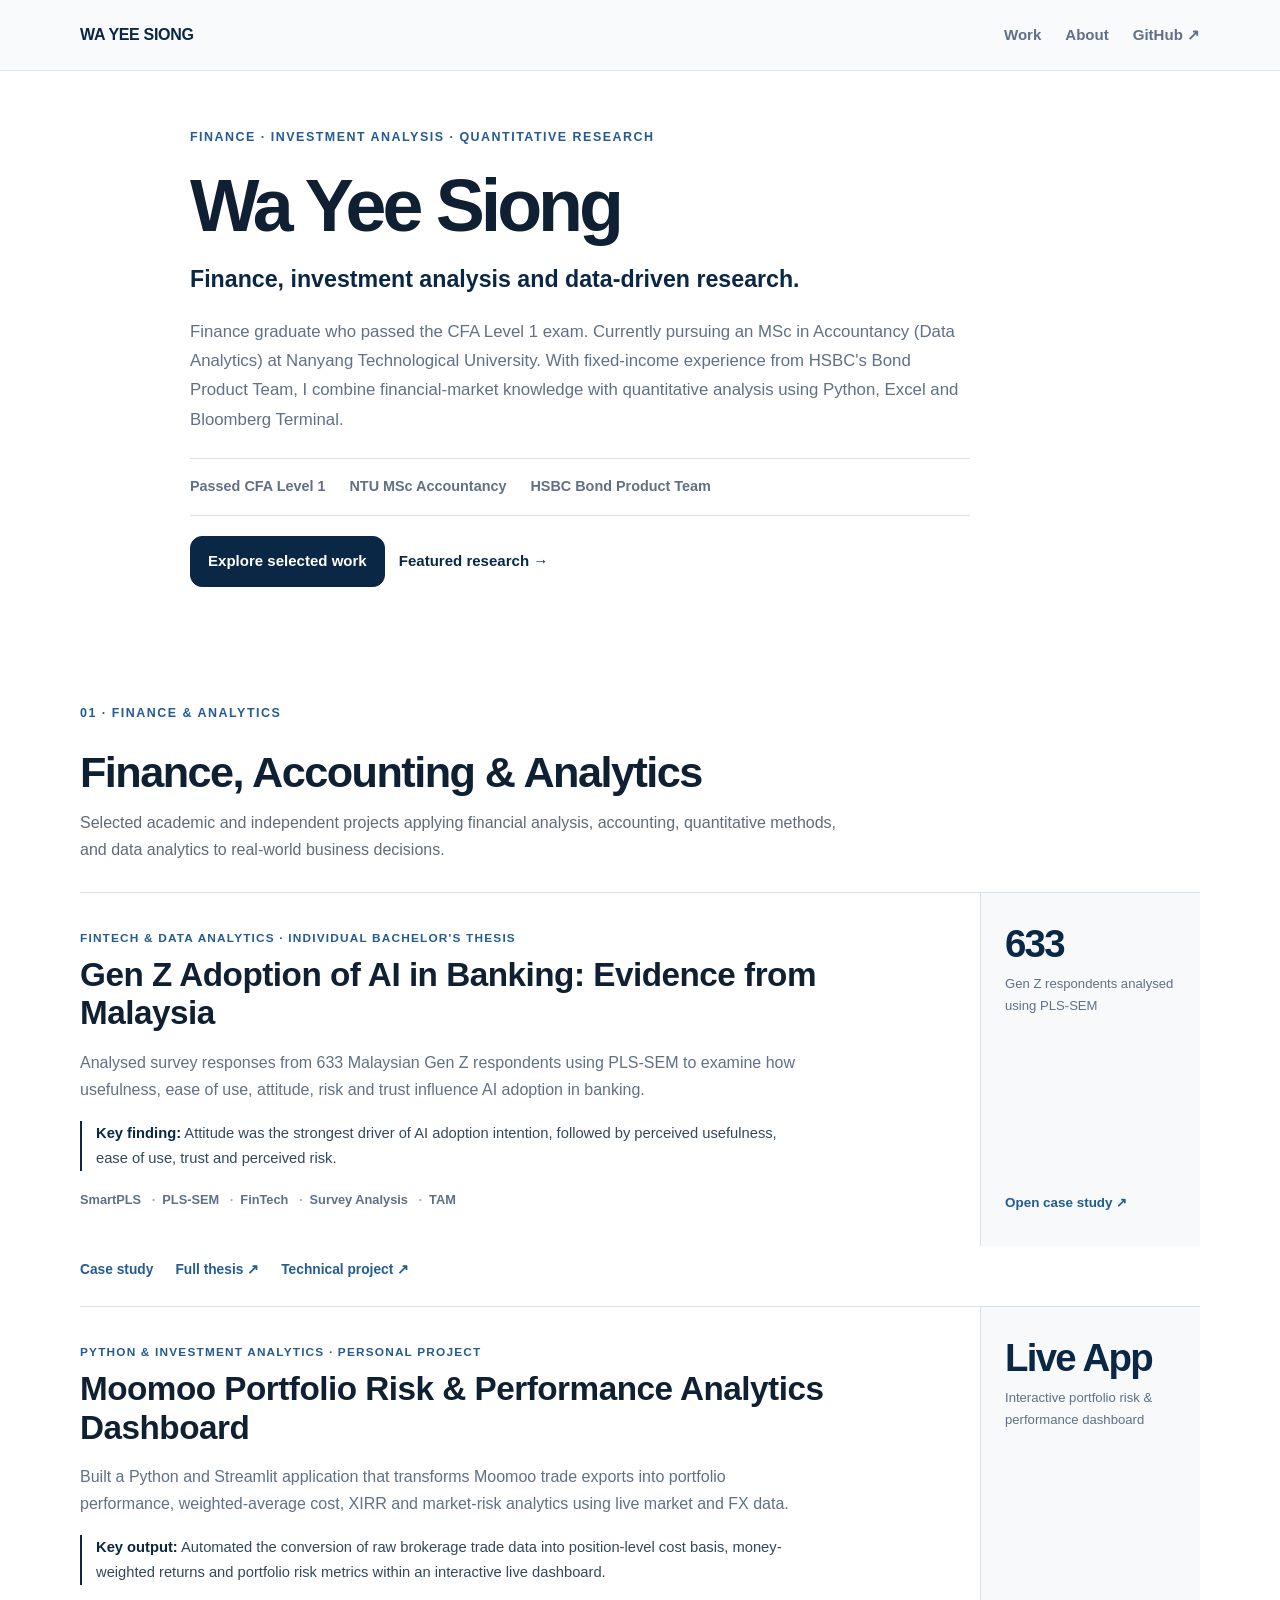
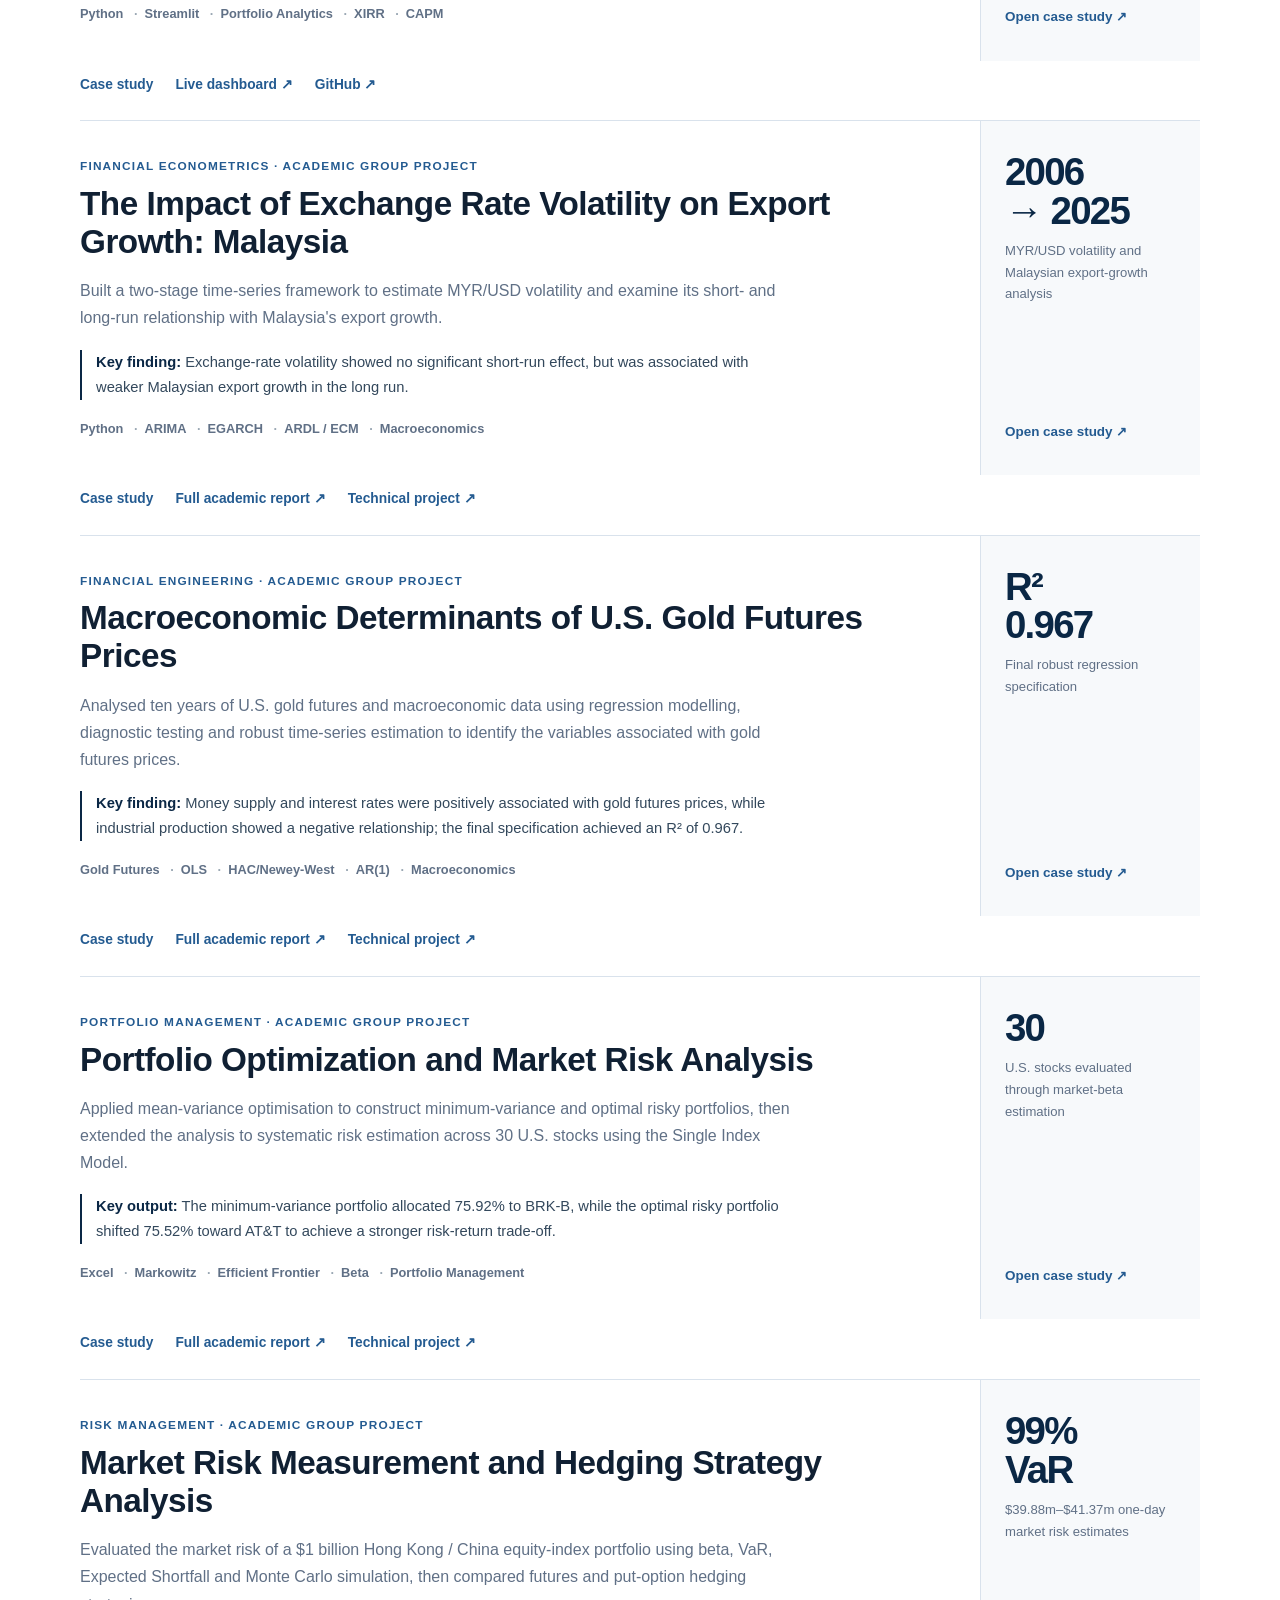
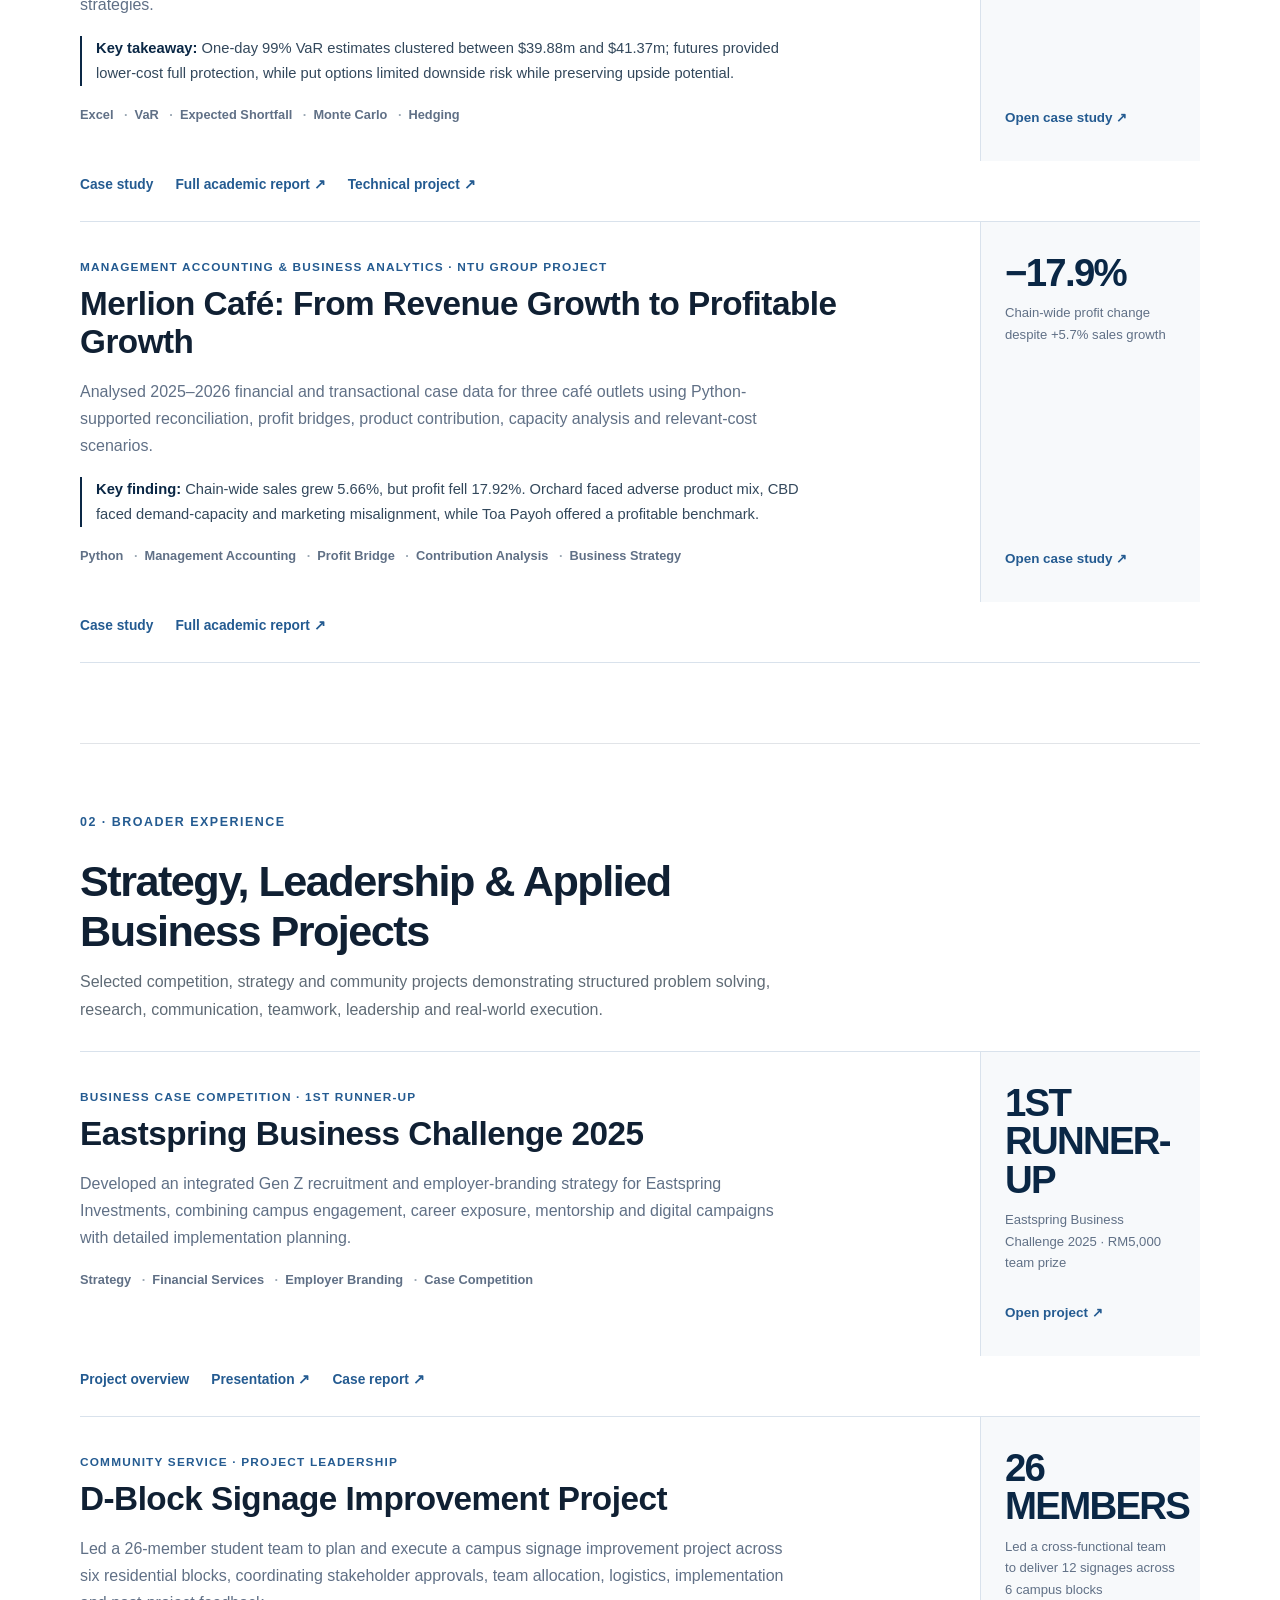
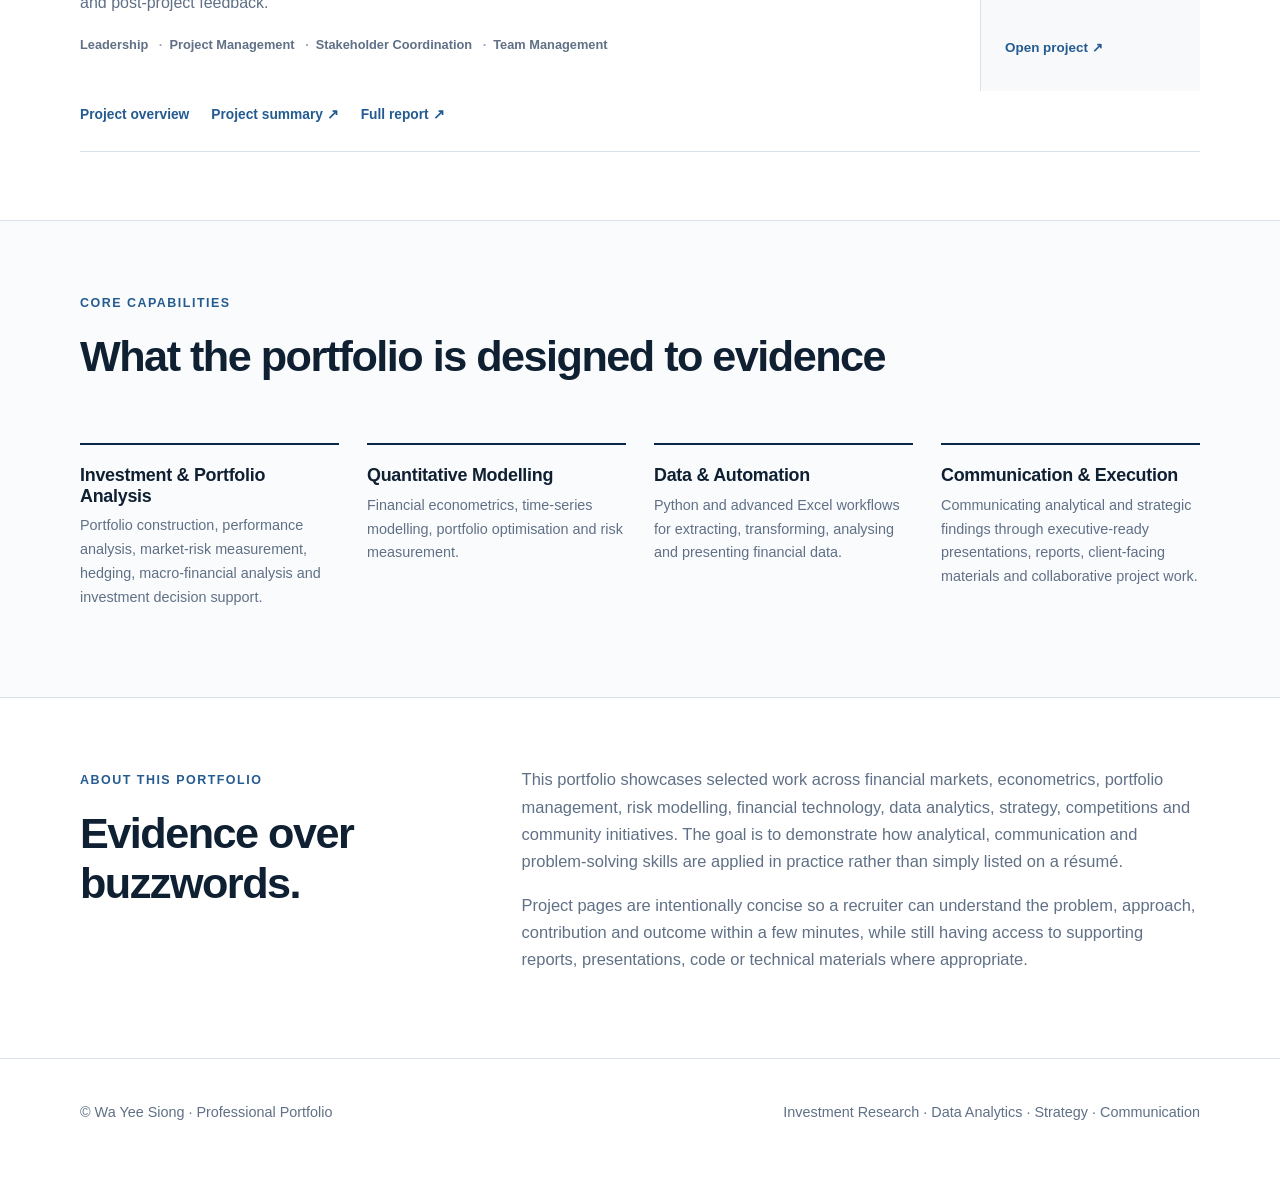
<file: index.html>
<!doctype html>
<html lang="en">
<head>
  <meta charset="utf-8" />
  <meta name="viewport" content="width=device-width, initial-scale=1" />
  <meta name="description" content="Wa Yee Siong's finance, quantitative analytics, leadership and professional project portfolio." />
  <meta name="theme-color" content="#0a2745" />
  <title>Wa Yee Siong | Professional Portfolio</title>
  <link rel="icon" href="assets/favicon.svg" type="image/svg+xml" />
  <link rel="stylesheet" href="styles.css" />
</head>

<body>
  <header class="topbar">
    <div class="container nav">
      <a class="brand" href="index.html">WA YEE SIONG</a>

      <nav class="navlinks" aria-label="Primary navigation">
        <a href="#projects">Work</a>
        <a href="#about">About</a>
        <a
          href="https://github.com/wayeesiong"
          target="_blank"
          rel="noopener"
        >
          GitHub ↗
        </a>
      </nav>
    </div>
  </header>

  <main>

  <!-- HERO -->
  <section class="hero">
    <div class="container hero-simple">
  
      <div class="eyebrow">
        Finance · Investment Analysis · Quantitative Research
      </div>
  
      <h1>Wa Yee Siong</h1>
  
      <p class="hero-role">
        Finance, investment analysis and data-driven research.
      </p>
  
      <p class="lead">
        Finance graduate who passed the CFA Level 1 exam. Currently pursuing an MSc in
        Accountancy (Data Analytics) at Nanyang Technological University.
        With fixed-income experience from HSBC's Bond Product Team, I combine
        financial-market knowledge with quantitative analysis using Python,
        Excel and Bloomberg Terminal.
      </p>
  
      <div class="hero-credentials">
        <span>Passed CFA Level 1</span>
        <span>NTU MSc Accountancy</span>
        <span>HSBC Bond Product Team</span>
      </div>
  
      <div class="hero-actions">
        <a class="button primary" href="#projects">
          Explore selected work
        </a>
  
        <a class="text-link" href="project-exchange-rate.html">
          Featured research →
        </a>
      </div>
  
    </div>
  </section>


    <!-- PROJECTS -->
    <section id="projects" class="section">
      <div class="container">

        <!-- ===================================================== -->
        <!-- CATEGORY 1: Finance, Accounting & Analytics -->
        <!-- ===================================================== -->
        
      <div class="project-group">

        <div class="project-group-header">
          <div class="eyebrow">01 · Finance & Analytics</div>
          <h2>Finance, Accounting & Analytics</h2>

          <p>
           Selected academic and independent projects applying financial analysis, accounting, quantitative methods, 
            and data analytics to real-world business decisions.
          </p>
        </div>

        <div class="project-list">
        <!-- THESIS PROJECT -->
        <article class="project-card">
          <a class="project-main-link"
             href="project-ai-banking-adoption.html"
             aria-label="Open Gen Z AI banking adoption thesis project">
        
            <div class="project-copy">
              <div class="project-kicker">
                FinTech & Data Analytics · Individual Bachelor's Thesis
              </div>
        
              <h3 class="project-title">
                Gen Z Adoption of AI in Banking: Evidence from Malaysia
              </h3>

              <p>
                Analysed survey responses from 633 Malaysian Gen Z respondents using PLS-SEM
                to examine how usefulness, ease of use, attitude, risk and trust influence
                AI adoption in banking.
              </p>
              
              <p class="project-takeaway">
                <strong>Key finding:</strong>
                Attitude was the strongest driver of AI adoption intention, followed by
                perceived usefulness, ease of use, trust and perceived risk.
              </p>
        
              <div class="tags">
                <span class="tag">SmartPLS</span>
                <span class="tag">PLS-SEM</span>
                <span class="tag">FinTech</span>
                <span class="tag">Survey Analysis</span>
                <span class="tag">TAM</span>
              </div>
            </div>
        
            <div class="project-visual">
              <div>
                <div class="visual-stat">633</div>
                <div class="visual-label">
                  Gen Z respondents analysed using PLS-SEM
                </div>
              </div>
        
              <div class="visual-arrow">
                Open case study ↗
              </div>
            </div>
        
          </a>
        
          <div class="project-links">
            <a href="project-ai-banking-adoption.html">
              Case study
            </a>
        
            <a href="assets/gen-z-ai-banking-adoption-malaysia-thesis.pdf"
               target="_blank"
               rel="noopener">
              Full thesis ↗
            </a>
        
            <a href="https://github.com/wayeesiong/gen-z-ai-banking-adoption-malaysia"
               target="_blank"
               rel="noopener">
              Technical project ↗
            </a>
          </div>
        </article>

          <!-- MOOMOO PORTFOLIO ANALYTICS -->
          <article class="project-card">
            <a class="project-main-link"
               href="project-moomoo-analytics.html"
               aria-label="Open Moomoo portfolio analytics project">
          
              <div class="project-copy">
                <div class="project-kicker">
                  Python & Investment Analytics · Personal Project
                </div>
          
                <h3 class="project-title">
                  Moomoo Portfolio Risk & Performance Analytics Dashboard
                </h3>

                <p>
                  Built a Python and Streamlit application that transforms Moomoo trade exports
                  into portfolio performance, weighted-average cost, XIRR and market-risk
                  analytics using live market and FX data.
                </p>
                
                <p class="project-takeaway">
                  <strong>Key output:</strong>
                  Automated the conversion of raw brokerage trade data into position-level
                  cost basis, money-weighted returns and portfolio risk metrics within an
                  interactive live dashboard.
                </p>
          
                <div class="tags">
                  <span class="tag">Python</span>
                  <span class="tag">Streamlit</span>
                  <span class="tag">Portfolio Analytics</span>
                  <span class="tag">XIRR</span>
                  <span class="tag">CAPM</span>
                </div>
              </div>
          
              <div class="project-visual">
                <div>
                  <div class="visual-stat">Live App</div>
                  <div class="visual-label">
                    Interactive portfolio risk & performance dashboard
                  </div>
                </div>
          
                <div class="visual-arrow">
                  Open case study ↗
                </div>
              </div>
          
            </a>
          
            <div class="project-links">
              <a href="project-moomoo-analytics.html">
                Case study
              </a>
          
              <a href="https://moomoo-portfolio-analytics-ujnfyawizhbyvuzhdh5xlx.streamlit.app/"
                 target="_blank"
                 rel="noopener">
                Live dashboard ↗
              </a>
          
              <a href="https://github.com/wayeesiong/moomoo-portfolio-analytics"
                 target="_blank"
                 rel="noopener">
                GitHub ↗
              </a>
            </div>
          </article>
          
          <!-- EXCHANGE RATE PROJECT -->
          <article class="project-card">

            <a
              class="project-main-link"
              href="project-exchange-rate.html"
              aria-label="Open exchange rate volatility project"
            >

              <div class="project-copy">

                <div class="project-kicker">
                  Financial Econometrics · Academic Group Project
                </div>

                <h3 class="project-title">
                  The Impact of Exchange Rate Volatility on Export Growth:
                  Malaysia
                </h3>

                <p>
                  Built a two-stage time-series framework to estimate MYR/USD volatility
                  and examine its short- and long-run relationship with Malaysia's export growth.
                </p>
                
                <p class="project-takeaway">
                  <strong>Key finding:</strong>
                  Exchange-rate volatility showed no significant short-run effect,
                  but was associated with weaker Malaysian export growth in the long run.
                </p>

                <div class="tags">
                  <span class="tag">Python</span>
                  <span class="tag">ARIMA</span>
                  <span class="tag">EGARCH</span>
                  <span class="tag">ARDL / ECM</span>
                  <span class="tag">Macroeconomics</span>
                </div>

              </div>


              <div class="project-visual">

                <div>
                  <div class="visual-stat">
                    2006<br>→ 2025
                  </div>

                  <div class="visual-label">
                    MYR/USD volatility and Malaysian export-growth analysis
                  </div>
                </div>

                <div class="visual-arrow">
                  Open case study ↗
                </div>

              </div>

            </a>


            <div class="project-links">

              <a href="project-exchange-rate.html">
                Case study
              </a>

              <a
                href="assets/exchange-rate-volatility-export-growth-malaysia.pdf"
                target="_blank"
                rel="noopener"
              >
                Full academic report ↗
              </a>

              <a
                href="https://github.com/wayeesiong/exchange-rate-volatility-malaysia/blob/main/README.md"
                target="_blank"
                rel="noopener"
              >
                Technical project ↗
              </a>

            </div>

          </article>


          <!-- GOLD FUTURES PROJECT -->
          <article class="project-card">
          
            <a
              class="project-main-link"
              href="project-gold-futures.html"
              aria-label="Open gold futures project"
            >
          
              <div class="project-copy">
          
                <div class="project-kicker">
                  Financial Engineering · Academic Group Project
                </div>
          
                <h3 class="project-title">
                  Macroeconomic Determinants of U.S. Gold Futures Prices
                </h3>

                <p>
                  Analysed ten years of U.S. gold futures and macroeconomic data using
                  regression modelling, diagnostic testing and robust time-series estimation
                  to identify the variables associated with gold futures prices.
                </p>
                
                <p class="project-takeaway">
                  <strong>Key finding:</strong>
                  Money supply and interest rates were positively associated with gold
                  futures prices, while industrial production showed a negative relationship;
                  the final specification achieved an R² of 0.967.
                </p>
          
                <div class="tags">
                  <span class="tag">Gold Futures</span>
                  <span class="tag">OLS</span>
                  <span class="tag">HAC/Newey-West</span>
                  <span class="tag">AR(1)</span>
                  <span class="tag">Macroeconomics</span>
                </div>
          
              </div>
          
              <div class="project-visual">
          
                <div>
                  <div class="visual-stat">
                    R²<br>0.967
                  </div>
                  
                  <div class="visual-label">
                    Final robust regression specification
                  </div>
                </div>
          
                <div class="visual-arrow">
                  Open case study ↗
                </div>
          
              </div>
          
            </a>
          
          
            <div class="project-links">
          
              <a href="project-gold-futures.html">
                Case study
              </a>
          
              <a
                href="assets/gold-futures-macroeconomic-analysis.pdf"
                target="_blank"
                rel="noopener"
              >
                Full academic report ↗
              </a>
          
              <a
                href="https://github.com/wayeesiong/gold-futures-macroeconomic-analysis"
                target="_blank"
                rel="noopener"
              >
                Technical project ↗
              </a>
            </div>

          </article>
          
          <!-- PORTFOLIO OPTIMIZATION PROJECT -->
          <article class="project-card">
          
            <a
              class="project-main-link"
              href="project-portfolio-optimization.html"
              aria-label="Open portfolio optimization project"
            >
          
              <div class="project-copy">
          
                <div class="project-kicker">
                  Portfolio Management · Academic Group Project
                </div>
          
                <h3 class="project-title">
                  Portfolio Optimization and Market Risk Analysis
                </h3>

                <p>
                  Applied mean-variance optimisation to construct minimum-variance and optimal
                  risky portfolios, then extended the analysis to systematic risk estimation
                  across 30 U.S. stocks using the Single Index Model.
                </p>
                
                <p class="project-takeaway">
                  <strong>Key output:</strong>
                  The minimum-variance portfolio allocated 75.92% to BRK-B, while the
                  optimal risky portfolio shifted 75.52% toward AT&T to achieve a stronger
                  risk-return trade-off.
                </p>
          
                <div class="tags">
                  <span class="tag">Excel</span>
                  <span class="tag">Markowitz</span>
                  <span class="tag">Efficient Frontier</span>
                  <span class="tag">Beta</span>
                  <span class="tag">Portfolio Management</span>
                </div>
          
              </div>
          
          
              <div class="project-visual">
          
                <div>
                  <div class="visual-stat">
                    30
                  </div>
                  
                  <div class="visual-label">
                    U.S. stocks evaluated through market-beta estimation
                  </div>
                </div>
          
                <div class="visual-arrow">
                  Open case study ↗
                </div>
          
              </div>
          
            </a>
          
          
            <div class="project-links">
          
              <a href="project-portfolio-optimization.html">
                Case study
              </a>
          
              <a
                href="assets/portfolio-optimization-market-risk-analysis.pdf"
                target="_blank"
                rel="noopener"
              >
                Full academic report ↗
              </a>
          
              <a
                href="https://github.com/wayeesiong/portfolio-optimization-market-risk"
                target="_blank"
                rel="noopener"
              >
                Technical project ↗
              </a>
          
            </div>

                    </article>
          <!-- MARKET RISK PROJECT -->
          <article class="project-card">
          
            <a
              class="project-main-link"
              href="project-market-risk.html"
              aria-label="Open market risk measurement and hedging project"
            >
          
              <div class="project-copy">
          
                <div class="project-kicker">
                  Risk Management · Academic Group Project
                </div>
          
                <h3 class="project-title">
                  Market Risk Measurement and Hedging Strategy Analysis
                </h3>
          
                <p>
                  Evaluated the market risk of a $1 billion Hong Kong / China equity-index
                  portfolio using beta, VaR, Expected Shortfall and Monte Carlo simulation,
                  then compared futures and put-option hedging strategies.
                </p>

                <p class="project-takeaway">
                  <strong>Key takeaway:</strong>
                  One-day 99% VaR estimates clustered between $39.88m and $41.37m;
                  futures provided lower-cost full protection, while put options limited
                  downside risk while preserving upside potential.
                </p>
          
                <div class="tags">
                  <span class="tag">Excel</span>
                  <span class="tag">VaR</span>
                  <span class="tag">Expected Shortfall</span>
                  <span class="tag">Monte Carlo</span>
                  <span class="tag">Hedging</span>
                </div>
          
              </div>
          
              <div class="project-visual">
          
                <div>
                  <div class="visual-stat">
                    99%<br>VaR
                  </div>
          
                  <div class="visual-label">
                    $39.88m–$41.37m one-day market risk estimates
                  </div>
                </div>
          
                <div class="visual-arrow">
                  Open case study ↗
                </div>
          
              </div>
          
            </a>
          
            <div class="project-links">
          
              <a href="project-market-risk.html">
                Case study
              </a>
          
              <a
                href="assets/market-risk-measurement-hedging-analysis.pdf"
                target="_blank"
                rel="noopener"
              >
                Full academic report ↗
              </a>
          
              <a
                href="https://github.com/wayeesiong/market-risk-measurement-hedging"
                target="_blank"
                rel="noopener"
              >
                Technical project ↗
              </a>
          
            </div>
          
          </article>
          
          <!-- MERLION CAFÉ CASE STUDY -->
          <article class="project-card">
            <a class="project-main-link" href="project-merlion-cafe.html" aria-label="Open Merlion Café business analytics case study">
              <div class="project-copy">
                <div class="project-kicker">Management Accounting &amp; Business Analytics · NTU Group Project</div>
                <h3 class="project-title">Merlion Café: From Revenue Growth to Profitable Growth</h3>
                <p>Analysed 2025–2026 financial and transactional case data for three café outlets using Python-supported reconciliation, profit bridges, product contribution, capacity analysis and relevant-cost scenarios.</p>
                <p class="project-takeaway"><strong>Key finding:</strong> Chain-wide sales grew 5.66%, but profit fell 17.92%. Orchard faced adverse product mix, CBD faced demand-capacity and marketing misalignment, while Toa Payoh offered a profitable benchmark.</p>
                <div class="tags">
                  <span class="tag">Python</span>
                  <span class="tag">Management Accounting</span>
                  <span class="tag">Profit Bridge</span>
                  <span class="tag">Contribution Analysis</span>
                  <span class="tag">Business Strategy</span>
                </div>
              </div>
              <div class="project-visual">
                <div>
                  <div class="visual-stat">−17.9%</div>
                  <div class="visual-label">Chain-wide profit change despite +5.7% sales growth</div>
                </div>
                <div class="visual-arrow">Open case study ↗</div>
              </div>
            </a>
            <div class="project-links">
              <a href="project-merlion-cafe.html">Case study</a>
              <a href="assets/merlion-cafe-management-accounting-report.pdf" target="_blank" rel="noopener">Full academic report ↗</a>
            </div>
          </article>
       
        </div> <!-- end project-list -->

      </div> <!-- end Finance & Quantitative project-group -->

        <!-- ===================================================== -->
        <!-- CATEGORY 2: BROADER PROFESSIONAL PROJECTS -->
        <!-- ===================================================== -->

        <div class="project-group project-group-secondary">

         <div class="project-group-header">
         
            <div class="eyebrow">
              02 · Broader Experience
            </div>
          
            <h2>
              Strategy, Leadership & Applied Business Projects
            </h2>
          
            <p>
              Selected competition, strategy and community projects demonstrating
              structured problem solving, research, communication, teamwork,
              leadership and real-world execution.
            </p>
          
          </div>

          <div class="project-list"> 

          <!-- EASTSPRING PROJECT -->
          <article class="project-card">
          
            <a
              class="project-main-link"
              href="project-eastspring-business-case.html"
              aria-label="Open Eastspring Business Challenge 2025 project"
            >
          
              <div class="project-copy">
          
                <div class="project-kicker">
                  Business Case Competition · 1st Runner-Up
                </div>
          
                <h3 class="project-title">
                  Eastspring Business Challenge 2025
                </h3>
          
                <p>
                  Developed an integrated Gen Z recruitment and employer-branding
                  strategy for Eastspring Investments, combining campus engagement,
                  career exposure, mentorship and digital campaigns with detailed
                  implementation planning.
                </p>
          
                <div class="tags">
                  <span class="tag">Strategy</span>
                  <span class="tag">Financial Services</span>
                  <span class="tag">Employer Branding</span>
                  <span class="tag">Case Competition</span>
                </div>
          
              </div>
          
          
              <div class="project-visual">
          
                <div>
          
                  <div class="visual-stat">
                    1ST<br>RUNNER-UP
                  </div>
          
                  <div class="visual-label">
                    Eastspring Business Challenge 2025 · RM5,000 team prize
                  </div>
          
                </div>
          
                <div class="visual-arrow">
                  Open project ↗
                </div>
          
              </div>
          
            </a>
          
          
            <div class="project-links">
          
              <a href="project-eastspring-business-case.html">
                Project overview
              </a>
          
              <a
                href="https://canva.link/gupi6ijlaqlojj3"
                target="_blank"
                rel="noopener"
              >
                Presentation ↗
              </a>
          
              <a
                href="assets/eastspring-business-case-report.pdf"
                target="_blank"
                rel="noopener"
              >
                Case report ↗
              </a>
          
            </div>
          
          </article>

          <!-- D-BLOCK PROJECT -->
          <article class="project-card">
          
            <a
              class="project-main-link"
              href="project-d-block-signage.html"
              aria-label="Open D-Block Signage Improvement Project"
            >
          
              <div class="project-copy">
          
                <div class="project-kicker">
                  Community Service · Project Leadership
                </div>
          
                <h3 class="project-title">
                  D-Block Signage Improvement Project
                </h3>
          
                <p>
                  Led a 26-member student team to plan and execute a campus signage
                  improvement project across six residential blocks, coordinating
                  stakeholder approvals, team allocation, logistics, implementation
                  and post-project feedback.
                </p>
          
                <div class="tags">
                  <span class="tag">Leadership</span>
                  <span class="tag">Project Management</span>
                  <span class="tag">Stakeholder Coordination</span>
                  <span class="tag">Team Management</span>
                </div>
          
              </div>
          
          
              <div class="project-visual">
          
                <div>
          
                  <div class="visual-stat">
                    26<br>MEMBERS
                  </div>
          
                  <div class="visual-label">
                    Led a cross-functional team to deliver 12 signages across 6 campus blocks
                  </div>
          
                </div>
          
                <div class="visual-arrow">
                  Open project ↗
                </div>
          
              </div>
          
            </a>
          
          
            <div class="project-links">
          
              <a href="project-d-block-signage.html">
                Project overview
              </a>
          
              <a
                href="assets/d-block-signage-project-summary.pdf"
                target="_blank"
                rel="noopener"
              >
                Project summary ↗
              </a>
          
              <a
                href="assets/d-block-signage-full-report.pdf"
                target="_blank"
                rel="noopener"
              >
                Full report ↗
              </a>
          
            </div>
          </div>
          </article>
        </div>

      </div>
    </section>


    <!-- CAPABILITIES -->
    <section id="capabilities" class="section section-soft">

      <div class="container">

        <div class="section-header">

          <div>
            <div class="eyebrow">Core capabilities</div>
            <h2>What the portfolio is designed to evidence</h2>
          </div>

        </div>


        <div class="capability-grid">

          <div class="capability">
            <span class="capability-num">01</span>

            <h3>Investment & Portfolio Analysis</h3>
              <p>
                Portfolio construction, performance analysis, market-risk measurement,
                hedging, macro-financial analysis and investment decision support.
              </p>
          </div>


          <div class="capability">
            <span class="capability-num">02</span>

            <h3>Quantitative Modelling</h3>

            <p>
              Financial econometrics, time-series modelling, portfolio
              optimisation and risk measurement.
            </p>
          </div>


          <div class="capability">
            <span class="capability-num">03</span>

            <h3>Data & Automation</h3>

            <p>
              Python and advanced Excel workflows for extracting,
              transforming, analysing and presenting financial data.
            </p>
          </div>


          <div class="capability">
            <span class="capability-num">04</span>

            <h3>Communication & Execution</h3>

            <p>
              Communicating analytical and strategic findings through
              executive-ready presentations, reports, client-facing
              materials and collaborative project work.
            </p>
          </div>

        </div>

      </div>
    </section>


    <!-- ABOUT -->
    <section id="about" class="section">

      <div class="container about-grid">

        <div>
          <div class="eyebrow">About this portfolio</div>
          <h2>Evidence over buzzwords.</h2>
        </div>


        <div class="about-copy">

           <p>
            This portfolio showcases selected work across financial markets,
            econometrics, portfolio management, risk modelling, financial technology,
            data analytics, strategy, competitions and community initiatives. The goal
            is to demonstrate how analytical, communication and problem-solving skills
            are applied in practice rather than simply listed on a résumé.
          </p>

          <p>
            Project pages are intentionally concise so a recruiter can understand the
            problem, approach, contribution and outcome within a few minutes, while still
            having access to supporting reports, presentations, code or technical
            materials where appropriate.
          </p>

        </div>

      </div>

    </section>

  </main>


  <!-- FOOTER -->
  <footer class="footer">

    <div class="container footer-row">

      <span>
        © Wa Yee Siong · Professional Portfolio
      </span>

      <span>
        Investment Research · Data Analytics · Strategy · Communication
      </span>

    </div>

  </footer>

</body>
</html>
</file>
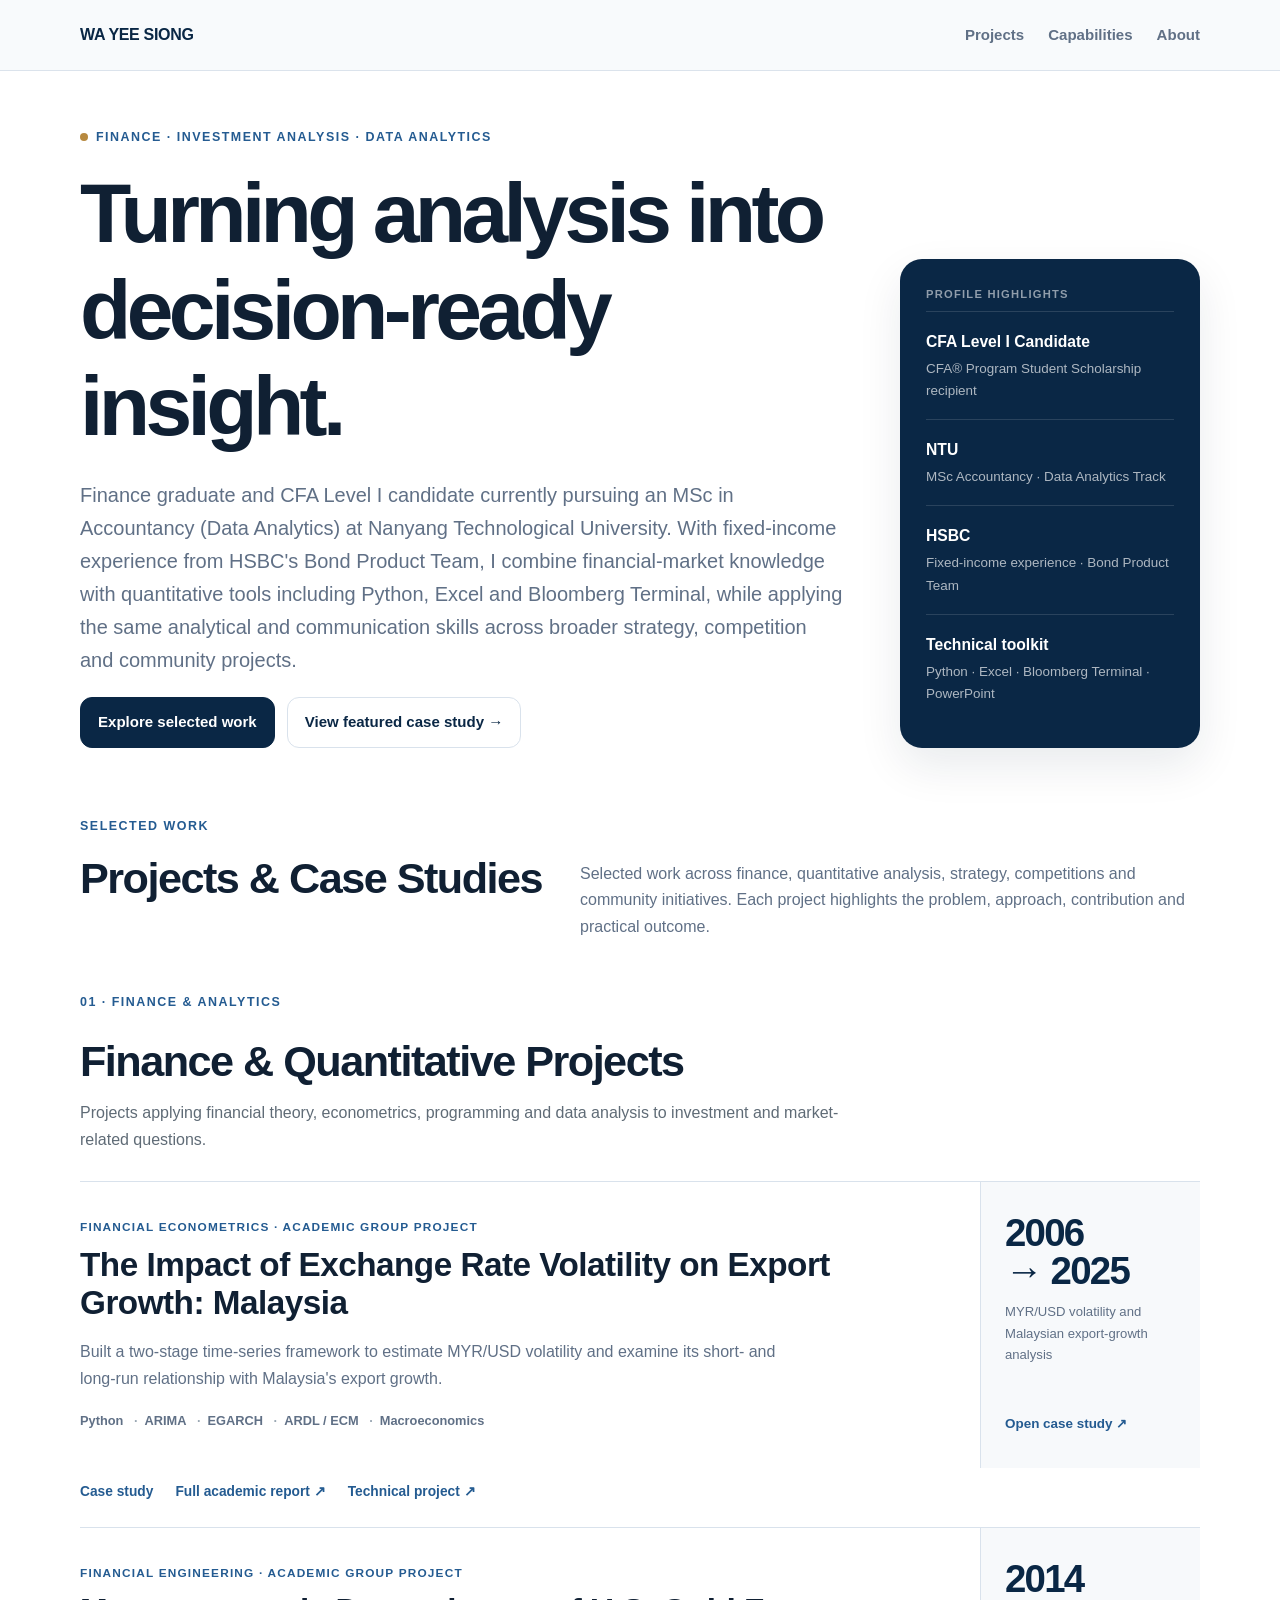
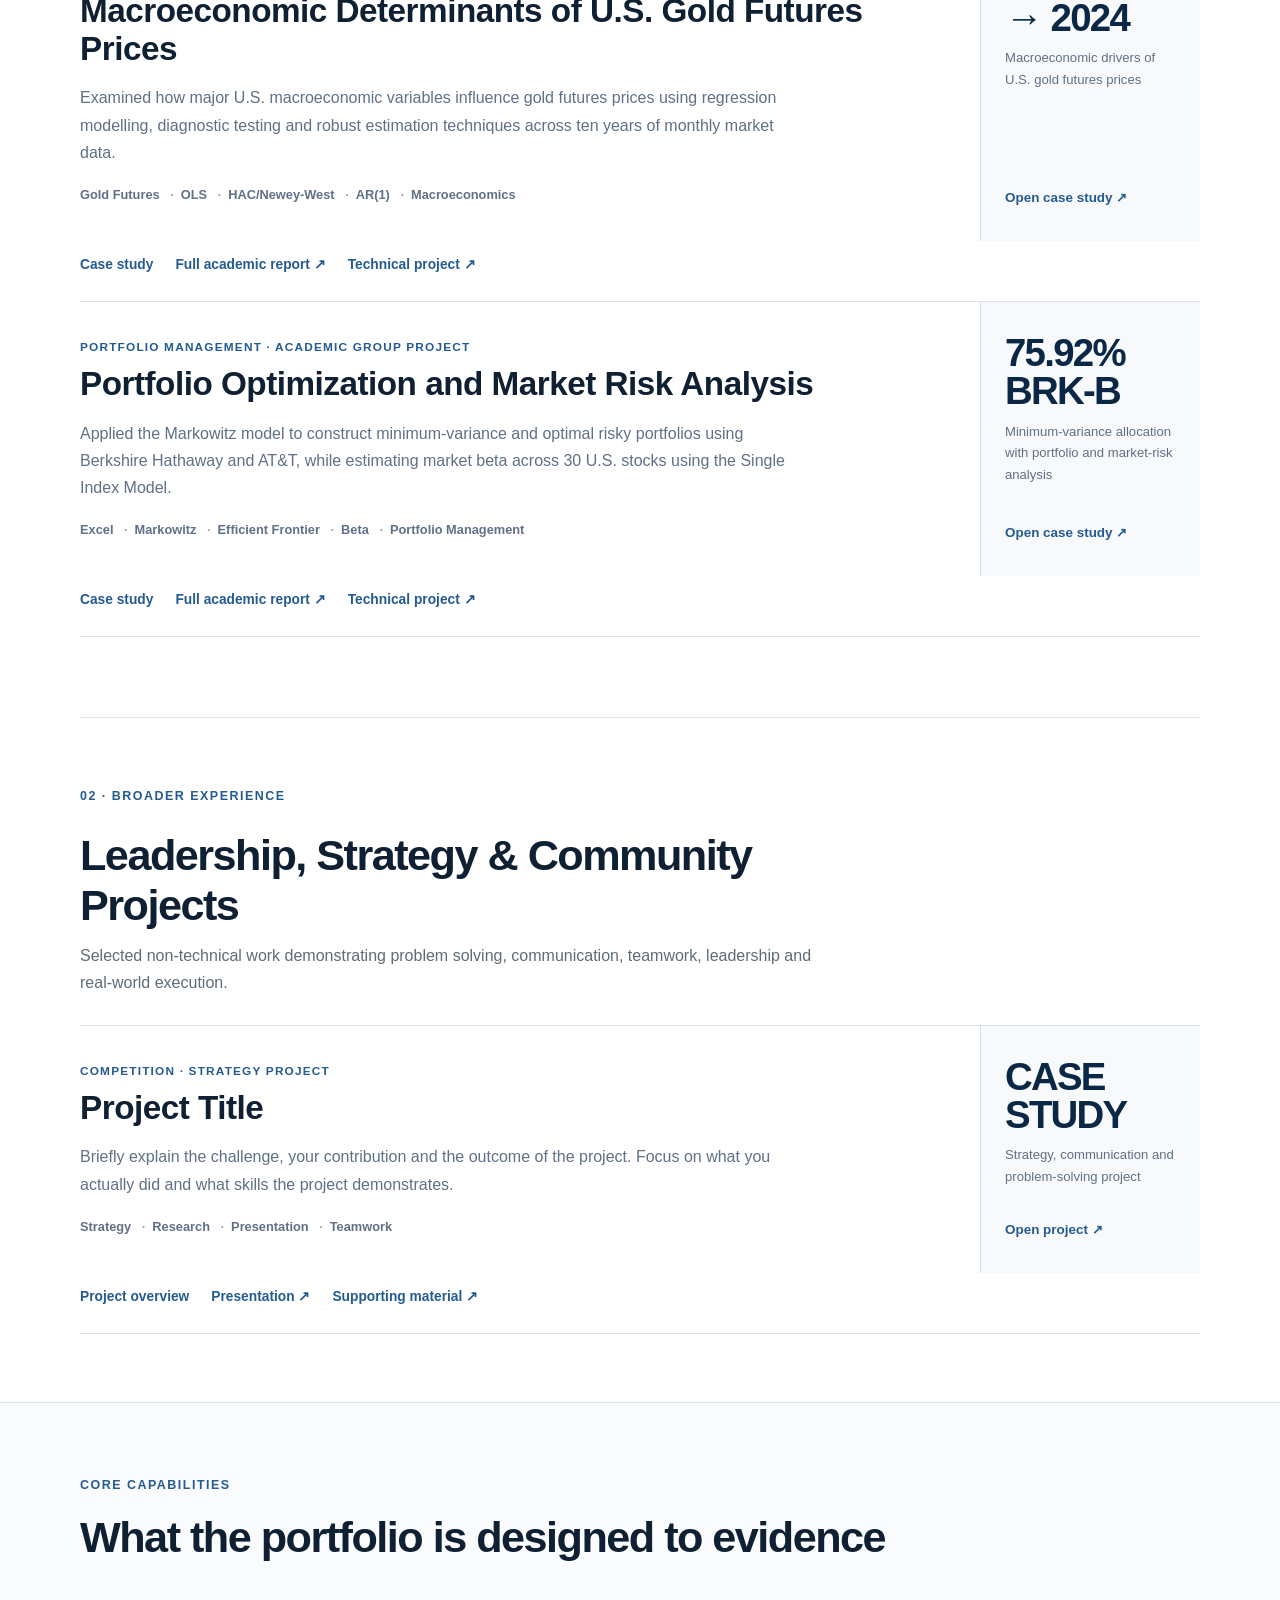
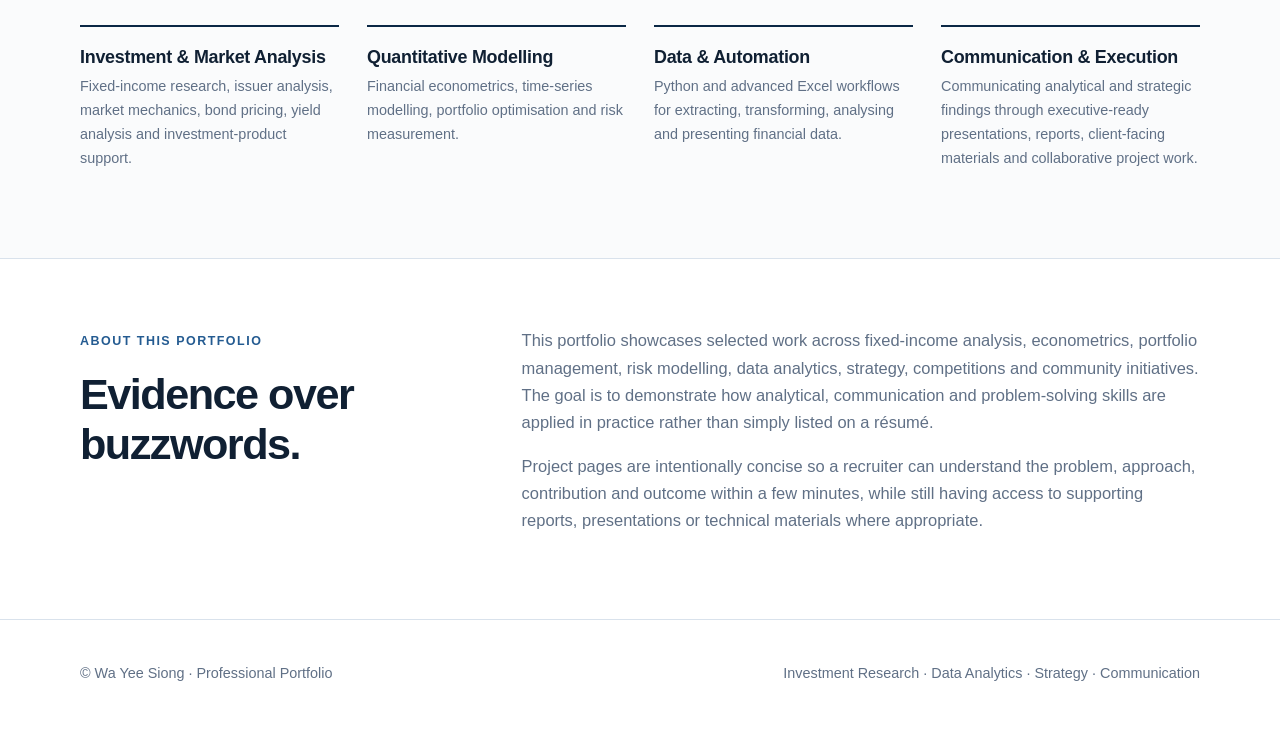
<file: index-fixed.html>
<!doctype html>
<html lang="en">
<head>
  <meta charset="utf-8" />
  <meta name="viewport" content="width=device-width, initial-scale=1" />
  <meta name="description" content="Wa Yee Siong's finance, quantitative analytics, leadership and professional project portfolio." />
  <meta name="theme-color" content="#0a2745" />
  <title>Wa Yee Siong | Professional Portfolio</title>
  <link rel="icon" href="assets/favicon.svg" type="image/svg+xml" />
  <link rel="stylesheet" href="styles.css" />
</head>

<body>
  <header class="topbar">
    <div class="container nav">
      <a class="brand" href="index.html">WA YEE SIONG</a>

      <nav class="navlinks" aria-label="Primary navigation">
        <a href="#projects">Projects</a>
        <a href="#capabilities">Capabilities</a>
        <a href="#about">About</a>
      </nav>
    </div>
  </header>

  <main>

    <!-- HERO -->
    <section class="hero">
      <div class="container hero-grid">

        <div>
          <div class="eyebrow">
            <span class="dot"></span>
            Finance · Investment Analysis · Data Analytics
          </div>

          <h1>Turning analysis into decision-ready insight.</h1>

          <p class="lead">
            Finance graduate and CFA Level I candidate currently pursuing an MSc in
            Accountancy (Data Analytics) at Nanyang Technological University.
            With fixed-income experience from HSBC's Bond Product Team, I combine
            financial-market knowledge with quantitative tools including Python,
            Excel and Bloomberg Terminal, while applying the same analytical and
            communication skills across broader strategy, competition and
            community projects.
          </p>

          <div class="hero-actions">
            <a class="button primary" href="#projects">Explore selected work</a>

            <a class="button secondary" href="project-exchange-rate.html">
              View featured case study →
            </a>
          </div>
        </div>

        <aside class="profile-panel" aria-label="Profile highlights">

          <div class="profile-label">Profile highlights</div>

          <div class="profile-item">
            <strong>CFA Level I Candidate</strong>
            <span>CFA® Program Student Scholarship recipient</span>
          </div>

          <div class="profile-item">
            <strong>NTU</strong>
            <span>MSc Accountancy · Data Analytics Track</span>
          </div>

          <div class="profile-item">
            <strong>HSBC</strong>
            <span>Fixed-income experience · Bond Product Team</span>
          </div>

          <div class="profile-item">
            <strong>Technical toolkit</strong>
            <span>Python · Excel · Bloomberg Terminal · PowerPoint</span>
          </div>

        </aside>

      </div>
    </section>


    <!-- PROJECTS -->
    <section id="projects" class="section">
      <div class="container">

        <div class="section-header">
          <div>
            <div class="eyebrow">Selected work</div>
            <h2>Projects & Case Studies</h2>
          </div>

          <p>
            Selected work across finance, quantitative analysis, strategy,
            competitions and community initiatives. Each project highlights
            the problem, approach, contribution and practical outcome.
          </p>
        </div>


        <!-- ===================================================== -->
        <!-- CATEGORY 1: FINANCE & QUANTITATIVE PROJECTS -->
        <!-- ===================================================== -->
        
      <div class="project-group">

        <div class="project-group-header">
          <div class="eyebrow">01 · Finance & Analytics</div>
          <h2>Finance & Quantitative Projects</h2>

          <p>
            Projects applying financial theory, econometrics, programming
            and data analysis to investment and market-related questions.
          </p>
        </div>

        <div class="project-list">
          <!-- EXCHANGE RATE PROJECT -->
          <article class="project-card">

            <a
              class="project-main-link"
              href="project-exchange-rate.html"
              aria-label="Open exchange rate volatility project"
            >

              <div class="project-copy">

                <div class="project-kicker">
                  Financial Econometrics · Academic Group Project
                </div>

                <h3 class="project-title">
                  The Impact of Exchange Rate Volatility on Export Growth:
                  Malaysia
                </h3>

                <p>
                  Built a two-stage time-series framework to estimate MYR/USD
                  volatility and examine its short- and long-run relationship
                  with Malaysia's export growth.
                </p>

                <div class="tags">
                  <span class="tag">Python</span>
                  <span class="tag">ARIMA</span>
                  <span class="tag">EGARCH</span>
                  <span class="tag">ARDL / ECM</span>
                  <span class="tag">Macroeconomics</span>
                </div>

              </div>


              <div class="project-visual">

                <div>
                  <div class="visual-stat">
                    2006<br>→ 2025
                  </div>

                  <div class="visual-label">
                    MYR/USD volatility and Malaysian export-growth analysis
                  </div>
                </div>

                <div class="visual-arrow">
                  Open case study ↗
                </div>

              </div>

            </a>


            <div class="project-links">

              <a href="project-exchange-rate.html">
                Case study
              </a>

              <a
                href="assets/exchange-rate-volatility-export-growth-malaysia.pdf"
                target="_blank"
                rel="noopener"
              >
                Full academic report ↗
              </a>

              <a
                href="https://github.com/wayeesiong/exchange-rate-volatility-malaysia/blob/main/README.md"
                target="_blank"
                rel="noopener"
              >
                Technical project ↗
              </a>

            </div>

          </article>


          <!-- GOLD FUTURES PROJECT -->
          <article class="project-card">
          
            <a
              class="project-main-link"
              href="project-gold-futures.html"
              aria-label="Open gold futures project"
            >
          
              <div class="project-copy">
          
                <div class="project-kicker">
                  Financial Engineering · Academic Group Project
                </div>
          
                <h3 class="project-title">
                  Macroeconomic Determinants of U.S. Gold Futures Prices
                </h3>
          
                <p>
                  Examined how major U.S. macroeconomic variables influence gold futures
                  prices using regression modelling, diagnostic testing and robust
                  estimation techniques across ten years of monthly market data.
                </p>
          
                <div class="tags">
                  <span class="tag">Gold Futures</span>
                  <span class="tag">OLS</span>
                  <span class="tag">HAC/Newey-West</span>
                  <span class="tag">AR(1)</span>
                  <span class="tag">Macroeconomics</span>
                </div>
          
              </div>
          
              <div class="project-visual">
          
                <div>
                  <div class="visual-stat">
                    2014<br>→ 2024
                  </div>
          
                  <div class="visual-label">
                    Macroeconomic drivers of U.S. gold futures prices
                  </div>
                </div>
          
                <div class="visual-arrow">
                  Open case study ↗
                </div>
          
              </div>
          
            </a>
          
          
            <div class="project-links">
          
              <a href="project-gold-futures.html">
                Case study
              </a>
          
              <a
                href="assets/gold-futures-macroeconomic-analysis.pdf"
                target="_blank"
                rel="noopener"
              >
                Full academic report ↗
              </a>
          
              <a
                href="https://github.com/wayeesiong/gold-futures-macroeconomic-analysis"
                target="_blank"
                rel="noopener"
              >
                Technical project ↗
              </a>
            </div>

          </article>
          
          <!-- PORTFOLIO OPTIMIZATION PROJECT -->
          <article class="project-card">
          
            <a
              class="project-main-link"
              href="project-portfolio-optimization.html"
              aria-label="Open portfolio optimization project"
            >
          
              <div class="project-copy">
          
                <div class="project-kicker">
                  Portfolio Management · Academic Group Project
                </div>
          
                <h3 class="project-title">
                  Portfolio Optimization and Market Risk Analysis
                </h3>
          
                <p>
                  Applied the Markowitz model to construct minimum-variance and optimal
                  risky portfolios using Berkshire Hathaway and AT&T, while estimating
                  market beta across 30 U.S. stocks using the Single Index Model.
                </p>
          
                <div class="tags">
                  <span class="tag">Excel</span>
                  <span class="tag">Markowitz</span>
                  <span class="tag">Efficient Frontier</span>
                  <span class="tag">Beta</span>
                  <span class="tag">Portfolio Management</span>
                </div>
          
              </div>
          
          
              <div class="project-visual">
          
                <div>
                  <div class="visual-stat">
                    75.92%<br>BRK-B
                  </div>
          
                  <div class="visual-label">
                    Minimum-variance allocation with portfolio and market-risk analysis
                  </div>
                </div>
          
                <div class="visual-arrow">
                  Open case study ↗
                </div>
          
              </div>
          
            </a>
          
          
            <div class="project-links">
          
              <a href="project-portfolio-optimization.html">
                Case study
              </a>
          
              <a
                href="assets/portfolio-optimization-market-risk-analysis.pdf"
                target="_blank"
                rel="noopener"
              >
                Full academic report ↗
              </a>
          
              <a
                href="https://github.com/wayeesiong/portfolio-optimization-market-risk"
                target="_blank"
                rel="noopener"
              >
                Technical project ↗
              </a>
          
            </div>

          </article>

        </div> <!-- end project-list -->

      </div> <!-- end Finance & Quantitative project-group -->

        <!-- ===================================================== -->
        <!-- CATEGORY 2: BROADER PROFESSIONAL PROJECTS -->
        <!-- ===================================================== -->

        <div class="project-group project-group-secondary">

          <div class="project-group-header">
            <div class="eyebrow">02 · Broader Experience</div>

            <h2>Leadership, Strategy & Community Projects</h2>

            <p>
              Selected non-technical work demonstrating problem solving,
              communication, teamwork, leadership and real-world execution.
            </p>
          </div>


          <!--
          ============================================================
          EXAMPLE PROJECT CARD

          Replace this with your actual project.
          Duplicate the <article> block for additional projects.
          ============================================================
          -->

          <article class="project-card">

            <a
              class="project-main-link"
              href="#"
              aria-label="Open project"
            >

              <div class="project-copy">

                <div class="project-kicker">
                  Competition · Strategy Project
                </div>

                <h3 class="project-title">
                  Project Title
                </h3>

                <p>
                  Briefly explain the challenge, your contribution and the
                  outcome of the project. Focus on what you actually did and
                  what skills the project demonstrates.
                </p>

                <div class="tags">
                  <span class="tag">Strategy</span>
                  <span class="tag">Research</span>
                  <span class="tag">Presentation</span>
                  <span class="tag">Teamwork</span>
                </div>

              </div>


              <div class="project-visual">

                <div>
                  <div class="visual-stat">
                    CASE<br>STUDY
                  </div>

                  <div class="visual-label">
                    Strategy, communication and problem-solving project
                  </div>
                </div>

                <div class="visual-arrow">
                  Open project ↗
                </div>

              </div>

            </a>


            <div class="project-links">

              <a href="#">
                Project overview
              </a>

              <a
                href="#"
                target="_blank"
                rel="noopener"
              >
                Presentation ↗
              </a>

              <a
                href="#"
                target="_blank"
                rel="noopener"
              >
                Supporting material ↗
              </a>

            </div>

          </article>

        </div>

      </div>
    </section>


    <!-- CAPABILITIES -->
    <section id="capabilities" class="section section-soft">

      <div class="container">

        <div class="section-header">

          <div>
            <div class="eyebrow">Core capabilities</div>
            <h2>What the portfolio is designed to evidence</h2>
          </div>

        </div>


        <div class="capability-grid">

          <div class="capability">
            <span class="capability-num">01</span>

            <h3>Investment & Market Analysis</h3>

            <p>
              Fixed-income research, issuer analysis, market mechanics,
              bond pricing, yield analysis and investment-product support.
            </p>
          </div>


          <div class="capability">
            <span class="capability-num">02</span>

            <h3>Quantitative Modelling</h3>

            <p>
              Financial econometrics, time-series modelling, portfolio
              optimisation and risk measurement.
            </p>
          </div>


          <div class="capability">
            <span class="capability-num">03</span>

            <h3>Data & Automation</h3>

            <p>
              Python and advanced Excel workflows for extracting,
              transforming, analysing and presenting financial data.
            </p>
          </div>


          <div class="capability">
            <span class="capability-num">04</span>

            <h3>Communication & Execution</h3>

            <p>
              Communicating analytical and strategic findings through
              executive-ready presentations, reports, client-facing
              materials and collaborative project work.
            </p>
          </div>

        </div>

      </div>
    </section>


    <!-- ABOUT -->
    <section id="about" class="section">

      <div class="container about-grid">

        <div>
          <div class="eyebrow">About this portfolio</div>
          <h2>Evidence over buzzwords.</h2>
        </div>


        <div class="about-copy">

          <p>
            This portfolio showcases selected work across fixed-income
            analysis, econometrics, portfolio management, risk modelling,
            data analytics, strategy, competitions and community initiatives.
            The goal is to demonstrate how analytical, communication and
            problem-solving skills are applied in practice rather than simply
            listed on a résumé.
          </p>

          <p>
            Project pages are intentionally concise so a recruiter can
            understand the problem, approach, contribution and outcome within
            a few minutes, while still having access to supporting reports,
            presentations or technical materials where appropriate.
          </p>

        </div>

      </div>

    </section>

  </main>


  <!-- FOOTER -->
  <footer class="footer">

    <div class="container footer-row">

      <span>
        © Wa Yee Siong · Professional Portfolio
      </span>

      <span>
        Investment Research · Data Analytics · Strategy · Communication
      </span>

    </div>

  </footer>

</body>
</html>
</file>
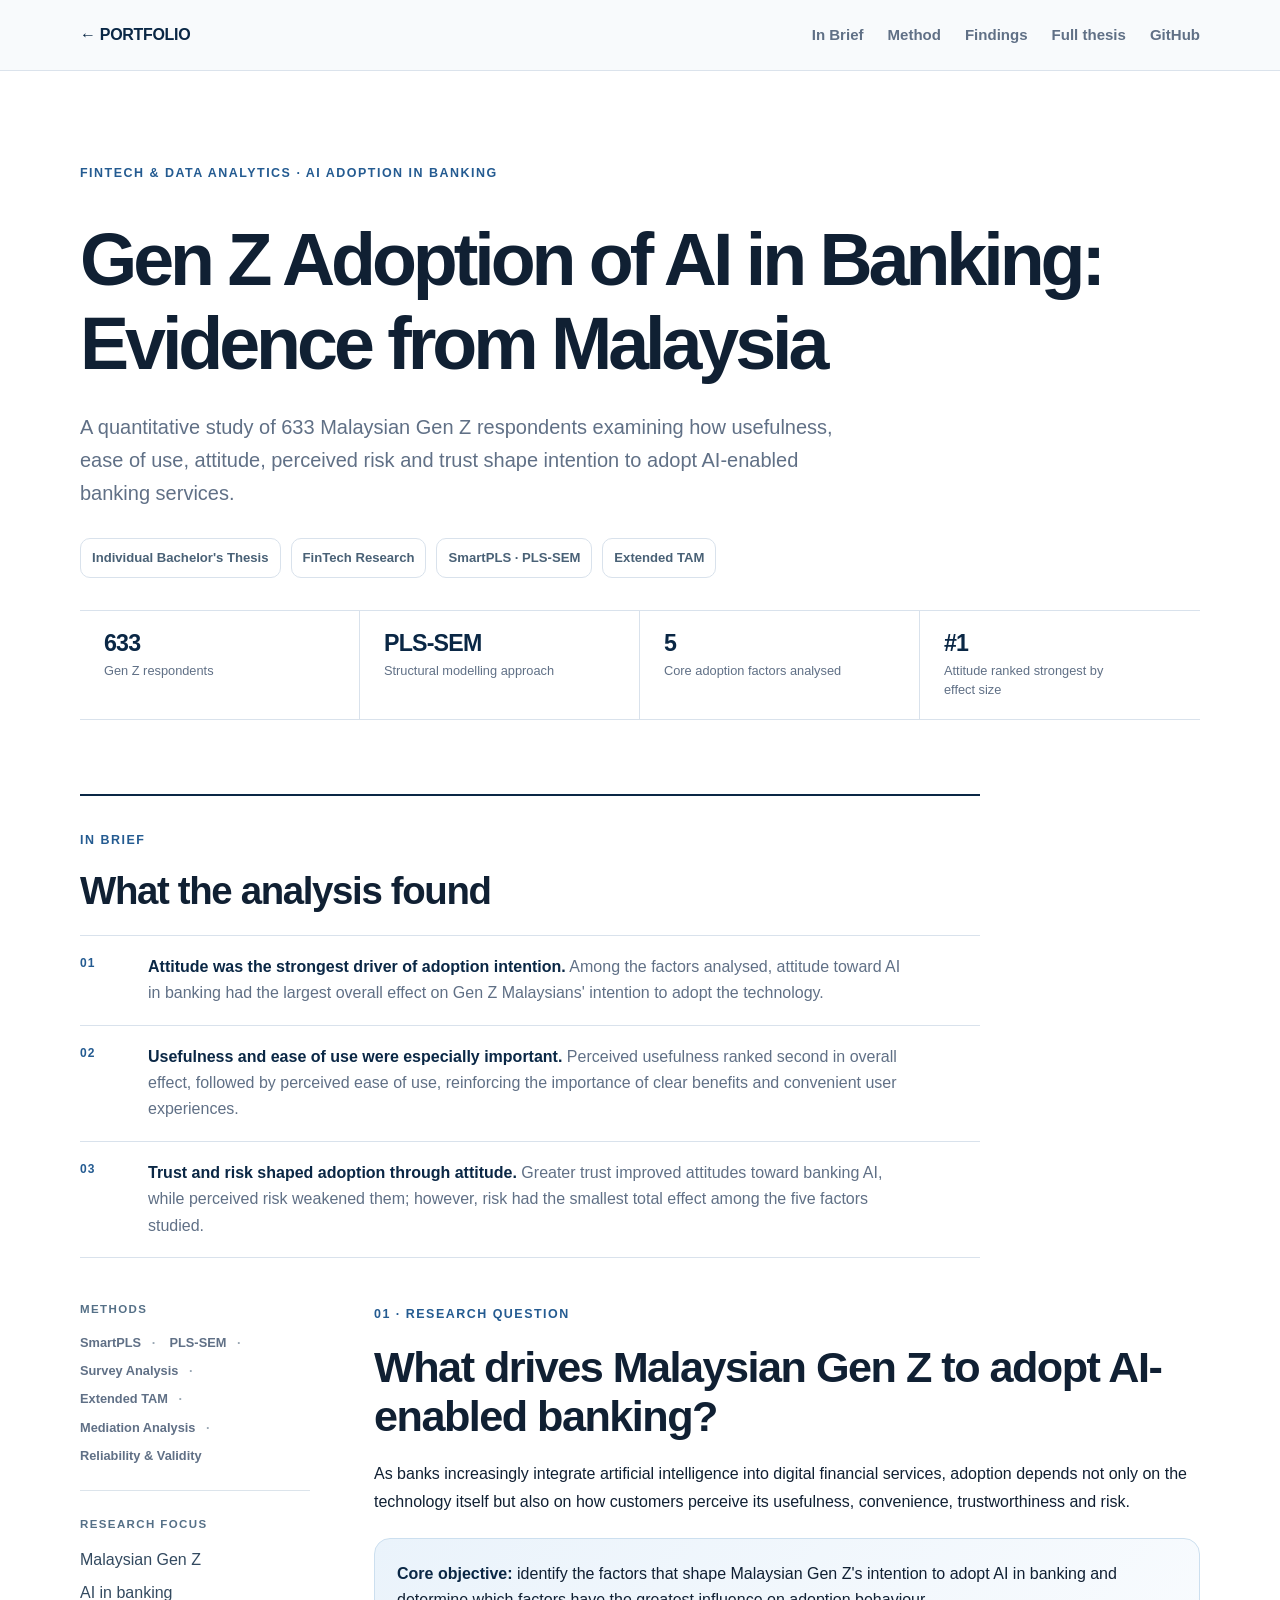
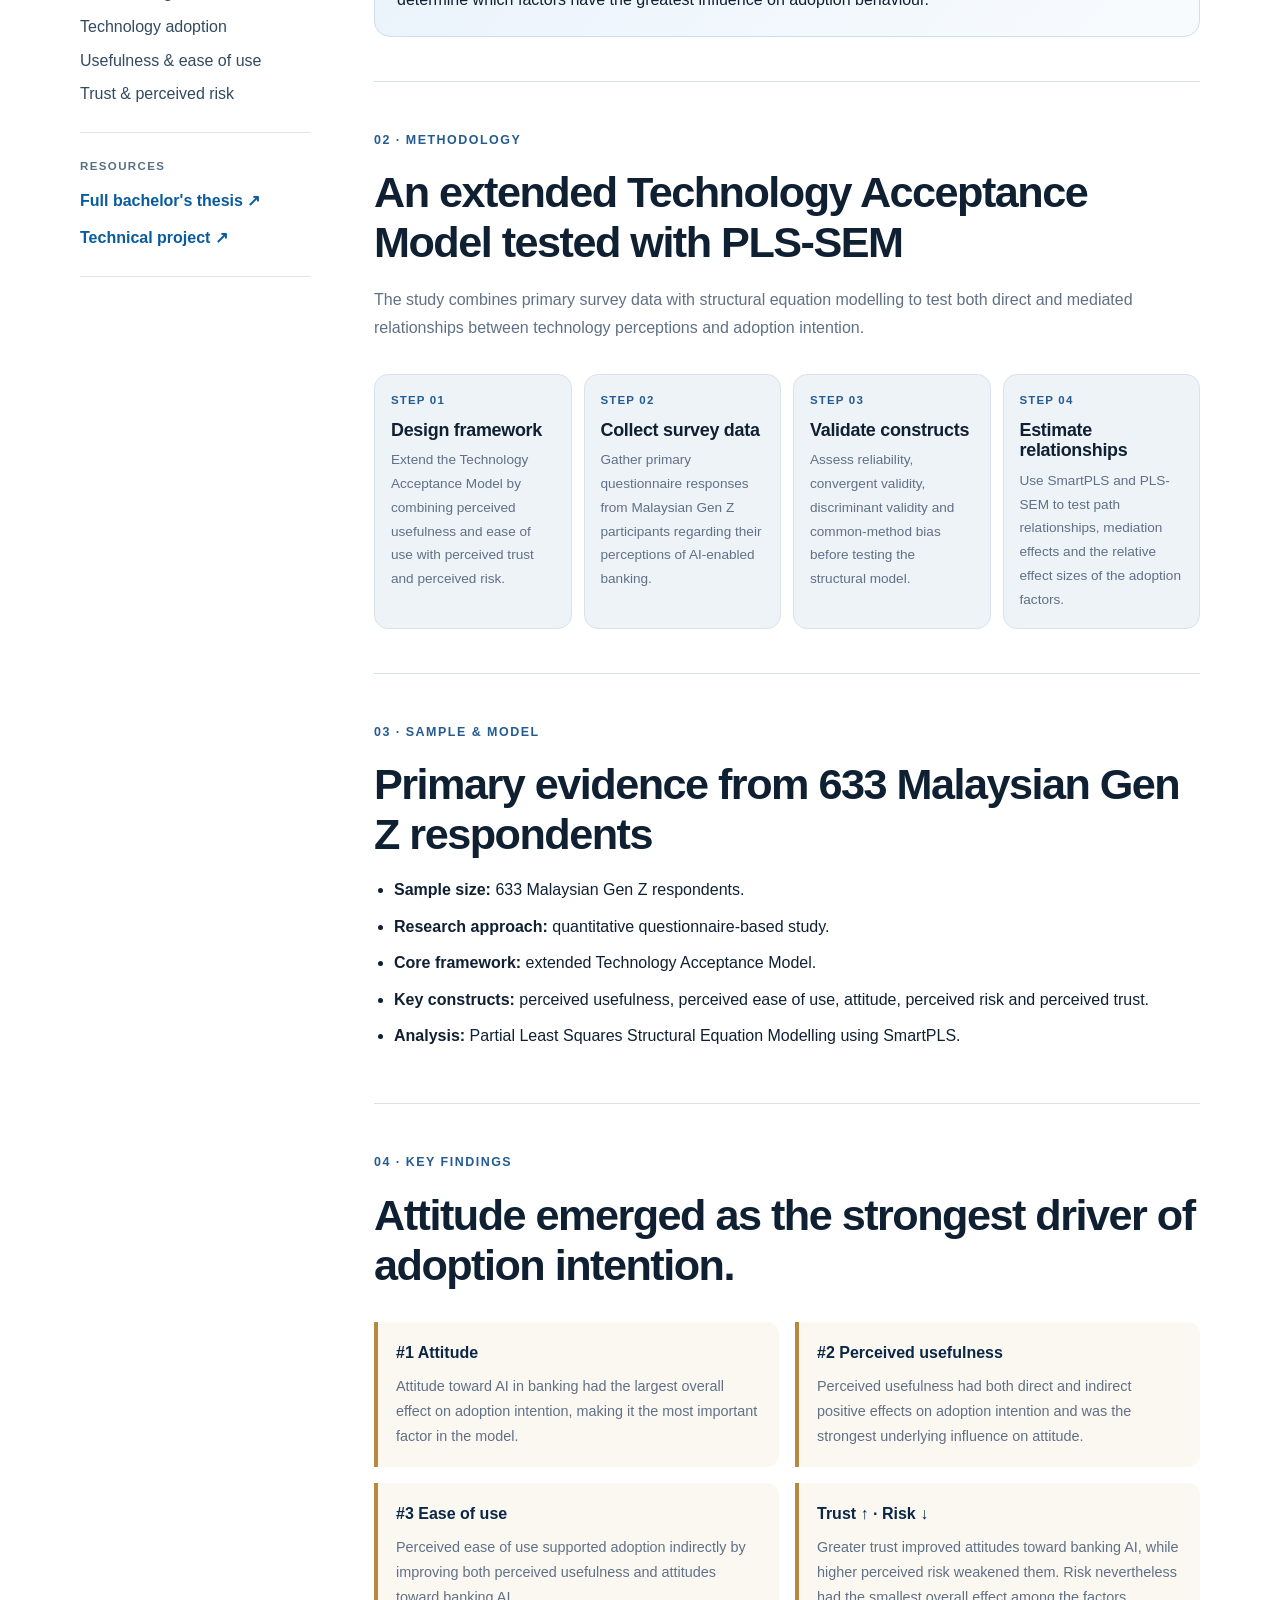
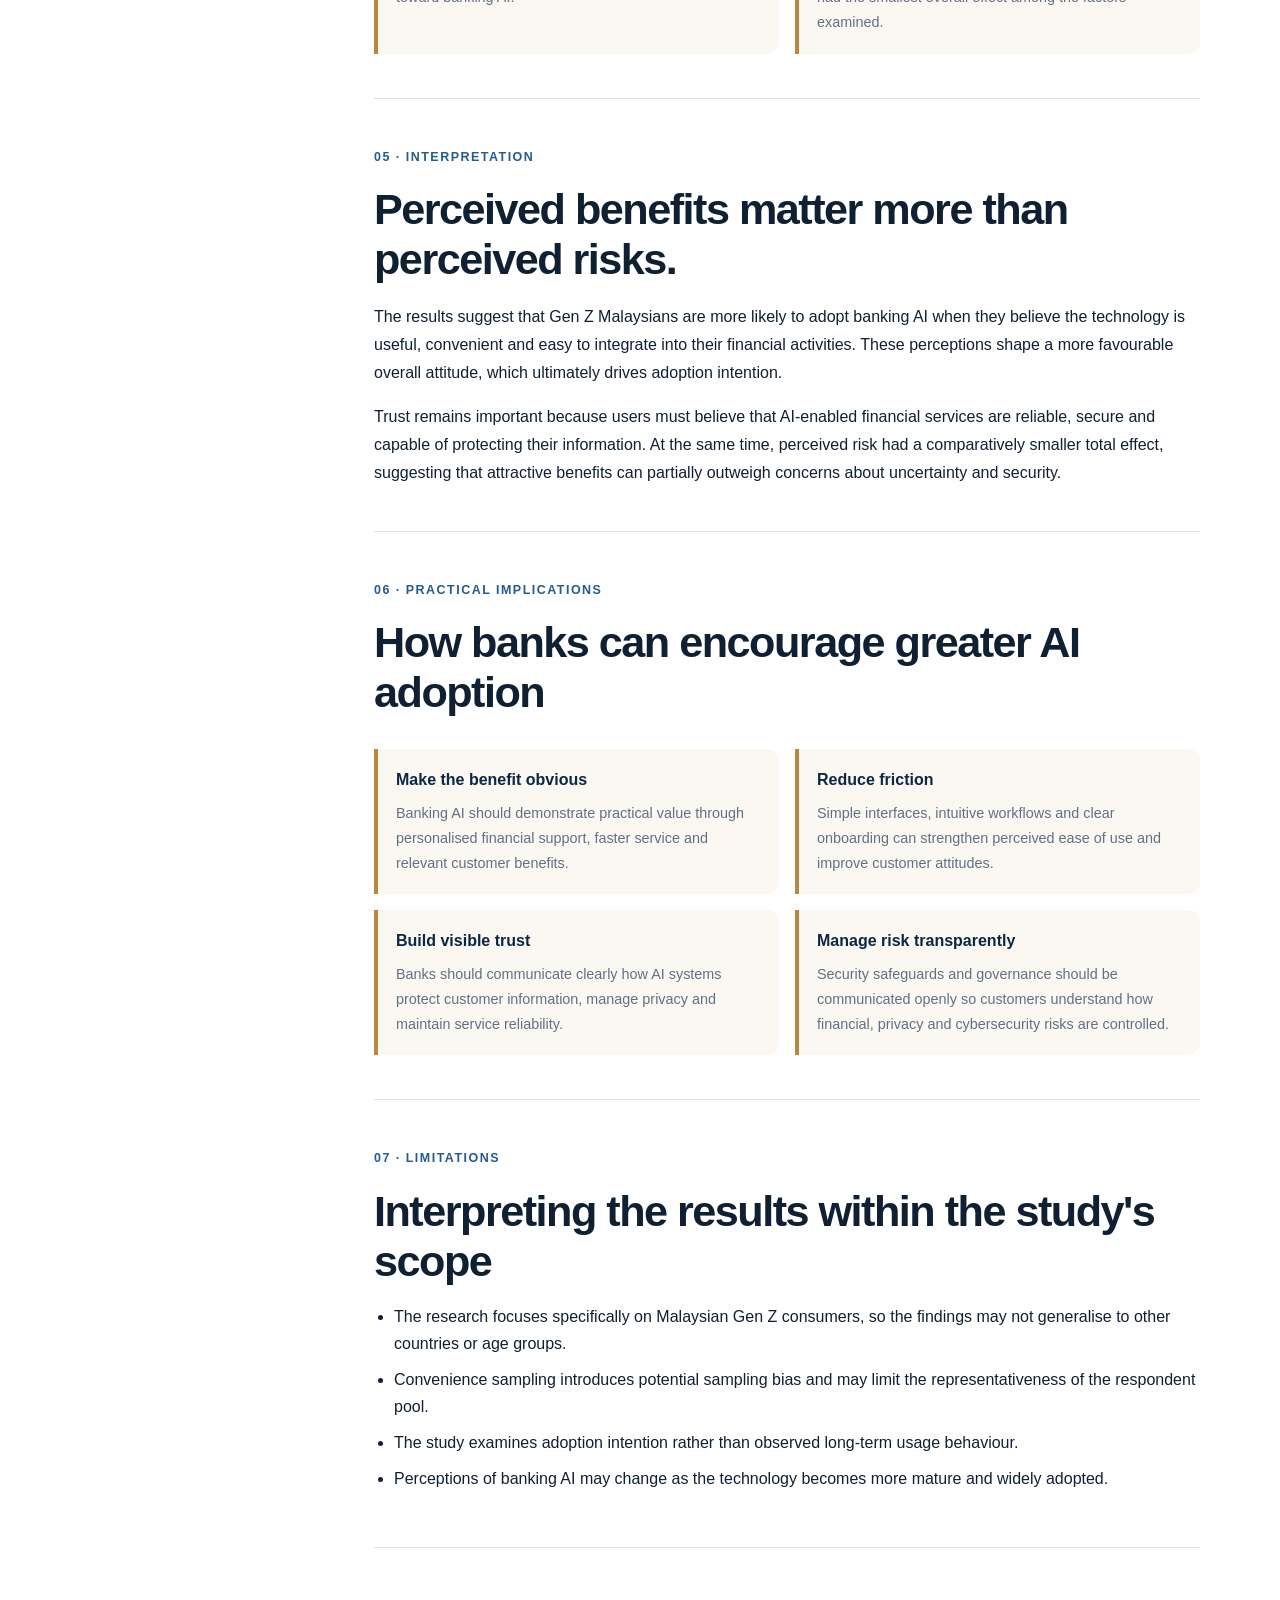
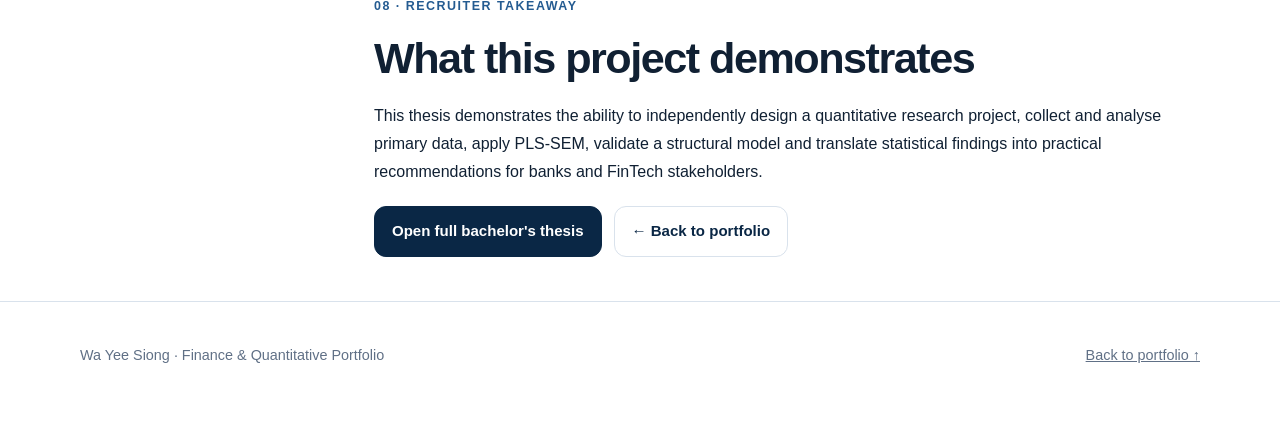
<file: project-ai-banking-adoption.html>
<!DOCTYPE html>
<html lang="en">
<head>
  <meta charset="UTF-8">
  <meta name="viewport" content="width=device-width, initial-scale=1.0">

  <title>Gen Z Adoption of AI in Banking | Wa Yee Siong</title>

  <meta name="description"
        content="PLS-SEM analysis of 633 Malaysian Gen Z respondents examining the drivers of AI adoption in banking.">

  <link rel="stylesheet" href="styles.css">
</head>

<body class="thesis-project">

  <!-- TOP NAVIGATION -->
  <header class="topbar">
    <div class="container nav">

      <a class="brand" href="index.html#projects">
        ← PORTFOLIO
      </a>

      <nav class="navlinks" aria-label="Project navigation">
        <a href="#brief">In Brief</a>

        <a href="#method">Method</a>
      
        <a href="#findings">Findings</a>

        <a href="assets/gen-z-ai-banking-adoption-malaysia-thesis.pdf"
           target="_blank"
           rel="noopener">
          Full thesis
        </a>

        <a href="https://github.com/wayeesiong/gen-z-ai-banking-adoption-malaysia"
           target="_blank"
           rel="noopener">
          GitHub
        </a>
      </nav>

    </div>
  </header>


  <main>

    <!-- HERO -->
    <section class="project-hero">
      <div class="container">
    
        <div class="eyebrow">
          FinTech &amp; Data Analytics · AI Adoption in Banking
        </div>
    
        <h1>
          Gen Z Adoption of AI in Banking: Evidence from Malaysia
        </h1>
    
        <p class="lead">
          A quantitative study of 633 Malaysian Gen Z respondents examining how
          usefulness, ease of use, attitude, perceived risk and trust shape
          intention to adopt AI-enabled banking services.
        </p>
    
        <div class="meta-row">
          <span class="meta-pill">Individual Bachelor's Thesis</span>
          <span class="meta-pill">FinTech Research</span>
          <span class="meta-pill">SmartPLS · PLS-SEM</span>
          <span class="meta-pill">Extended TAM</span>
        </div>
    
        <div class="metric-strip" aria-label="Project highlights">
    
          <div class="metric-item">
            <strong>633</strong>
            <span>Gen Z respondents</span>
          </div>
    
          <div class="metric-item">
            <strong>PLS-SEM</strong>
            <span>Structural modelling approach</span>
          </div>
    
          <div class="metric-item">
            <strong>5</strong>
            <span>Core adoption factors analysed</span>
          </div>
    
          <div class="metric-item">
            <strong>#1</strong>
            <span>Attitude ranked strongest by effect size</span>
          </div>
    
        </div>
    
      </div>
    </section>

    <!-- IN BRIEF -->
      <section id="brief" class="project-brief-section">
        <div class="container">
      
          <div class="project-brief">
      
            <div class="eyebrow">In brief</div>
      
            <h2>What the analysis found</h2>
      
            <div class="brief-list">
      
              <div class="brief-item">
                <span class="brief-number">01</span>
      
                <p>
                  <strong>Attitude was the strongest driver of adoption intention.</strong>
                  Among the factors analysed, attitude toward AI in banking had the
                  largest overall effect on Gen Z Malaysians' intention to adopt the technology.
                </p>
              </div>
      
              <div class="brief-item">
                <span class="brief-number">02</span>
      
                <p>
                  <strong>Usefulness and ease of use were especially important.</strong>
                  Perceived usefulness ranked second in overall effect, followed by
                  perceived ease of use, reinforcing the importance of clear benefits
                  and convenient user experiences.
                </p>
              </div>
      
              <div class="brief-item">
                <span class="brief-number">03</span>
      
                <p>
                  <strong>Trust and risk shaped adoption through attitude.</strong>
                  Greater trust improved attitudes toward banking AI, while perceived
                  risk weakened them; however, risk had the smallest total effect
                  among the five factors studied.
                </p>
              </div>
      
            </div>
      
          </div>
      
        </div>
      </section>

    <!-- MAIN CONTENT -->
    <section class="project-content">
      <div class="container content-grid">

        <!-- SIDEBAR -->
        <aside class="project-sidebar">

          <div class="sidebar-block">
        
            <div class="sidebar-label">Methods</div>
        
            <div class="sidebar-tags">
              <span class="tag">SmartPLS</span>
              <span class="tag">PLS-SEM</span>
              <span class="tag">Survey Analysis</span>
              <span class="tag">Extended TAM</span>
              <span class="tag">Mediation Analysis</span>
              <span class="tag">Reliability &amp; Validity</span>
            </div>
        
          </div>
        
        
          <div class="sidebar-block">
        
            <div class="sidebar-label">Research focus</div>
        
            <div class="sidebar-list">
              <span>Malaysian Gen Z</span>
              <span>AI in banking</span>
              <span>Technology adoption</span>
              <span>Usefulness &amp; ease of use</span>
              <span>Trust &amp; perceived risk</span>
            </div>
        
          </div>
        
        
          <div class="sidebar-block">
        
            <div class="sidebar-label">Resources</div>
        
            <div class="sidebar-links">
        
              <a
                href="assets/gen-z-ai-banking-adoption-malaysia-thesis.pdf"
                target="_blank"
                rel="noopener"
              >
                Full bachelor's thesis ↗
              </a>
        
              <a
                href="https://github.com/wayeesiong/gen-z-ai-banking-adoption-malaysia"
                target="_blank"
                rel="noopener"
              >
                Technical project ↗
              </a>
        
            </div>
        
          </div>
        
        </aside>


        <!-- CASE STUDY -->
        <article>

          <!-- 01 RESEARCH QUESTION -->
          <section class="article-section">
        
            <div class="eyebrow">01 · Research question</div>
        
            <h2>What drives Malaysian Gen Z to adopt AI-enabled banking?</h2>
        
            <p>
              As banks increasingly integrate artificial intelligence into digital
              financial services, adoption depends not only on the technology itself
              but also on how customers perceive its usefulness, convenience,
              trustworthiness and risk.
            </p>
        
            <div class="callout">
              <strong>Core objective:</strong>
              identify the factors that shape Malaysian Gen Z's intention to adopt AI
              in banking and determine which factors have the greatest influence on
              adoption behaviour.
            </div>
        
          </section>
        
        
          <!-- 02 METHODOLOGY -->
          <section id="method" class="article-section">
        
            <div class="eyebrow">02 · Methodology</div>
        
            <h2>An extended Technology Acceptance Model tested with PLS-SEM</h2>
        
            <p class="subtle">
              The study combines primary survey data with structural equation modelling
              to test both direct and mediated relationships between technology
              perceptions and adoption intention.
            </p>
        
            <div class="workflow">
        
              <div class="step">
                <div class="step-num">STEP 01</div>
        
                <h3>Design framework</h3>
        
                <p>
                  Extend the Technology Acceptance Model by combining perceived
                  usefulness and ease of use with perceived trust and perceived risk.
                </p>
              </div>
        
        
              <div class="step">
                <div class="step-num">STEP 02</div>
        
                <h3>Collect survey data</h3>
        
                <p>
                  Gather primary questionnaire responses from Malaysian Gen Z
                  participants regarding their perceptions of AI-enabled banking.
                </p>
              </div>
        
        
              <div class="step">
                <div class="step-num">STEP 03</div>
        
                <h3>Validate constructs</h3>
        
                <p>
                  Assess reliability, convergent validity, discriminant validity and
                  common-method bias before testing the structural model.
                </p>
              </div>
        
        
              <div class="step">
                <div class="step-num">STEP 04</div>
        
                <h3>Estimate relationships</h3>
        
                <p>
                  Use SmartPLS and PLS-SEM to test path relationships, mediation effects
                  and the relative effect sizes of the adoption factors.
                </p>
              </div>
        
            </div>
        
          </section>
        
        
          <!-- 03 SAMPLE -->
          <section class="article-section">
        
            <div class="eyebrow">03 · Sample &amp; model</div>
        
            <h2>Primary evidence from 633 Malaysian Gen Z respondents</h2>
        
            <ul>
        
              <li>
                <strong>Sample size:</strong>
                633 Malaysian Gen Z respondents.
              </li>
        
              <li>
                <strong>Research approach:</strong>
                quantitative questionnaire-based study.
              </li>
        
              <li>
                <strong>Core framework:</strong>
                extended Technology Acceptance Model.
              </li>
        
              <li>
                <strong>Key constructs:</strong>
                perceived usefulness, perceived ease of use, attitude,
                perceived risk and perceived trust.
              </li>
        
              <li>
                <strong>Analysis:</strong>
                Partial Least Squares Structural Equation Modelling using SmartPLS.
              </li>
        
            </ul>
        
          </section>
        
        
          <!-- 04 FINDINGS -->
          <section id="findings" class="article-section">
        
            <div class="eyebrow">04 · Key findings</div>
        
            <h2>Attitude emerged as the strongest driver of adoption intention.</h2>
        
            <div class="finding-grid">
        
              <div class="finding">
        
                <strong>#1 Attitude</strong>
        
                <p>
                  Attitude toward AI in banking had the largest overall effect on
                  adoption intention, making it the most important factor in the model.
                </p>
        
              </div>
        
        
              <div class="finding">
        
                <strong>#2 Perceived usefulness</strong>
        
                <p>
                  Perceived usefulness had both direct and indirect positive effects on
                  adoption intention and was the strongest underlying influence on attitude.
                </p>
        
              </div>
        
        
              <div class="finding">
        
                <strong>#3 Ease of use</strong>
        
                <p>
                  Perceived ease of use supported adoption indirectly by improving both
                  perceived usefulness and attitudes toward banking AI.
                </p>
        
              </div>
        
        
              <div class="finding">
        
                <strong>Trust ↑ · Risk ↓</strong>
        
                <p>
                  Greater trust improved attitudes toward banking AI, while higher
                  perceived risk weakened them. Risk nevertheless had the smallest
                  overall effect among the factors examined.
                </p>
        
              </div>
        
            </div>
        
          </section>
        
        
          <!-- 05 INTERPRETATION -->
          <section class="article-section">
        
            <div class="eyebrow">05 · Interpretation</div>
        
            <h2>Perceived benefits matter more than perceived risks.</h2>
        
            <p>
              The results suggest that Gen Z Malaysians are more likely to adopt
              banking AI when they believe the technology is useful, convenient and
              easy to integrate into their financial activities. These perceptions
              shape a more favourable overall attitude, which ultimately drives
              adoption intention.
            </p>
        
            <p>
              Trust remains important because users must believe that AI-enabled
              financial services are reliable, secure and capable of protecting their
              information. At the same time, perceived risk had a comparatively smaller
              total effect, suggesting that attractive benefits can partially outweigh
              concerns about uncertainty and security.
            </p>
        
          </section>
        
        
          <!-- 06 PRACTICAL IMPLICATIONS -->
          <section class="article-section">
        
            <div class="eyebrow">06 · Practical implications</div>
        
            <h2>How banks can encourage greater AI adoption</h2>
        
            <div class="finding-grid">
        
              <div class="finding">
        
                <strong>Make the benefit obvious</strong>
        
                <p>
                  Banking AI should demonstrate practical value through personalised
                  financial support, faster service and relevant customer benefits.
                </p>
        
              </div>
        
        
              <div class="finding">
        
                <strong>Reduce friction</strong>
        
                <p>
                  Simple interfaces, intuitive workflows and clear onboarding can
                  strengthen perceived ease of use and improve customer attitudes.
                </p>
        
              </div>
        
        
              <div class="finding">
        
                <strong>Build visible trust</strong>
        
                <p>
                  Banks should communicate clearly how AI systems protect customer
                  information, manage privacy and maintain service reliability.
                </p>
        
              </div>
        
        
              <div class="finding">
        
                <strong>Manage risk transparently</strong>
        
                <p>
                  Security safeguards and governance should be communicated openly so
                  customers understand how financial, privacy and cybersecurity risks
                  are controlled.
                </p>
        
              </div>
        
            </div>
        
          </section>
        
        
          <!-- 07 LIMITATIONS -->
          <section class="article-section">
        
            <div class="eyebrow">07 · Limitations</div>
        
            <h2>Interpreting the results within the study's scope</h2>
        
            <ul>
        
              <li>
                The research focuses specifically on Malaysian Gen Z consumers, so the
                findings may not generalise to other countries or age groups.
              </li>
        
              <li>
                Convenience sampling introduces potential sampling bias and may limit
                the representativeness of the respondent pool.
              </li>
        
              <li>
                The study examines adoption intention rather than observed long-term
                usage behaviour.
              </li>
        
              <li>
                Perceptions of banking AI may change as the technology becomes more
                mature and widely adopted.
              </li>
        
            </ul>
        
          </section>
        
        
          <!-- 08 RECRUITER TAKEAWAY -->
          <section class="article-section">
        
            <div class="eyebrow">08 · Recruiter takeaway</div>
        
            <h2>What this project demonstrates</h2>
        
            <p>
              This thesis demonstrates the ability to independently design a
              quantitative research project, collect and analyse primary data, apply
              PLS-SEM, validate a structural model and translate statistical findings
              into practical recommendations for banks and FinTech stakeholders.
            </p>
        
            <div class="hero-actions">
        
              <a
                class="button primary"
                href="assets/gen-z-ai-banking-adoption-malaysia-thesis.pdf"
                target="_blank"
                rel="noopener"
              >
                Open full bachelor's thesis
              </a>
        
              <a class="button secondary" href="index.html">
                ← Back to portfolio
              </a>
        
            </div>
        
          </section>
        
        </article>
      </div>
    </section>

  </main>


  <footer class="footer">
    <div class="container footer-row">
      <span>Wa Yee Siong · Finance &amp; Quantitative Portfolio</span>
      <a href="index.html">Back to portfolio ↑</a>
    </div>
  </footer>

</body>
</html>
</file>
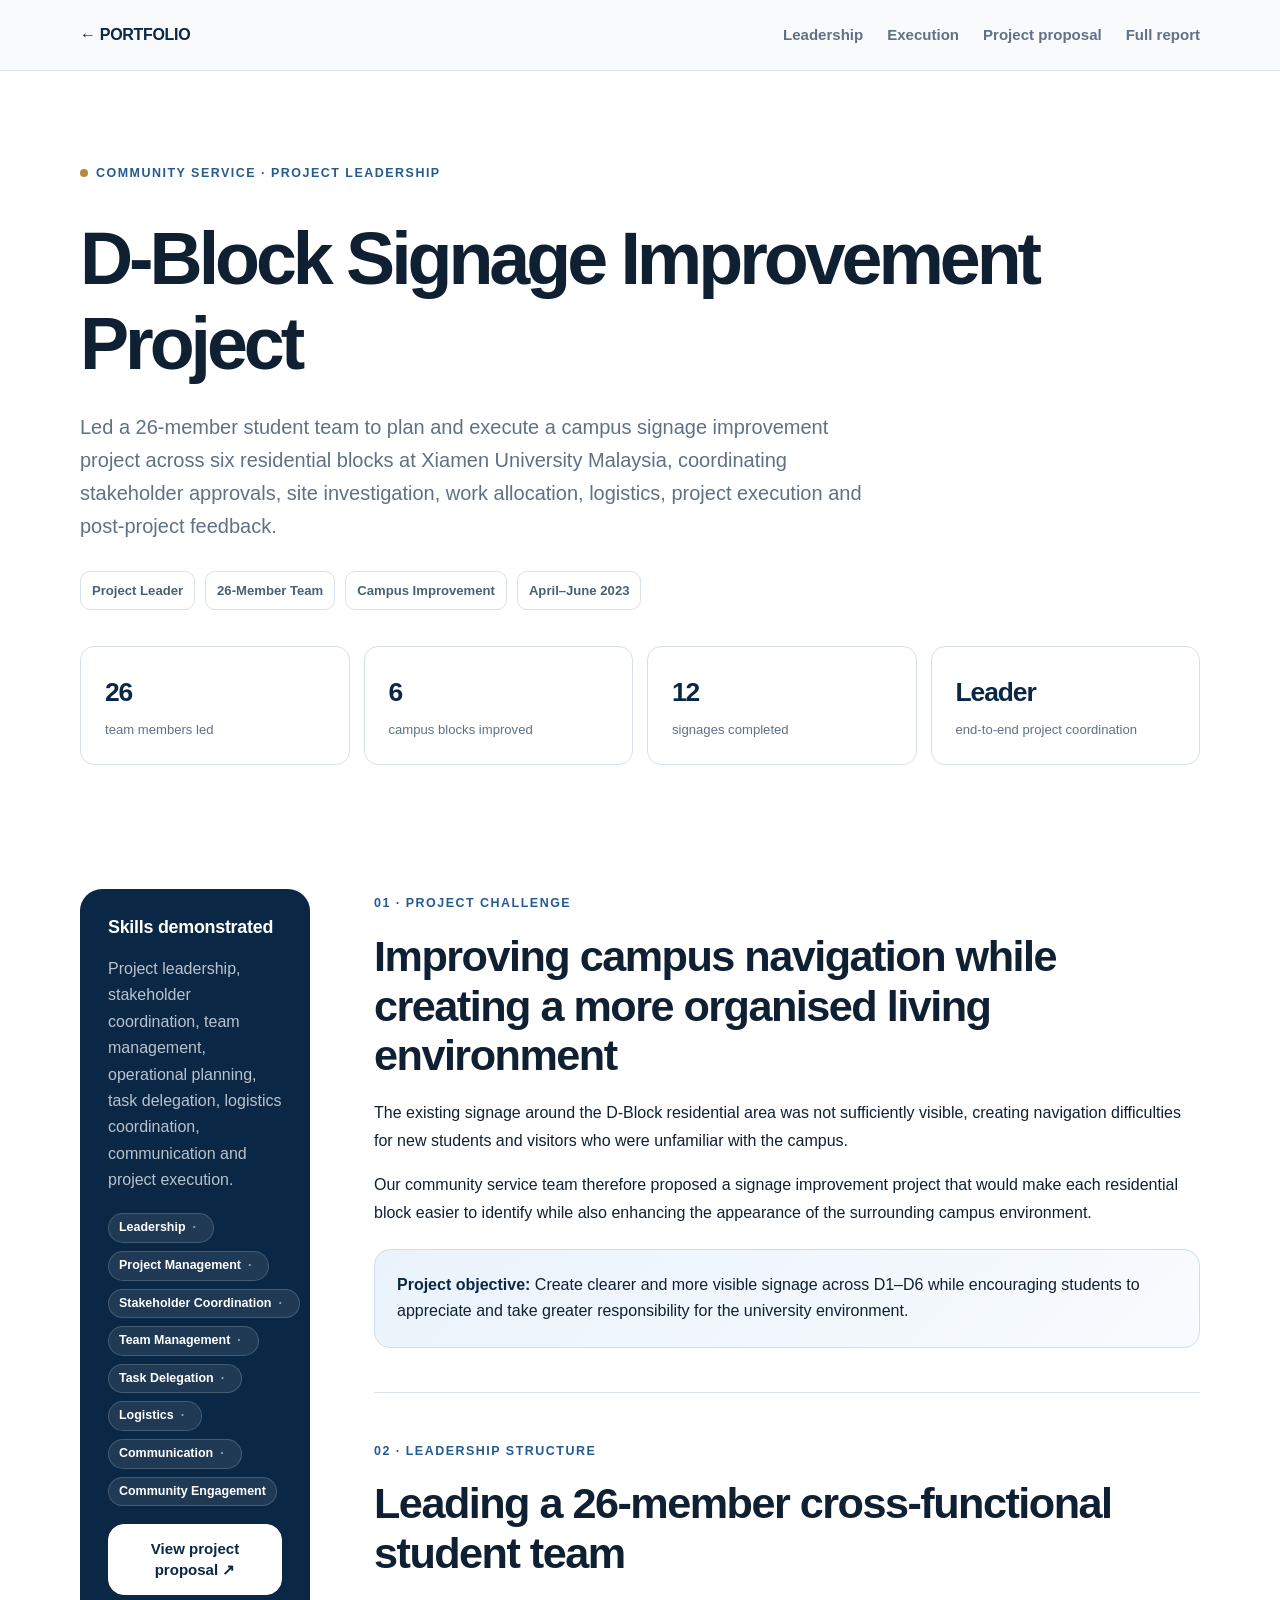
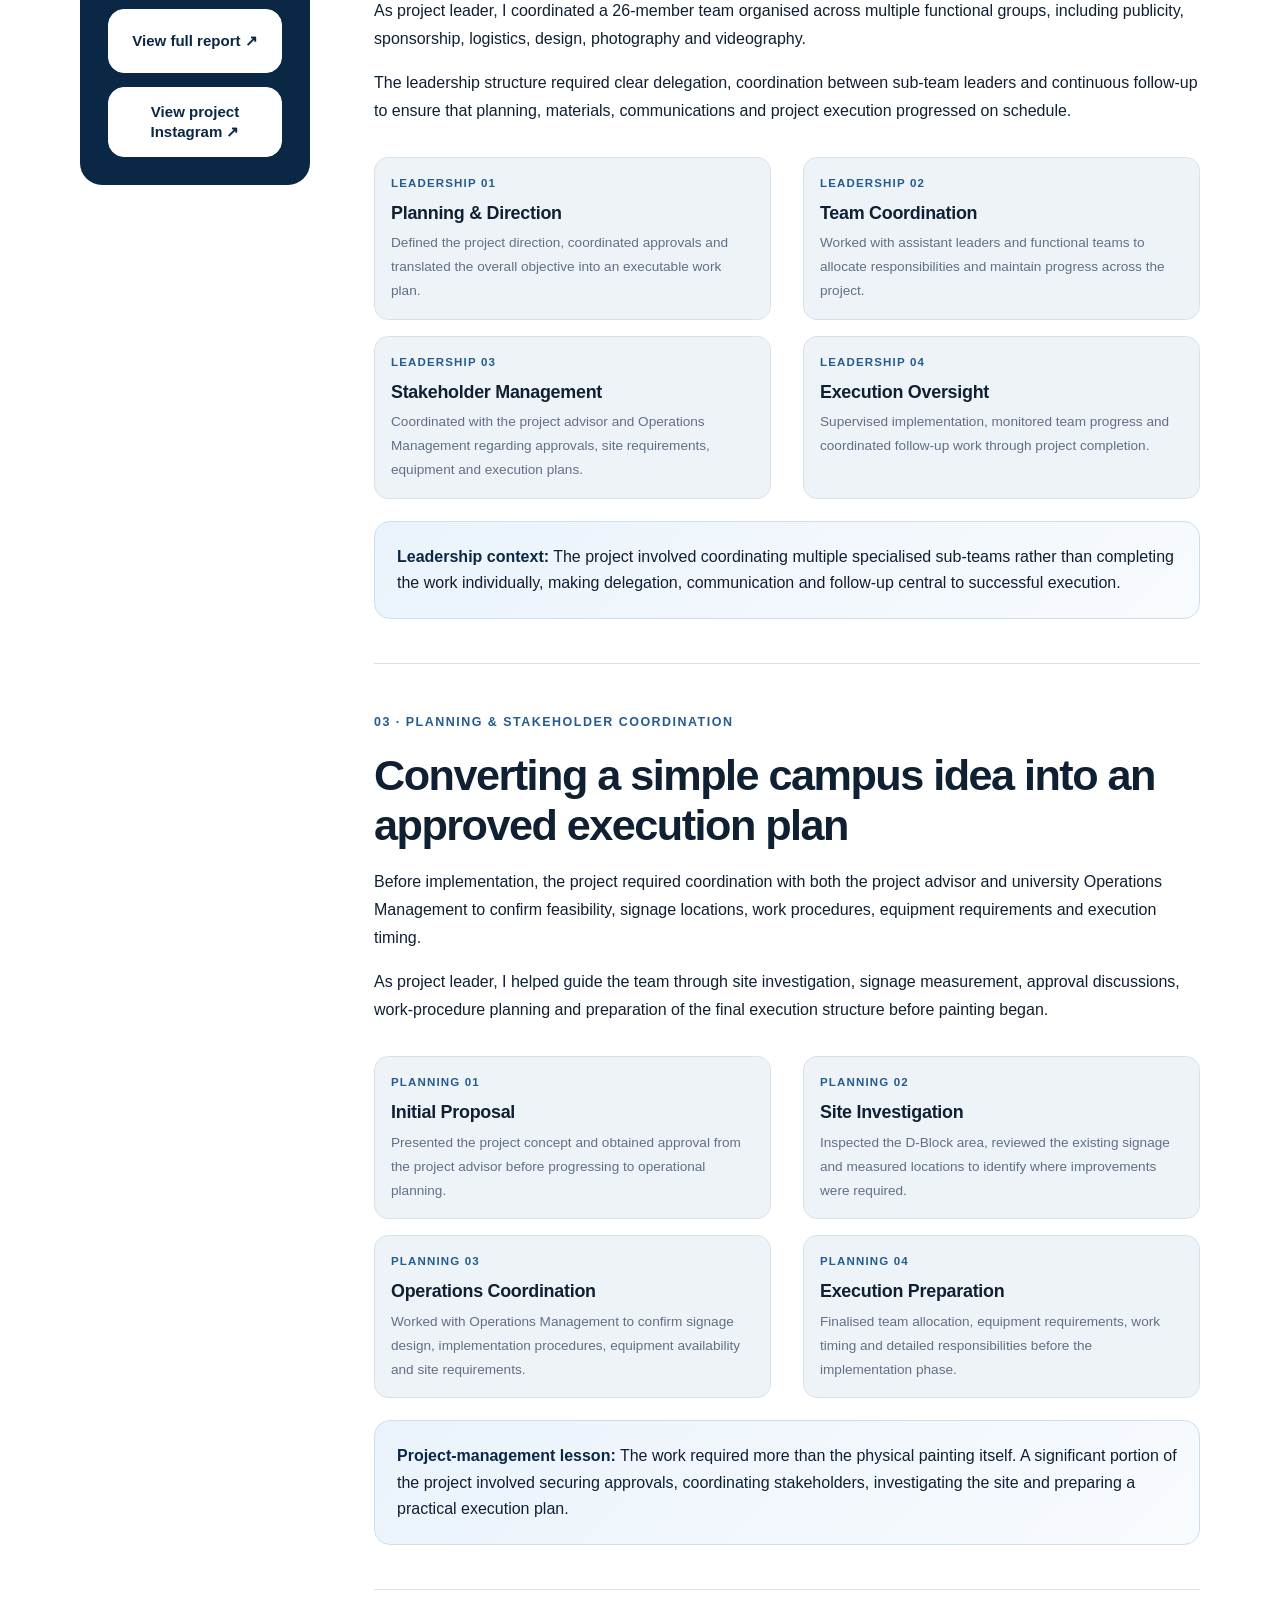
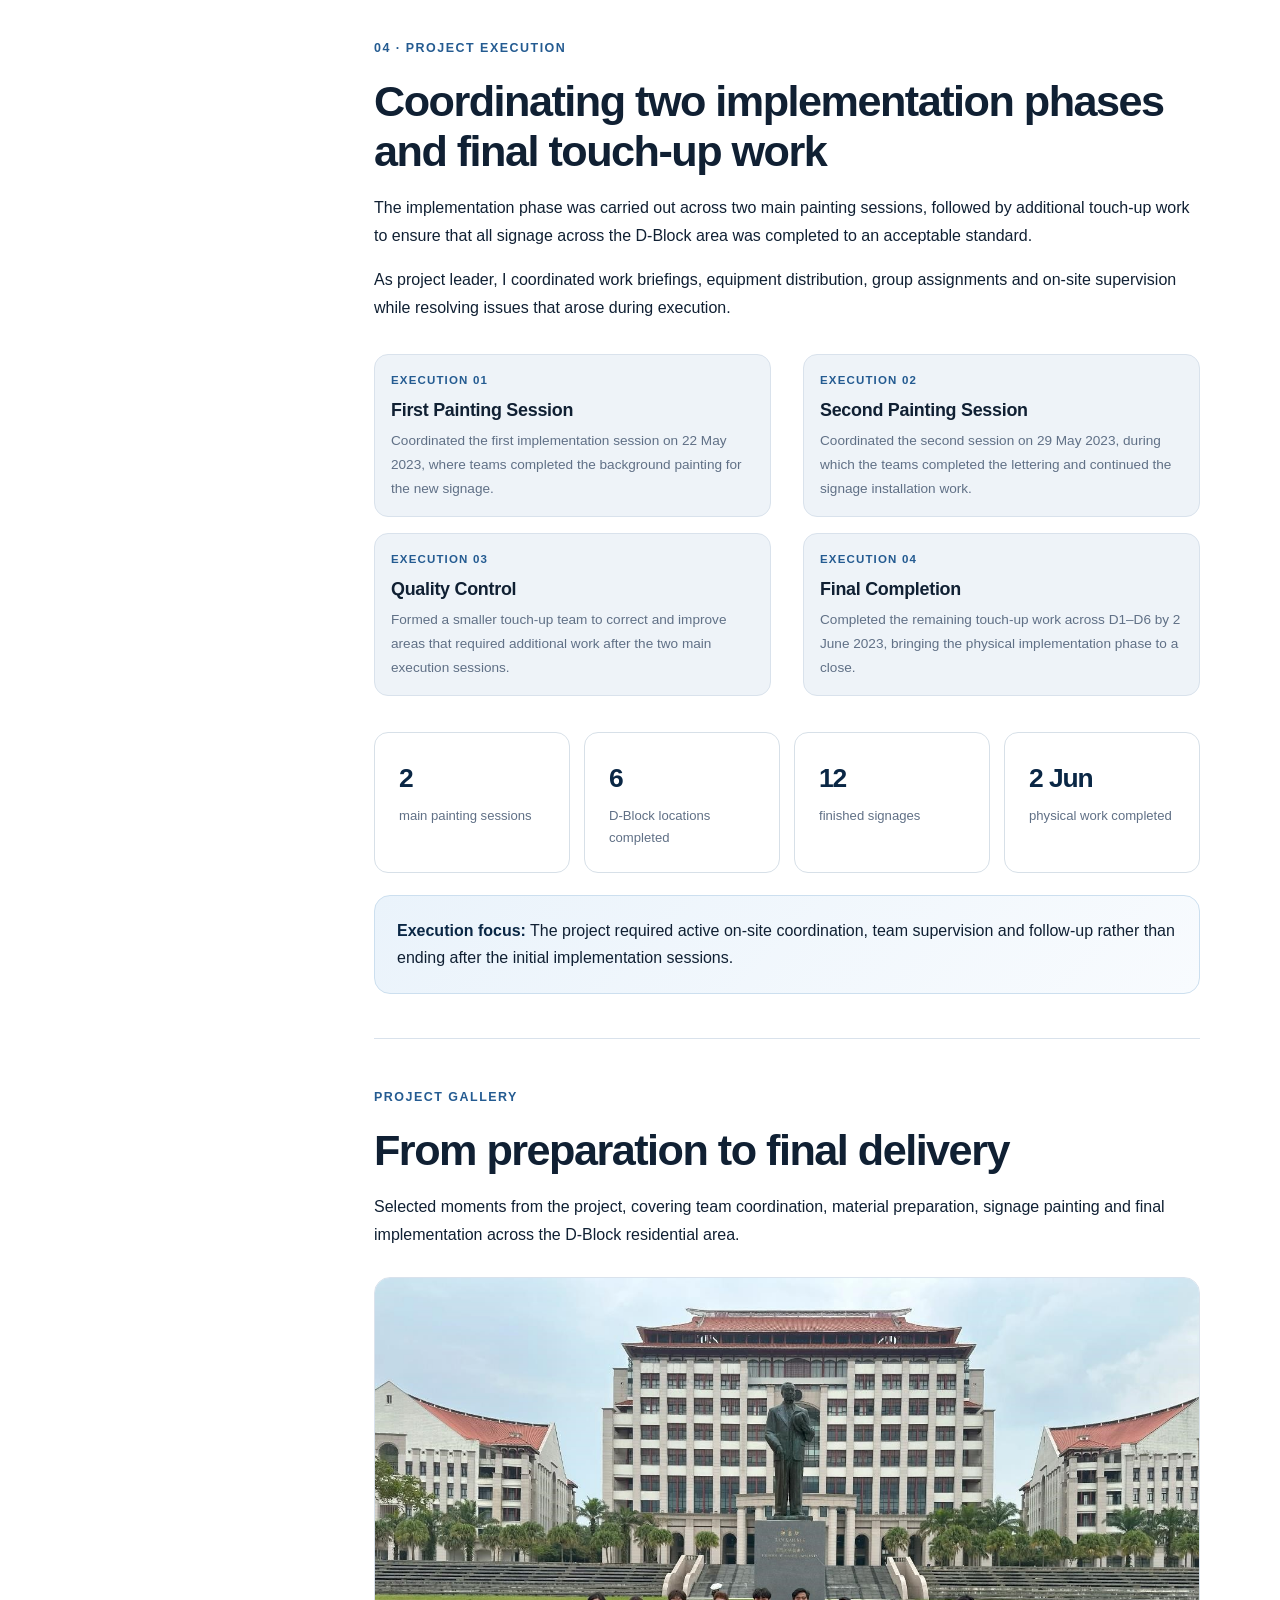
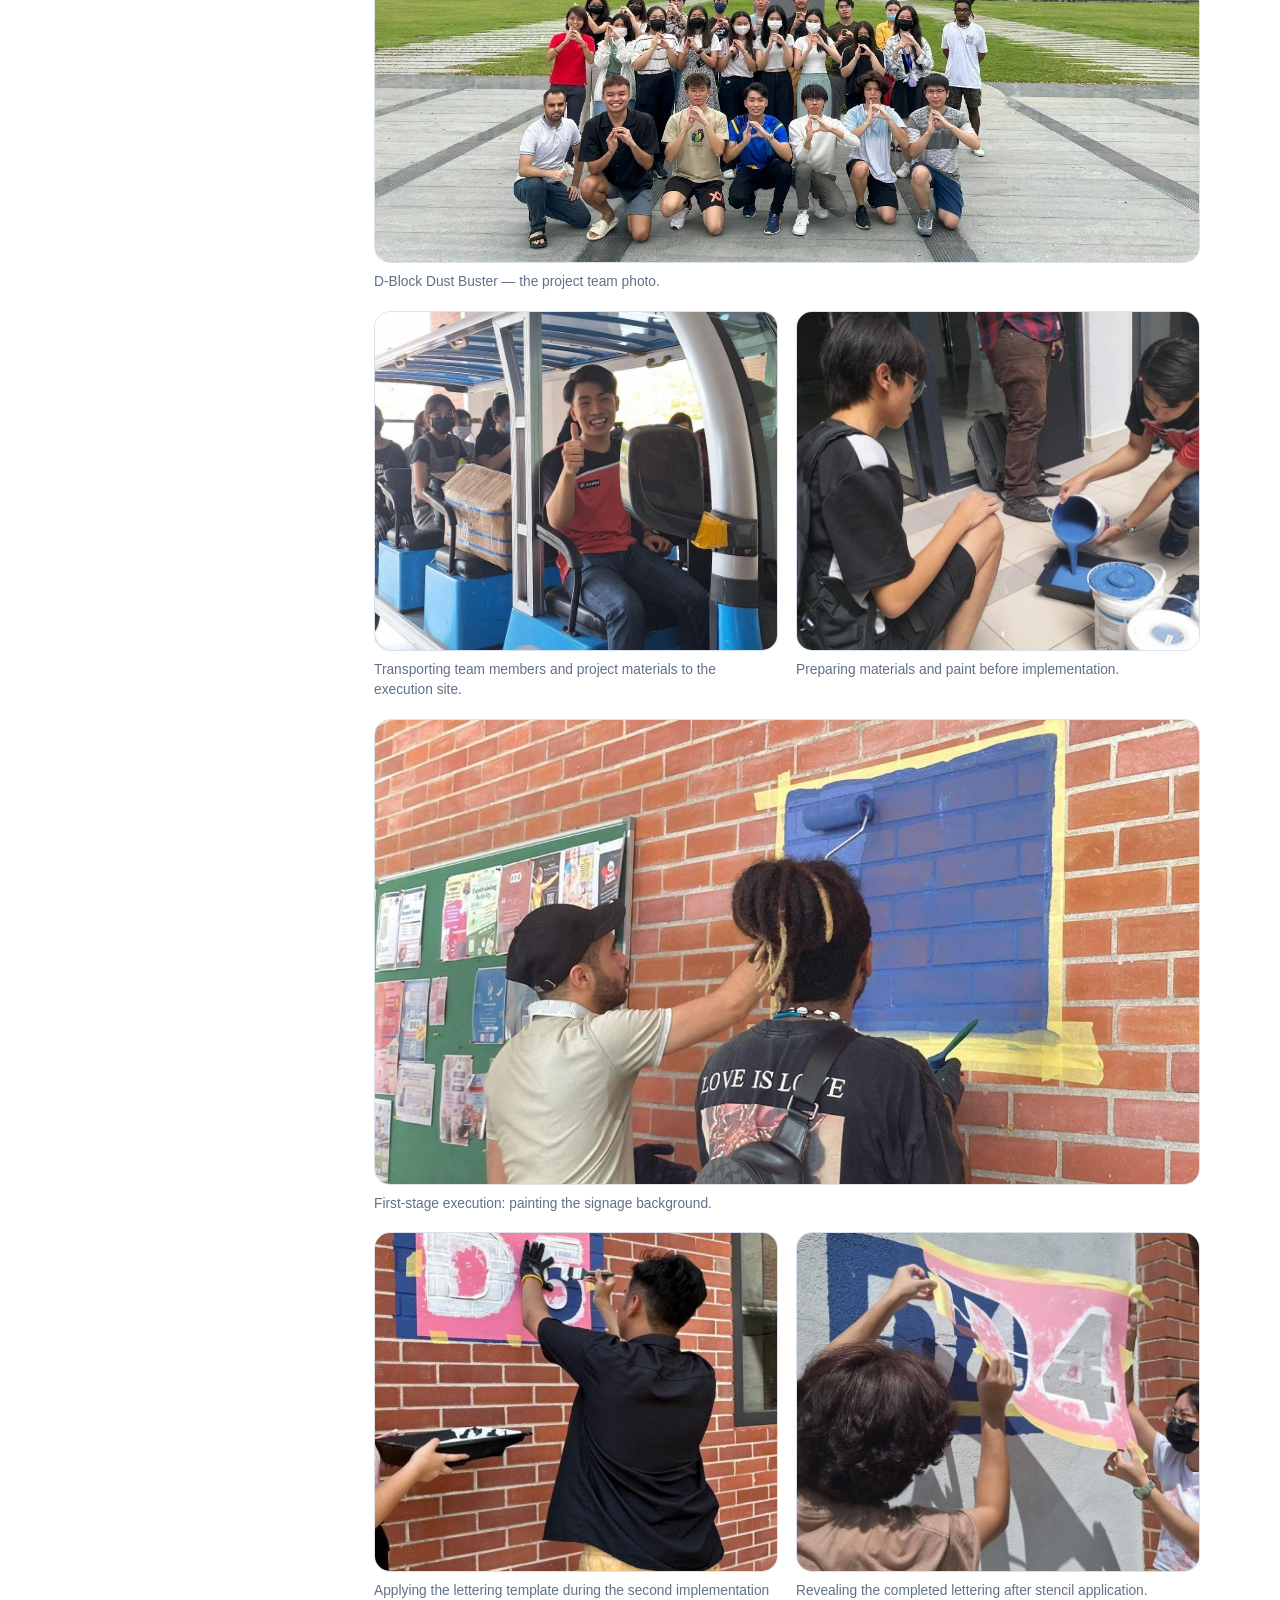
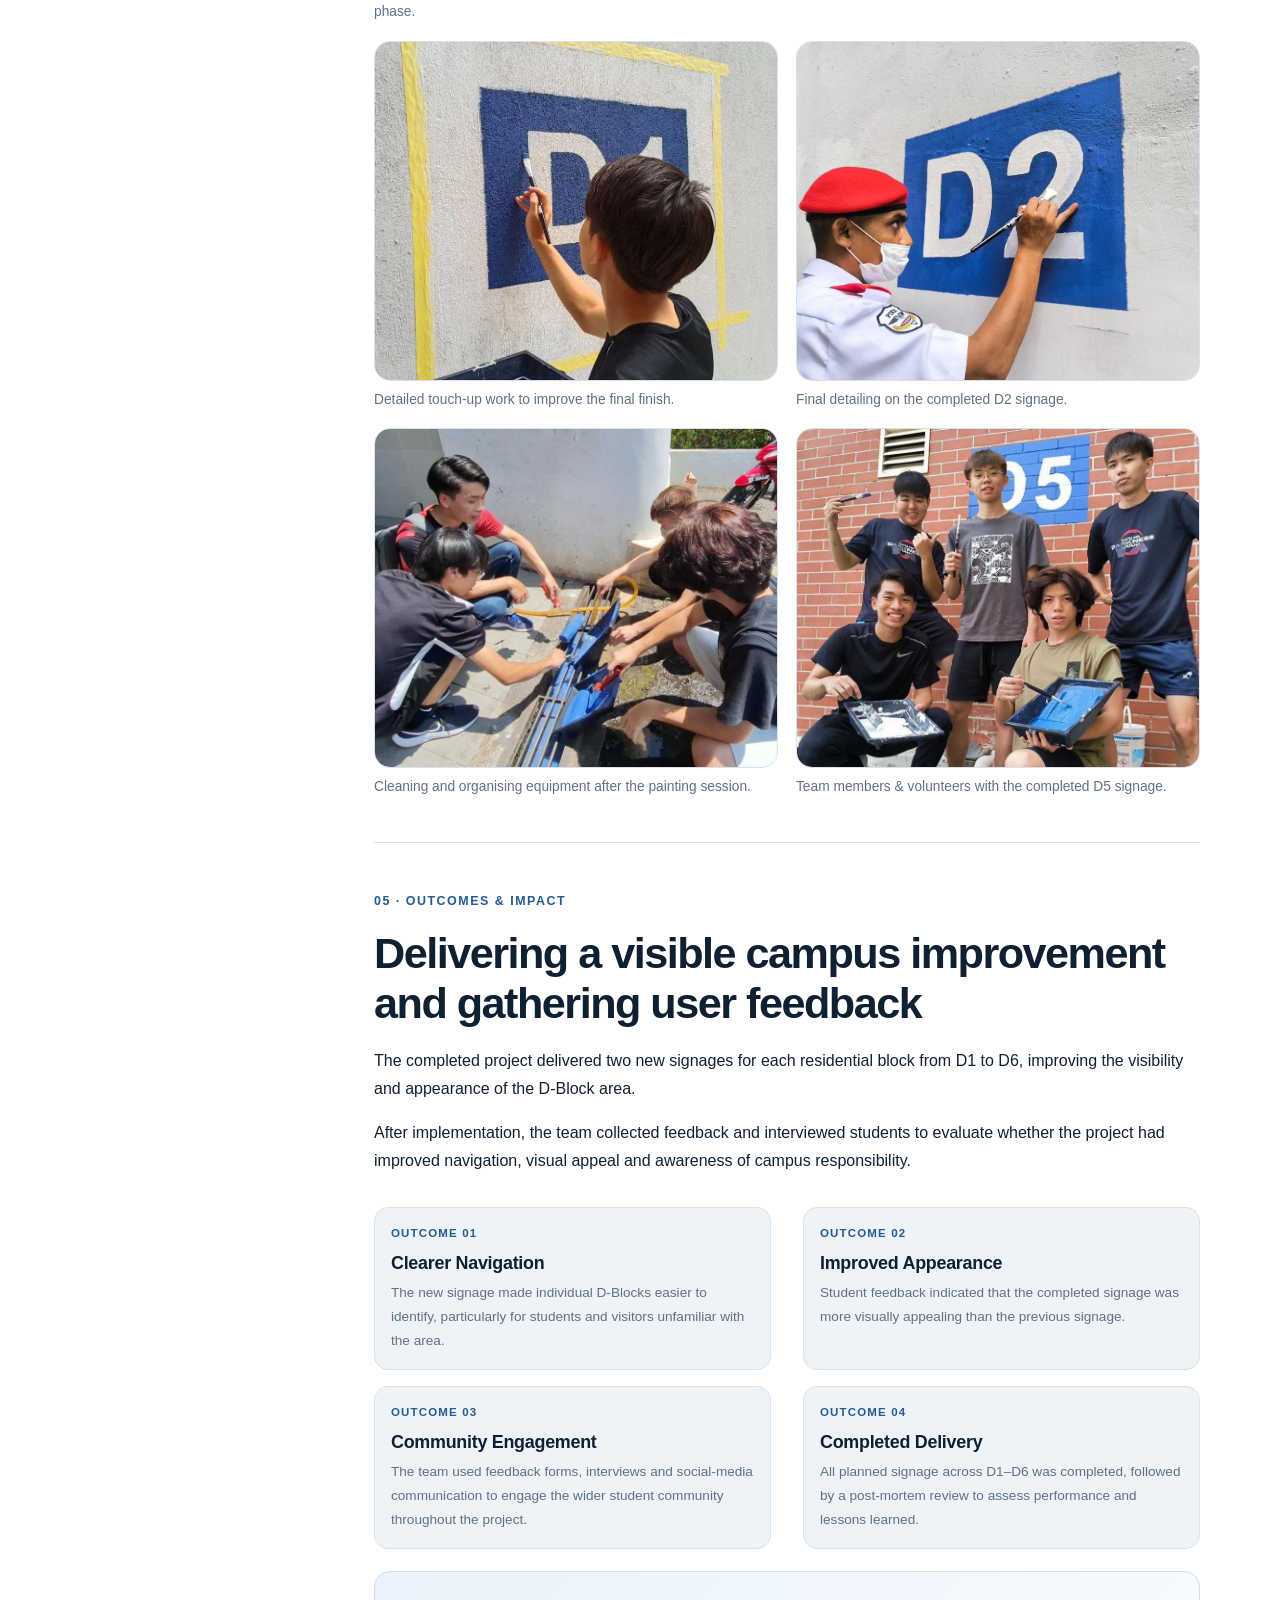
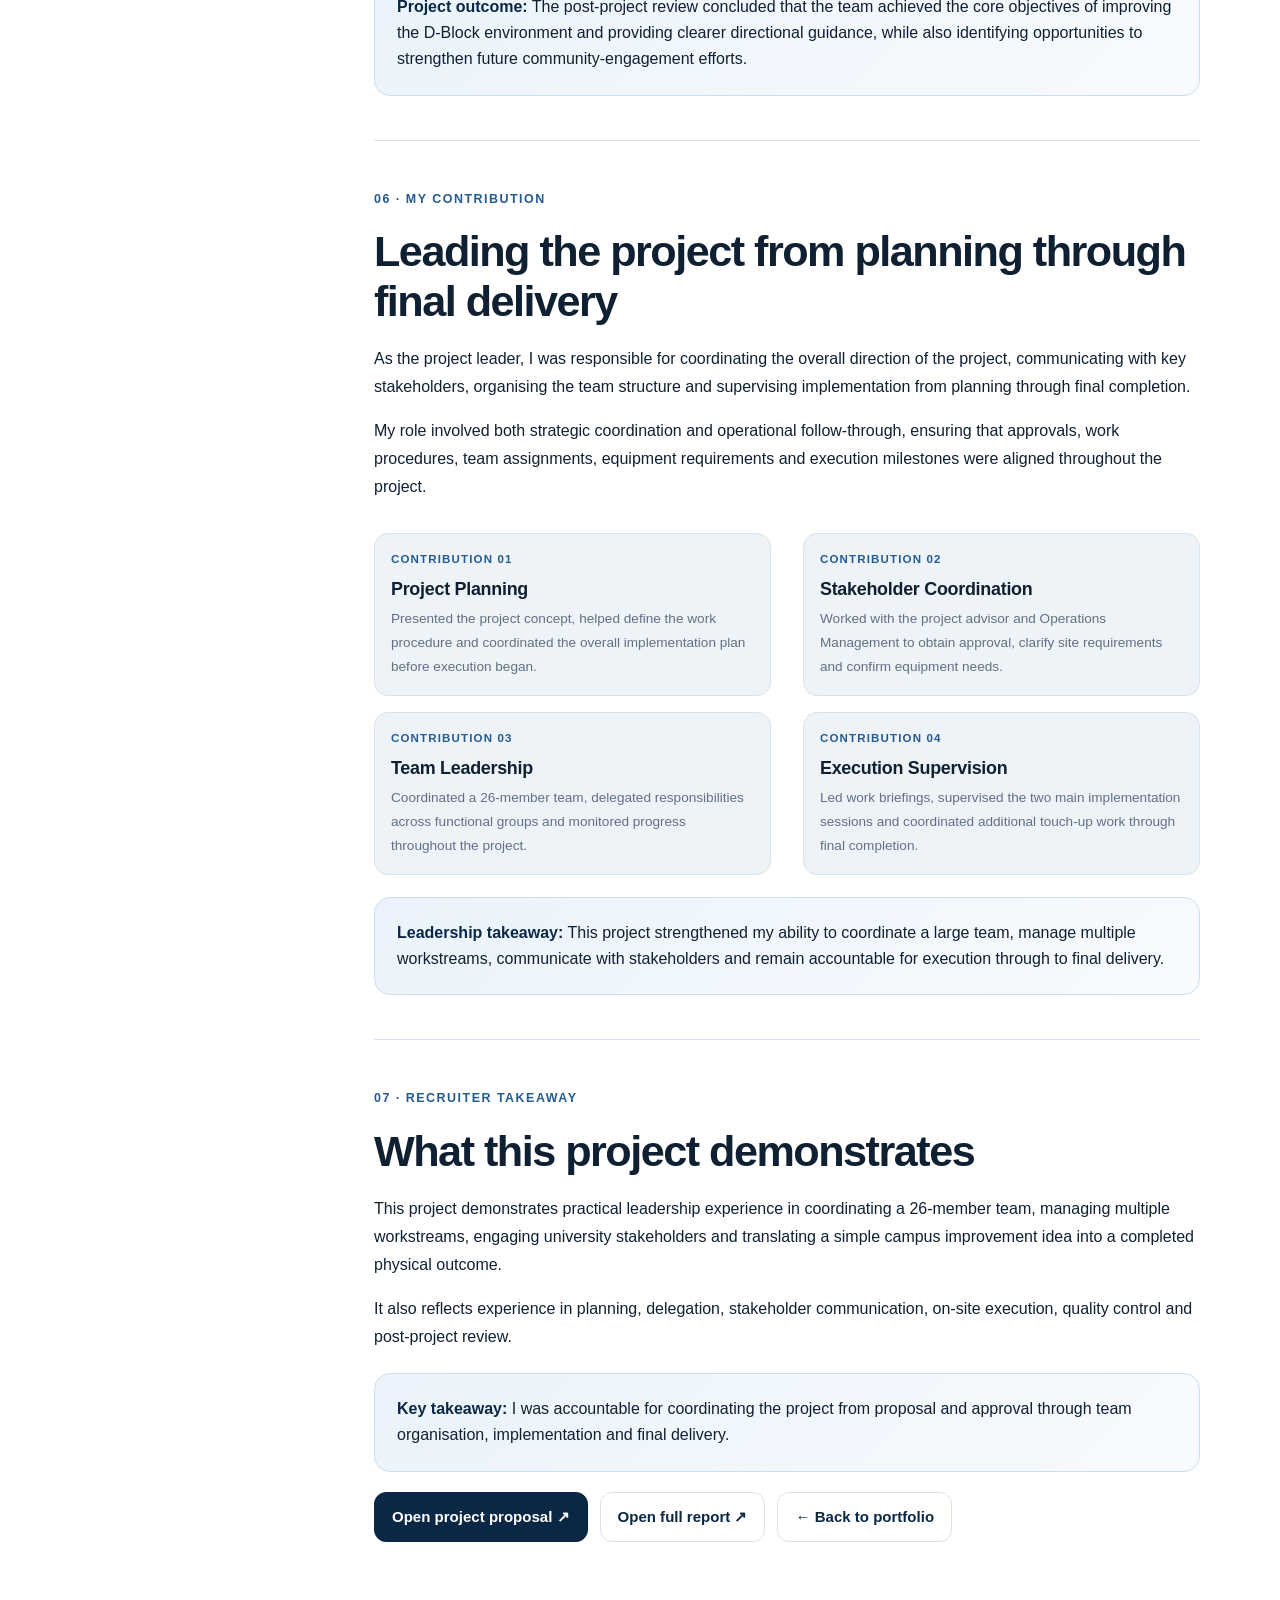
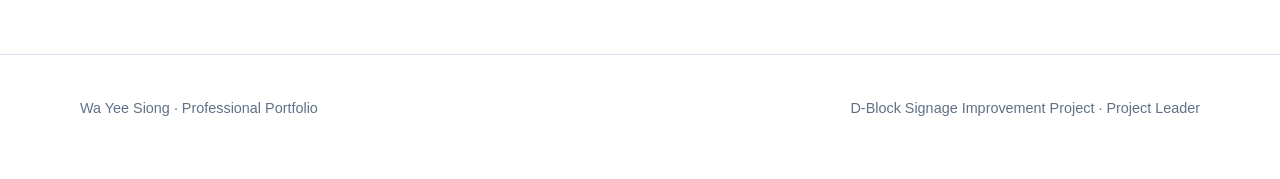
<file: project-d-block-signage.html>
<!doctype html>
<html lang="en">
<head>
  <meta charset="utf-8" />
  <meta name="viewport" content="width=device-width, initial-scale=1" />

  <meta
    name="description"
    content="Community leadership case study covering the planning and execution of a D-Block campus signage improvement project at Xiamen University Malaysia."
  />

  <title>D-Block Signage Improvement Project | Wa Yee Siong</title>

  <link rel="icon" href="assets/favicon.svg" type="image/svg+xml" />
  <link rel="stylesheet" href="styles.css" />
</head>

<body class="portfolio-project">

  <header class="topbar">
    <div class="container nav">
  
      <a class="brand" href="index.html">
        ← PORTFOLIO
      </a>
  
      <nav class="navlinks" aria-label="Project navigation">
  
        <a href="#leadership">
          Leadership
        </a>
  
        <a href="#execution">
          Execution
        </a>
  
        <a
          href="assets/d-block-signage-project-proposal.pdf"
          target="_blank"
          rel="noopener"
        >
          Project proposal
        </a>
  
        <a
          href="assets/d-block-signage-full-report.pdf"
          target="_blank"
          rel="noopener"
        >
          Full report
        </a>
  
      </nav>
  
    </div>
  </header>
  
  
  <main>
  
    <section class="project-hero">

      <div class="container">
    
        <div class="eyebrow">
          <span class="dot"></span>
          Community Service · Project Leadership
        </div>
    
        <h1>
          D-Block Signage Improvement Project
        </h1>
    
        <p class="lead">
          Led a 26-member student team to plan and execute a campus signage
          improvement project across six residential blocks at Xiamen University
          Malaysia, coordinating stakeholder approvals, site investigation,
          work allocation, logistics, project execution and post-project feedback.
        </p>
    
    
        <div class="meta-row">
    
          <span class="meta-pill">
            Project Leader
          </span>
    
          <span class="meta-pill">
            26-Member Team
          </span>
    
          <span class="meta-pill">
            Campus Improvement
          </span>
    
          <span class="meta-pill">
            April–June 2023
          </span>
    
        </div>
    
    
        <div class="metric-grid" aria-label="Project highlights">
    
          <div class="metric">
            <strong>26</strong>
            <span>
              team members led
            </span>
          </div>
    
          <div class="metric">
            <strong>6</strong>
            <span>
              campus blocks improved
            </span>
          </div>
    
          <div class="metric">
            <strong>12</strong>
            <span>
              signages completed
            </span>
          </div>
    
          <div class="metric">
            <strong>Leader</strong>
            <span>
              end-to-end project coordination
            </span>
          </div>
    
        </div>
    
      </div>
    
    </section>
        

    <!-- PROJECT CONTENT -->
    <section class="section">
      <div class="container content-grid">


        <!-- SIDEBAR -->
        <aside>
        
          <div class="sidebar-card">
        
            <h3>Skills demonstrated</h3>
        
            <p>
              Project leadership, stakeholder coordination, team management,
              operational planning, task delegation, logistics coordination,
              communication and project execution.
            </p>
        
        
            <div class="tags">
        
              <span class="tag">Leadership</span>
        
              <span class="tag">Project Management</span>
        
              <span class="tag">Stakeholder Coordination</span>
        
              <span class="tag">Team Management</span>
        
              <span class="tag">Task Delegation</span>
        
              <span class="tag">Logistics</span>
        
              <span class="tag">Communication</span>
        
              <span class="tag">Community Engagement</span>
        
            </div>
        
        
            <a
              class="button"
              href="assets/d-block-signage-project-proposal.pdf"
              target="_blank"
              rel="noopener"
            >
              View project proposal ↗
            </a>
        
        
            <a
              class="button"
              href="assets/d-block-signage-full-report.pdf"
              target="_blank"
              rel="noopener"
            >
              View full report ↗
            </a>

            <a
              class="button"
              href="https://www.instagram.com/xmum_dustbuster?stkn=MTZmM2s0c3locmV0eQ=="
              target="_blank"
              rel="noopener"
            >
              View project Instagram ↗
            </a>
          </div>
        
        </aside>


        <!-- MAIN CASE STUDY -->
        <article>

          <!-- 01 PROJECT CHALLENGE -->
          <section class="article-section">
          
            <div class="eyebrow">
              01 · Project challenge
            </div>
          
            <h2>
              Improving campus navigation while creating a more organised living environment
            </h2>
          
            <p>
              The existing signage around the D-Block residential area was not sufficiently
              visible, creating navigation difficulties for new students and visitors who were
              unfamiliar with the campus.
            </p>
          
            <p>
              Our community service team therefore proposed a signage improvement project
              that would make each residential block easier to identify while also enhancing
              the appearance of the surrounding campus environment.
            </p>
          
          
            <div class="callout">
          
              <strong>Project objective:</strong>
              Create clearer and more visible signage across D1–D6 while encouraging
              students to appreciate and take greater responsibility for the university
              environment.
          
            </div>
          
          </section>
        
        
          <!-- 02 LEADERSHIP STRUCTURE -->
          <section id="leadership" class="article-section">
          
            <div class="eyebrow">
              02 · Leadership structure
            </div>
          
            <h2>
              Leading a 26-member cross-functional student team
            </h2>
          
            <p>
              As project leader, I coordinated a 26-member team organised across
              multiple functional groups, including publicity, sponsorship, logistics,
              design, photography and videography.
            </p>
          
            <p>
              The leadership structure required clear delegation, coordination between
              sub-team leaders and continuous follow-up to ensure that planning,
              materials, communications and project execution progressed on schedule.
            </p>
          
          
            <div class="workflow">
          
              <div class="step">
          
                <div class="step-num">
                  LEADERSHIP 01
                </div>
          
                <h3>
                  Planning & Direction
                </h3>
          
                <p>
                  Defined the project direction, coordinated approvals and translated
                  the overall objective into an executable work plan.
                </p>
          
              </div>
          
          
              <div class="step">
          
                <div class="step-num">
                  LEADERSHIP 02
                </div>
          
                <h3>
                  Team Coordination
                </h3>
          
                <p>
                  Worked with assistant leaders and functional teams to allocate
                  responsibilities and maintain progress across the project.
                </p>
          
              </div>
          
          
              <div class="step">
          
                <div class="step-num">
                  LEADERSHIP 03
                </div>
          
                <h3>
                  Stakeholder Management
                </h3>
          
                <p>
                  Coordinated with the project advisor and Operations Management
                  regarding approvals, site requirements, equipment and execution plans.
                </p>
          
              </div>
          
          
              <div class="step">
          
                <div class="step-num">
                  LEADERSHIP 04
                </div>
          
                <h3>
                  Execution Oversight
                </h3>
          
                <p>
                  Supervised implementation, monitored team progress and coordinated
                  follow-up work through project completion.
                </p>
          
              </div>
          
            </div>
          
          
            <div class="callout">
          
              <strong>Leadership context:</strong>
              The project involved coordinating multiple specialised sub-teams rather
              than completing the work individually, making delegation, communication
              and follow-up central to successful execution.
          
            </div>
          
          </section>
                  
        
          <!-- 03 PLANNING & STAKEHOLDER COORDINATION -->
          <section class="article-section">
          
            <div class="eyebrow">
              03 · Planning & stakeholder coordination
            </div>
          
            <h2>
              Converting a simple campus idea into an approved execution plan
            </h2>
          
            <p>
              Before implementation, the project required coordination with both the
              project advisor and university Operations Management to confirm feasibility,
              signage locations, work procedures, equipment requirements and execution timing.
            </p>
          
            <p>
              As project leader, I helped guide the team through site investigation,
              signage measurement, approval discussions, work-procedure planning and
              preparation of the final execution structure before painting began.
            </p>
          
          
            <div class="workflow">
          
              <div class="step">
          
                <div class="step-num">
                  PLANNING 01
                </div>
          
                <h3>
                  Initial Proposal
                </h3>
          
                <p>
                  Presented the project concept and obtained approval from the project
                  advisor before progressing to operational planning.
                </p>
          
              </div>
          
          
              <div class="step">
          
                <div class="step-num">
                  PLANNING 02
                </div>
          
                <h3>
                  Site Investigation
                </h3>
          
                <p>
                  Inspected the D-Block area, reviewed the existing signage and measured
                  locations to identify where improvements were required.
                </p>
          
              </div>
          
          
              <div class="step">
          
                <div class="step-num">
                  PLANNING 03
                </div>
          
                <h3>
                  Operations Coordination
                </h3>
          
                <p>
                  Worked with Operations Management to confirm signage design,
                  implementation procedures, equipment availability and site requirements.
                </p>
          
              </div>
          
          
              <div class="step">
          
                <div class="step-num">
                  PLANNING 04
                </div>
          
                <h3>
                  Execution Preparation
                </h3>
          
                <p>
                  Finalised team allocation, equipment requirements, work timing and
                  detailed responsibilities before the implementation phase.
                </p>
          
              </div>
          
            </div>
          
          
            <div class="callout">
          
              <strong>Project-management lesson:</strong>
              The work required more than the physical painting itself. A significant
              portion of the project involved securing approvals, coordinating stakeholders,
              investigating the site and preparing a practical execution plan.
          
            </div>
          
          </section>
        
        
          <!-- 04 PROJECT EXECUTION -->
          <section id="execution" class="article-section">
          
            <div class="eyebrow">
              04 · Project execution
            </div>
          
            <h2>
              Coordinating two implementation phases and final touch-up work
            </h2>
          
            <p>
              The implementation phase was carried out across two main painting sessions,
              followed by additional touch-up work to ensure that all signage across the
              D-Block area was completed to an acceptable standard.
            </p>
          
            <p>
              As project leader, I coordinated work briefings, equipment distribution,
              group assignments and on-site supervision while resolving issues that arose
              during execution.
            </p>
          
          
            <div class="workflow">
          
              <div class="step">
          
                <div class="step-num">
                  EXECUTION 01
                </div>
          
                <h3>
                  First Painting Session
                </h3>
          
                <p>
                  Coordinated the first implementation session on 22 May 2023, where
                  teams completed the background painting for the new signage.
                </p>
          
              </div>
          
          
              <div class="step">
          
                <div class="step-num">
                  EXECUTION 02
                </div>
          
                <h3>
                  Second Painting Session
                </h3>
          
                <p>
                  Coordinated the second session on 29 May 2023, during which the teams
                  completed the lettering and continued the signage installation work.
                </p>
          
              </div>
          
          
              <div class="step">
          
                <div class="step-num">
                  EXECUTION 03
                </div>
          
                <h3>
                  Quality Control
                </h3>
          
                <p>
                  Formed a smaller touch-up team to correct and improve areas that
                  required additional work after the two main execution sessions.
                </p>
          
              </div>
          
          
              <div class="step">
          
                <div class="step-num">
                  EXECUTION 04
                </div>
          
                <h3>
                  Final Completion
                </h3>
          
                <p>
                  Completed the remaining touch-up work across D1–D6 by 2 June 2023,
                  bringing the physical implementation phase to a close.
                </p>
          
              </div>
          
            </div>
          
          
            <div class="metric-grid" aria-label="Execution highlights">
          
              <div class="metric">
                <strong>2</strong>
                <span>
                  main painting sessions
                </span>
              </div>
          
              <div class="metric">
                <strong>6</strong>
                <span>
                  D-Block locations completed
                </span>
              </div>
          
              <div class="metric">
                <strong>12</strong>
                <span>
                  finished signages
                </span>
              </div>
          
              <div class="metric">
                <strong>2 Jun</strong>
                <span>
                  physical work completed
                </span>
              </div>
          
            </div>
          
          
            <div class="callout">
          
              <strong>Execution focus:</strong>
              The project required active on-site coordination, team supervision and
              follow-up rather than ending after the initial implementation sessions.
          
            </div>
          
          </section>
        

          <!-- PROJECT GALLERY -->
          <section class="article-section">
          
            <div class="eyebrow">
              Project gallery
            </div>
          
            <h2>
              From preparation to final delivery
            </h2>
          
            <p>
              Selected moments from the project, covering team coordination,
              material preparation, signage painting and final implementation
              across the D-Block residential area.
            </p>
          
          
            <div class="dblock-gallery">
          
          
              <!-- TEAM PHOTO -->
              <figure class="dblock-photo dblock-photo-wide">
                <img
                  src="assets/d-block-photo-01.jpeg"
                  alt="D-Block Dust Buster project team at Xiamen University Malaysia"
                >
                <figcaption>
                  D-Block Dust Buster — the project team photo.
                </figcaption>
              </figure>
          
          
              <!-- PREPARATION -->
              <figure class="dblock-photo">
                <img
                  src="assets/d-block-photo-02.jpeg"
                  alt="Project members transporting materials to the D-Block project site"
                >
                <figcaption>
                  Transporting team members and project materials to the execution site.
                </figcaption>
              </figure>
          
          
              <figure class="dblock-photo">
                <img
                  src="assets/d-block-photo-03.jpeg"
                  alt="Team members preparing blue paint for the signage project"
                >
                <figcaption>
                  Preparing materials and paint before implementation.
                </figcaption>
              </figure>
          
          
              <!-- EXECUTION -->
              <figure class="dblock-photo dblock-photo-wide">
                <img
                  src="assets/d-block-photo-04.jpeg"
                  alt="Team members painting the blue background of a D-Block sign"
                >
                <figcaption>
                  First-stage execution: painting the signage background.
                </figcaption>
              </figure>
          
          
              <figure class="dblock-photo">
                <img
                  src="assets/d-block-photo-05.jpeg"
                  alt="Student painting D5 signage using a lettering template"
                >
                <figcaption>
                  Applying the lettering template during the second implementation phase.
                </figcaption>
              </figure>
          
          
              <figure class="dblock-photo">
                <img
                  src="assets/d-block-photo-06.jpeg"
                  alt="Students removing a D4 signage template after painting"
                >
                <figcaption>
                  Revealing the completed lettering after stencil application.
                </figcaption>
              </figure>
          
          
              <figure class="dblock-photo">
                <img
                  src="assets/d-block-photo-07.jpeg"
                  alt="Student performing detailed touch-up work on D-Block signage"
                >
                <figcaption>
                  Detailed touch-up work to improve the final finish.
                </figcaption>
              </figure>
          
          
              <figure class="dblock-photo">
                <img
                  src="assets/d-block-photo-08.jpeg"
                  alt="D2 signage being completed during the project"
                >
                <figcaption>
                  Final detailing on the completed D2 signage.
                </figcaption>
              </figure>
          
          
              <!-- WRAP-UP -->
              <figure class="dblock-photo">
                <img
                  src="assets/d-block-photo-09.jpeg"
                  alt="Project members cleaning painting equipment after execution"
                >
                <figcaption>
                  Cleaning and organising equipment after the painting session.
                </figcaption>
              </figure>
          
          
              <figure class="dblock-photo">
                <img
                  src="assets/d-block-photo-10.jpeg"
                  alt="Project members with the completed D5 signage"
                >
                <figcaption>
                  Team members & volunteers with the completed D5 signage.
                </figcaption>
              </figure>
          
          
            </div>
          
          </section>
          
          <!-- 05 OUTCOMES & IMPACT -->
          <section class="article-section">
          
            <div class="eyebrow">
              05 · Outcomes & impact
            </div>
          
            <h2>
              Delivering a visible campus improvement and gathering user feedback
            </h2>
          
            <p>
              The completed project delivered two new signages for each residential
              block from D1 to D6, improving the visibility and appearance of the
              D-Block area.
            </p>
          
            <p>
              After implementation, the team collected feedback and interviewed
              students to evaluate whether the project had improved navigation,
              visual appeal and awareness of campus responsibility.
            </p>
          
          
            <div class="workflow">
          
              <div class="step">
          
                <div class="step-num">
                  OUTCOME 01
                </div>
          
                <h3>
                  Clearer Navigation
                </h3>
          
                <p>
                  The new signage made individual D-Blocks easier to identify,
                  particularly for students and visitors unfamiliar with the area.
                </p>
          
              </div>
          
          
              <div class="step">
          
                <div class="step-num">
                  OUTCOME 02
                </div>
          
                <h3>
                  Improved Appearance
                </h3>
          
                <p>
                  Student feedback indicated that the completed signage was more
                  visually appealing than the previous signage.
                </p>
          
              </div>
          
          
              <div class="step">
          
                <div class="step-num">
                  OUTCOME 03
                </div>
          
                <h3>
                  Community Engagement
                </h3>
          
                <p>
                  The team used feedback forms, interviews and social-media communication
                  to engage the wider student community throughout the project.
                </p>
          
              </div>
          
          
              <div class="step">
          
                <div class="step-num">
                  OUTCOME 04
                </div>
          
                <h3>
                  Completed Delivery
                </h3>
          
                <p>
                  All planned signage across D1–D6 was completed, followed by a
                  post-mortem review to assess performance and lessons learned.
                </p>
          
              </div>
          
            </div>
          
          
            <div class="callout">
          
              <strong>Project outcome:</strong>
              The post-project review concluded that the team achieved the core
              objectives of improving the D-Block environment and providing clearer
              directional guidance, while also identifying opportunities to strengthen
              future community-engagement efforts.
          
            </div>
          
          </section>
          
          <!-- 06 MY CONTRIBUTION -->
          <section class="article-section">
          
            <div class="eyebrow">
              06 · My contribution
            </div>
          
            <h2>
              Leading the project from planning through final delivery
            </h2>
          
            <p>
              As the project leader, I was responsible for coordinating the overall
              direction of the project, communicating with key stakeholders, organising
              the team structure and supervising implementation from planning through
              final completion.
            </p>
          
            <p>
              My role involved both strategic coordination and operational follow-through,
              ensuring that approvals, work procedures, team assignments, equipment
              requirements and execution milestones were aligned throughout the project.
            </p>
          
          
            <div class="workflow">
          
              <div class="step">
          
                <div class="step-num">
                  CONTRIBUTION 01
                </div>
          
                <h3>
                  Project Planning
                </h3>
          
                <p>
                  Presented the project concept, helped define the work procedure and
                  coordinated the overall implementation plan before execution began.
                </p>
          
              </div>
          
          
              <div class="step">
          
                <div class="step-num">
                  CONTRIBUTION 02
                </div>
          
                <h3>
                  Stakeholder Coordination
                </h3>
          
                <p>
                  Worked with the project advisor and Operations Management to obtain
                  approval, clarify site requirements and confirm equipment needs.
                </p>
          
              </div>
          
          
              <div class="step">
          
                <div class="step-num">
                  CONTRIBUTION 03
                </div>
          
                <h3>
                  Team Leadership
                </h3>
          
                <p>
                  Coordinated a 26-member team, delegated responsibilities across
                  functional groups and monitored progress throughout the project.
                </p>
          
              </div>
          
          
              <div class="step">
          
                <div class="step-num">
                  CONTRIBUTION 04
                </div>
          
                <h3>
                  Execution Supervision
                </h3>
          
                <p>
                  Led work briefings, supervised the two main implementation sessions
                  and coordinated additional touch-up work through final completion.
                </p>
          
              </div>
          
            </div>
          
          
            <div class="callout">
          
              <strong>Leadership takeaway:</strong>
              This project strengthened my ability to coordinate a large team, manage
              multiple workstreams, communicate with stakeholders and remain accountable
              for execution through to final delivery.
          
            </div>
          
          </section>
          
          <!-- 07 RECRUITER TAKEAWAY -->
          <section class="article-section recruiter-section">
          
            <div class="eyebrow">
              07 · Recruiter takeaway
            </div>
          
            <h2>
              What this project demonstrates
            </h2>
          
            <p>
              This project demonstrates practical leadership experience in coordinating
              a 26-member team, managing multiple workstreams, engaging university
              stakeholders and translating a simple campus improvement idea into a
              completed physical outcome.
            </p>
          
            <p>
              It also reflects experience in planning, delegation, stakeholder
              communication, on-site execution, quality control and post-project review.
            </p>
          
          
            <div class="callout">
          
              <strong>Key takeaway:</strong>
              I was accountable for coordinating the project from proposal and approval
              through team organisation, implementation and final delivery.
          
            </div>
          
          
            <div class="hero-actions">
          
              <a
                class="button primary"
                href="assets/d-block-signage-project-proposal.pdf"
                target="_blank"
                rel="noopener"
              >
                Open project proposal ↗
              </a>
          
              <a
                class="button secondary"
                href="assets/d-block-signage-full-report.pdf"
                target="_blank"
                rel="noopener"
              >
                Open full report ↗
              </a>
          
              <a
                class="button secondary"
                href="index.html"
              >
                ← Back to portfolio
              </a>
          
            </div>
          
          </section>
          
  </main>


  <footer class="footer">

    <div class="container footer-row">
  
      <span>
        Wa Yee Siong · Professional Portfolio
      </span>
  
      <span>
        D-Block Signage Improvement Project · Project Leader
      </span>
  
    </div>
  
  </footer>
</body>
</html>
</file>
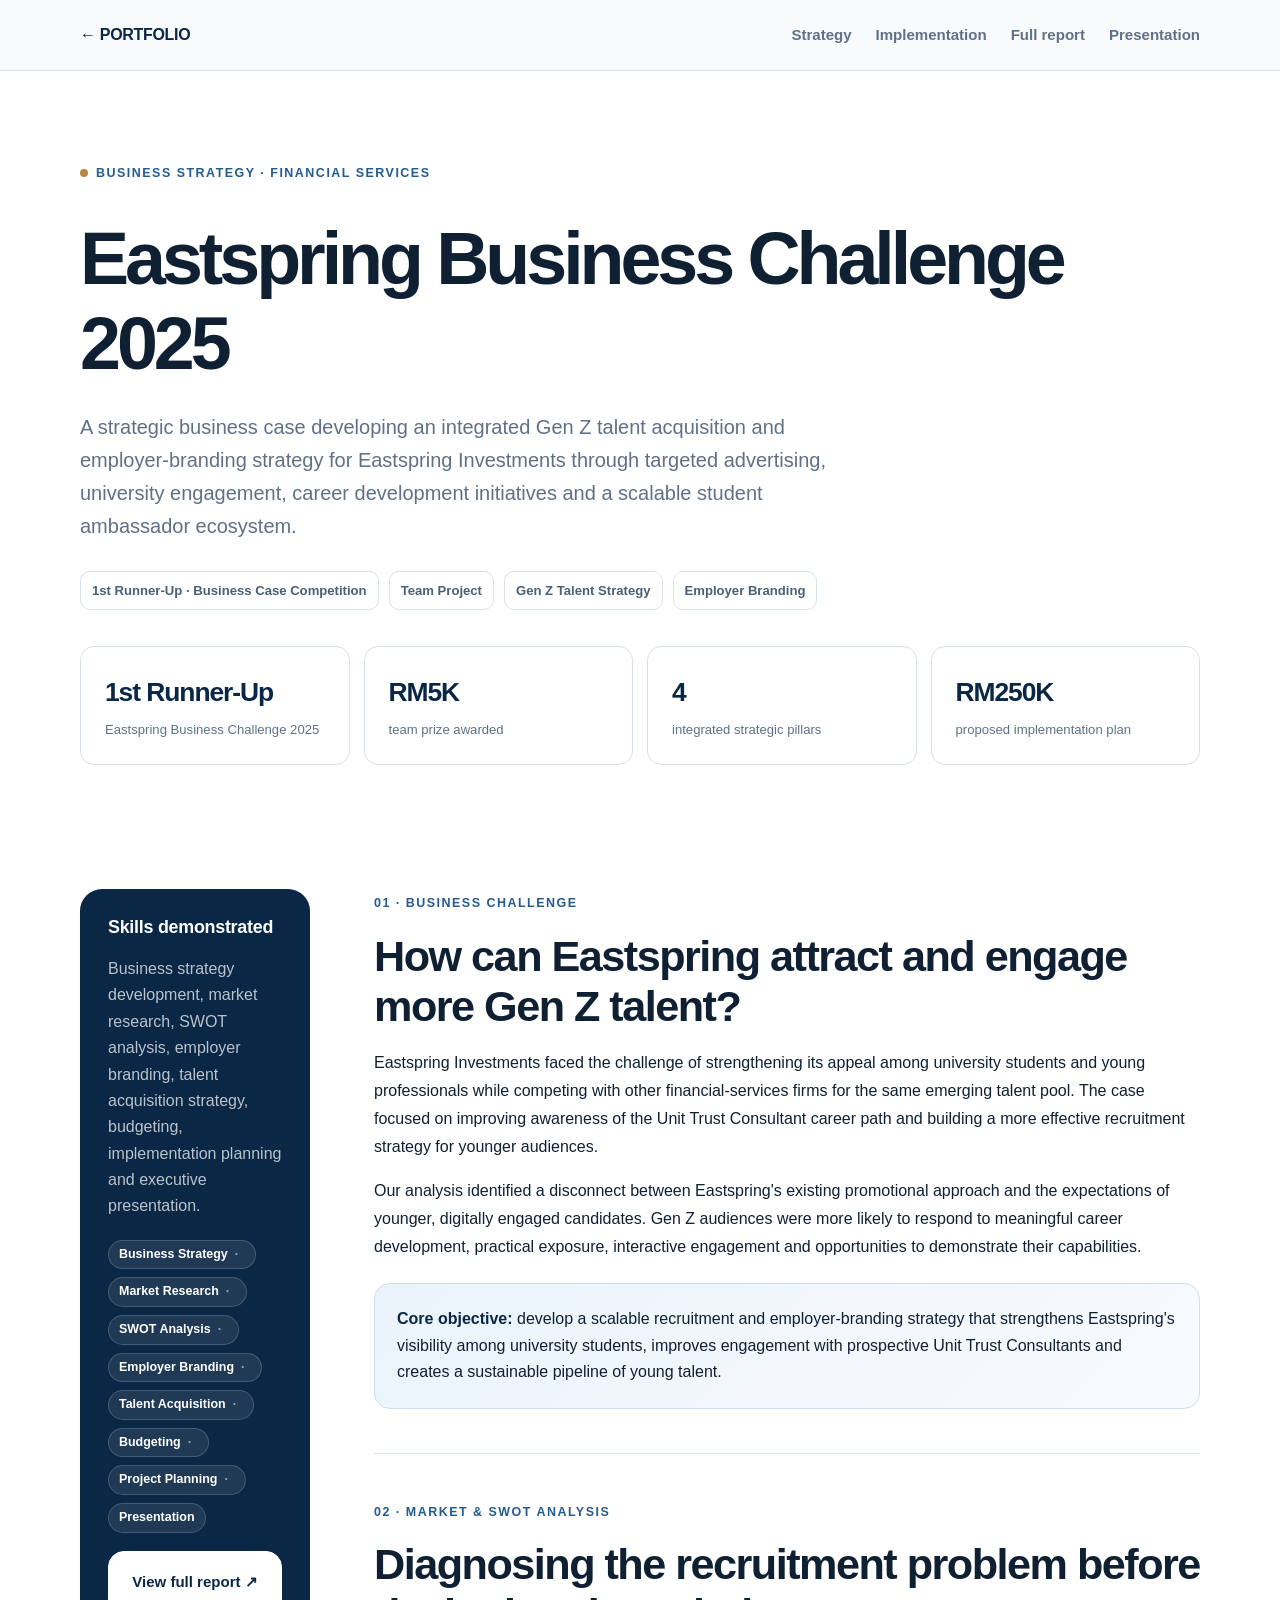
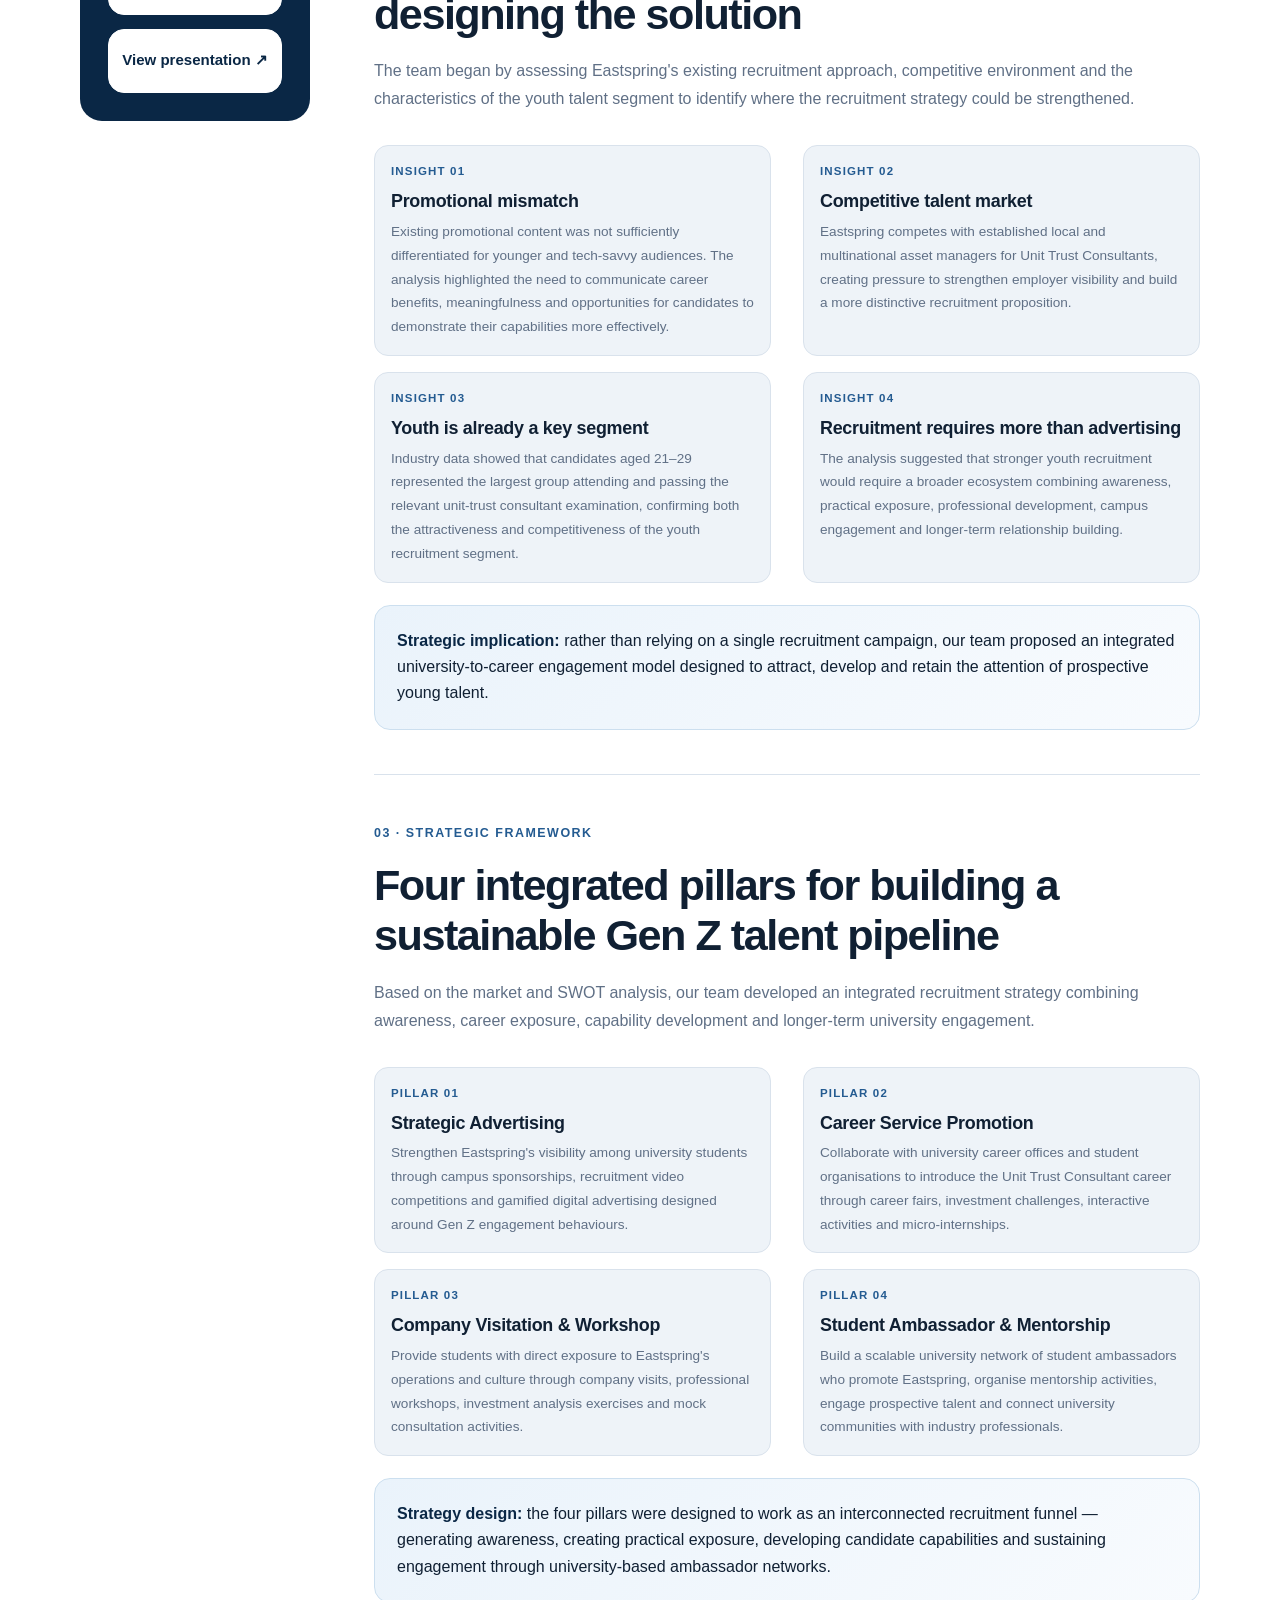
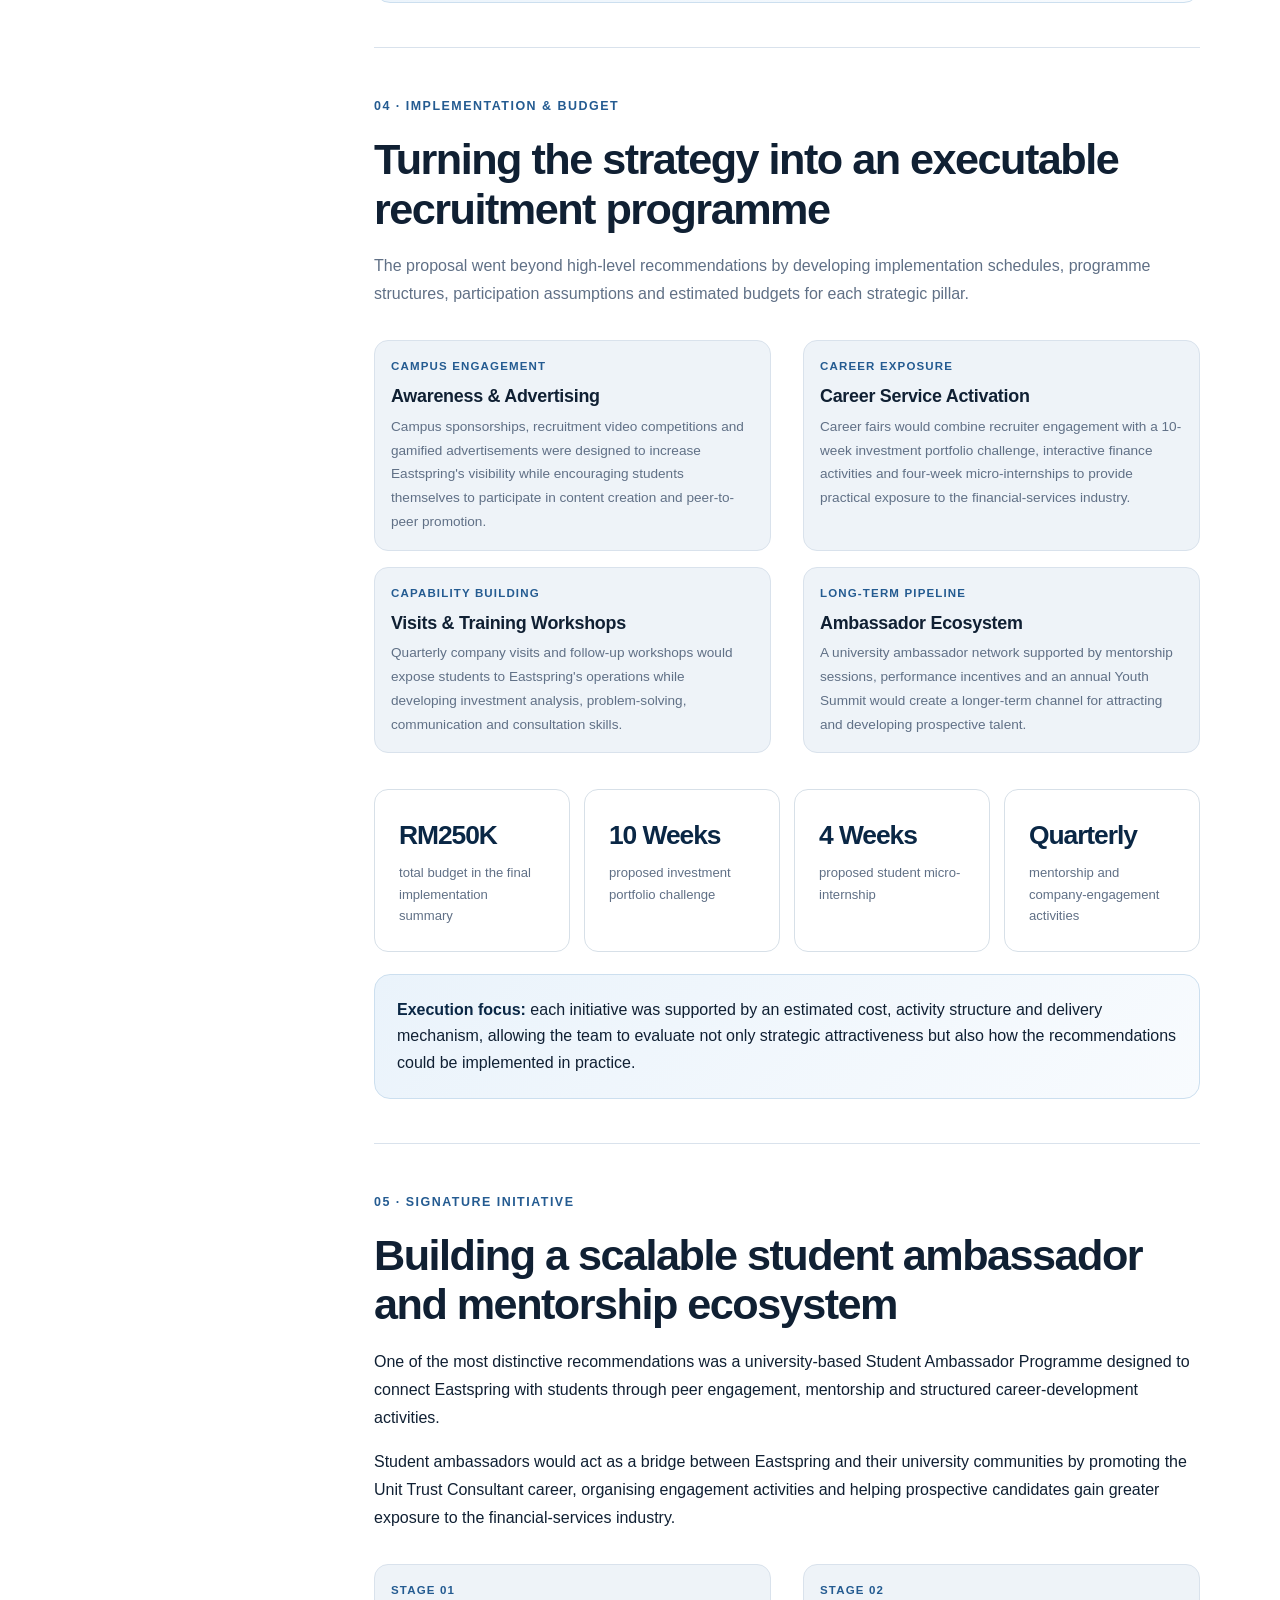
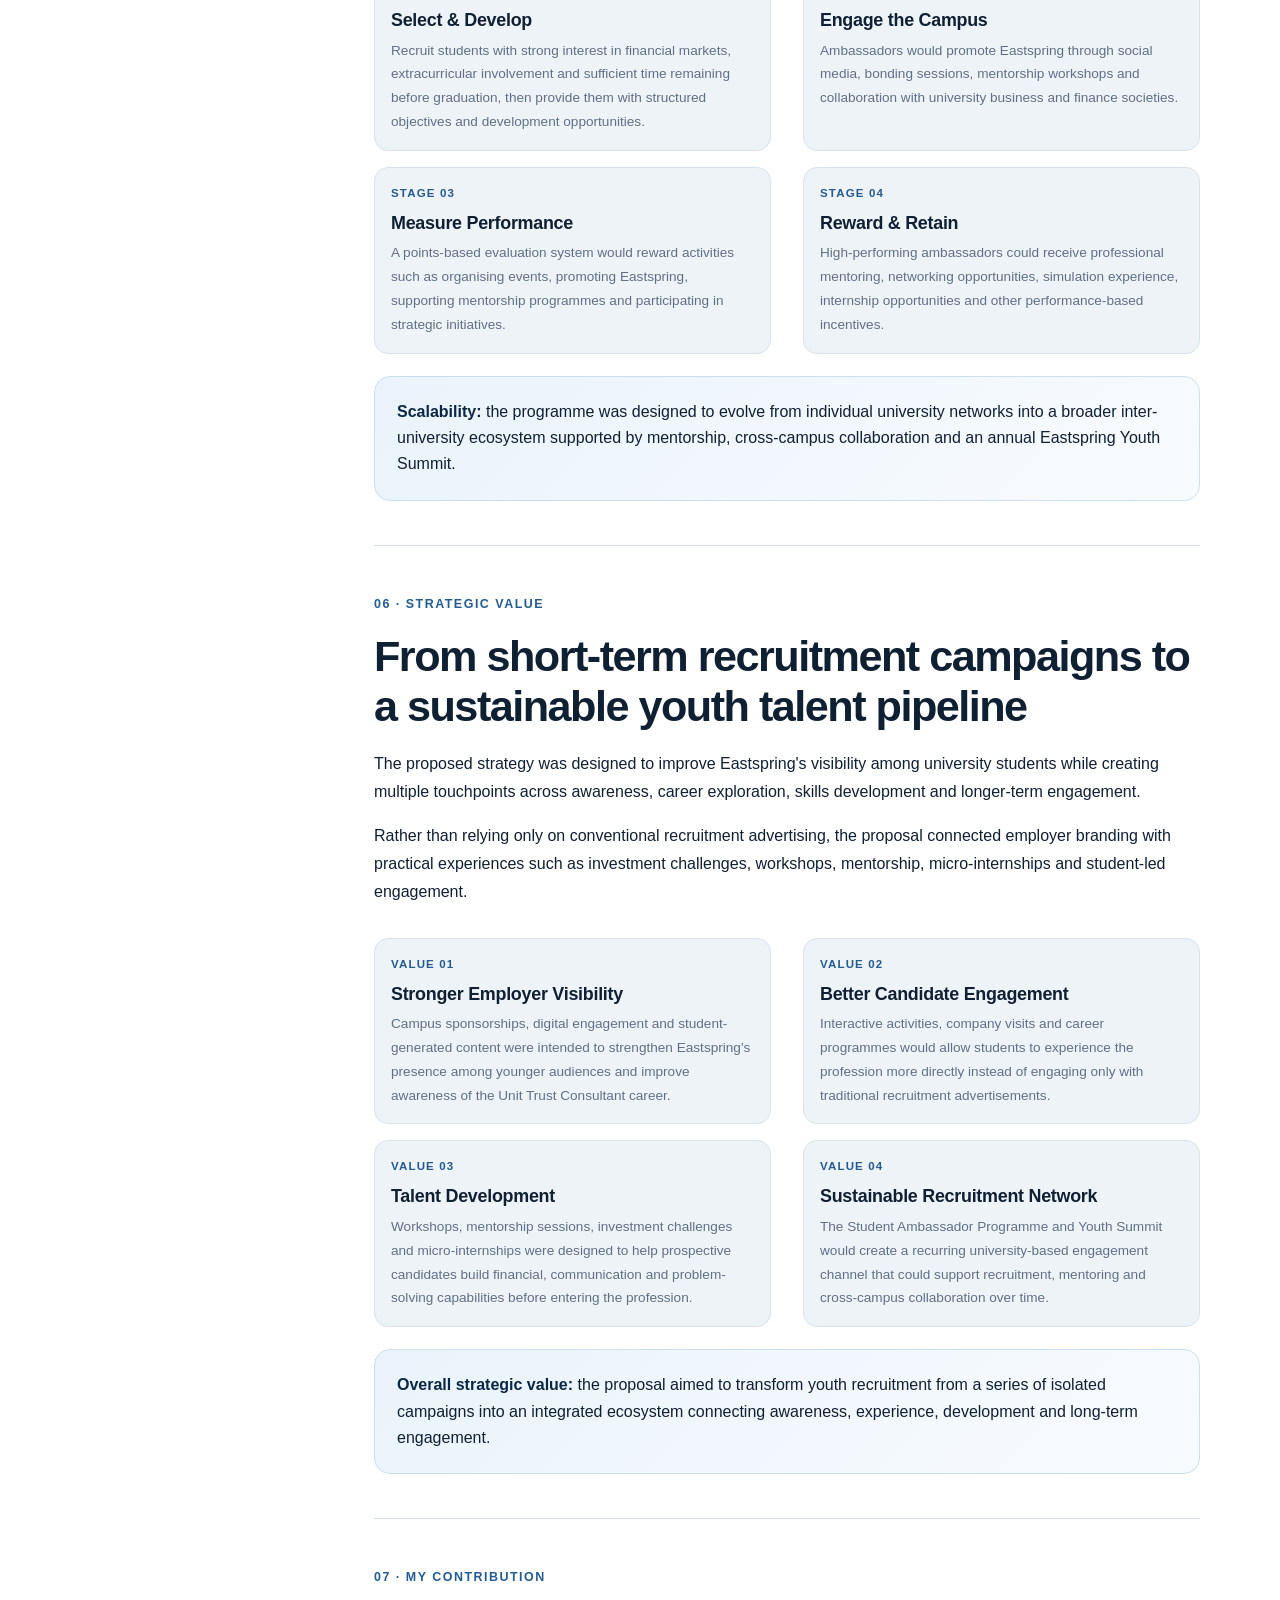
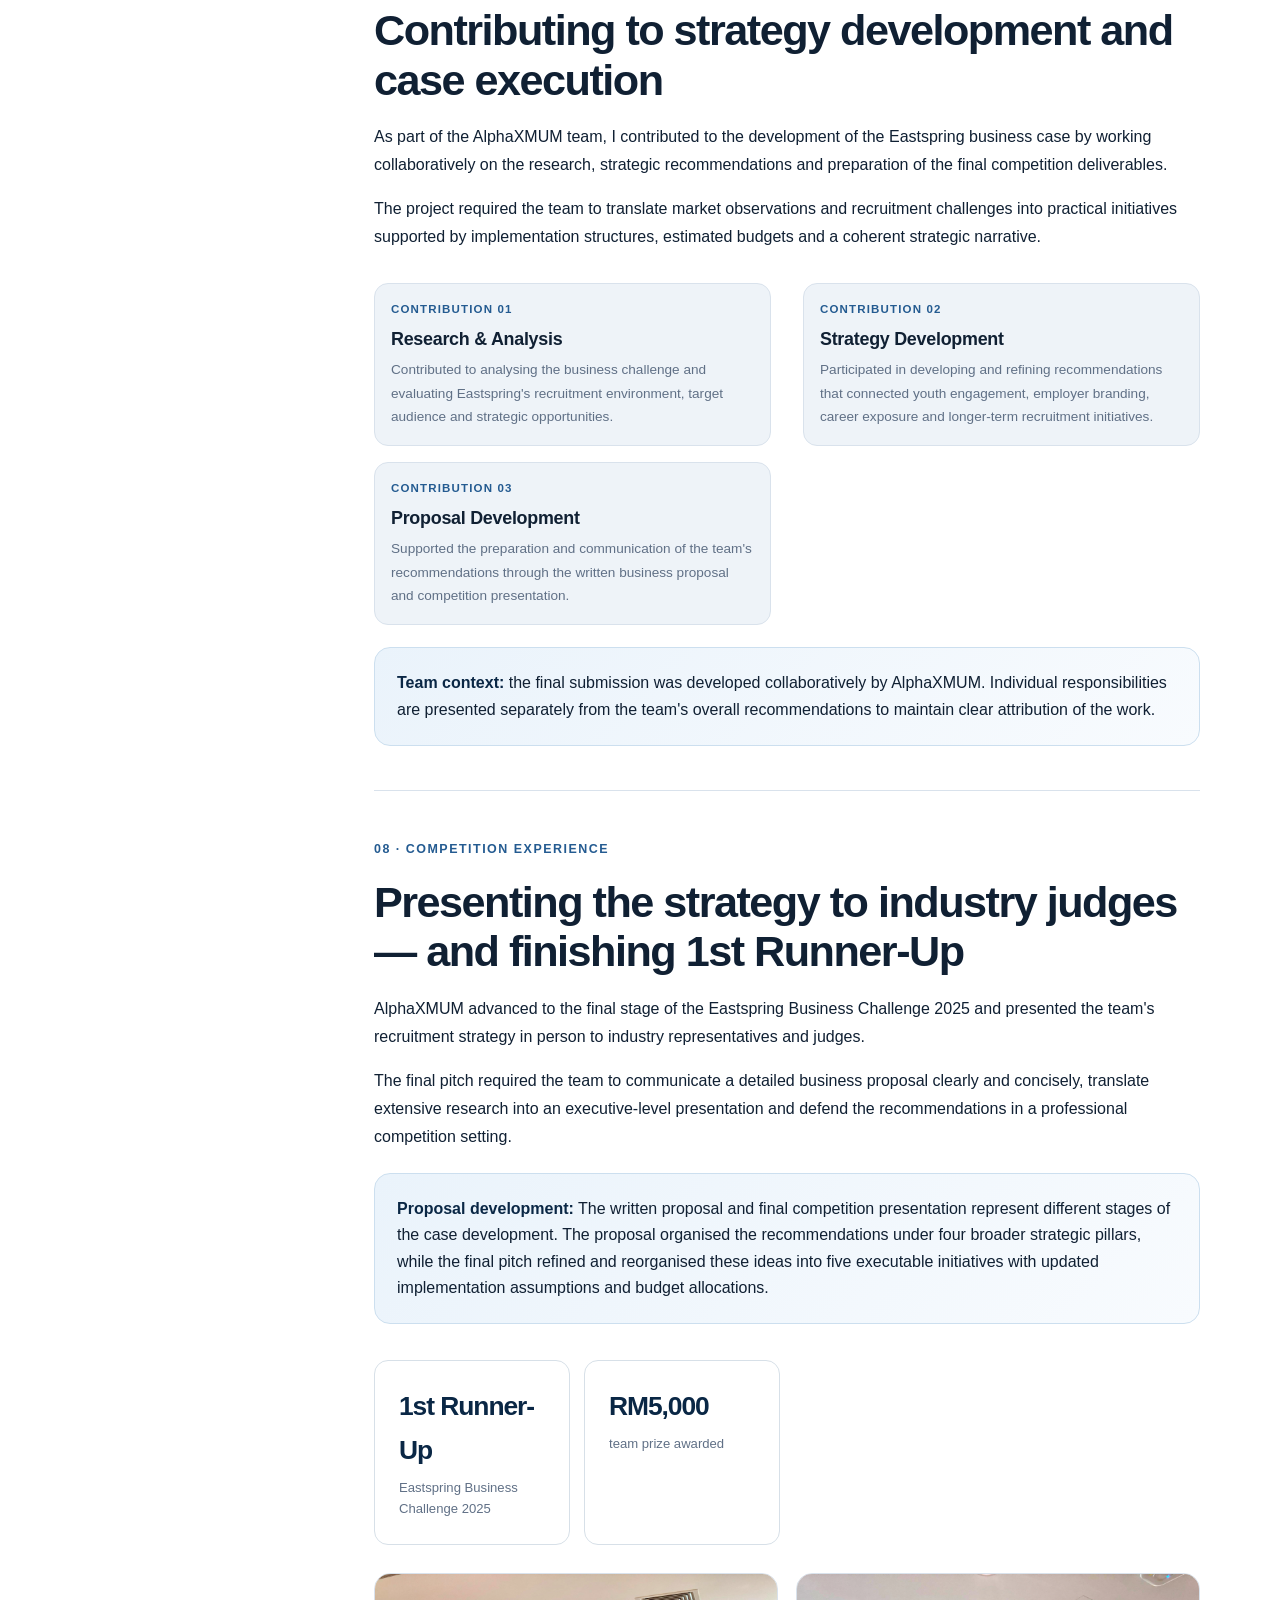
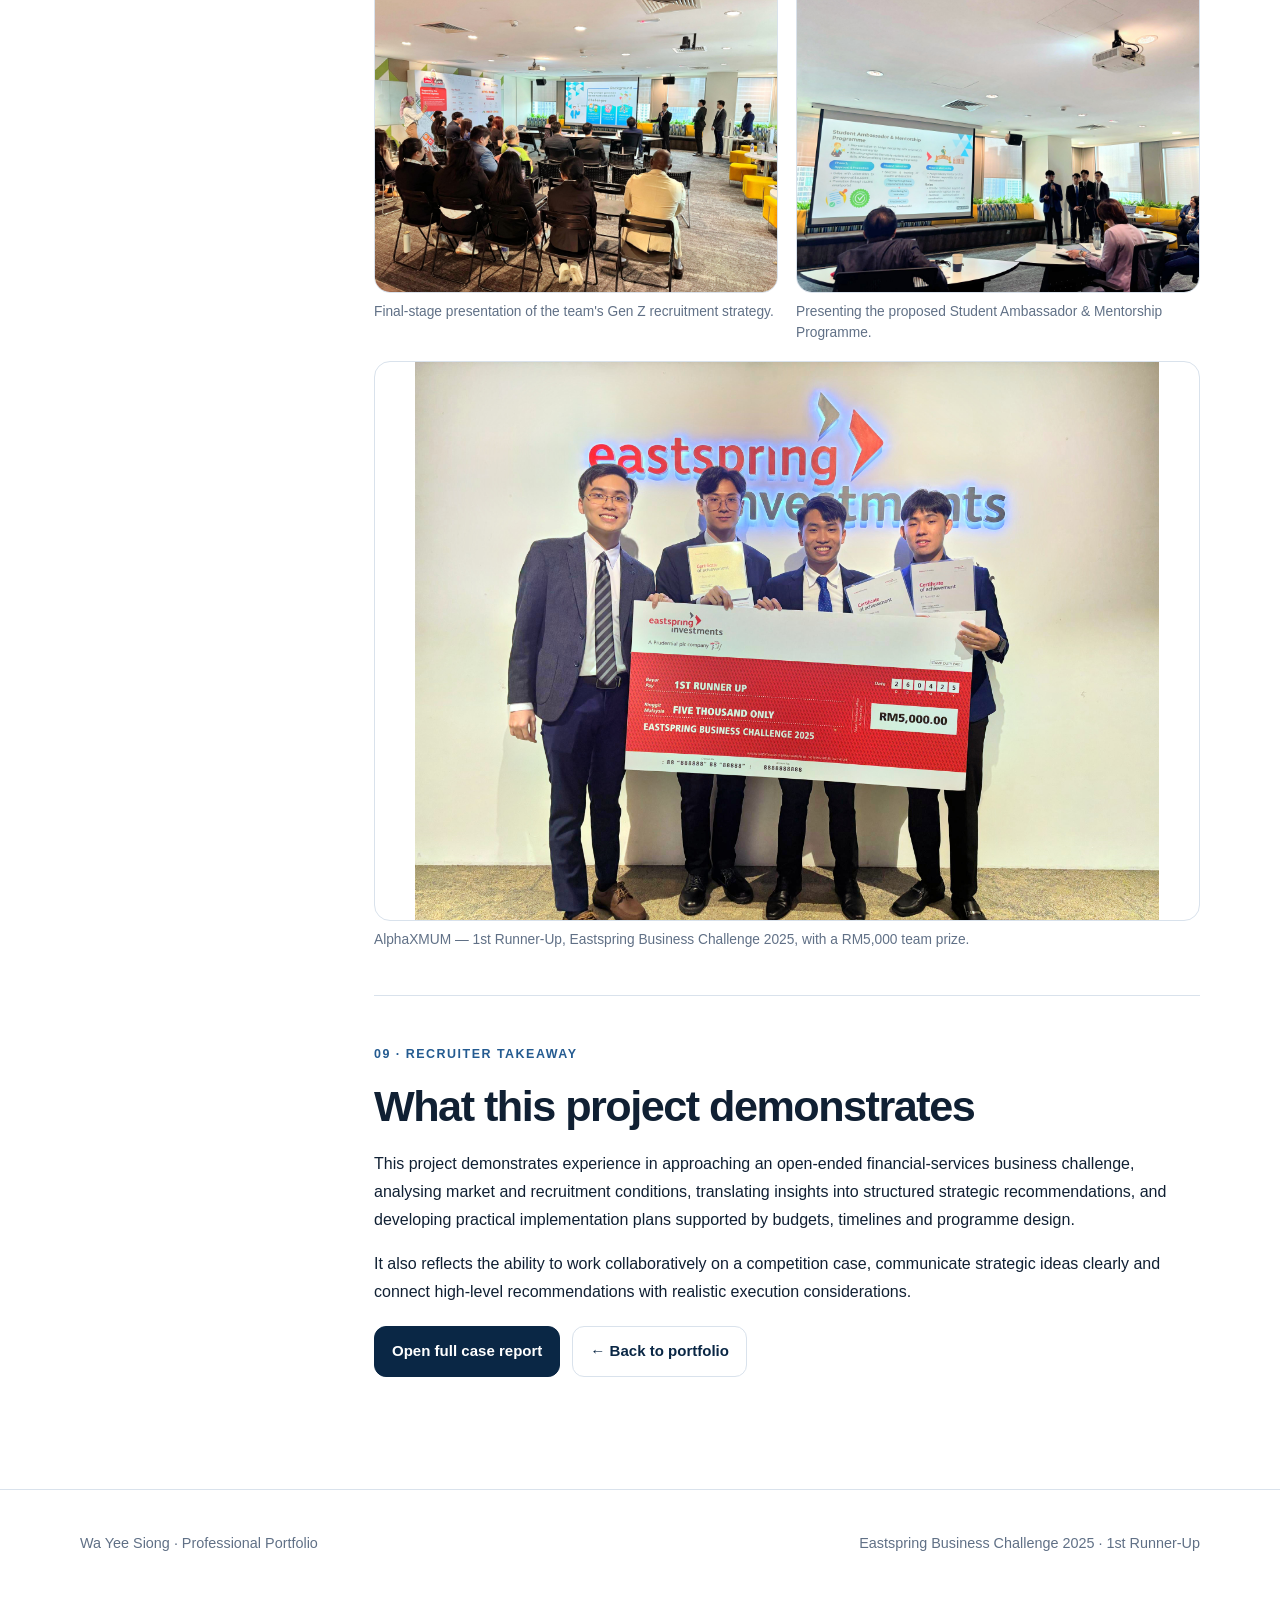
<file: project-eastspring-business-case.html>
<!doctype html>
<html lang="en">
<head>
  <meta charset="utf-8" />
  <meta name="viewport" content="width=device-width, initial-scale=1" />
  <meta
    name="description"
    content="Business strategy case study developing a Gen Z talent acquisition and employer-branding strategy for Eastspring Investments."
  />
  
  <title>Eastspring Business Challenge 2025 | Wa Yee Siong</title>

  <link rel="icon" href="assets/favicon.svg" type="image/svg+xml" />
  <link rel="stylesheet" href="styles.css" />
</head>

<body class="portfolio-project">

  <header class="topbar">
    <div class="container nav">
  
      <a class="brand" href="index.html">
        ← PORTFOLIO
      </a>
  
      <nav class="navlinks" aria-label="Project navigation">
  
        <a href="#strategy">
          Strategy
        </a>
  
        <a href="#implementation">
          Implementation
        </a>
  
        <a
          href="assets/eastspring-business-case-report.pdf"
          target="_blank"
          rel="noopener"
        >
          Full report
        </a>
  
        <a
          href="https://canva.link/gupi6ijlaqlojj3"
          target="_blank"
          rel="noopener"
        >
          Presentation
        </a>
  
      </nav>
  
    </div>
  </header>
  
  
  <main>
  
    <section class="project-hero">
  
      <div class="container">
  
        <div class="eyebrow">
          <span class="dot"></span>
          Business Strategy · Financial Services
        </div>
  
        <h1>
          Eastspring Business Challenge 2025
        </h1>
  
        <p class="lead">
          A strategic business case developing an integrated Gen Z talent
          acquisition and employer-branding strategy for Eastspring Investments
          through targeted advertising, university engagement, career development
          initiatives and a scalable student ambassador ecosystem.
        </p>
  
  
        <div class="meta-row">
  
          <span class="meta-pill">
            1st Runner-Up · Business Case Competition
          </span>
  
          <span class="meta-pill">
            Team Project
          </span>
  
          <span class="meta-pill">
            Gen Z Talent Strategy
          </span>
  
          <span class="meta-pill">
            Employer Branding
          </span>
  
        </div>
  
  
        <div class="metric-grid" aria-label="Project highlights">

          <div class="metric">
            <strong>1st Runner-Up</strong>
            <span>
              Eastspring Business Challenge 2025
            </span>
          </div>
        
          <div class="metric">
            <strong>RM5K</strong>
            <span>
              team prize awarded
            </span>
          </div>
        
          <div class="metric">
            <strong>4</strong>
            <span>
              integrated strategic pillars
            </span>
          </div>
        
          <div class="metric">
            <strong>RM250K</strong>
            <span>
              proposed implementation plan
            </span>
          </div>
        
        </div>
  
      </div>
  
    </section>
        

    <!-- PROJECT CONTENT -->
    <section class="section">
      <div class="container content-grid">


        <!-- SIDEBAR -->
        <aside>
        
          <div class="sidebar-card">
        
            <h3>Skills demonstrated</h3>
        
            <p>
              Business strategy development, market research, SWOT analysis,
              employer branding, talent acquisition strategy, budgeting,
              implementation planning and executive presentation.
            </p>
        
            <div class="tags">
        
              <span class="tag">Business Strategy</span>
        
              <span class="tag">Market Research</span>
        
              <span class="tag">SWOT Analysis</span>
        
              <span class="tag">Employer Branding</span>
        
              <span class="tag">Talent Acquisition</span>
        
              <span class="tag">Budgeting</span>
        
              <span class="tag">Project Planning</span>
        
              <span class="tag">Presentation</span>
        
            </div>
        
        
            <a
              class="button"
              href="assets/eastspring-business-case-report.pdf"
              target="_blank"
              rel="noopener"
            >
              View full report ↗
            </a>
        
        
            <a
              class="button"
              href="https://canva.link/gupi6ijlaqlojj3"
              target="_blank"
              rel="noopener"
            >
              View presentation&nbsp;↗
            </a>
        
          </div>
        
        </aside>


        <!-- MAIN CASE STUDY -->
        <article>

          <!-- 01 BUSINESS CHALLENGE -->
          <section class="article-section">
          
            <div class="eyebrow">
              01 · Business challenge
            </div>
          
            <h2>
              How can Eastspring attract and engage more Gen Z talent?
            </h2>
          
            <p>
              Eastspring Investments faced the challenge of strengthening its appeal
              among university students and young professionals while competing with
              other financial-services firms for the same emerging talent pool.
              The case focused on improving awareness of the Unit Trust Consultant
              career path and building a more effective recruitment strategy for
              younger audiences.
            </p>
          
            <p>
              Our analysis identified a disconnect between Eastspring's existing
              promotional approach and the expectations of younger, digitally engaged
              candidates. Gen Z audiences were more likely to respond to meaningful
              career development, practical exposure, interactive engagement and
              opportunities to demonstrate their capabilities.
            </p>
          
            <div class="callout">
          
              <strong>Core objective:</strong>
              develop a scalable recruitment and employer-branding strategy that
              strengthens Eastspring's visibility among university students,
              improves engagement with prospective Unit Trust Consultants and
              creates a sustainable pipeline of young talent.
          
            </div>
          
          </section>
        
        
          <!-- 02 MARKET & SWOT ANALYSIS -->
          <section class="article-section">
          
            <div class="eyebrow">
              02 · Market & SWOT analysis
            </div>
          
            <h2>
              Diagnosing the recruitment problem before designing the solution
            </h2>
          
            <p class="subtle">
              The team began by assessing Eastspring's existing recruitment approach,
              competitive environment and the characteristics of the youth talent
              segment to identify where the recruitment strategy could be strengthened.
            </p>
          
          
            <div class="workflow">
          
              <div class="step">
          
                <div class="step-num">
                  INSIGHT 01
                </div>
          
                <h3>
                  Promotional mismatch
                </h3>
          
                <p>
                  Existing promotional content was not sufficiently differentiated for
                  younger and tech-savvy audiences. The analysis highlighted the need
                  to communicate career benefits, meaningfulness and opportunities for
                  candidates to demonstrate their capabilities more effectively.
                </p>
          
              </div>
          
          
              <div class="step">
          
                <div class="step-num">
                  INSIGHT 02
                </div>
          
                <h3>
                  Competitive talent market
                </h3>
          
                <p>
                  Eastspring competes with established local and multinational asset
                  managers for Unit Trust Consultants, creating pressure to strengthen
                  employer visibility and build a more distinctive recruitment proposition.
                </p>
          
              </div>
          
          
              <div class="step">
          
                <div class="step-num">
                  INSIGHT 03
                </div>
          
                <h3>
                  Youth is already a key segment
                </h3>
          
                <p>
                  Industry data showed that candidates aged 21–29 represented the
                  largest group attending and passing the relevant unit-trust
                  consultant examination, confirming both the attractiveness and
                  competitiveness of the youth recruitment segment.
                </p>
          
              </div>
          
          
              <div class="step">
          
                <div class="step-num">
                  INSIGHT 04
                </div>
          
                <h3>
                  Recruitment requires more than advertising
                </h3>
          
                <p>
                  The analysis suggested that stronger youth recruitment would require
                  a broader ecosystem combining awareness, practical exposure,
                  professional development, campus engagement and longer-term
                  relationship building.
                </p>
          
              </div>
          
            </div>
          
          
            <div class="callout">
          
              <strong>Strategic implication:</strong>
              rather than relying on a single recruitment campaign, our team proposed
              an integrated university-to-career engagement model designed to attract,
              develop and retain the attention of prospective young talent.
          
            </div>
          
          </section>
        
        
          <!-- 03 STRATEGIC FRAMEWORK -->
          <section id="strategy" class="article-section">
          
            <div class="eyebrow">
              03 · Strategic framework
            </div>
          
            <h2>
              Four integrated pillars for building a sustainable Gen Z talent pipeline
            </h2>
          
            <p class="subtle">
              Based on the market and SWOT analysis, our team developed an integrated
              recruitment strategy combining awareness, career exposure, capability
              development and longer-term university engagement.
            </p>
          
          
            <div class="workflow">
          
              <div class="step">
          
                <div class="step-num">
                  PILLAR 01
                </div>
          
                <h3>
                  Strategic Advertising
                </h3>
          
                <p>
                  Strengthen Eastspring's visibility among university students through
                  campus sponsorships, recruitment video competitions and gamified
                  digital advertising designed around Gen Z engagement behaviours.
                </p>
          
              </div>
          
          
              <div class="step">
          
                <div class="step-num">
                  PILLAR 02
                </div>
          
                <h3>
                  Career Service Promotion
                </h3>
          
                <p>
                  Collaborate with university career offices and student organisations
                  to introduce the Unit Trust Consultant career through career fairs,
                  investment challenges, interactive activities and micro-internships.
                </p>
          
              </div>
          
          
              <div class="step">
          
                <div class="step-num">
                  PILLAR 03
                </div>
          
                <h3>
                  Company Visitation & Workshop
                </h3>
          
                <p>
                  Provide students with direct exposure to Eastspring's operations and
                  culture through company visits, professional workshops, investment
                  analysis exercises and mock consultation activities.
                </p>
          
              </div>
          
          
              <div class="step">
          
                <div class="step-num">
                  PILLAR 04
                </div>
          
                <h3>
                  Student Ambassador & Mentorship
                </h3>
          
                <p>
                  Build a scalable university network of student ambassadors who promote
                  Eastspring, organise mentorship activities, engage prospective talent
                  and connect university communities with industry professionals.
                </p>
          
              </div>
          
            </div>
          
          
            <div class="callout">
          
              <strong>Strategy design:</strong>
              the four pillars were designed to work as an interconnected recruitment
              funnel — generating awareness, creating practical exposure, developing
              candidate capabilities and sustaining engagement through university-based
              ambassador networks.
          
            </div>
          
          </section>
        
        
          <!-- 04 IMPLEMENTATION & BUDGET -->
          <section id="implementation" class="article-section">
          
            <div class="eyebrow">
              04 · Implementation & budget
            </div>
          
            <h2>
              Turning the strategy into an executable recruitment programme
            </h2>
          
            <p class="subtle">
              The proposal went beyond high-level recommendations by developing
              implementation schedules, programme structures, participation assumptions
              and estimated budgets for each strategic pillar.
            </p>
          
          
            <div class="workflow">
          
              <div class="step">
          
                <div class="step-num">
                  CAMPUS ENGAGEMENT
                </div>
          
                <h3>
                  Awareness & Advertising
                </h3>
          
                <p>
                  Campus sponsorships, recruitment video competitions and gamified
                  advertisements were designed to increase Eastspring's visibility
                  while encouraging students themselves to participate in content
                  creation and peer-to-peer promotion.
                </p>
          
              </div>
          
          
              <div class="step">
          
                <div class="step-num">
                  CAREER EXPOSURE
                </div>
          
                <h3>
                  Career Service Activation
                </h3>
          
                <p>
                  Career fairs would combine recruiter engagement with a 10-week
                  investment portfolio challenge, interactive finance activities and
                  four-week micro-internships to provide practical exposure to the
                  financial-services industry.
                </p>
          
              </div>
          
          
              <div class="step">
          
                <div class="step-num">
                  CAPABILITY BUILDING
                </div>
          
                <h3>
                  Visits & Training Workshops
                </h3>
          
                <p>
                  Quarterly company visits and follow-up workshops would expose students
                  to Eastspring's operations while developing investment analysis,
                  problem-solving, communication and consultation skills.
                </p>
          
              </div>
          
          
              <div class="step">
          
                <div class="step-num">
                  LONG-TERM PIPELINE
                </div>
          
                <h3>
                  Ambassador Ecosystem
                </h3>
          
                <p>
                  A university ambassador network supported by mentorship sessions,
                  performance incentives and an annual Youth Summit would create a
                  longer-term channel for attracting and developing prospective talent.
                </p>
          
              </div>
          
            </div>
          
          
            <div class="metric-grid" aria-label="Implementation highlights">
            
              <div class="metric">
                <strong>RM250K</strong>
                <span>
                  total budget in the final implementation summary
                </span>
              </div>
            
              <div class="metric">
                <strong>10 Weeks</strong>
                <span>
                  proposed investment portfolio challenge
                </span>
              </div>
            
              <div class="metric">
                <strong>4 Weeks</strong>
                <span>
                  proposed student micro-internship
                </span>
              </div>
            
              <div class="metric">
                <strong>Quarterly</strong>
                <span>
                  mentorship and company-engagement activities
                </span>
              </div>
            
            </div>
          
          
            <div class="callout">
          
              <strong>Execution focus:</strong>
              each initiative was supported by an estimated cost, activity structure
              and delivery mechanism, allowing the team to evaluate not only strategic
              attractiveness but also how the recommendations could be implemented
              in practice.
          
            </div>
          
          </section>
        
        
          <!-- 05 STUDENT AMBASSADOR & MENTORSHIP PROGRAMME -->
          <section class="article-section">
          
            <div class="eyebrow">
              05 · Signature initiative
            </div>
          
            <h2>
              Building a scalable student ambassador and mentorship ecosystem
            </h2>
          
            <p>
              One of the most distinctive recommendations was a university-based
              Student Ambassador Programme designed to connect Eastspring with
              students through peer engagement, mentorship and structured
              career-development activities.
            </p>
          
            <p>
              Student ambassadors would act as a bridge between Eastspring and their
              university communities by promoting the Unit Trust Consultant career,
              organising engagement activities and helping prospective candidates gain
              greater exposure to the financial-services industry.
            </p>
          
          
            <div class="workflow">
          
              <div class="step">
          
                <div class="step-num">
                  STAGE 01
                </div>
          
                <h3>
                  Select & Develop
                </h3>
          
                <p>
                  Recruit students with strong interest in financial markets,
                  extracurricular involvement and sufficient time remaining before
                  graduation, then provide them with structured objectives and
                  development opportunities.
                </p>
          
              </div>
          
          
              <div class="step">
          
                <div class="step-num">
                  STAGE 02
                </div>
          
                <h3>
                  Engage the Campus
                </h3>
          
                <p>
                  Ambassadors would promote Eastspring through social media, bonding
                  sessions, mentorship workshops and collaboration with university
                  business and finance societies.
                </p>
          
              </div>
          
          
              <div class="step">
          
                <div class="step-num">
                  STAGE 03
                </div>
          
                <h3>
                  Measure Performance
                </h3>
          
                <p>
                  A points-based evaluation system would reward activities such as
                  organising events, promoting Eastspring, supporting mentorship
                  programmes and participating in strategic initiatives.
                </p>
          
              </div>
          
          
              <div class="step">
          
                <div class="step-num">
                  STAGE 04
                </div>
          
                <h3>
                  Reward & Retain
                </h3>
          
                <p>
                  High-performing ambassadors could receive professional mentoring,
                  networking opportunities, simulation experience, internship
                  opportunities and other performance-based incentives.
                </p>
          
              </div>
          
            </div>
          
          
            <div class="callout">
          
              <strong>Scalability:</strong>
              the programme was designed to evolve from individual university networks
              into a broader inter-university ecosystem supported by mentorship,
              cross-campus collaboration and an annual Eastspring Youth Summit.
          
            </div>
          
          </section>

          <!-- 06 STRATEGIC VALUE & EXPECTED OUTCOMES -->
          <section class="article-section">

            <div class="eyebrow">
              06 · Strategic value
            </div>
          
            <h2>
              From short-term recruitment campaigns to a sustainable youth talent pipeline
            </h2>
          
            <p>
              The proposed strategy was designed to improve Eastspring's visibility
              among university students while creating multiple touchpoints across
              awareness, career exploration, skills development and longer-term
              engagement.
            </p>
          
            <p>
              Rather than relying only on conventional recruitment advertising, the
              proposal connected employer branding with practical experiences such as
              investment challenges, workshops, mentorship, micro-internships and
              student-led engagement.
            </p>
          
          
            <div class="workflow">
          
              <div class="step">
          
                <div class="step-num">
                  VALUE 01
                </div>
          
                <h3>
                  Stronger Employer Visibility
                </h3>
          
                <p>
                  Campus sponsorships, digital engagement and student-generated content
                  were intended to strengthen Eastspring's presence among younger
                  audiences and improve awareness of the Unit Trust Consultant career.
                </p>
          
              </div>
          
          
              <div class="step">
          
                <div class="step-num">
                  VALUE 02
                </div>
          
                <h3>
                  Better Candidate Engagement
                </h3>
          
                <p>
                  Interactive activities, company visits and career programmes would
                  allow students to experience the profession more directly instead
                  of engaging only with traditional recruitment advertisements.
                </p>
          
              </div>
          
          
              <div class="step">
          
                <div class="step-num">
                  VALUE 03
                </div>
          
                <h3>
                  Talent Development
                </h3>
          
                <p>
                  Workshops, mentorship sessions, investment challenges and
                  micro-internships were designed to help prospective candidates build
                  financial, communication and problem-solving capabilities before
                  entering the profession.
                </p>
          
              </div>
          
          
              <div class="step">
          
                <div class="step-num">
                  VALUE 04
                </div>
          
                <h3>
                  Sustainable Recruitment Network
                </h3>
          
                <p>
                  The Student Ambassador Programme and Youth Summit would create a
                  recurring university-based engagement channel that could support
                  recruitment, mentoring and cross-campus collaboration over time.
                </p>
          
              </div>
          
            </div>
          
          
            <div class="callout">
          
              <strong>Overall strategic value:</strong>
              the proposal aimed to transform youth recruitment from a series of
              isolated campaigns into an integrated ecosystem connecting awareness,
              experience, development and long-term engagement.
          
            </div>
          
          </section>

          <!-- 07 MY CONTRIBUTION -->
          <section class="article-section">
          
            <div class="eyebrow">
              07 · My contribution
            </div>
          
            <h2>
              Contributing to strategy development and case execution
            </h2>
          
            <p>
              As part of the AlphaXMUM team, I contributed to the development of the
              Eastspring business case by working collaboratively on the research,
              strategic recommendations and preparation of the final competition
              deliverables.
            </p>
          
            <p>
              The project required the team to translate market observations and
              recruitment challenges into practical initiatives supported by
              implementation structures, estimated budgets and a coherent strategic
              narrative.
            </p>
          
          
            <div class="workflow">
          
              <div class="step">
          
                <div class="step-num">
                  CONTRIBUTION 01
                </div>
          
                <h3>
                  Research & Analysis
                </h3>
          
                <p>
                  Contributed to analysing the business challenge and evaluating
                  Eastspring's recruitment environment, target audience and strategic
                  opportunities.
                </p>
          
              </div>
          
          
              <div class="step">
          
                <div class="step-num">
                  CONTRIBUTION 02
                </div>
          
                <h3>
                  Strategy Development
                </h3>
          
                <p>
                  Participated in developing and refining recommendations that connected
                  youth engagement, employer branding, career exposure and longer-term
                  recruitment initiatives.
                </p>
          
              </div>
          
          
              <div class="step">
          
                <div class="step-num">
                  CONTRIBUTION 03
                </div>
          
                <h3>
                  Proposal Development
                </h3>
          
                <p>
                  Supported the preparation and communication of the team's recommendations
                  through the written business proposal and competition presentation.
                </p>
          
              </div>
          
            </div>
          
          
            <div class="callout">
          
              <strong>Team context:</strong>
              the final submission was developed collaboratively by AlphaXMUM.
              Individual responsibilities are presented separately from the team's
              overall recommendations to maintain clear attribution of the work.
          
            </div>
          
          </section>

          <!-- 08 COMPETITION EXPERIENCE -->
          <section class="article-section">
          
            <div class="eyebrow">
              08 · Competition experience
            </div>
          
            <h2>
              Presenting the strategy to industry judges — and finishing 1st Runner-Up
            </h2>
          
            <p>
              AlphaXMUM advanced to the final stage of the Eastspring Business
              Challenge 2025 and presented the team's recruitment strategy in person
              to industry representatives and judges.
            </p>
          
            <p>
              The final pitch required the team to communicate a detailed business
              proposal clearly and concisely, translate extensive research into an
              executive-level presentation and defend the recommendations in a
              professional competition setting.
            </p>

            <div class="callout">

              <strong>Proposal development:</strong>
              The written proposal and final competition presentation represent
              different stages of the case development. The proposal organised the
              recommendations under four broader strategic pillars, while the final
              pitch refined and reorganised these ideas into five executable
              initiatives with updated implementation assumptions and budget
              allocations.
            
            </div>
          
            <div class="metric-grid" aria-label="Competition outcome">
          
              <div class="metric">
                <strong>1st Runner-Up</strong>
                <span>
                  Eastspring Business Challenge 2025
                </span>
              </div>
          
              <div class="metric">
                <strong>RM5,000</strong>
                <span>
                  team prize awarded
                </span>
              </div>
          
            </div>
          
          
            <div class="competition-gallery">
          
              <figure class="competition-photo">
          
                <img
                  src="assets/eastspring-final-pitch.jpg"
                  alt="AlphaXMUM presenting during the Eastspring Business Challenge final"
                  loading="lazy"
                />
          
                <figcaption>
                  Final-stage presentation of the team's Gen Z recruitment strategy.
                </figcaption>
          
              </figure>
          
          
              <figure class="competition-photo">
          
                <img
                  src="assets/eastspring-ambassador-pitch.jpg"
                  alt="AlphaXMUM presenting the Student Ambassador and Mentorship Programme"
                  loading="lazy"
                />
          
                <figcaption>
                  Presenting the proposed Student Ambassador &amp; Mentorship Programme.
                </figcaption>
          
              </figure>
          
          
              <figure class="competition-photo competition-photo-wide">
          
                <img
                  src="assets/eastspring-first-runner-up.jpg"
                  alt="AlphaXMUM receiving the 1st Runner-Up award at the Eastspring Business Challenge 2025"
                  loading="lazy"
                />
          
                <figcaption>
                  AlphaXMUM — 1st Runner-Up, Eastspring Business Challenge 2025,
                  with a RM5,000 team prize.
                </figcaption>
          
              </figure>
          
            </div>
          
          </section>
          
          <!-- 09 RECRUITER TAKEAWAY -->
          <section class="article-section">
          
            <div class="eyebrow">
              09 · Recruiter takeaway
            </div>
          
            <h2>
              What this project demonstrates
            </h2>
          
            <p>
              This project demonstrates experience in approaching an open-ended
              financial-services business challenge, analysing market and recruitment
              conditions, translating insights into structured strategic recommendations,
              and developing practical implementation plans supported by budgets,
              timelines and programme design.
            </p>
          
            <p>
              It also reflects the ability to work collaboratively on a competition
              case, communicate strategic ideas clearly and connect high-level
              recommendations with realistic execution considerations.
            </p>
          
          
            <div class="hero-actions">
          
              <a
                class="button primary"
                href="assets/eastspring-business-case-report.pdf"
                target="_blank"
                rel="noopener"
              >
                Open full case report
              </a>
          
              <a
                class="button secondary"
                href="index.html"
              >
                ← Back to portfolio
              </a>
          
            </div>
          
          </section>
        </article>

      </div>
    </section>

  </main>


  <footer class="footer">

    <div class="container footer-row">
  
      <span>
        Wa Yee Siong · Professional Portfolio
      </span>
  
      <span>
        Eastspring Business Challenge 2025 · 1st Runner-Up
      </span>
  
    </div>
  
  </footer>
</body>
</html>
</file>
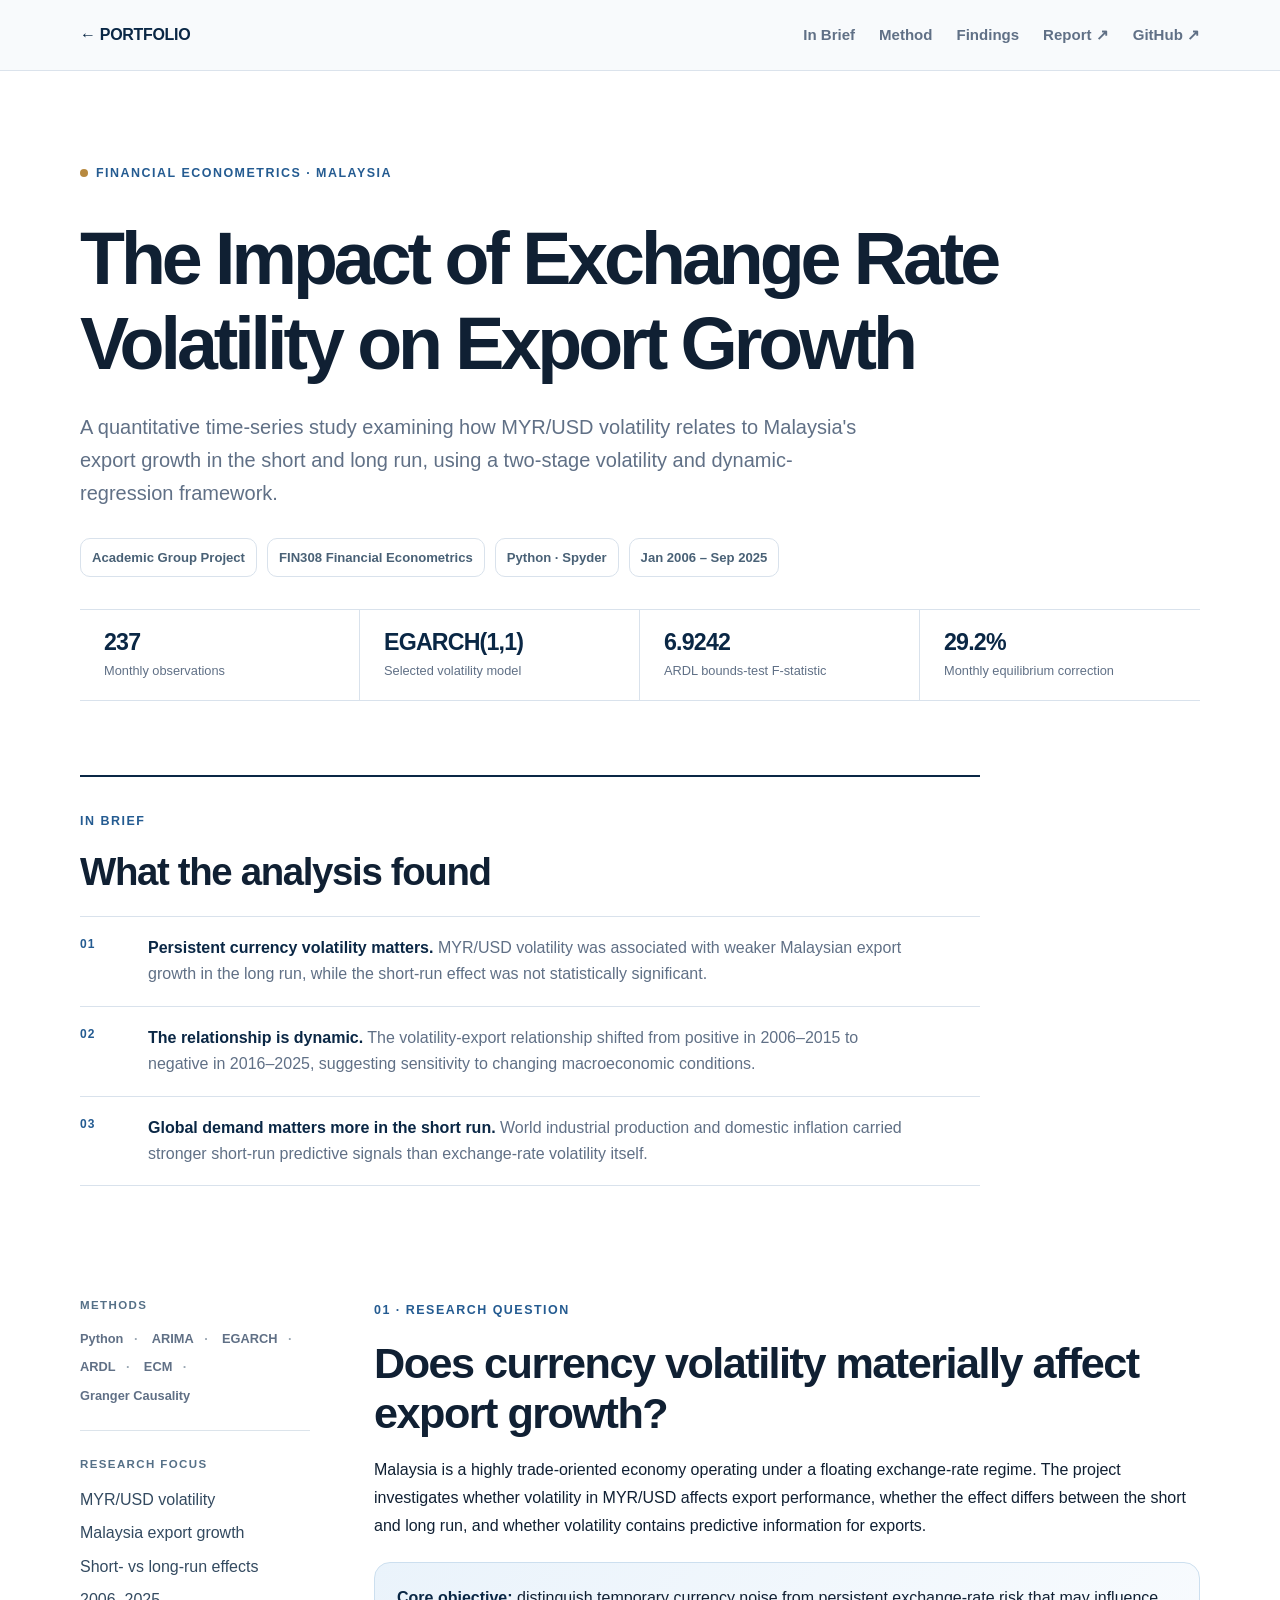
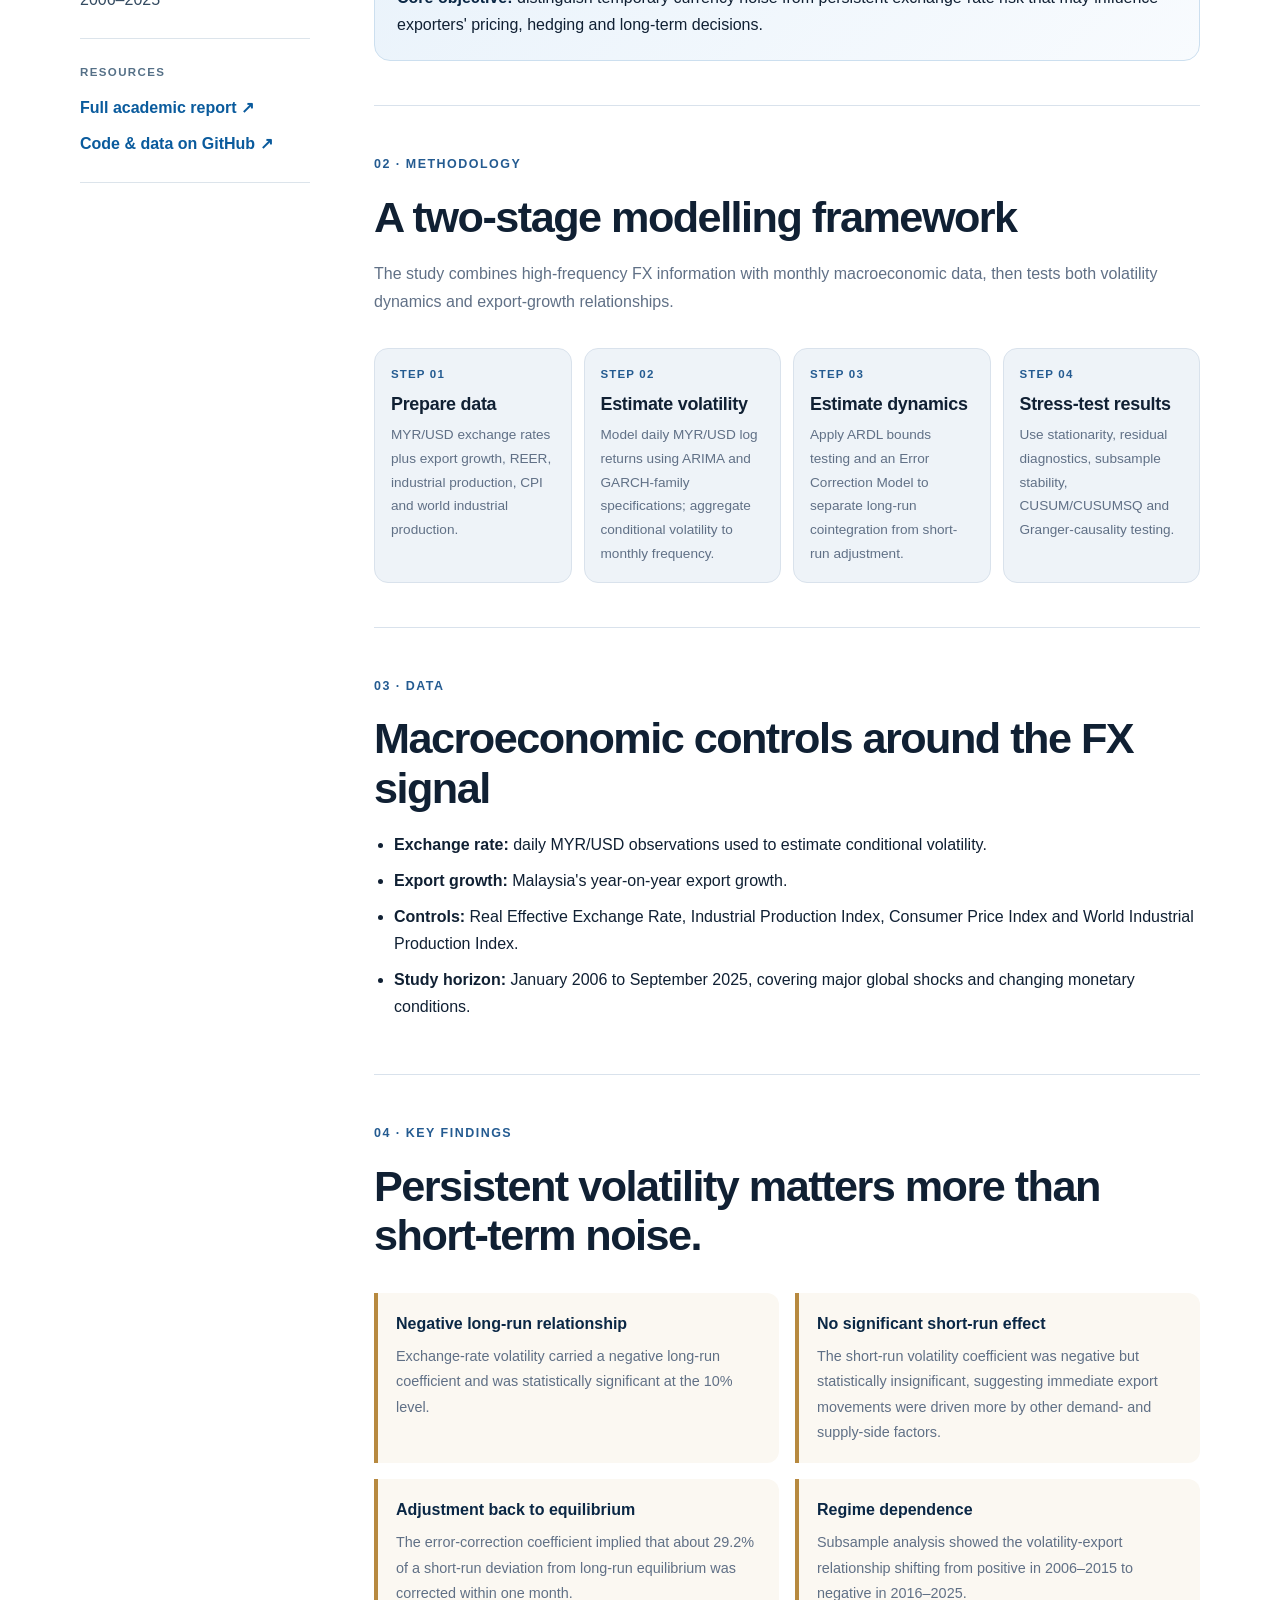
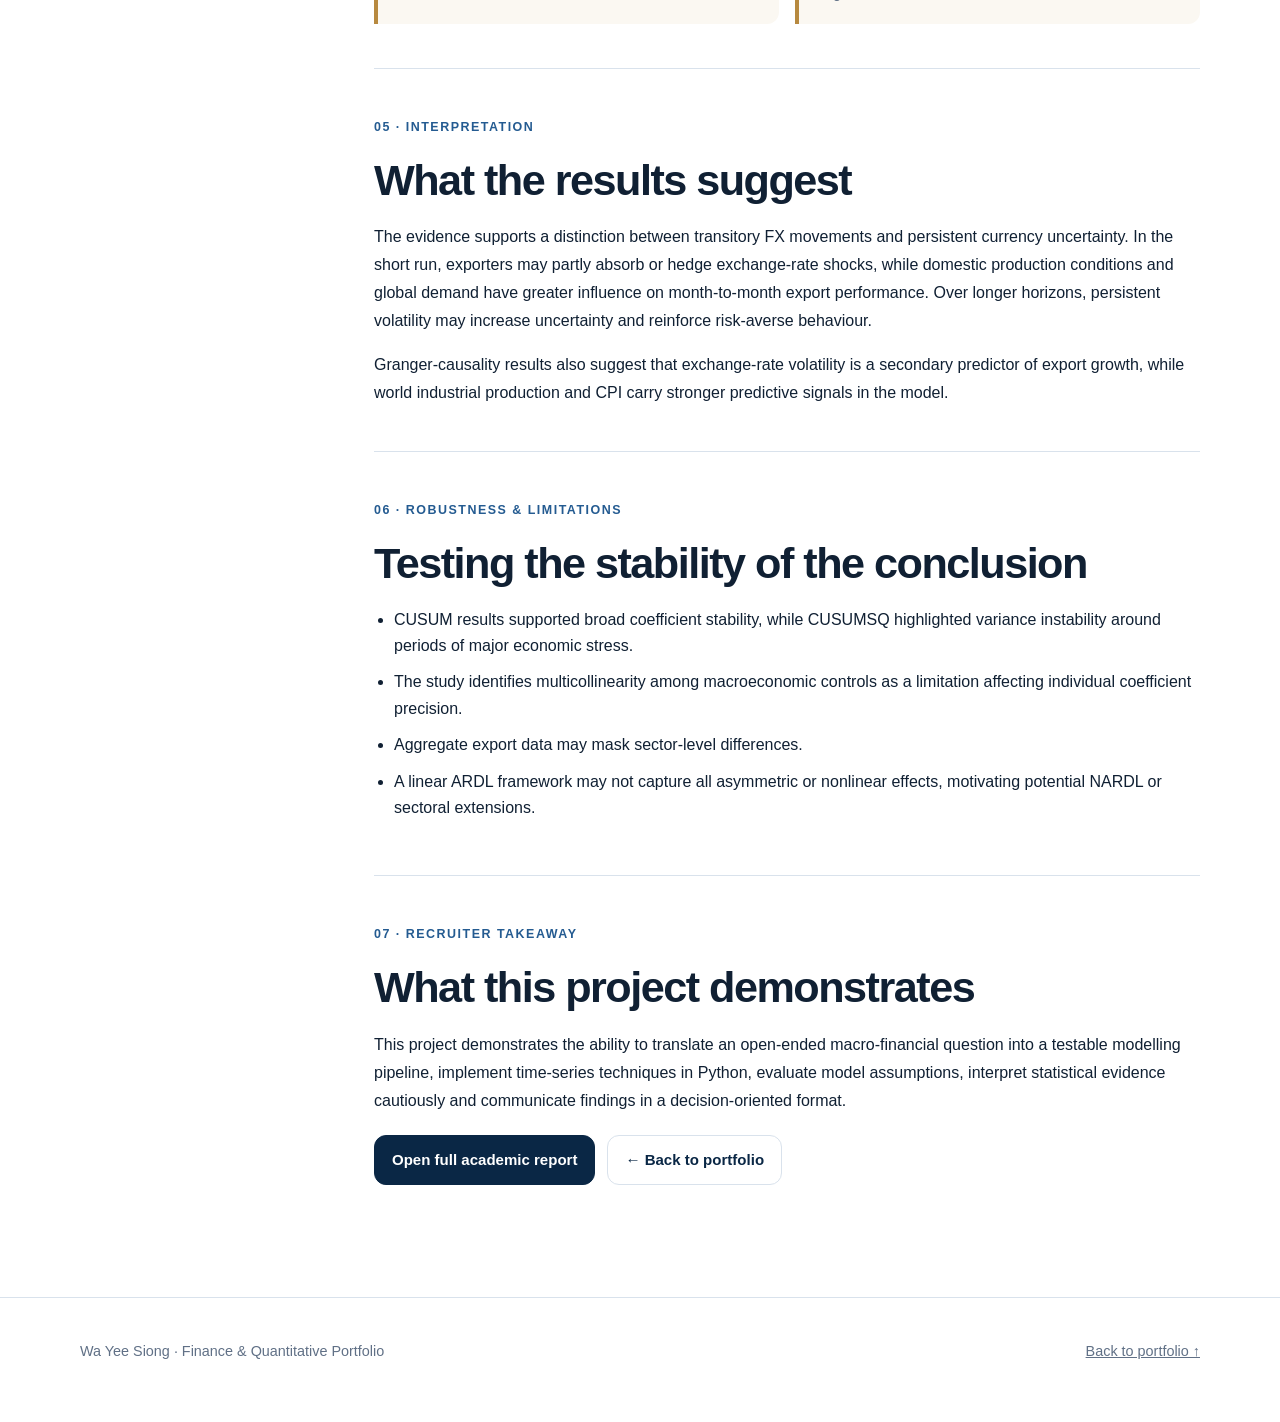
<file: project-exchange-rate.html>
<!doctype html>
<html lang="en">
<head>
  <meta charset="utf-8" />
  <meta name="viewport" content="width=device-width, initial-scale=1" />
  <meta name="description" content="Financial econometrics case study on MYR/USD exchange-rate volatility and Malaysia's export growth." />
  <title>Exchange Rate Volatility & Export Growth | Wa Yee Siong</title>
  <link rel="stylesheet" href="styles.css" />
</head>
<body>
  <header class="topbar">
    <div class="container nav">
      <a class="brand" href="index.html">← PORTFOLIO</a>
      <nav class="navlinks" aria-label="Project navigation">
        <a href="#brief">In Brief</a>
        <a href="#method">Method</a>
        <a href="#findings">Findings</a>
        <a
          href="assets/exchange-rate-volatility-export-growth-malaysia.pdf"
          target="_blank"
          rel="noopener"
        >
          Report ↗
        </a>
        <a
          href="https://github.com/wayeesiong/exchange-rate-volatility-malaysia"
          target="_blank"
          rel="noopener"
        >
          GitHub ↗
        </a>
      </nav>
    </div>
  </header>

  <main>
    <section class="project-hero">
      <div class="container">
        <div class="eyebrow"><span class="dot"></span> Financial Econometrics · Malaysia</div>
        <h1>The Impact of Exchange Rate Volatility on Export Growth</h1>
        <p class="lead">A quantitative time-series study examining how MYR/USD volatility relates to Malaysia's export growth in the short and long run, using a two-stage volatility and dynamic-regression framework.</p>
        <div class="meta-row">
          <span class="meta-pill">Academic Group Project</span>
          <span class="meta-pill">FIN308 Financial Econometrics</span>
          <span class="meta-pill">Python · Spyder</span>
          <span class="meta-pill">Jan 2006 – Sep 2025</span>
        </div>
        <div class="metric-strip" aria-label="Project highlights">

          <div class="metric-item">
            <strong>237</strong>
            <span>Monthly observations</span>
          </div>
        
          <div class="metric-item">
            <strong>EGARCH(1,1)</strong>
            <span>Selected volatility model</span>
          </div>
        
          <div class="metric-item">
            <strong>6.9242</strong>
            <span>ARDL bounds-test F-statistic</span>
          </div>
        
          <div class="metric-item">
            <strong>29.2%</strong>
            <span>Monthly equilibrium correction</span>
          </div>
        
        </div>
      </div>
    </section>

        <!-- IN BRIEF -->
    <section id="brief" class="project-brief-section">
      <div class="container">

        <div class="project-brief">

          <div class="eyebrow">In brief</div>

          <h2>What the analysis found</h2>

          <div class="brief-list">

            <div class="brief-item">
              <span class="brief-number">01</span>
              <p>
                <strong>Persistent currency volatility matters.</strong>
                MYR/USD volatility was associated with weaker Malaysian export
                growth in the long run, while the short-run effect was not
                statistically significant.
              </p>
            </div>

            <div class="brief-item">
              <span class="brief-number">02</span>
              <p>
                <strong>The relationship is dynamic.</strong>
                The volatility-export relationship shifted from positive in
                2006–2015 to negative in 2016–2025, suggesting sensitivity to
                changing macroeconomic conditions.
              </p>
            </div>

            <div class="brief-item">
              <span class="brief-number">03</span>
              <p>
                <strong>Global demand matters more in the short run.</strong>
                World industrial production and domestic inflation carried
                stronger short-run predictive signals than exchange-rate
                volatility itself.
              </p>
            </div>

          </div>

        </div>

      </div>
    </section>
    
    <section class="section">
      <div class="container content-grid">
        <aside class="project-sidebar">

          <div class="sidebar-block">
            <div class="sidebar-label">Methods</div>
        
            <div class="sidebar-tags">
              <span class="tag">Python</span>
              <span class="tag">ARIMA</span>
              <span class="tag">EGARCH</span>
              <span class="tag">ARDL</span>
              <span class="tag">ECM</span>
              <span class="tag">Granger Causality</span>
            </div>
          </div>
        
          <div class="sidebar-block">
            <div class="sidebar-label">Research focus</div>
        
            <div class="sidebar-list">
              <span>MYR/USD volatility</span>
              <span>Malaysia export growth</span>
              <span>Short- vs long-run effects</span>
              <span>2006–2025</span>
            </div>
          </div>
        
          <div class="sidebar-block">
            <div class="sidebar-label">Resources</div>
        
            <div class="sidebar-links">
        
              <a
                href="assets/exchange-rate-volatility-export-growth-malaysia.pdf"
                target="_blank"
                rel="noopener"
              >
                Full academic report ↗
              </a>
        
              <a
                href="https://github.com/wayeesiong/exchange-rate-volatility-malaysia"
                target="_blank"
                rel="noopener"
              >
                Code &amp; data on GitHub ↗
              </a>
        
            </div>
          </div>
        
        </aside>

        <article>
          <section class="article-section">
            <div class="eyebrow">01 · Research question</div>
            <h2>Does currency volatility materially affect export growth?</h2>
            <p>Malaysia is a highly trade-oriented economy operating under a floating exchange-rate regime. The project investigates whether volatility in MYR/USD affects export performance, whether the effect differs between the short and long run, and whether volatility contains predictive information for exports.</p>
            <div class="callout"><strong>Core objective:</strong> distinguish temporary currency noise from persistent exchange-rate risk that may influence exporters' pricing, hedging and long-term decisions.</div>
          </section>

          <section id="method" class="article-section">
            <div class="eyebrow">02 · Methodology</div>
            <h2>A two-stage modelling framework</h2>
            <p class="subtle">The study combines high-frequency FX information with monthly macroeconomic data, then tests both volatility dynamics and export-growth relationships.</p>
            <div class="workflow">
              <div class="step"><div class="step-num">STEP 01</div><h3>Prepare data</h3><p>MYR/USD exchange rates plus export growth, REER, industrial production, CPI and world industrial production.</p></div>
              <div class="step"><div class="step-num">STEP 02</div><h3>Estimate volatility</h3><p>Model daily MYR/USD log returns using ARIMA and GARCH-family specifications; aggregate conditional volatility to monthly frequency.</p></div>
              <div class="step"><div class="step-num">STEP 03</div><h3>Estimate dynamics</h3><p>Apply ARDL bounds testing and an Error Correction Model to separate long-run cointegration from short-run adjustment.</p></div>
              <div class="step"><div class="step-num">STEP 04</div><h3>Stress-test results</h3><p>Use stationarity, residual diagnostics, subsample stability, CUSUM/CUSUMSQ and Granger-causality testing.</p></div>
            </div>
          </section>

          <section class="article-section">
            <div class="eyebrow">03 · Data</div>
            <h2>Macroeconomic controls around the FX signal</h2>
            <ul>
              <li><strong>Exchange rate:</strong> daily MYR/USD observations used to estimate conditional volatility.</li>
              <li><strong>Export growth:</strong> Malaysia's year-on-year export growth.</li>
              <li><strong>Controls:</strong> Real Effective Exchange Rate, Industrial Production Index, Consumer Price Index and World Industrial Production Index.</li>
              <li><strong>Study horizon:</strong> January 2006 to September 2025, covering major global shocks and changing monetary conditions.</li>
            </ul>
          </section>

          <section id="findings" class="article-section">
            <div class="eyebrow">04 · Key findings</div>
            <h2>Persistent volatility matters more than short-term noise.</h2>
            <div class="finding-grid">
              <div class="finding"><strong>Negative long-run relationship</strong><p>Exchange-rate volatility carried a negative long-run coefficient and was statistically significant at the 10% level.</p></div>
              <div class="finding"><strong>No significant short-run effect</strong><p>The short-run volatility coefficient was negative but statistically insignificant, suggesting immediate export movements were driven more by other demand- and supply-side factors.</p></div>
              <div class="finding"><strong>Adjustment back to equilibrium</strong><p>The error-correction coefficient implied that about 29.2% of a short-run deviation from long-run equilibrium was corrected within one month.</p></div>
              <div class="finding"><strong>Regime dependence</strong><p>Subsample analysis showed the volatility-export relationship shifting from positive in 2006–2015 to negative in 2016–2025.</p></div>
            </div>
          </section>

          <section class="article-section">
            <div class="eyebrow">05 · Interpretation</div>
            <h2>What the results suggest</h2>
            <p>The evidence supports a distinction between transitory FX movements and persistent currency uncertainty. In the short run, exporters may partly absorb or hedge exchange-rate shocks, while domestic production conditions and global demand have greater influence on month-to-month export performance. Over longer horizons, persistent volatility may increase uncertainty and reinforce risk-averse behaviour.</p>
            <p>Granger-causality results also suggest that exchange-rate volatility is a secondary predictor of export growth, while world industrial production and CPI carry stronger predictive signals in the model.</p>
          </section>

          <section class="article-section">
            <div class="eyebrow">06 · Robustness & limitations</div>
            <h2>Testing the stability of the conclusion</h2>
            <ul>
              <li>CUSUM results supported broad coefficient stability, while CUSUMSQ highlighted variance instability around periods of major economic stress.</li>
              <li>The study identifies multicollinearity among macroeconomic controls as a limitation affecting individual coefficient precision.</li>
              <li>Aggregate export data may mask sector-level differences.</li>
              <li>A linear ARDL framework may not capture all asymmetric or nonlinear effects, motivating potential NARDL or sectoral extensions.</li>
            </ul>
          </section>

          <section class="article-section">
            <div class="eyebrow">07 · Recruiter takeaway</div>
            <h2>What this project demonstrates</h2>
            <p>This project demonstrates the ability to translate an open-ended macro-financial question into a testable modelling pipeline, implement time-series techniques in Python, evaluate model assumptions, interpret statistical evidence cautiously and communicate findings in a decision-oriented format.</p>
            <div class="hero-actions">
              <a class="button primary" href="assets/exchange-rate-volatility-export-growth-malaysia.pdf" target="_blank" rel="noopener">Open full academic report</a>
              <a class="button secondary" href="index.html">← Back to portfolio</a>
            </div>
          </section>
        </article>
      </div>
    </section>
  </main>

  <footer class="footer">
    <div class="container footer-row">
      <span>Wa Yee Siong · Finance &amp; Quantitative Portfolio</span>
      <a href="index.html">Back to portfolio ↑</a>
    </div>
  </footer>
</body>
</html>
</file>
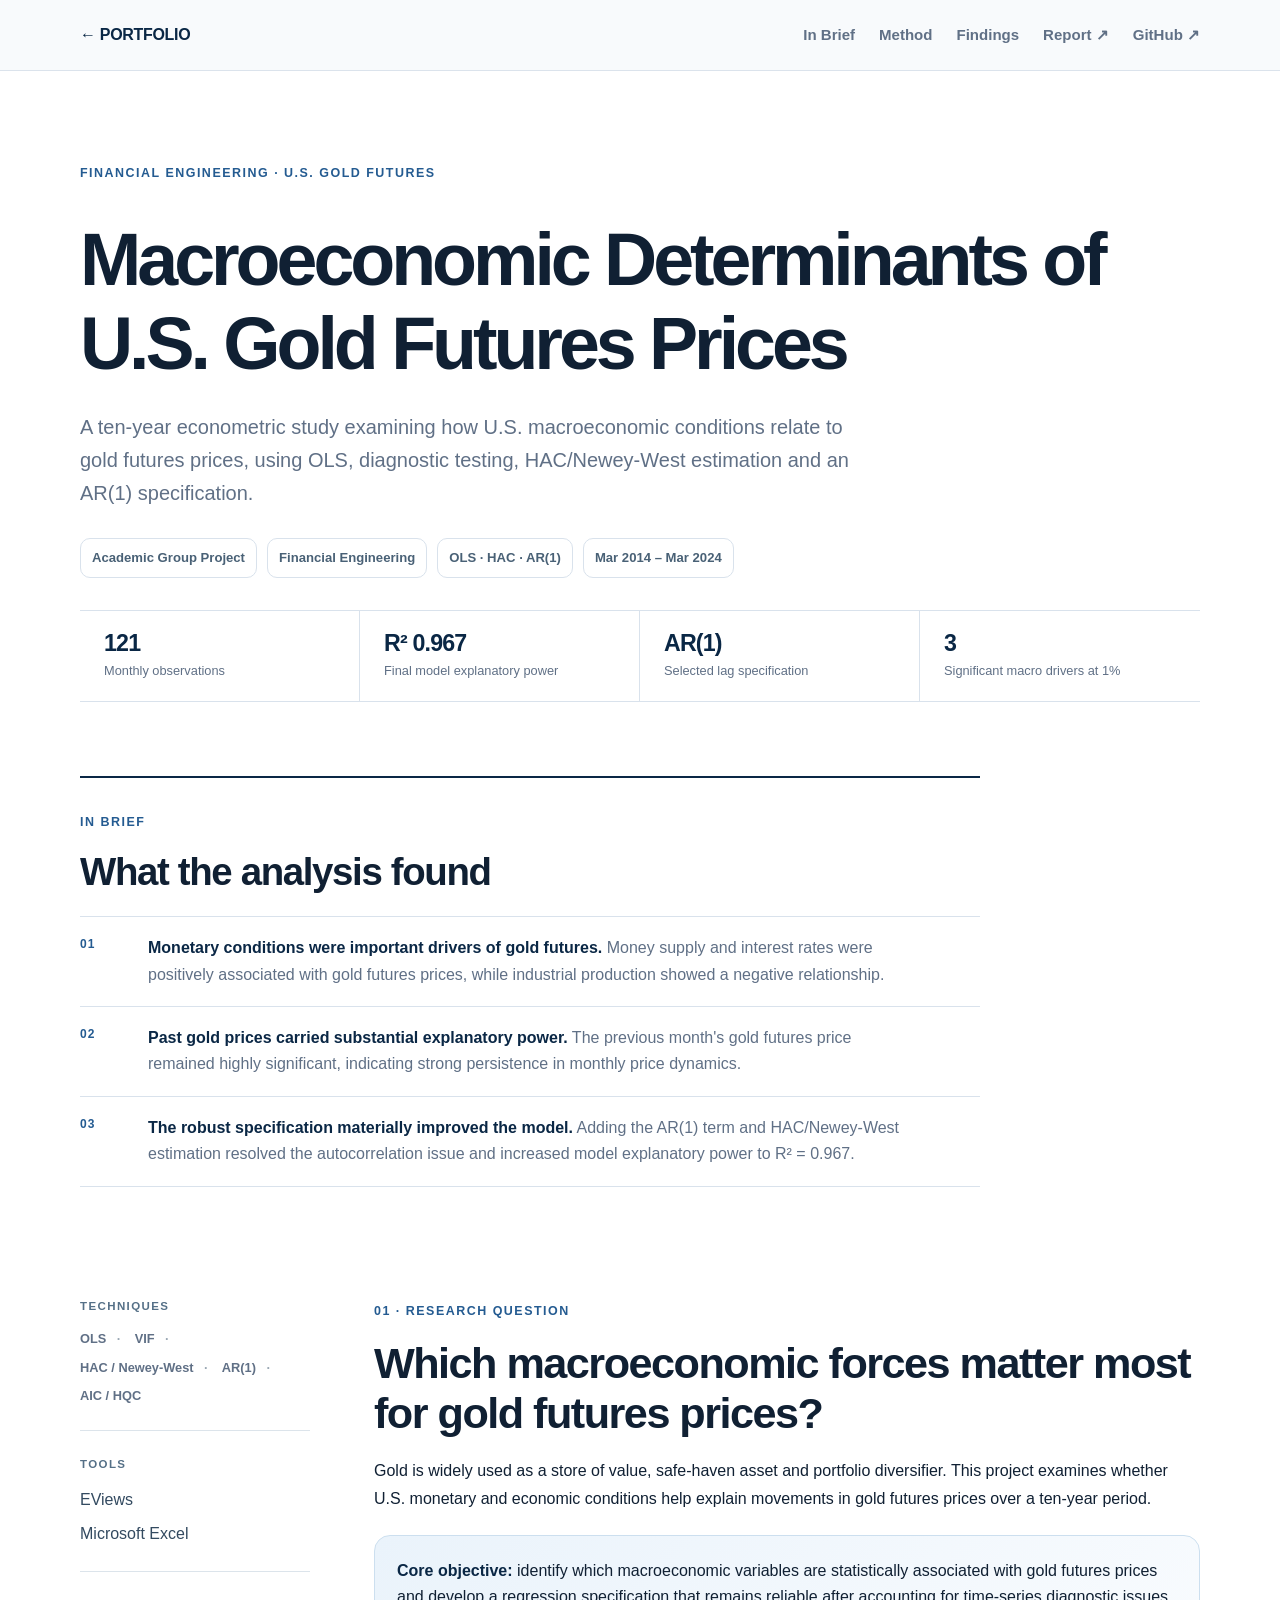
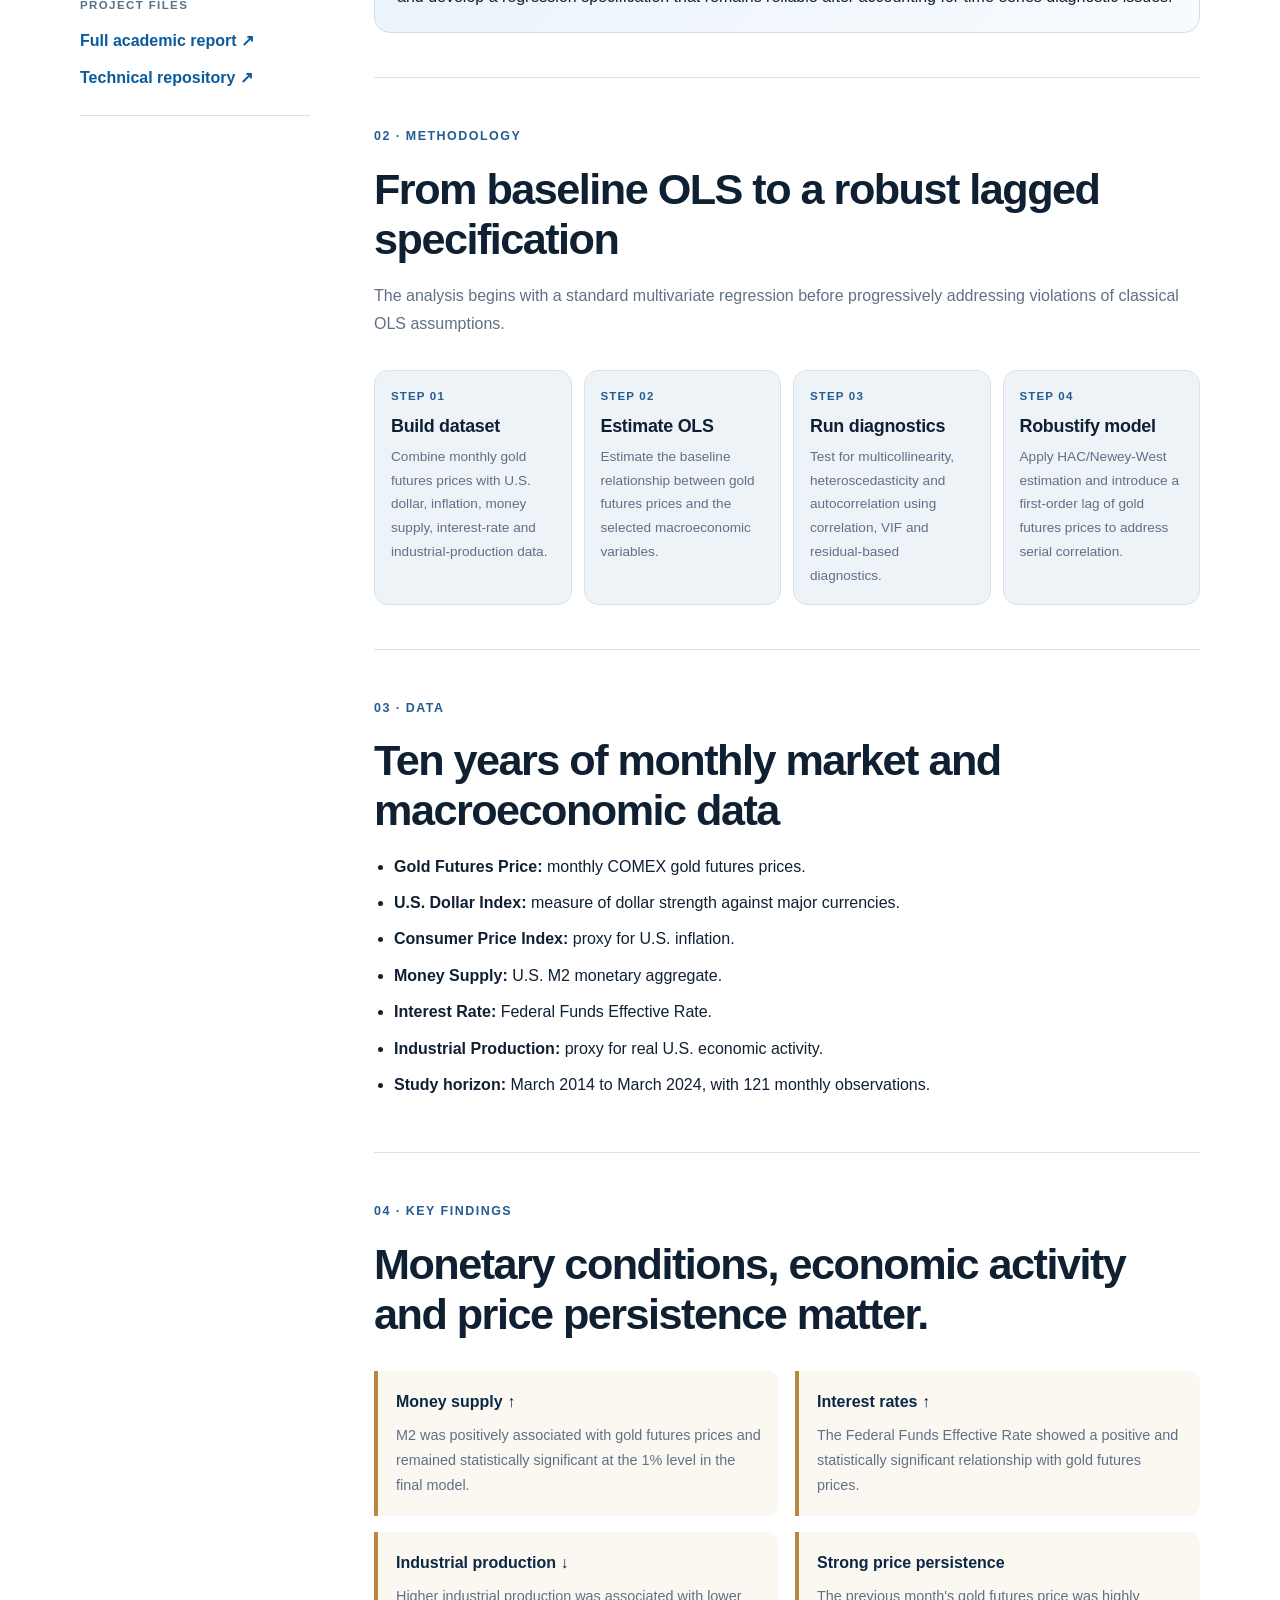
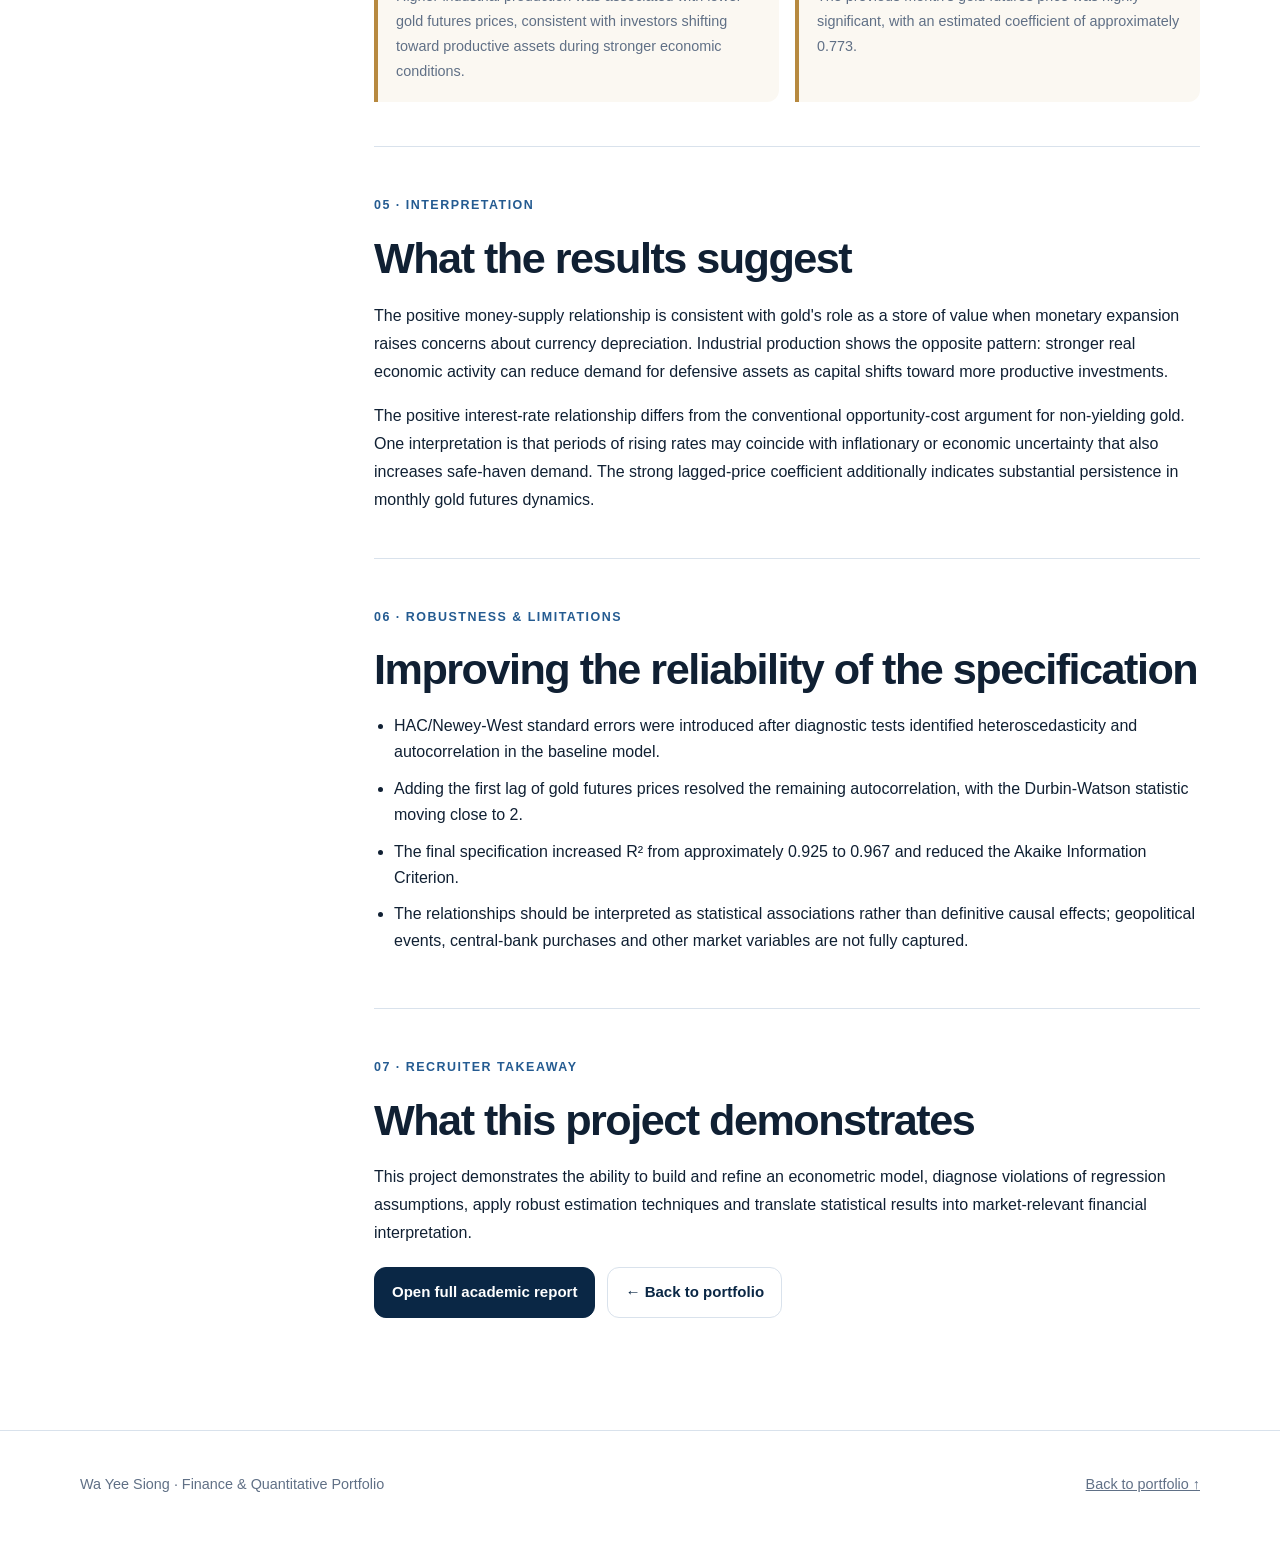
<file: project-gold-futures.html>
<!doctype html>
<html lang="en">
<head>
  <meta charset="utf-8" />
  <meta name="viewport" content="width=device-width, initial-scale=1" />
  <meta name="description" content="Case study on the macroeconomic determinants of U.S. gold futures prices." />
  <meta name="theme-color" content="#0a2745" />
  <title>Gold Futures Macroeconomic Analysis | Wa Yee Siong</title>
  <link rel="icon" href="assets/favicon.svg" type="image/svg+xml" />
  <link rel="stylesheet" href="styles.css" />
</head>

<body>

  <header class="topbar">
    <div class="container nav">
      <a class="brand" href="index.html#projects">← PORTFOLIO</a>

      <nav class="navlinks" aria-label="Project navigation">

        <a href="#brief">In Brief</a>
      
        <a href="#method">Method</a>
      
        <a href="#findings">Findings</a>
      
        <a
          href="assets/gold-futures-macroeconomic-analysis.pdf"
          target="_blank"
          rel="noopener"
        >
          Report ↗
        </a>
      
        <a
          href="https://github.com/wayeesiong/gold-futures-macroeconomic-analysis"
          target="_blank"
          rel="noopener"
        >
          GitHub ↗
        </a>
      
      </nav>
    </div>
  </header>


  <main>

    <!-- PROJECT HERO -->
    <section class="project-hero">
      <div class="container">
    
        <div class="eyebrow">
          Financial Engineering · U.S. Gold Futures
        </div>
    
        <h1>
          Macroeconomic Determinants of U.S. Gold Futures Prices
        </h1>
    
        <p class="lead">
          A ten-year econometric study examining how U.S. macroeconomic conditions
          relate to gold futures prices, using OLS, diagnostic testing,
          HAC/Newey-West estimation and an AR(1) specification.
        </p>
    
        <div class="meta-row">
          <span class="meta-pill">Academic Group Project</span>
          <span class="meta-pill">Financial Engineering</span>
          <span class="meta-pill">OLS · HAC · AR(1)</span>
          <span class="meta-pill">Mar 2014 – Mar 2024</span>
        </div>
    
    
        <div class="metric-strip" aria-label="Project highlights">
    
          <div class="metric-item">
            <strong>121</strong>
            <span>Monthly observations</span>
          </div>
    
          <div class="metric-item">
            <strong>R² 0.967</strong>
            <span>Final model explanatory power</span>
          </div>
    
          <div class="metric-item">
            <strong>AR(1)</strong>
            <span>Selected lag specification</span>
          </div>
    
          <div class="metric-item">
            <strong>3</strong>
            <span>Significant macro drivers at 1%</span>
          </div>
    
        </div>
    
      </div>
    </section>

    <!-- IN BRIEF -->
    <section id="brief" class="project-brief-section">
      <div class="container">
    
        <div class="project-brief">
    
          <div class="eyebrow">In brief</div>
    
          <h2>What the analysis found</h2>
    
          <div class="brief-list">
    
            <div class="brief-item">
              <span class="brief-number">01</span>
    
              <p>
                <strong>Monetary conditions were important drivers of gold futures.</strong>
                Money supply and interest rates were positively associated with gold
                futures prices, while industrial production showed a negative relationship.
              </p>
            </div>
    
            <div class="brief-item">
              <span class="brief-number">02</span>
    
              <p>
                <strong>Past gold prices carried substantial explanatory power.</strong>
                The previous month's gold futures price remained highly significant,
                indicating strong persistence in monthly price dynamics.
              </p>
            </div>
    
            <div class="brief-item">
              <span class="brief-number">03</span>
    
              <p>
                <strong>The robust specification materially improved the model.</strong>
                Adding the AR(1) term and HAC/Newey-West estimation resolved the
                autocorrelation issue and increased model explanatory power to R² = 0.967.
              </p>
            </div>
    
          </div>
    
        </div>
    
      </div>
    </section>


    <!-- PROJECT CONTENT -->
    <section class="section">
      <div class="container content-grid">


        <!-- SIDEBAR -->
        <aside class="project-sidebar">

          <div class="sidebar-block">
            <div class="sidebar-label">Techniques</div>

            <div class="sidebar-tags">
              <span class="tag">OLS</span>
              <span class="tag">VIF</span>
              <span class="tag">HAC / Newey-West</span>
              <span class="tag">AR(1)</span>
              <span class="tag">AIC / HQC</span>
            </div>
          </div>


          <div class="sidebar-block">
            <div class="sidebar-label">Tools</div>

            <div class="sidebar-list">
              <span>EViews</span>
              <span>Microsoft Excel</span>
            </div>
          </div>


          <div class="sidebar-block">
            <div class="sidebar-label">Project files</div>

            <div class="sidebar-links">

              <a
                href="assets/gold-futures-macroeconomic-analysis.pdf"
                target="_blank"
                rel="noopener"
              >
                Full academic report ↗
              </a>

              <a
                href="https://github.com/wayeesiong/gold-futures-macroeconomic-analysis"
                target="_blank"
                rel="noopener"
              >
                Technical repository ↗
              </a>

            </div>
          </div>

        </aside>


        <!-- MAIN ARTICLE -->
        <article>

          <!-- 01 RESEARCH QUESTION -->
          <section class="article-section">
        
            <div class="eyebrow">01 · Research question</div>
        
            <h2>Which macroeconomic forces matter most for gold futures prices?</h2>
        
            <p>
              Gold is widely used as a store of value, safe-haven asset and portfolio
              diversifier. This project examines whether U.S. monetary and economic
              conditions help explain movements in gold futures prices over a ten-year
              period.
            </p>
        
            <div class="callout">
              <strong>Core objective:</strong>
              identify which macroeconomic variables are statistically associated with
              gold futures prices and develop a regression specification that remains
              reliable after accounting for time-series diagnostic issues.
            </div>
        
          </section>
        
        
          <!-- 02 METHODOLOGY -->
          <section id="method" class="article-section">
        
            <div class="eyebrow">02 · Methodology</div>
        
            <h2>From baseline OLS to a robust lagged specification</h2>
        
            <p class="subtle">
              The analysis begins with a standard multivariate regression before
              progressively addressing violations of classical OLS assumptions.
            </p>
        
            <div class="workflow">
        
              <div class="step">
                <div class="step-num">STEP 01</div>
                <h3>Build dataset</h3>
                <p>
                  Combine monthly gold futures prices with U.S. dollar, inflation,
                  money supply, interest-rate and industrial-production data.
                </p>
              </div>
        
              <div class="step">
                <div class="step-num">STEP 02</div>
                <h3>Estimate OLS</h3>
                <p>
                  Estimate the baseline relationship between gold futures prices and
                  the selected macroeconomic variables.
                </p>
              </div>
        
              <div class="step">
                <div class="step-num">STEP 03</div>
                <h3>Run diagnostics</h3>
                <p>
                  Test for multicollinearity, heteroscedasticity and autocorrelation
                  using correlation, VIF and residual-based diagnostics.
                </p>
              </div>
        
              <div class="step">
                <div class="step-num">STEP 04</div>
                <h3>Robustify model</h3>
                <p>
                  Apply HAC/Newey-West estimation and introduce a first-order lag of
                  gold futures prices to address serial correlation.
                </p>
              </div>
        
            </div>
        
          </section>
        
        
          <!-- 03 DATA -->
          <section class="article-section">
        
            <div class="eyebrow">03 · Data</div>
        
            <h2>Ten years of monthly market and macroeconomic data</h2>
        
            <ul>
              <li>
                <strong>Gold Futures Price:</strong>
                monthly COMEX gold futures prices.
              </li>
        
              <li>
                <strong>U.S. Dollar Index:</strong>
                measure of dollar strength against major currencies.
              </li>
        
              <li>
                <strong>Consumer Price Index:</strong>
                proxy for U.S. inflation.
              </li>
        
              <li>
                <strong>Money Supply:</strong>
                U.S. M2 monetary aggregate.
              </li>
        
              <li>
                <strong>Interest Rate:</strong>
                Federal Funds Effective Rate.
              </li>
        
              <li>
                <strong>Industrial Production:</strong>
                proxy for real U.S. economic activity.
              </li>
        
              <li>
                <strong>Study horizon:</strong>
                March 2014 to March 2024, with 121 monthly observations.
              </li>
            </ul>
        
          </section>
        
        
          <!-- 04 FINDINGS -->
          <section id="findings" class="article-section">
        
            <div class="eyebrow">04 · Key findings</div>
        
            <h2>Monetary conditions, economic activity and price persistence matter.</h2>
        
            <div class="finding-grid">
        
              <div class="finding">
                <strong>Money supply ↑</strong>
                <p>
                  M2 was positively associated with gold futures prices and remained
                  statistically significant at the 1% level in the final model.
                </p>
              </div>
        
              <div class="finding">
                <strong>Interest rates ↑</strong>
                <p>
                  The Federal Funds Effective Rate showed a positive and statistically
                  significant relationship with gold futures prices.
                </p>
              </div>
        
              <div class="finding">
                <strong>Industrial production ↓</strong>
                <p>
                  Higher industrial production was associated with lower gold futures
                  prices, consistent with investors shifting toward productive assets
                  during stronger economic conditions.
                </p>
              </div>
        
              <div class="finding">
                <strong>Strong price persistence</strong>
                <p>
                  The previous month's gold futures price was highly significant, with
                  an estimated coefficient of approximately 0.773.
                </p>
              </div>
        
            </div>
        
          </section>
        
        
          <!-- 05 INTERPRETATION -->
          <section class="article-section">
        
            <div class="eyebrow">05 · Interpretation</div>
        
            <h2>What the results suggest</h2>
        
            <p>
              The positive money-supply relationship is consistent with gold's role as
              a store of value when monetary expansion raises concerns about currency
              depreciation. Industrial production shows the opposite pattern: stronger
              real economic activity can reduce demand for defensive assets as capital
              shifts toward more productive investments.
            </p>
        
            <p>
              The positive interest-rate relationship differs from the conventional
              opportunity-cost argument for non-yielding gold. One interpretation is
              that periods of rising rates may coincide with inflationary or economic
              uncertainty that also increases safe-haven demand. The strong lagged-price
              coefficient additionally indicates substantial persistence in monthly
              gold futures dynamics.
            </p>
        
          </section>
        
        
          <!-- 06 ROBUSTNESS -->
          <section class="article-section">
        
            <div class="eyebrow">06 · Robustness & limitations</div>
        
            <h2>Improving the reliability of the specification</h2>
        
            <ul>
              <li>
                HAC/Newey-West standard errors were introduced after diagnostic tests
                identified heteroscedasticity and autocorrelation in the baseline model.
              </li>
        
              <li>
                Adding the first lag of gold futures prices resolved the remaining
                autocorrelation, with the Durbin-Watson statistic moving close to 2.
              </li>
        
              <li>
                The final specification increased R² from approximately 0.925 to
                0.967 and reduced the Akaike Information Criterion.
              </li>
        
              <li>
                The relationships should be interpreted as statistical associations
                rather than definitive causal effects; geopolitical events, central-bank
                purchases and other market variables are not fully captured.
              </li>
            </ul>
        
          </section>
        
        
          <!-- 07 RECRUITER TAKEAWAY -->
          <section class="article-section">
        
            <div class="eyebrow">07 · Recruiter takeaway</div>
        
            <h2>What this project demonstrates</h2>
        
            <p>
              This project demonstrates the ability to build and refine an econometric
              model, diagnose violations of regression assumptions, apply robust
              estimation techniques and translate statistical results into
              market-relevant financial interpretation.
            </p>
        
            <div class="hero-actions">
        
              <a
                class="button primary"
                href="assets/gold-futures-macroeconomic-analysis.pdf"
                target="_blank"
                rel="noopener"
              >
                Open full academic report
              </a>
        
              <a class="button secondary" href="index.html">
                ← Back to portfolio
              </a>
        
            </div>
        
          </section>
        
        </article>

      </div>
    </section>

  </main>


  <footer class="footer">
    <div class="container footer-row">
      <span>Wa Yee Siong · Finance &amp; Quantitative Portfolio</span>
      <a href="index.html">Back to portfolio ↑</a>
    </div>
  </footer>

</body>
</html>
</file>
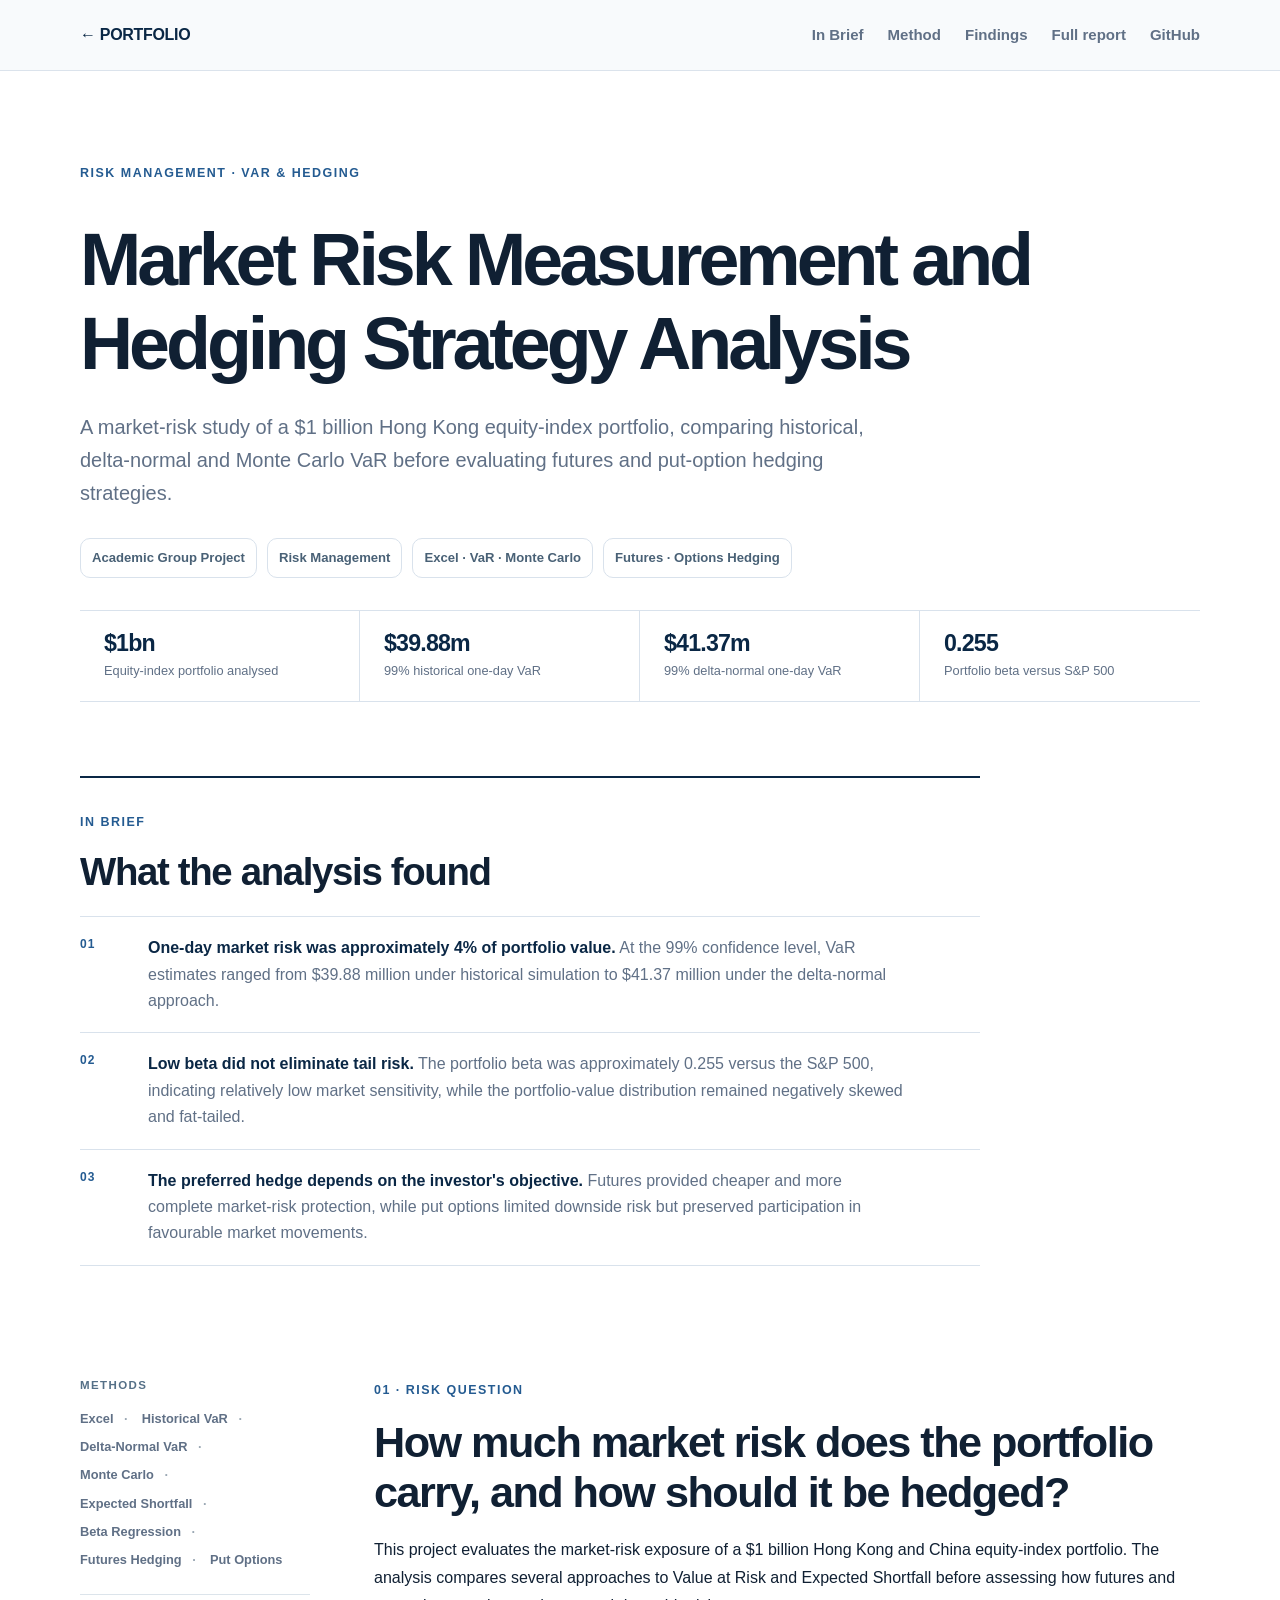
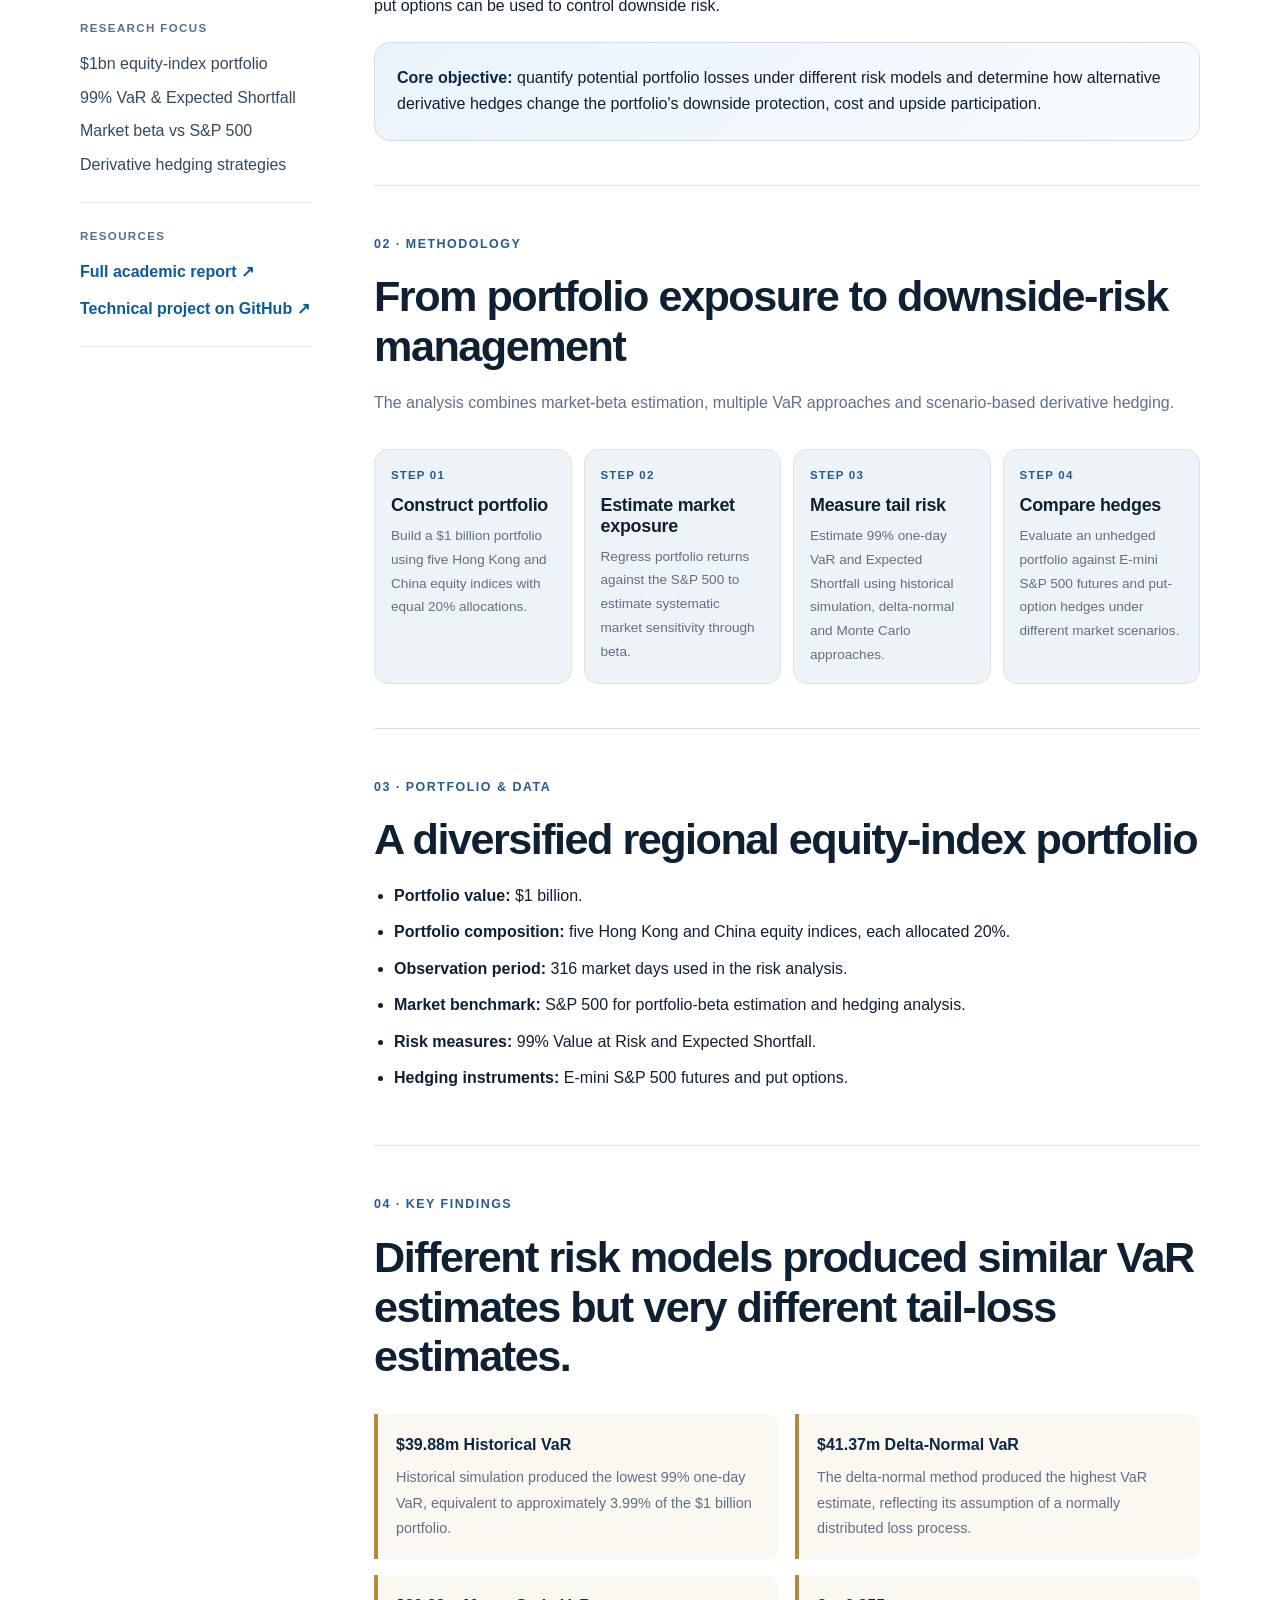
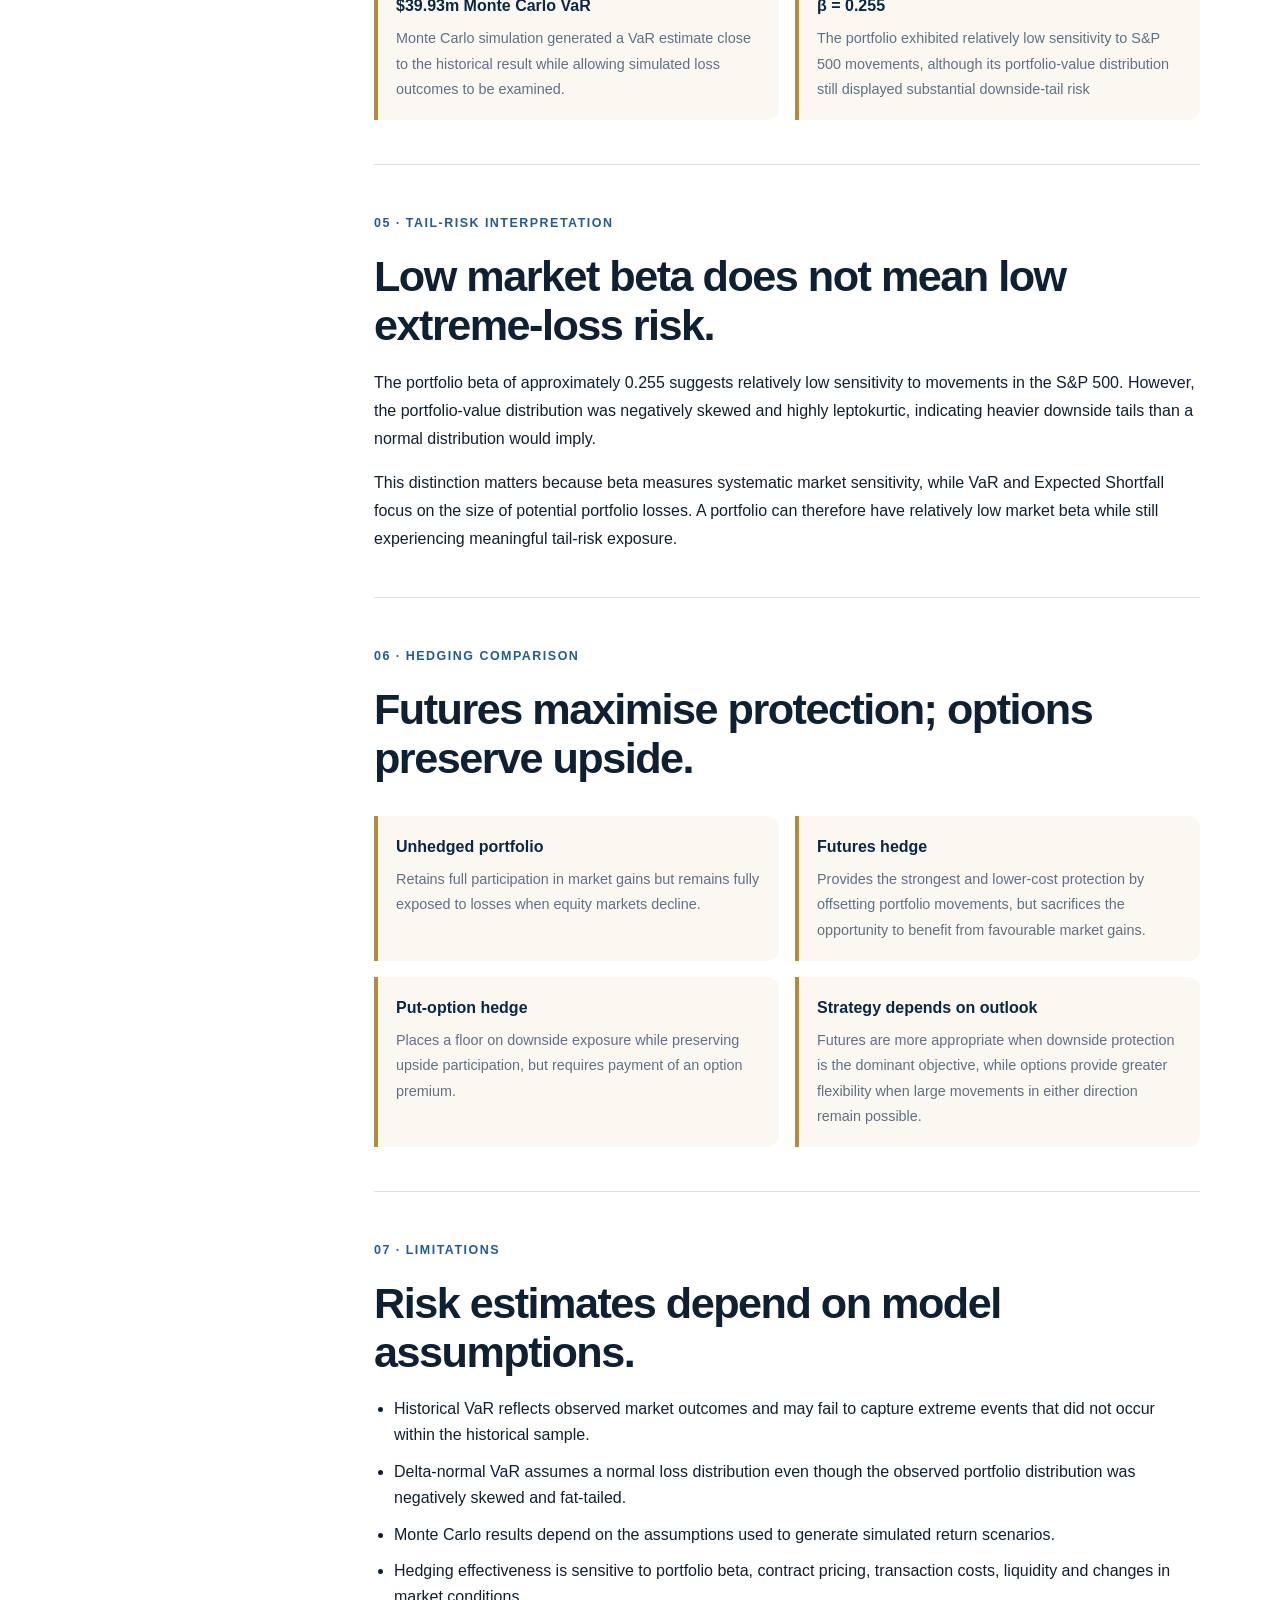
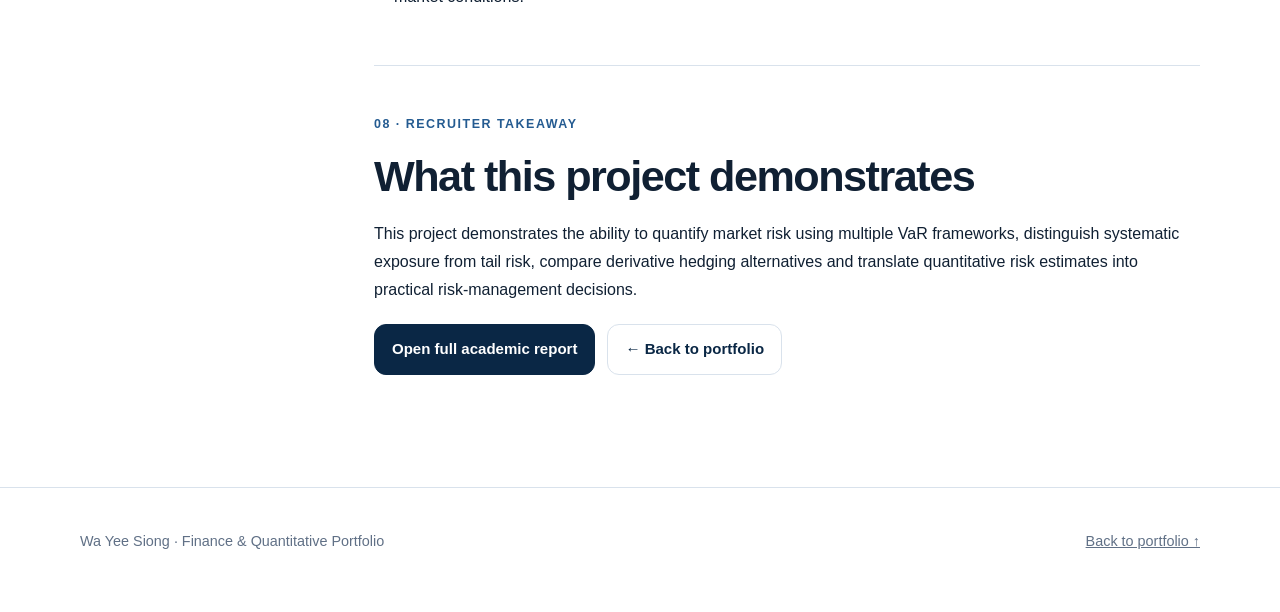
<file: project-market-risk.html>
<!doctype html>
<html lang="en">

<head>
  <meta charset="utf-8" />
  <meta name="viewport" content="width=device-width, initial-scale=1" />

  <meta
    name="description"
    content="Market risk measurement and hedging strategy analysis of a $1 billion Hong Kong equity index portfolio."
  />

  <meta name="theme-color" content="#0a2745" />

  <title>
    Market Risk Measurement and Hedging Strategy Analysis | Wa Yee Siong
  </title>

  <link rel="icon" href="assets/favicon.svg" type="image/svg+xml" />
  <link rel="stylesheet" href="styles.css" />
</head>


<body>

  <!-- HEADER -->
  <header class="topbar">
    <div class="container nav">

      <a class="brand" href="index.html#projects">
        ← PORTFOLIO
      </a>

      <nav class="navlinks" aria-label="Project navigation">
        <a href="#brief">In Brief</a>
        <a href="#method">Method</a>
        <a href="#findings">Findings</a>

        <a
          href="assets/market-risk-measurement-hedging-analysis.pdf"
          target="_blank"
          rel="noopener"
        >
          Full report
        </a>

        <a
          href="https://github.com/wayeesiong/market-risk-measurement-hedging"
          target="_blank"
          rel="noopener"
        >
          GitHub
        </a>
      </nav>

    </div>
  </header>


  <main>

    <!-- PROJECT HERO -->
    <section class="project-hero">
      <div class="container">
    
        <div class="eyebrow">
          Risk Management · VaR &amp; Hedging
        </div>
    
        <h1>
          Market Risk Measurement and Hedging Strategy Analysis
        </h1>
    
        <p class="lead">
          A market-risk study of a $1 billion Hong Kong equity-index portfolio,
          comparing historical, delta-normal and Monte Carlo VaR before evaluating
          futures and put-option hedging strategies.
        </p>
    
        <div class="meta-row">
          <span class="meta-pill">Academic Group Project</span>
          <span class="meta-pill">Risk Management</span>
          <span class="meta-pill">Excel · VaR · Monte Carlo</span>
          <span class="meta-pill">Futures · Options Hedging</span>
        </div>
    
        <div class="metric-strip" aria-label="Project highlights">
    
          <div class="metric-item">
            <strong>$1bn</strong>
            <span>Equity-index portfolio analysed</span>
          </div>
    
          <div class="metric-item">
            <strong>$39.88m</strong>
            <span>99% historical one-day VaR</span>
          </div>
    
          <div class="metric-item">
            <strong>$41.37m</strong>
            <span>99% delta-normal one-day VaR</span>
          </div>
    
          <div class="metric-item">
            <strong>0.255</strong>
            <span>Portfolio beta versus S&amp;P 500</span>
          </div>
    
        </div>
    
      </div>
    </section>

    <!-- IN BRIEF -->
      <section id="brief" class="project-brief-section">
        <div class="container">
      
          <div class="project-brief">
      
            <div class="eyebrow">In brief</div>
      
            <h2>What the analysis found</h2>
      
            <div class="brief-list">
      
              <div class="brief-item">
                <span class="brief-number">01</span>
      
                <p>
                  <strong>One-day market risk was approximately 4% of portfolio value.</strong>
                  At the 99% confidence level, VaR estimates ranged from $39.88 million
                  under historical simulation to $41.37 million under the
                  delta-normal approach.
                </p>
              </div>
      
              <div class="brief-item">
                <span class="brief-number">02</span>
      
                <p>
                  <strong>Low beta did not eliminate tail risk.</strong>
                  The portfolio beta was approximately 0.255 versus the S&amp;P 500,
                  indicating relatively low market sensitivity, while the portfolio-value 
                  distribution remained negatively skewed and fat-tailed.
                </p>
              </div>
      
              <div class="brief-item">
                <span class="brief-number">03</span>
      
                <p>
                  <strong>The preferred hedge depends on the investor's objective.</strong>
                  Futures provided cheaper and more complete market-risk protection,
                  while put options limited downside risk but preserved participation
                  in favourable market movements.
                </p>
              </div>
      
            </div>
      
          </div>
      
        </div>
      </section>

    <!-- MAIN CONTENT -->
    <section class="section">

      <div class="container content-grid">


        <!-- SIDEBAR -->
        <aside class="project-sidebar">

          <div class="sidebar-block">
        
            <div class="sidebar-label">Methods</div>
        
            <div class="sidebar-tags">
              <span class="tag">Excel</span>
              <span class="tag">Historical VaR</span>
              <span class="tag">Delta-Normal VaR</span>
              <span class="tag">Monte Carlo</span>
              <span class="tag">Expected Shortfall</span>
              <span class="tag">Beta Regression</span>
              <span class="tag">Futures Hedging</span>
              <span class="tag">Put Options</span>
            </div>
        
          </div>
        
        
          <div class="sidebar-block">
        
            <div class="sidebar-label">Research focus</div>
        
            <div class="sidebar-list">
              <span>$1bn equity-index portfolio</span>
              <span>99% VaR &amp; Expected Shortfall</span>
              <span>Market beta vs S&amp;P 500</span>
              <span>Derivative hedging strategies</span>
            </div>
        
          </div>
        
        
          <div class="sidebar-block">
        
            <div class="sidebar-label">Resources</div>
        
            <div class="sidebar-links">
        
              <!-- Keep your existing report href here -->
              <a
                href="assets/market-risk-measurement-hedging-analysis.pdf"
                target="_blank"
                rel="noopener"
              >
                Full academic report ↗
              </a>
        
              <!-- Only keep this if you actually have a GitHub repository -->
              <a
                href="https://github.com/wayeesiong/market-risk-measurement-hedging"
                target="_blank"
                rel="noopener"
              >
                Technical project on GitHub ↗
              </a>
        
            </div>
        
          </div>
        
        </aside>


        <!-- CASE STUDY -->
        <article>

          <!-- 01 RESEARCH QUESTION -->
          <section class="article-section">
        
            <div class="eyebrow">01 · Risk question</div>
        
            <h2>How much market risk does the portfolio carry, and how should it be hedged?</h2>
        
            <p>
              This project evaluates the market-risk exposure of a $1 billion
              Hong Kong and China equity-index portfolio. The analysis compares
              several approaches to Value at Risk and Expected Shortfall before
              assessing how futures and put options can be used to control downside risk.
            </p>
        
            <div class="callout">
              <strong>Core objective:</strong>
              quantify potential portfolio losses under different risk models and
              determine how alternative derivative hedges change the portfolio's
              downside protection, cost and upside participation.
            </div>
        
          </section>
        
        
          <!-- 02 METHODOLOGY -->
          <section id="method" class="article-section">
        
            <div class="eyebrow">02 · Methodology</div>
        
            <h2>From portfolio exposure to downside-risk management</h2>
        
            <p class="subtle">
              The analysis combines market-beta estimation, multiple VaR approaches
              and scenario-based derivative hedging.
            </p>
        
            <div class="workflow">
        
              <div class="step">
                <div class="step-num">STEP 01</div>
        
                <h3>Construct portfolio</h3>
        
                <p>
                  Build a $1 billion portfolio using five Hong Kong and China
                  equity indices with equal 20% allocations.
                </p>
              </div>
        
        
              <div class="step">
                <div class="step-num">STEP 02</div>
        
                <h3>Estimate market exposure</h3>
        
                <p>
                  Regress portfolio returns against the S&amp;P 500 to estimate
                  systematic market sensitivity through beta.
                </p>
              </div>
        
        
              <div class="step">
                <div class="step-num">STEP 03</div>
        
                <h3>Measure tail risk</h3>
        
                <p>
                  Estimate 99% one-day VaR and Expected Shortfall using historical
                  simulation, delta-normal and Monte Carlo approaches.
                </p>
              </div>
        
        
              <div class="step">
                <div class="step-num">STEP 04</div>
        
                <h3>Compare hedges</h3>
        
                <p>
                  Evaluate an unhedged portfolio against E-mini S&amp;P 500 futures
                  and put-option hedges under different market scenarios.
                </p>
              </div>
        
            </div>
        
          </section>
        
        
          <!-- 03 PORTFOLIO -->
          <section class="article-section">
        
            <div class="eyebrow">03 · Portfolio &amp; data</div>
        
            <h2>A diversified regional equity-index portfolio</h2>
        
            <ul>
        
              <li>
                <strong>Portfolio value:</strong>
                $1 billion.
              </li>
        
              <li>
                <strong>Portfolio composition:</strong>
                five Hong Kong and China equity indices, each allocated 20%.
              </li>
        
              <li>
                <strong>Observation period:</strong>
                316 market days used in the risk analysis.
              </li>
        
              <li>
                <strong>Market benchmark:</strong>
                S&amp;P 500 for portfolio-beta estimation and hedging analysis.
              </li>
        
              <li>
                <strong>Risk measures:</strong>
                99% Value at Risk and Expected Shortfall.
              </li>
        
              <li>
                <strong>Hedging instruments:</strong>
                E-mini S&amp;P 500 futures and put options.
              </li>
        
            </ul>
        
          </section>
        
        
          <!-- 04 FINDINGS -->
          <section id="findings" class="article-section">
        
            <div class="eyebrow">04 · Key findings</div>
        
            <h2>Different risk models produced similar VaR estimates but very different tail-loss estimates.</h2>
        
            <div class="finding-grid">
        
              <div class="finding">
        
                <strong>$39.88m Historical VaR</strong>
        
                <p>
                  Historical simulation produced the lowest 99% one-day VaR,
                  equivalent to approximately 3.99% of the $1 billion portfolio.
                </p>
        
              </div>
        
        
              <div class="finding">
        
                <strong>$41.37m Delta-Normal VaR</strong>
        
                <p>
                  The delta-normal method produced the highest VaR estimate,
                  reflecting its assumption of a normally distributed loss process.
                </p>
        
              </div>
        
        
              <div class="finding">
        
                <strong>$39.93m Monte Carlo VaR</strong>
        
                <p>
                  Monte Carlo simulation generated a VaR estimate close to the
                  historical result while allowing simulated loss outcomes to be examined.
                </p>
        
              </div>
        
        
              <div class="finding">
        
                <strong>β = 0.255</strong>
        
                <p>
                  The portfolio exhibited relatively low sensitivity to S&amp;P 500
                  movements, although its portfolio-value distribution still displayed
                  substantial downside-tail risk
                </p>
        
              </div>
        
            </div>
        
          </section>
        
        
          <!-- 05 TAIL RISK -->
          <section class="article-section">
        
            <div class="eyebrow">05 · Tail-risk interpretation</div>
        
            <h2>Low market beta does not mean low extreme-loss risk.</h2>
        
            <p>
              The portfolio beta of approximately 0.255 suggests relatively low
              sensitivity to movements in the S&amp;P 500. However, the portfolio-value
              distribution was negatively skewed and highly leptokurtic, indicating
              heavier downside tails than a normal distribution would imply.
            </p>
        
            <p>
              This distinction matters because beta measures systematic market
              sensitivity, while VaR and Expected Shortfall focus on the size of
              potential portfolio losses. A portfolio can therefore have relatively
              low market beta while still experiencing meaningful tail-risk exposure.
            </p>
        
          </section>
        
        
          <!-- 06 HEDGING -->
          <section class="article-section">
        
            <div class="eyebrow">06 · Hedging comparison</div>
        
            <h2>Futures maximise protection; options preserve upside.</h2>
        
            <div class="finding-grid">
        
              <div class="finding">
        
                <strong>Unhedged portfolio</strong>
        
                <p>
                  Retains full participation in market gains but remains fully exposed
                  to losses when equity markets decline.
                </p>
        
              </div>
        
        
              <div class="finding">
        
                <strong>Futures hedge</strong>
        
                <p>
                  Provides the strongest and lower-cost protection by offsetting
                  portfolio movements, but sacrifices the opportunity to benefit
                  from favourable market gains.
                </p>
        
              </div>
        
        
              <div class="finding">
        
                <strong>Put-option hedge</strong>
        
                <p>
                  Places a floor on downside exposure while preserving upside
                  participation, but requires payment of an option premium.
                </p>
        
              </div>
        
        
              <div class="finding">
        
                <strong>Strategy depends on outlook</strong>
        
                <p>
                  Futures are more appropriate when downside protection is the
                  dominant objective, while options provide greater flexibility when
                  large movements in either direction remain possible.
                </p>
        
              </div>
        
            </div>
        
          </section>
        
        
          <!-- 07 LIMITATIONS -->
          <section class="article-section">
        
            <div class="eyebrow">07 · Limitations</div>
        
            <h2>Risk estimates depend on model assumptions.</h2>
        
            <ul>
        
              <li>
                Historical VaR reflects observed market outcomes and may fail to
                capture extreme events that did not occur within the historical sample.
              </li>
        
              <li>
                Delta-normal VaR assumes a normal loss distribution even though
                the observed portfolio distribution was negatively skewed and fat-tailed.
              </li>
        
              <li>
                Monte Carlo results depend on the assumptions used to generate
                simulated return scenarios.
              </li>
        
              <li>
                Hedging effectiveness is sensitive to portfolio beta, contract pricing,
                transaction costs, liquidity and changes in market conditions.
              </li>
        
            </ul>
        
          </section>
        
        
          <!-- 08 RECRUITER TAKEAWAY -->
          <section class="article-section">
        
            <div class="eyebrow">08 · Recruiter takeaway</div>
        
            <h2>What this project demonstrates</h2>
        
            <p>
              This project demonstrates the ability to quantify market risk using
              multiple VaR frameworks, distinguish systematic exposure from tail risk,
              compare derivative hedging alternatives and translate quantitative risk
              estimates into practical risk-management decisions.
            </p>
        
            <div class="hero-actions">
        
              <!-- Replace this href with your existing report link -->
              <a
                class="button primary"
                href="assets/market-risk-measurement-hedging-analysis.pdf"
                target="_blank"
                rel="noopener"
              >
                Open full academic report
              </a>
        
              <a class="button secondary" href="index.html">
                ← Back to portfolio
              </a>
        
            </div>
        
          </section>
        
        </article>

      </div>

    </section>

  </main>


  <!-- FOOTER -->
  <footer class="footer">
    <div class="container footer-row">
      <span>Wa Yee Siong · Finance &amp; Quantitative Portfolio</span>
      <a href="index.html">Back to portfolio ↑</a>
    </div>
  </footer>


</body>
</html>
</file>
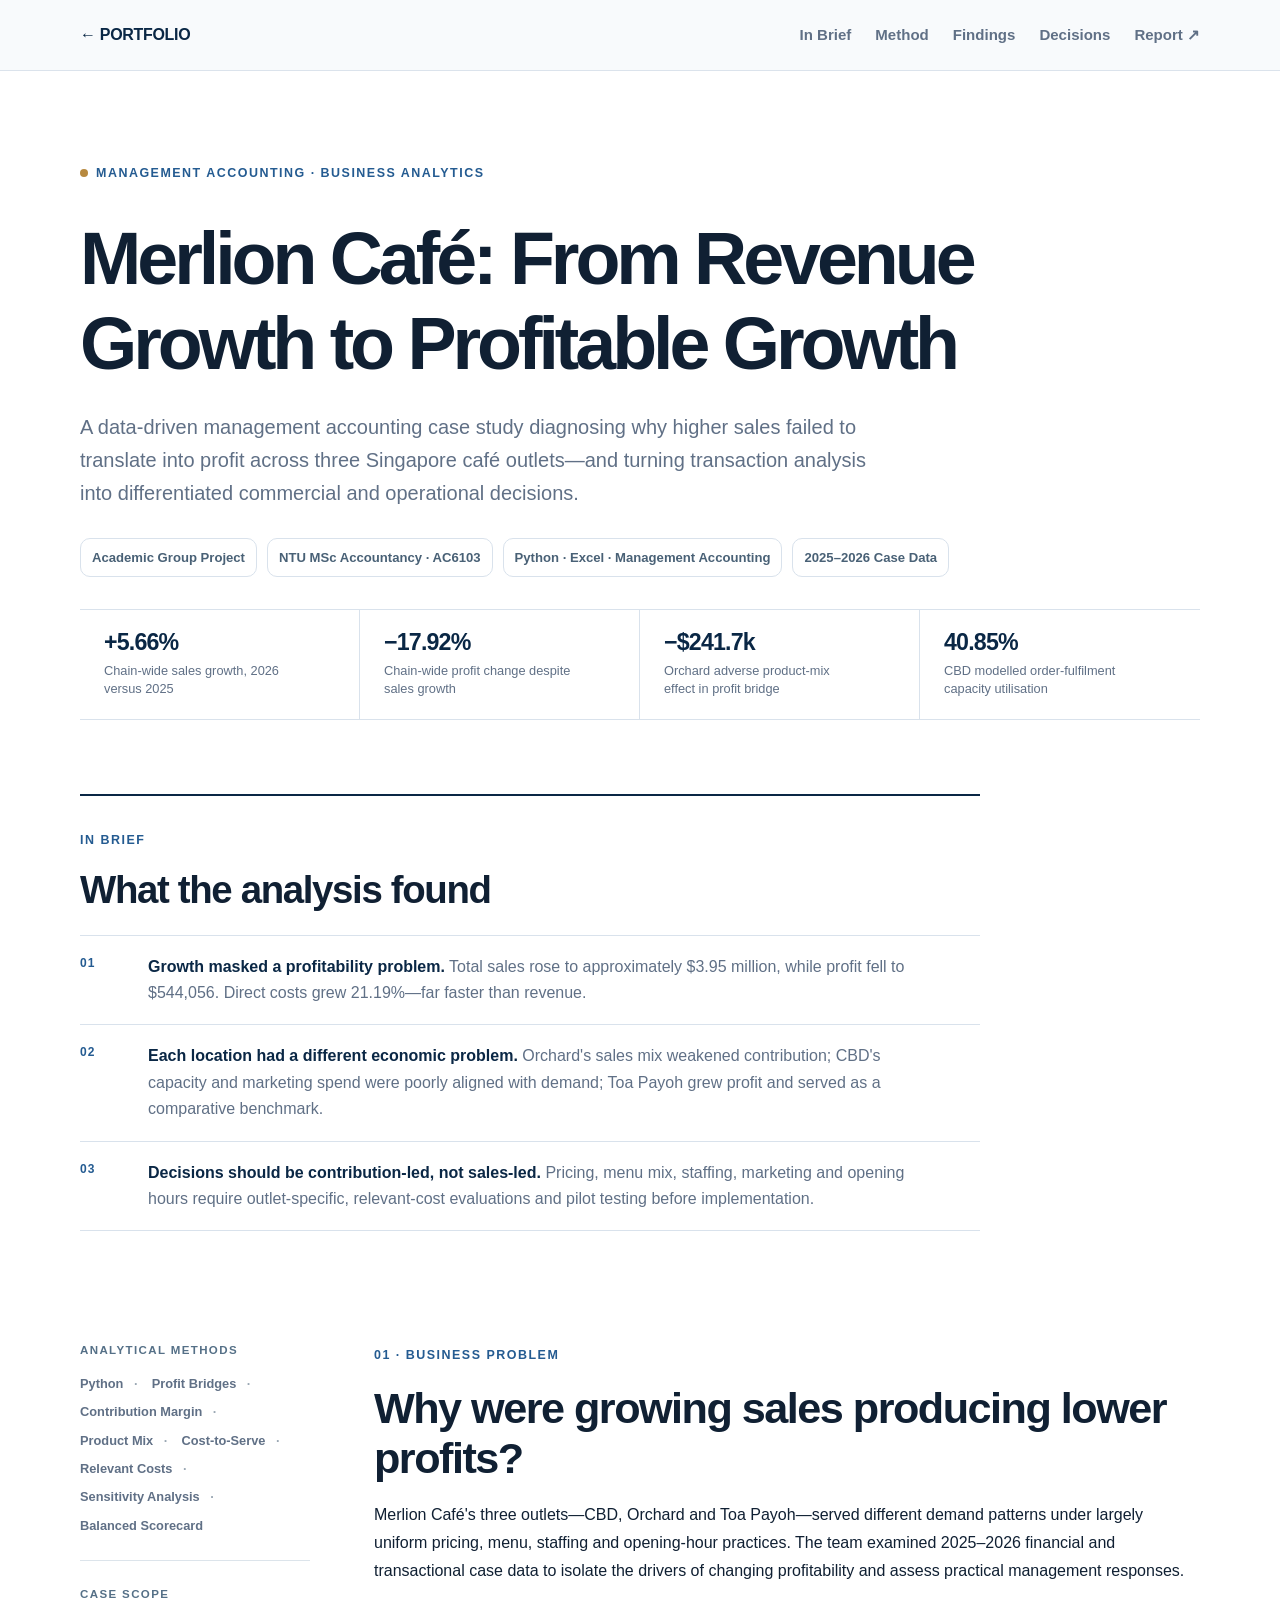
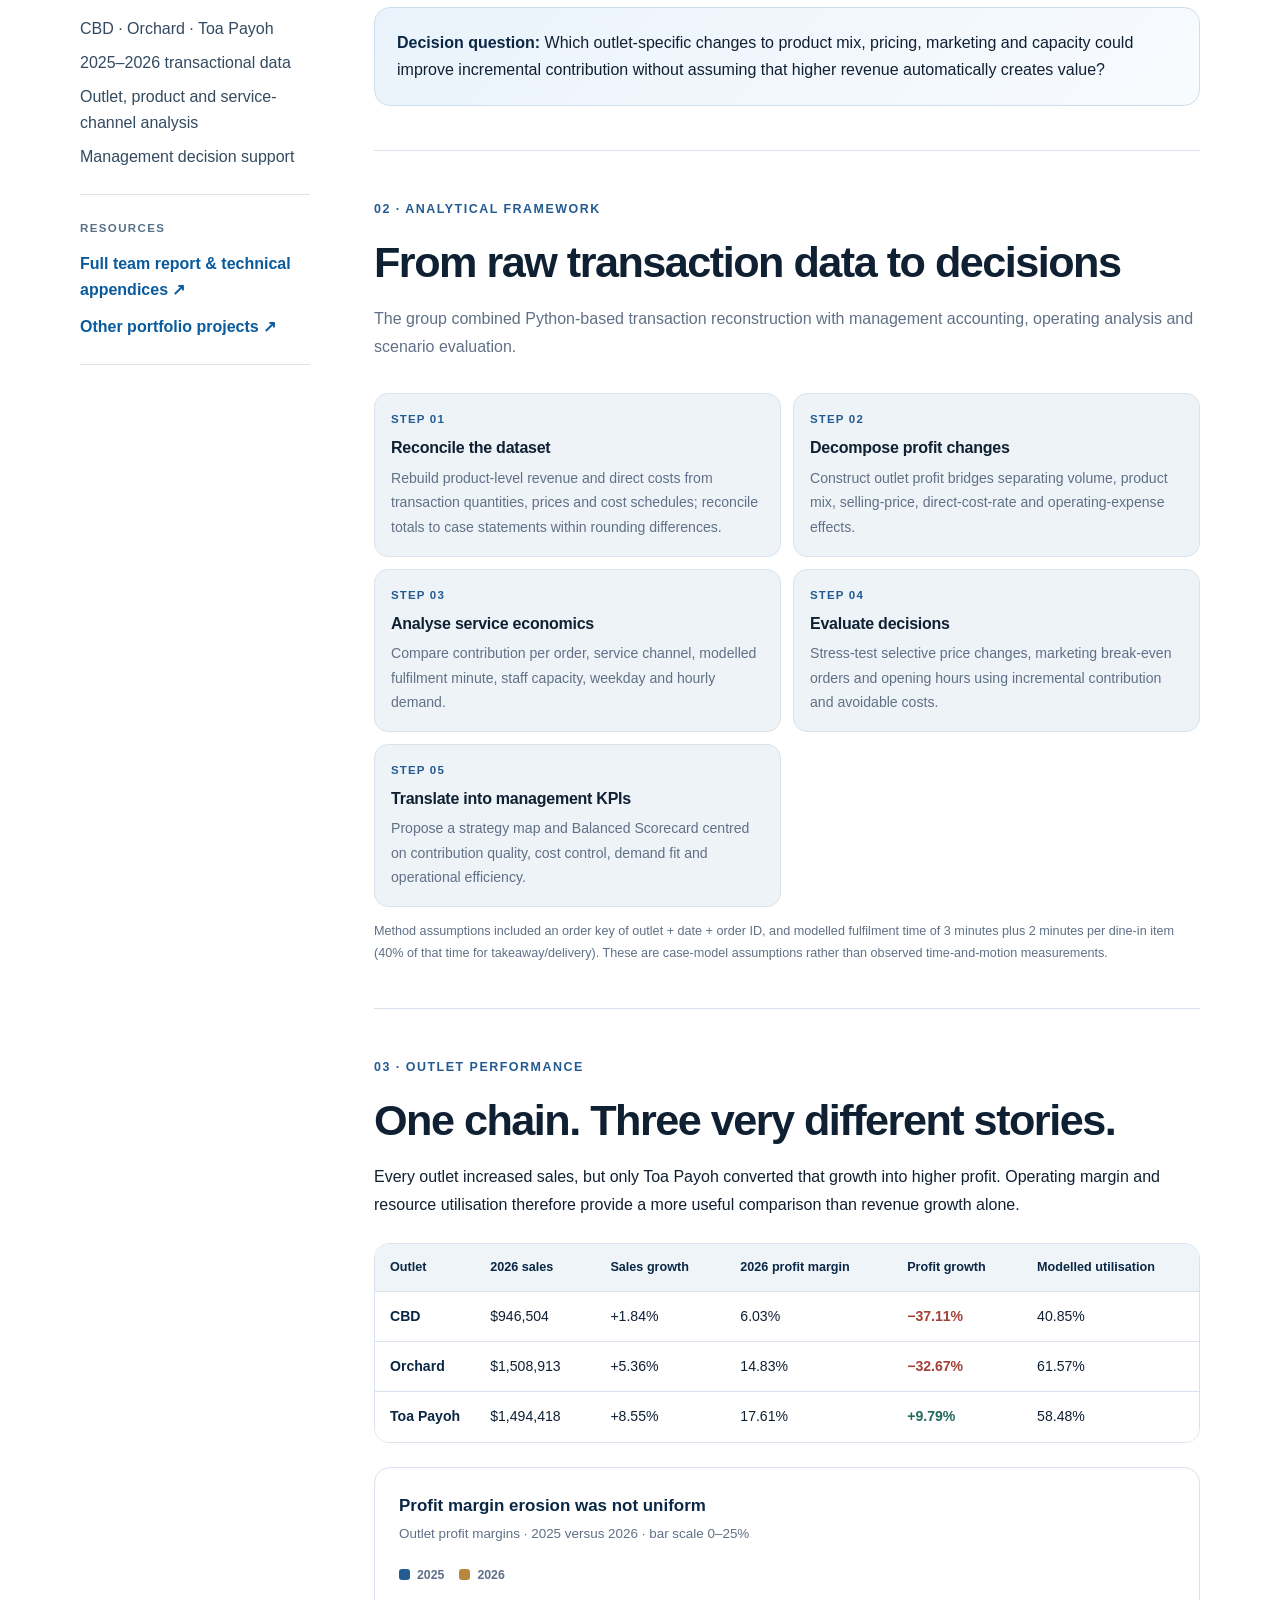
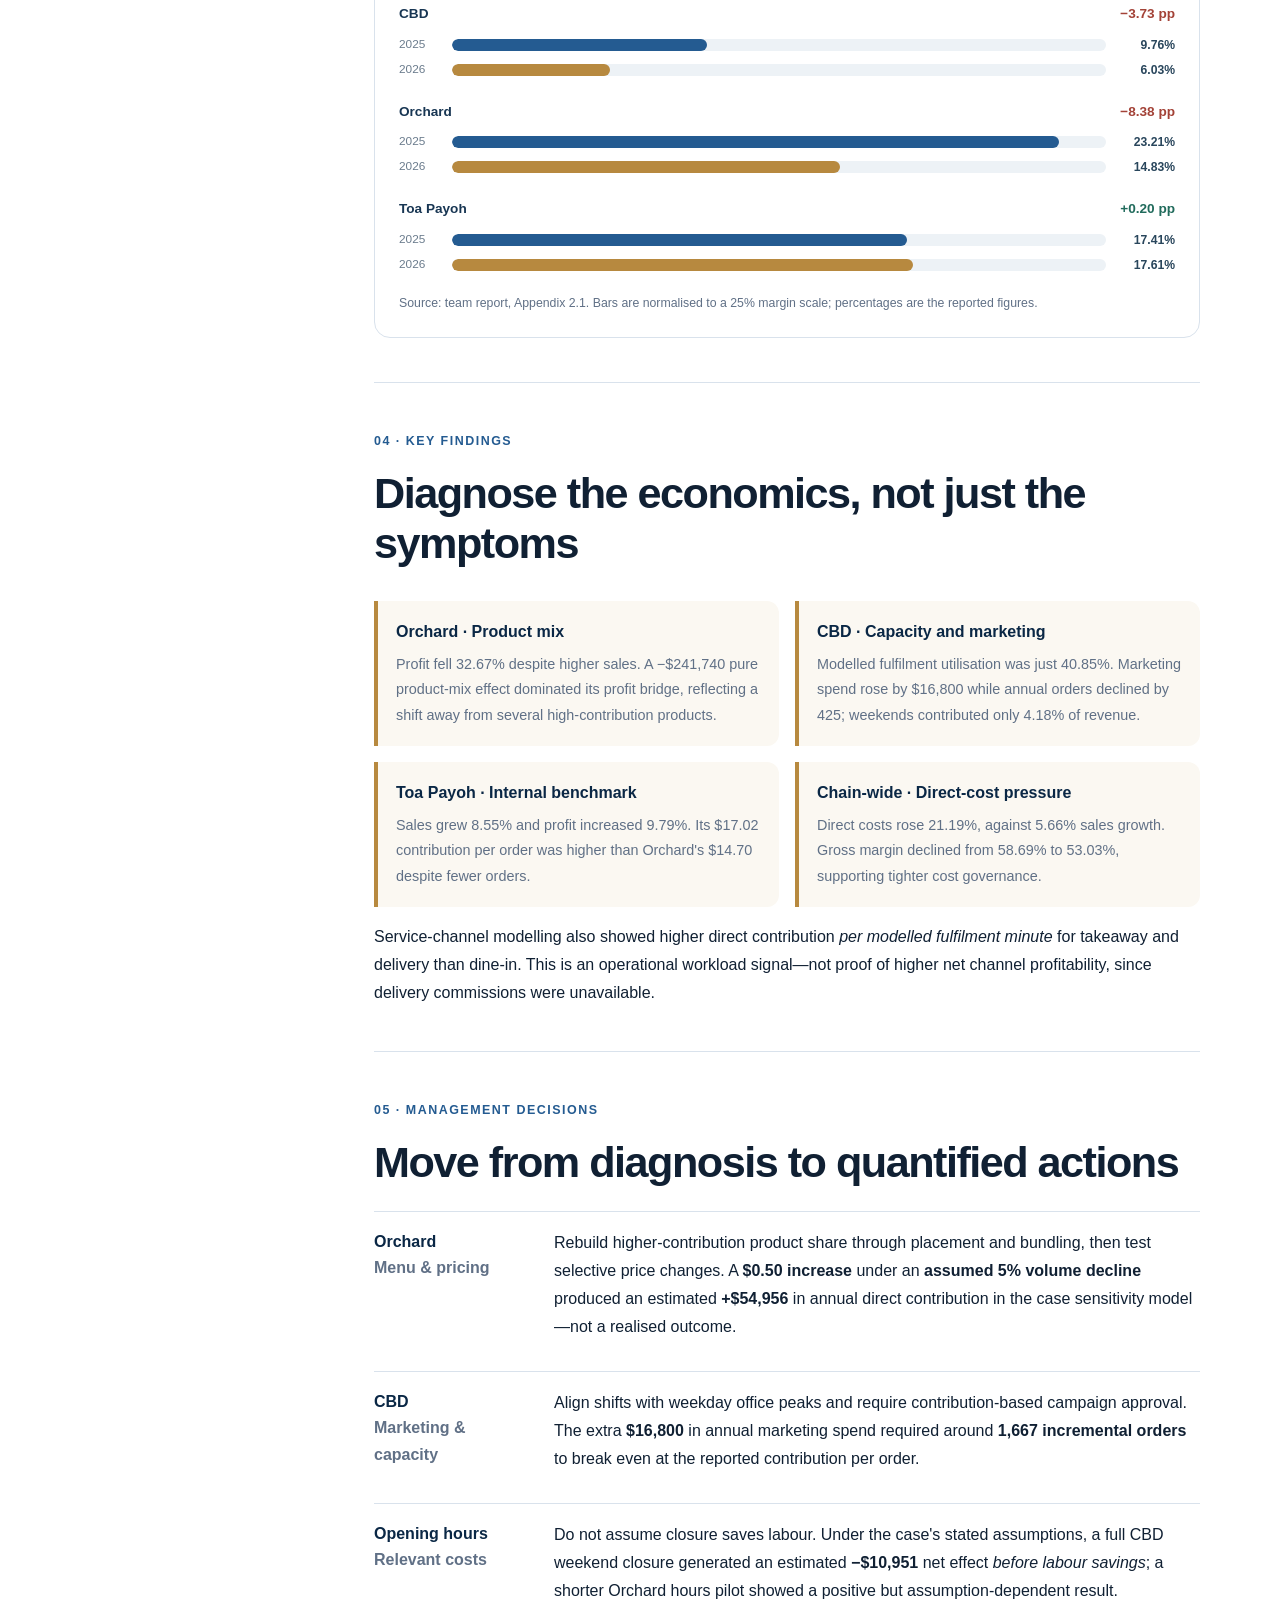
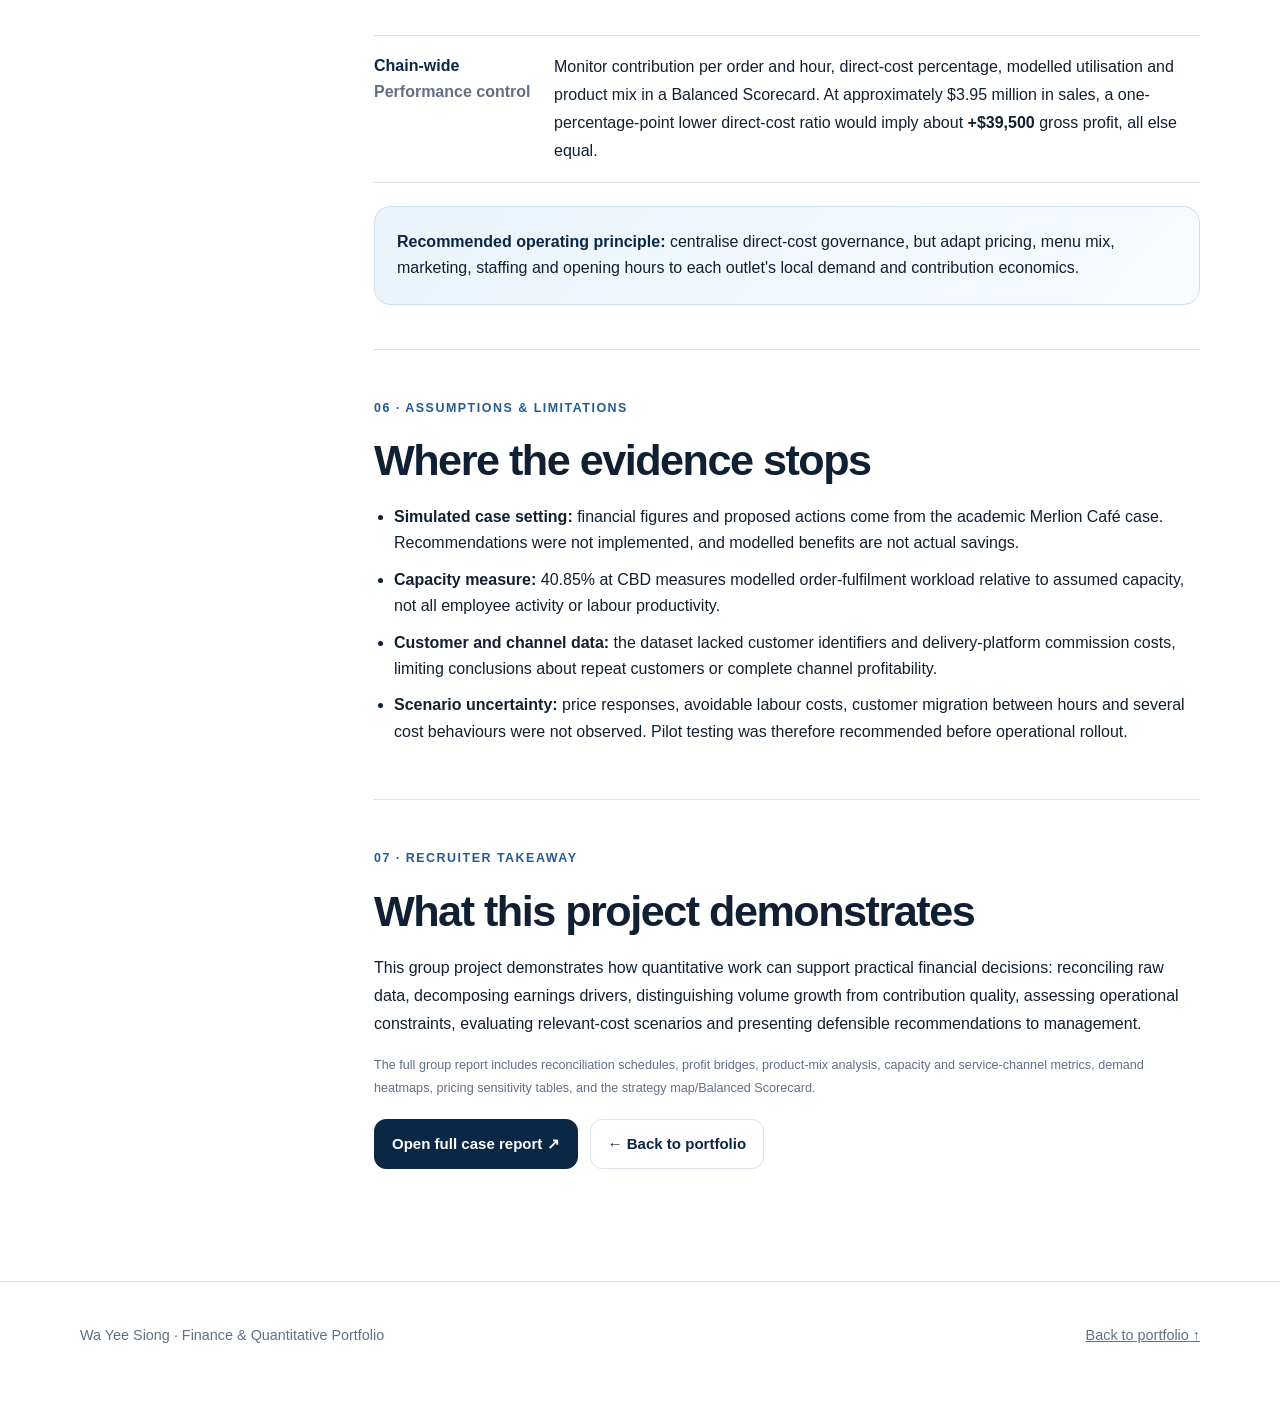
<file: project-merlion-cafe.html>
<!doctype html>
<html lang="en">
<head>
  <meta charset="utf-8" />
  <meta name="viewport" content="width=device-width, initial-scale=1" />
  <meta name="description" content="Merlion Café case study: a Python-supported management accounting analysis of outlet profitability, product mix, capacity utilisation and contribution-led operating decisions." />
  <meta name="theme-color" content="#0a2745" />
  <title>Merlion Café | Business Performance & Decision Analytics | Wa Yee Siong</title>
  <link rel="icon" href="assets/favicon.svg" type="image/svg+xml" />
  <link rel="stylesheet" href="styles.css" />
  <style>
    /* Minimal fallback so this file is readable before it is placed in the Portfolio repo.
       The live site's existing, unlayered styles.css takes precedence over this layer. */
    @layer merlion-fallback {
      :root { --bg:#f4f7fb; --surface:#fff; --surface-2:#eef3f8; --ink:#102033;
        --muted:#607086; --line:#d9e2ec; --navy:#0a2745; --blue:#245b91;
        --accent:#b7893f; }
      * { box-sizing:border-box; }
      html { scroll-behavior:smooth; }
      body { margin:0; font-family:Inter,ui-sans-serif,-apple-system,BlinkMacSystemFont,"Segoe UI",Arial,sans-serif;
        background:linear-gradient(180deg,#f8fafc,var(--bg)); color:var(--ink); line-height:1.65; }
      a { color:inherit; }
      .container { width:min(1120px,calc(100% - 40px)); margin-inline:auto; }
      .topbar { position:sticky; top:0; z-index:10; border-bottom:1px solid var(--line);
        background:rgba(248,250,252,.94); backdrop-filter:blur(12px); }
      .nav { min-height:70px; display:flex; gap:24px; align-items:center; justify-content:space-between; }
      .brand { color:var(--navy); font-weight:800; text-decoration:none; }
      .navlinks { display:flex; align-items:center; gap:22px; flex-wrap:wrap; }
      .navlinks a { font-size:.9rem; font-weight:650; color:var(--muted); text-decoration:none; }
      .project-hero { padding:72px 0 45px; }
      .eyebrow { display:inline-flex; align-items:center; gap:8px; color:var(--blue); font-size:.77rem;
        font-weight:800; letter-spacing:.12em; text-transform:uppercase; margin-bottom:16px; }
      .dot { width:8px; height:8px; border-radius:50%; background:var(--accent); }
      h1,h2,h3 { line-height:1.17; margin-top:0; }
      h1 { font-size:clamp(2.5rem,6vw,4.6rem); letter-spacing:-.05em; max-width:1040px; margin-bottom:22px; }
      h2 { font-size:clamp(1.8rem,4vw,2.7rem); letter-spacing:-.035em; }
      h3 { font-size:1.12rem; }
      .lead { max-width:810px; font-size:clamp(1.04rem,2vw,1.25rem); color:var(--muted); }
      .meta-row { display:flex; flex-wrap:wrap; gap:10px; margin-top:27px; }
      .meta-pill { padding:8px 11px; background:#fff; border:1px solid var(--line); border-radius:10px;
        font-size:.82rem; font-weight:700; color:#496176; }
      .metric-strip { display:grid; grid-template-columns:repeat(4,minmax(0,1fr));
        margin-top:35px; border-block:1px solid var(--line); }
      .metric-item { padding:21px 23px; border-right:1px solid var(--line); }
      .metric-item:last-child { border-right:0; }
      .metric-item strong { display:block; color:var(--navy); font-size:1.45rem; line-height:1.1; }
      .metric-item span { display:block; color:var(--muted); font-size:.81rem; margin-top:6px; }
      .project-brief-section { padding:18px 0 42px; }
      .project-brief { max-width:900px; padding-top:30px; border-top:2px solid var(--navy); }
      .project-brief h2 { margin-bottom:22px; }
      .brief-list { border-top:1px solid var(--line); }
      .brief-item { display:grid; grid-template-columns:50px minmax(0,1fr); gap:18px;
        padding:18px 0; border-bottom:1px solid var(--line); }
      .brief-number { color:var(--blue); font-size:.76rem; font-weight:800; }
      .brief-item p { margin:0; color:var(--muted); }
      .brief-item strong { color:var(--navy); }
      .section { padding:68px 0; }
      .content-grid { display:grid; grid-template-columns:230px minmax(0,1fr); gap:60px; align-items:start; }
      .project-sidebar { position:sticky; top:100px; }
      .sidebar-block { padding-bottom:24px; margin-bottom:24px; border-bottom:1px solid var(--line); }
      .sidebar-label { color:#557087; font-weight:800; font-size:.72rem; letter-spacing:.12em;
        text-transform:uppercase; margin-bottom:12px; }
      .sidebar-tags { display:flex; flex-wrap:wrap; gap:7px; }
      .tag { background:var(--surface-2); border:1px solid var(--line); color:#38506a;
        font-size:.8rem; font-weight:700; padding:7px 10px; border-radius:99px; }
      .sidebar-list,.sidebar-links { display:flex; flex-direction:column; gap:8px; }
      .sidebar-list { color:#334a60; }
      .sidebar-links a { color:#0a5b9d; font-weight:650; text-decoration:none; }
      .article-section { padding:0 0 44px; margin-bottom:44px; border-bottom:1px solid var(--line); }
      .article-section:last-child { border-bottom:none; }
      .article-section p { line-height:1.75; }
      .article-section li { margin:10px 0; }
      .subtle { color:var(--muted); }
      .workflow { display:grid; grid-template-columns:repeat(2,minmax(0,1fr)); gap:12px; margin-top:22px; }
      .step { background:var(--surface-2); border:1px solid var(--line); border-radius:14px; padding:18px; }
      .step-num { color:var(--blue); font-size:.73rem; font-weight:900; letter-spacing:.1em; }
      .step h3 { margin:10px 0 8px; }
      .step p { margin:0; font-size:.88rem; color:var(--muted); }
      .finding-grid { display:grid; grid-template-columns:repeat(2,minmax(0,1fr)); gap:12px; margin-top:20px; }
      .finding { border-left:4px solid var(--accent); background:#fbf8f2; padding:18px; border-radius:0 12px 12px 0; }
      .finding strong { color:var(--navy); }
      .finding p { color:var(--muted); font-size:.9rem; margin:7px 0 0; }
      .callout { background:linear-gradient(135deg,#eaf3fb,#f8fbfe); border:1px solid #ccdfef;
        border-radius:16px; padding:22px; margin-top:22px; }
      .hero-actions { margin-top:28px; display:flex; flex-wrap:wrap; gap:12px; }
      .button { display:inline-flex; justify-content:center; align-items:center; padding:12px 17px;
        border-radius:12px; text-decoration:none; font-weight:750; font-size:.93rem; border:1px solid var(--navy); }
      .button.primary { color:#fff; background:var(--navy); }
      .button.secondary { color:var(--navy); background:#fff; border-color:var(--line); }
      .footer { padding:42px 0 58px; border-top:1px solid var(--line); color:var(--muted); font-size:.9rem; }
      .footer-row { display:flex; justify-content:space-between; flex-wrap:wrap; gap:24px; }
      @media(max-width:920px) { .metric-strip { grid-template-columns:repeat(2,minmax(0,1fr)); }
        .content-grid { grid-template-columns:1fr; gap:20px; } .project-sidebar { position:static; }
        .metric-item:nth-child(2){ border-right:0; } }
      @media(max-width:620px) { .container { width:min(100% - 26px,1120px); }
        .navlinks { gap:12px; } .navlinks a:nth-child(2) { display:none; }
        .metric-strip,.workflow,.finding-grid { grid-template-columns:1fr; }
        .metric-item { border-right:0; border-bottom:1px solid var(--line); }
        .metric-item:last-child { border-bottom:0; } .brief-item { grid-template-columns:36px 1fr; gap:10px; } }
    }

    /* Page-specific components: intentionally scoped; no changes to global styles.css. */
    .merlion-project .content-grid > article { min-width:0; }
    .merlion-project .workflow { display:grid; grid-template-columns:repeat(2,minmax(0,1fr)); gap:12px; }
    .merlion-project .step { min-height:0; }
    .merlion-project .step h3 { font-size:1rem; }
    .merlion-project .step p { font-size:.88rem; }
    .merlion-project .data-table-wrapper { margin:24px 0 14px; overflow:auto;
      border:1px solid var(--line,#d9e2ec); border-radius:15px; }
    .merlion-project .data-table { width:100%; border-collapse:collapse; background:white; min-width:650px; }
    .merlion-project .data-table th,.merlion-project .data-table td {
      padding:13px 15px; text-align:left; border-bottom:1px solid var(--line,#d9e2ec); white-space:nowrap; font-size:.88rem; }
    .merlion-project .data-table th { background:#eff4f8; color:#0a2745; font-size:.79rem; }
    .merlion-project .data-table tbody tr:last-child td { border-bottom:0; }
    .merlion-project .data-table td:first-child { font-weight:750; color:#0a2745; }
    .merlion-project .number { font-variant-numeric:tabular-nums; }
    .merlion-project .delta-negative { color:#a34237; font-weight:760; }
    .merlion-project .delta-positive { color:#216b5c; font-weight:760; }
    .merlion-project .chart-panel { border:1px solid var(--line,#d9e2ec); border-radius:16px;
      background:white; padding:24px; margin-top:24px; }
    .merlion-project .chart-title { display:block; margin-bottom:3px; color:#0a2745; font-size:1.06rem; font-weight:800; }
    .merlion-project .chart-subtitle { display:block; color:var(--muted,#607086); font-size:.84rem; margin-bottom:20px; }
    .merlion-project .chart-legend { display:flex; flex-wrap:wrap; gap:15px; margin-bottom:18px; font-size:.77rem;
      color:var(--muted,#607086); font-weight:650; }
    .merlion-project .legend-item { display:inline-flex; align-items:center; gap:7px; }
    .merlion-project .legend-dot { display:inline-block; width:11px; height:11px; border-radius:3px; }
    .merlion-project .legend-2025 { background:#245b91; }
    .merlion-project .legend-2026 { background:#b7893f; }
    .merlion-project .bar-group + .bar-group { margin-top:21px; }
    .merlion-project .bar-label { display:flex; justify-content:space-between; align-items:center; gap:8px;
      font-size:.85rem; font-weight:800; margin-bottom:9px; color:#183653; }
    .merlion-project .bar-line { display:grid; grid-template-columns:44px minmax(0,1fr) 60px;
      align-items:center; gap:9px; margin:5px 0; }
    .merlion-project .bar-year { color:#6b7c8d; font-size:.74rem; }
    .merlion-project .bar-track { height:12px; background:#edf2f6; border-radius:99px; overflow:hidden; }
    .merlion-project .bar-fill { display:block; height:100%; border-radius:99px; }
    .merlion-project .bar-fill.year-2025 { background:#245b91; }
    .merlion-project .bar-fill.year-2026 { background:#b7893f; }
    .merlion-project .bar-value { text-align:right; font-size:.76rem; font-weight:760; color:#29465c; font-variant-numeric:tabular-nums; }
    .merlion-project .chart-caption { font-size:.77rem; color:var(--muted,#607086); line-height:1.55;
      margin:19px 0 0; }
    .merlion-project .scenario-list { display:grid; gap:13px; margin:23px 0; }
    .merlion-project .scenario-item { display:grid; grid-template-columns:160px minmax(0,1fr);
      gap:20px; padding:17px 0; border-top:1px solid var(--line,#d9e2ec); }
    .merlion-project .scenario-item:last-child { border-bottom:1px solid var(--line,#d9e2ec); }
    .merlion-project .scenario-item .scenario-label { font-weight:800; color:#0a2745; }
    .merlion-project .scenario-item p { margin:0; }
    .merlion-project .source-note { font-size:.79rem; color:var(--muted,#607086); }
    .merlion-project .inline-link { color:#165b91; font-weight:700; }
    .merlion-project :is(#brief,#method,#findings,#recommendations) { scroll-margin-top:96px; }
    @media(max-width:920px) { .merlion-project .content-grid { grid-template-columns:1fr; } }
    @media(max-width:620px) {
      .merlion-project .brand { white-space:nowrap; flex-shrink:0; font-size:.78rem; }
      .merlion-project .navlinks { flex-wrap:nowrap; gap:15px; }
      .merlion-project .navlinks a { font-size:.78rem; white-space:nowrap; }
      .merlion-project .navlinks a:nth-child(2),
      .merlion-project .navlinks a:nth-child(3),
      .merlion-project .navlinks a:nth-child(4) { display:none; }
      .merlion-project .workflow { grid-template-columns:1fr; }
      .merlion-project .chart-panel { padding:17px; }
      .merlion-project .scenario-item { grid-template-columns:1fr; gap:6px; }
      .merlion-project .bar-line { grid-template-columns:33px minmax(0,1fr) 52px; gap:7px; } }
  </style>
</head>
<body class="merlion-project">
  <header class="topbar">
    <div class="container nav">
      <a class="brand" href="index.html">← PORTFOLIO</a>
      <nav class="navlinks" aria-label="Project navigation">
        <a href="#brief">In Brief</a>
        <a href="#method">Method</a>
        <a href="#findings">Findings</a>
        <a href="#recommendations">Decisions</a>
        <a href="assets/merlion-cafe-management-accounting-report.pdf" target="_blank" rel="noopener">Report ↗</a>
      </nav>
    </div>
  </header>

  <main>
    <section class="project-hero">
      <div class="container">
        <div class="eyebrow"><span class="dot"></span> Management Accounting · Business Analytics</div>
        <h1>Merlion Café: From Revenue Growth to Profitable Growth</h1>
        <p class="lead">A data-driven management accounting case study diagnosing why higher sales failed to translate into profit across three Singapore café outlets—and turning transaction analysis into differentiated commercial and operational decisions.</p>
        <div class="meta-row" aria-label="Project details">
          <span class="meta-pill">Academic Group Project</span>
          <span class="meta-pill">NTU MSc Accountancy · AC6103</span>
          <span class="meta-pill">Python · Excel · Management Accounting</span>
          <span class="meta-pill">2025–2026 Case Data</span>
        </div>
        <div class="metric-strip" aria-label="Key project results">
          <div class="metric-item"><strong>+5.66%</strong><span>Chain-wide sales growth, 2026 versus 2025</span></div>
          <div class="metric-item"><strong>−17.92%</strong><span>Chain-wide profit change despite sales growth</span></div>
          <div class="metric-item"><strong>−$241.7k</strong><span>Orchard adverse product-mix effect in profit bridge</span></div>
          <div class="metric-item"><strong>40.85%</strong><span>CBD modelled order-fulfilment capacity utilisation</span></div>
        </div>
      </div>
    </section>

    <section id="brief" class="project-brief-section">
      <div class="container">
        <div class="project-brief">
          <div class="eyebrow">In brief</div>
          <h2>What the analysis found</h2>
          <div class="brief-list">
            <div class="brief-item"><span class="brief-number">01</span><p><strong>Growth masked a profitability problem.</strong> Total sales rose to approximately $3.95 million, while profit fell to $544,056. Direct costs grew 21.19%—far faster than revenue.</p></div>
            <div class="brief-item"><span class="brief-number">02</span><p><strong>Each location had a different economic problem.</strong> Orchard's sales mix weakened contribution; CBD's capacity and marketing spend were poorly aligned with demand; Toa Payoh grew profit and served as a comparative benchmark.</p></div>
            <div class="brief-item"><span class="brief-number">03</span><p><strong>Decisions should be contribution-led, not sales-led.</strong> Pricing, menu mix, staffing, marketing and opening hours require outlet-specific, relevant-cost evaluations and pilot testing before implementation.</p></div>
          </div>
        </div>
      </div>
    </section>

    <section class="section">
      <div class="container content-grid">
        <aside class="project-sidebar" aria-label="Project information">
          <div class="sidebar-block">
            <div class="sidebar-label">Analytical methods</div>
            <div class="sidebar-tags">
              <span class="tag">Python</span>
              <span class="tag">Profit Bridges</span>
              <span class="tag">Contribution Margin</span>
              <span class="tag">Product Mix</span>
              <span class="tag">Cost-to-Serve</span>
              <span class="tag">Relevant Costs</span>
              <span class="tag">Sensitivity Analysis</span>
              <span class="tag">Balanced Scorecard</span>
            </div>
          </div>
          <div class="sidebar-block">
            <div class="sidebar-label">Case scope</div>
            <div class="sidebar-list">
              <span>CBD · Orchard · Toa Payoh</span>
              <span>2025–2026 transactional data</span>
              <span>Outlet, product and service-channel analysis</span>
              <span>Management decision support</span>
            </div>
          </div>
          <div class="sidebar-block">
            <div class="sidebar-label">Resources</div>
            <div class="sidebar-links">
              <a href="assets/merlion-cafe-management-accounting-report.pdf" target="_blank" rel="noopener">Full team report &amp; technical appendices ↗</a>
              <a href="index.html">Other portfolio projects ↗</a>
            </div>
          </div>
        </aside>

        <article>
          <section class="article-section">
            <div class="eyebrow">01 · Business problem</div>
            <h2>Why were growing sales producing lower profits?</h2>
            <p>Merlion Café's three outlets—CBD, Orchard and Toa Payoh—served different demand patterns under largely uniform pricing, menu, staffing and opening-hour practices. The team examined 2025–2026 financial and transactional case data to isolate the drivers of changing profitability and assess practical management responses.</p>
            <div class="callout"><strong>Decision question:</strong> Which outlet-specific changes to product mix, pricing, marketing and capacity could improve incremental contribution without assuming that higher revenue automatically creates value?</div>
          </section>

          <section id="method" class="article-section">
            <div class="eyebrow">02 · Analytical framework</div>
            <h2>From raw transaction data to decisions</h2>
            <p class="subtle">The group combined Python-based transaction reconstruction with management accounting, operating analysis and scenario evaluation.</p>
            <div class="workflow">
              <div class="step"><div class="step-num">STEP 01</div><h3>Reconcile the dataset</h3><p>Rebuild product-level revenue and direct costs from transaction quantities, prices and cost schedules; reconcile totals to case statements within rounding differences.</p></div>
              <div class="step"><div class="step-num">STEP 02</div><h3>Decompose profit changes</h3><p>Construct outlet profit bridges separating volume, product mix, selling-price, direct-cost-rate and operating-expense effects.</p></div>
              <div class="step"><div class="step-num">STEP 03</div><h3>Analyse service economics</h3><p>Compare contribution per order, service channel, modelled fulfilment minute, staff capacity, weekday and hourly demand.</p></div>
              <div class="step"><div class="step-num">STEP 04</div><h3>Evaluate decisions</h3><p>Stress-test selective price changes, marketing break-even orders and opening hours using incremental contribution and avoidable costs.</p></div>
              <div class="step"><div class="step-num">STEP 05</div><h3>Translate into management KPIs</h3><p>Propose a strategy map and Balanced Scorecard centred on contribution quality, cost control, demand fit and operational efficiency.</p></div>
            </div>
            <p class="source-note">Method assumptions included an order key of outlet + date + order ID, and modelled fulfilment time of 3 minutes plus 2 minutes per dine-in item (40% of that time for takeaway/delivery). These are case-model assumptions rather than observed time-and-motion measurements.</p>
          </section>

          <section class="article-section">
            <div class="eyebrow">03 · Outlet performance</div>
            <h2>One chain. Three very different stories.</h2>
            <p>Every outlet increased sales, but only Toa Payoh converted that growth into higher profit. Operating margin and resource utilisation therefore provide a more useful comparison than revenue growth alone.</p>
            <div class="data-table-wrapper">
              <table class="data-table" aria-label="2026 outlet performance comparison">
                <thead><tr><th scope="col">Outlet</th><th scope="col">2026 sales</th><th scope="col">Sales growth</th><th scope="col">2026 profit margin</th><th scope="col">Profit growth</th><th scope="col">Modelled utilisation</th></tr></thead>
                <tbody>
                  <tr><td>CBD</td><td class="number">$946,504</td><td class="number">+1.84%</td><td class="number">6.03%</td><td class="delta-negative">−37.11%</td><td class="number">40.85%</td></tr>
                  <tr><td>Orchard</td><td class="number">$1,508,913</td><td class="number">+5.36%</td><td class="number">14.83%</td><td class="delta-negative">−32.67%</td><td class="number">61.57%</td></tr>
                  <tr><td>Toa Payoh</td><td class="number">$1,494,418</td><td class="number">+8.55%</td><td class="number">17.61%</td><td class="delta-positive">+9.79%</td><td class="number">58.48%</td></tr>
                </tbody>
              </table>
            </div>
            <div class="chart-panel" role="img" aria-label="Profit margin 2025 versus 2026. CBD 9.76 percent to 6.03 percent. Orchard 23.21 to 14.83 percent. Toa Payoh 17.41 to 17.61 percent.">
              <span class="chart-title">Profit margin erosion was not uniform</span>
              <span class="chart-subtitle">Outlet profit margins · 2025 versus 2026 · bar scale 0–25%</span>
              <div class="chart-legend" aria-hidden="true"><span class="legend-item"><i class="legend-dot legend-2025"></i>2025</span><span class="legend-item"><i class="legend-dot legend-2026"></i>2026</span></div>
              <div class="bar-group"><div class="bar-label"><span>CBD</span><span class="delta-negative">−3.73 pp</span></div>
                <div class="bar-line"><span class="bar-year">2025</span><span class="bar-track"><span class="bar-fill year-2025" style="width:39.04%"></span></span><span class="bar-value">9.76%</span></div>
                <div class="bar-line"><span class="bar-year">2026</span><span class="bar-track"><span class="bar-fill year-2026" style="width:24.12%"></span></span><span class="bar-value">6.03%</span></div>
              </div>
              <div class="bar-group"><div class="bar-label"><span>Orchard</span><span class="delta-negative">−8.38 pp</span></div>
                <div class="bar-line"><span class="bar-year">2025</span><span class="bar-track"><span class="bar-fill year-2025" style="width:92.84%"></span></span><span class="bar-value">23.21%</span></div>
                <div class="bar-line"><span class="bar-year">2026</span><span class="bar-track"><span class="bar-fill year-2026" style="width:59.32%"></span></span><span class="bar-value">14.83%</span></div>
              </div>
              <div class="bar-group"><div class="bar-label"><span>Toa Payoh</span><span class="delta-positive">+0.20 pp</span></div>
                <div class="bar-line"><span class="bar-year">2025</span><span class="bar-track"><span class="bar-fill year-2025" style="width:69.64%"></span></span><span class="bar-value">17.41%</span></div>
                <div class="bar-line"><span class="bar-year">2026</span><span class="bar-track"><span class="bar-fill year-2026" style="width:70.44%"></span></span><span class="bar-value">17.61%</span></div>
              </div>
              <p class="chart-caption">Source: team report, Appendix 2.1. Bars are normalised to a 25% margin scale; percentages are the reported figures.</p>
            </div>
          </section>

          <section id="findings" class="article-section">
            <div class="eyebrow">04 · Key findings</div>
            <h2>Diagnose the economics, not just the symptoms</h2>
            <div class="finding-grid">
              <div class="finding"><strong>Orchard · Product mix</strong><p>Profit fell 32.67% despite higher sales. A −$241,740 pure product-mix effect dominated its profit bridge, reflecting a shift away from several high-contribution products.</p></div>
              <div class="finding"><strong>CBD · Capacity and marketing</strong><p>Modelled fulfilment utilisation was just 40.85%. Marketing spend rose by $16,800 while annual orders declined by 425; weekends contributed only 4.18% of revenue.</p></div>
              <div class="finding"><strong>Toa Payoh · Internal benchmark</strong><p>Sales grew 8.55% and profit increased 9.79%. Its $17.02 contribution per order was higher than Orchard's $14.70 despite fewer orders.</p></div>
              <div class="finding"><strong>Chain-wide · Direct-cost pressure</strong><p>Direct costs rose 21.19%, against 5.66% sales growth. Gross margin declined from 58.69% to 53.03%, supporting tighter cost governance.</p></div>
            </div>
            <p>Service-channel modelling also showed higher direct contribution <em>per modelled fulfilment minute</em> for takeaway and delivery than dine-in. This is an operational workload signal—not proof of higher net channel profitability, since delivery commissions were unavailable.</p>
          </section>

          <section id="recommendations" class="article-section">
            <div class="eyebrow">05 · Management decisions</div>
            <h2>Move from diagnosis to quantified actions</h2>
            <div class="scenario-list">
              <div class="scenario-item"><div class="scenario-label">Orchard<br><span class="subtle">Menu &amp; pricing</span></div><p>Rebuild higher-contribution product share through placement and bundling, then test selective price changes. A <strong>$0.50 increase</strong> under an <strong>assumed 5% volume decline</strong> produced an estimated <strong>+$54,956</strong> in annual direct contribution in the case sensitivity model—not a realised outcome.</p></div>
              <div class="scenario-item"><div class="scenario-label">CBD<br><span class="subtle">Marketing &amp; capacity</span></div><p>Align shifts with weekday office peaks and require contribution-based campaign approval. The extra <strong>$16,800</strong> in annual marketing spend required around <strong>1,667 incremental orders</strong> to break even at the reported contribution per order.</p></div>
              <div class="scenario-item"><div class="scenario-label">Opening hours<br><span class="subtle">Relevant costs</span></div><p>Do not assume closure saves labour. Under the case's stated assumptions, a full CBD weekend closure generated an estimated <strong>−$10,951</strong> net effect <em>before labour savings</em>; a shorter Orchard hours pilot showed a positive but assumption-dependent result.</p></div>
              <div class="scenario-item"><div class="scenario-label">Chain-wide<br><span class="subtle">Performance control</span></div><p>Monitor contribution per order and hour, direct-cost percentage, modelled utilisation and product mix in a Balanced Scorecard. At approximately $3.95 million in sales, a one-percentage-point lower direct-cost ratio would imply about <strong>+$39,500</strong> gross profit, all else equal.</p></div>
            </div>
            <div class="callout"><strong>Recommended operating principle:</strong> centralise direct-cost governance, but adapt pricing, menu mix, marketing, staffing and opening hours to each outlet's local demand and contribution economics.</div>
          </section>

          <section class="article-section">
            <div class="eyebrow">06 · Assumptions &amp; limitations</div>
            <h2>Where the evidence stops</h2>
            <ul>
              <li><strong>Simulated case setting:</strong> financial figures and proposed actions come from the academic Merlion Café case. Recommendations were not implemented, and modelled benefits are not actual savings.</li>
              <li><strong>Capacity measure:</strong> 40.85% at CBD measures modelled order-fulfilment workload relative to assumed capacity, not all employee activity or labour productivity.</li>
              <li><strong>Customer and channel data:</strong> the dataset lacked customer identifiers and delivery-platform commission costs, limiting conclusions about repeat customers or complete channel profitability.</li>
              <li><strong>Scenario uncertainty:</strong> price responses, avoidable labour costs, customer migration between hours and several cost behaviours were not observed. Pilot testing was therefore recommended before operational rollout.</li>
            </ul>
          </section>

          <section class="article-section">
            <div class="eyebrow">07 · Recruiter takeaway</div>
            <h2>What this project demonstrates</h2>
            <p>This group project demonstrates how quantitative work can support practical financial decisions: reconciling raw data, decomposing earnings drivers, distinguishing volume growth from contribution quality, assessing operational constraints, evaluating relevant-cost scenarios and presenting defensible recommendations to management.</p>
            <p class="source-note">The full group report includes reconciliation schedules, profit bridges, product-mix analysis, capacity and service-channel metrics, demand heatmaps, pricing sensitivity tables, and the strategy map/Balanced Scorecard.</p>
            <div class="hero-actions">
              <a class="button primary" href="assets/merlion-cafe-management-accounting-report.pdf" target="_blank" rel="noopener">Open full case report ↗</a>
              <a class="button secondary" href="index.html">← Back to portfolio</a>
            </div>
          </section>
        </article>
      </div>
    </section>
  </main>

  <footer class="footer">
    <div class="container footer-row">
      <span>Wa Yee Siong · Finance &amp; Quantitative Portfolio</span>
      <a href="index.html">Back to portfolio ↑</a>
    </div>
  </footer>
</body>
</html>
</file>
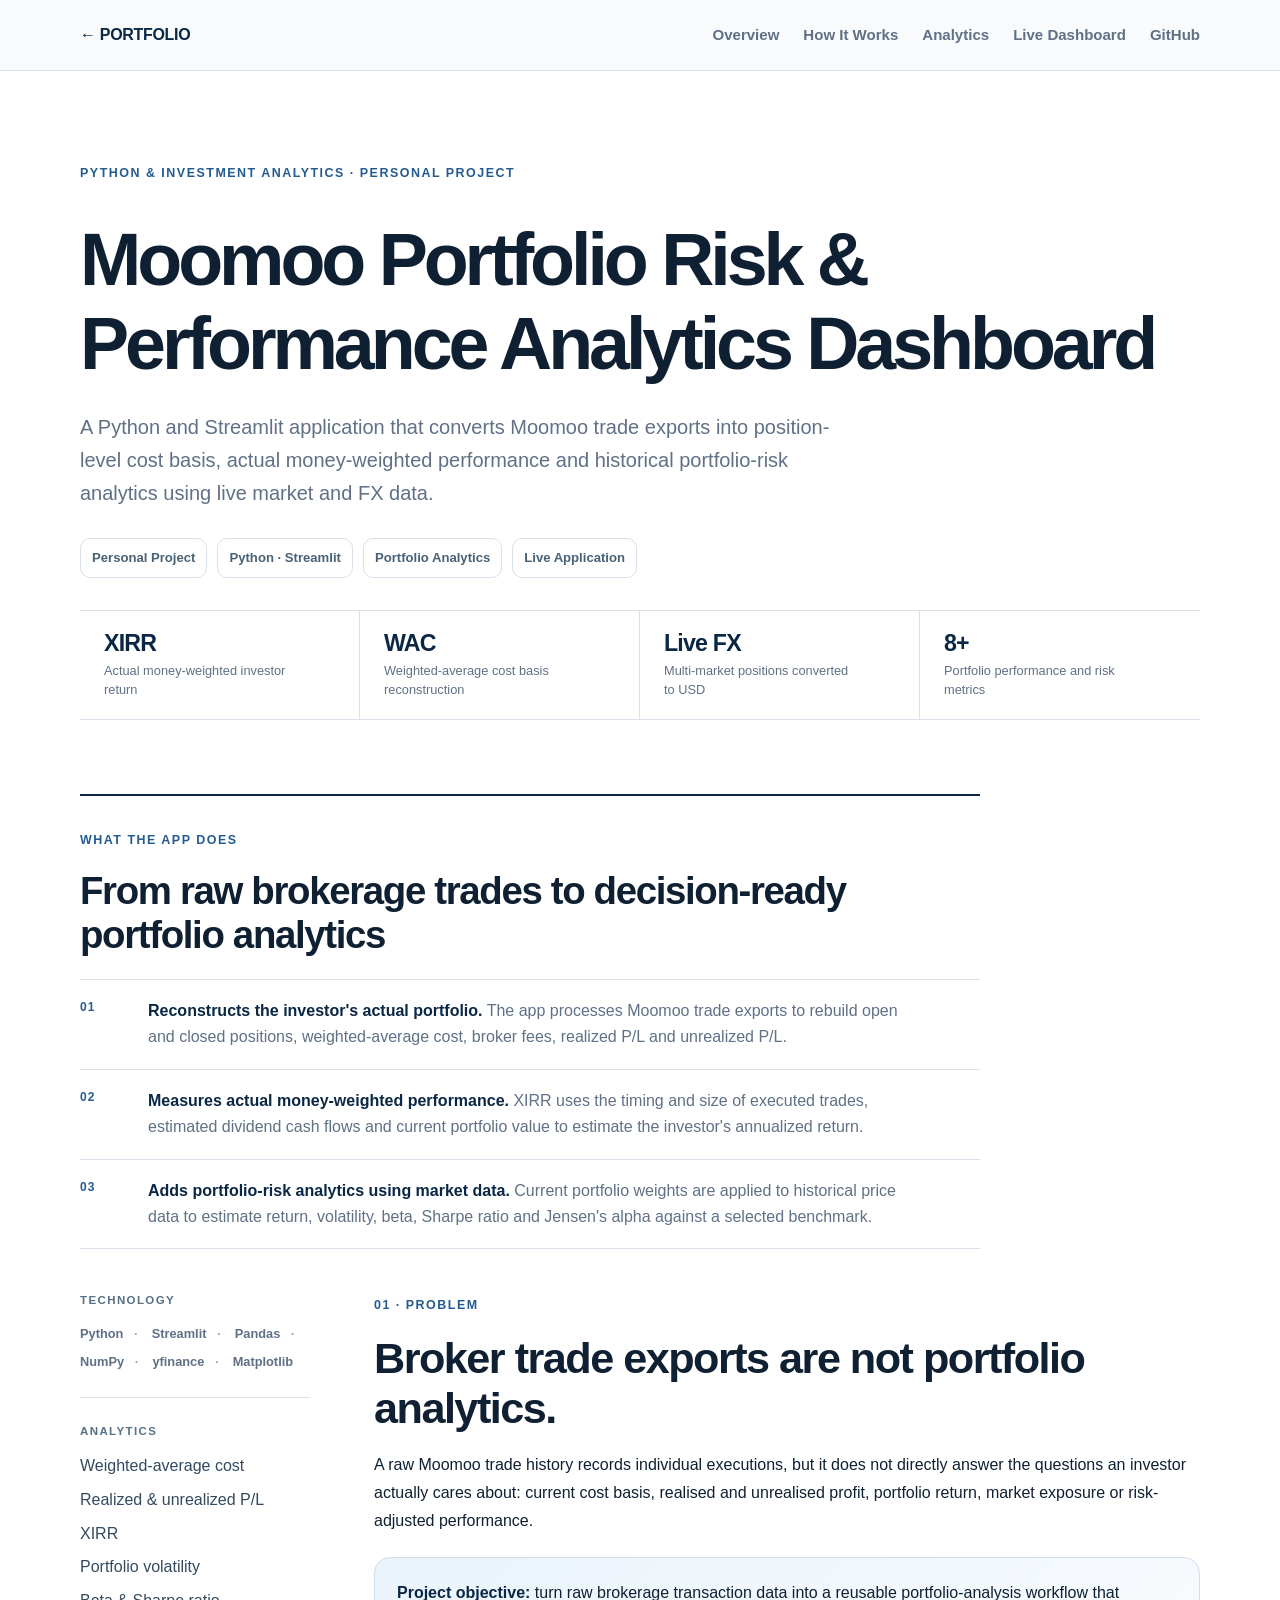
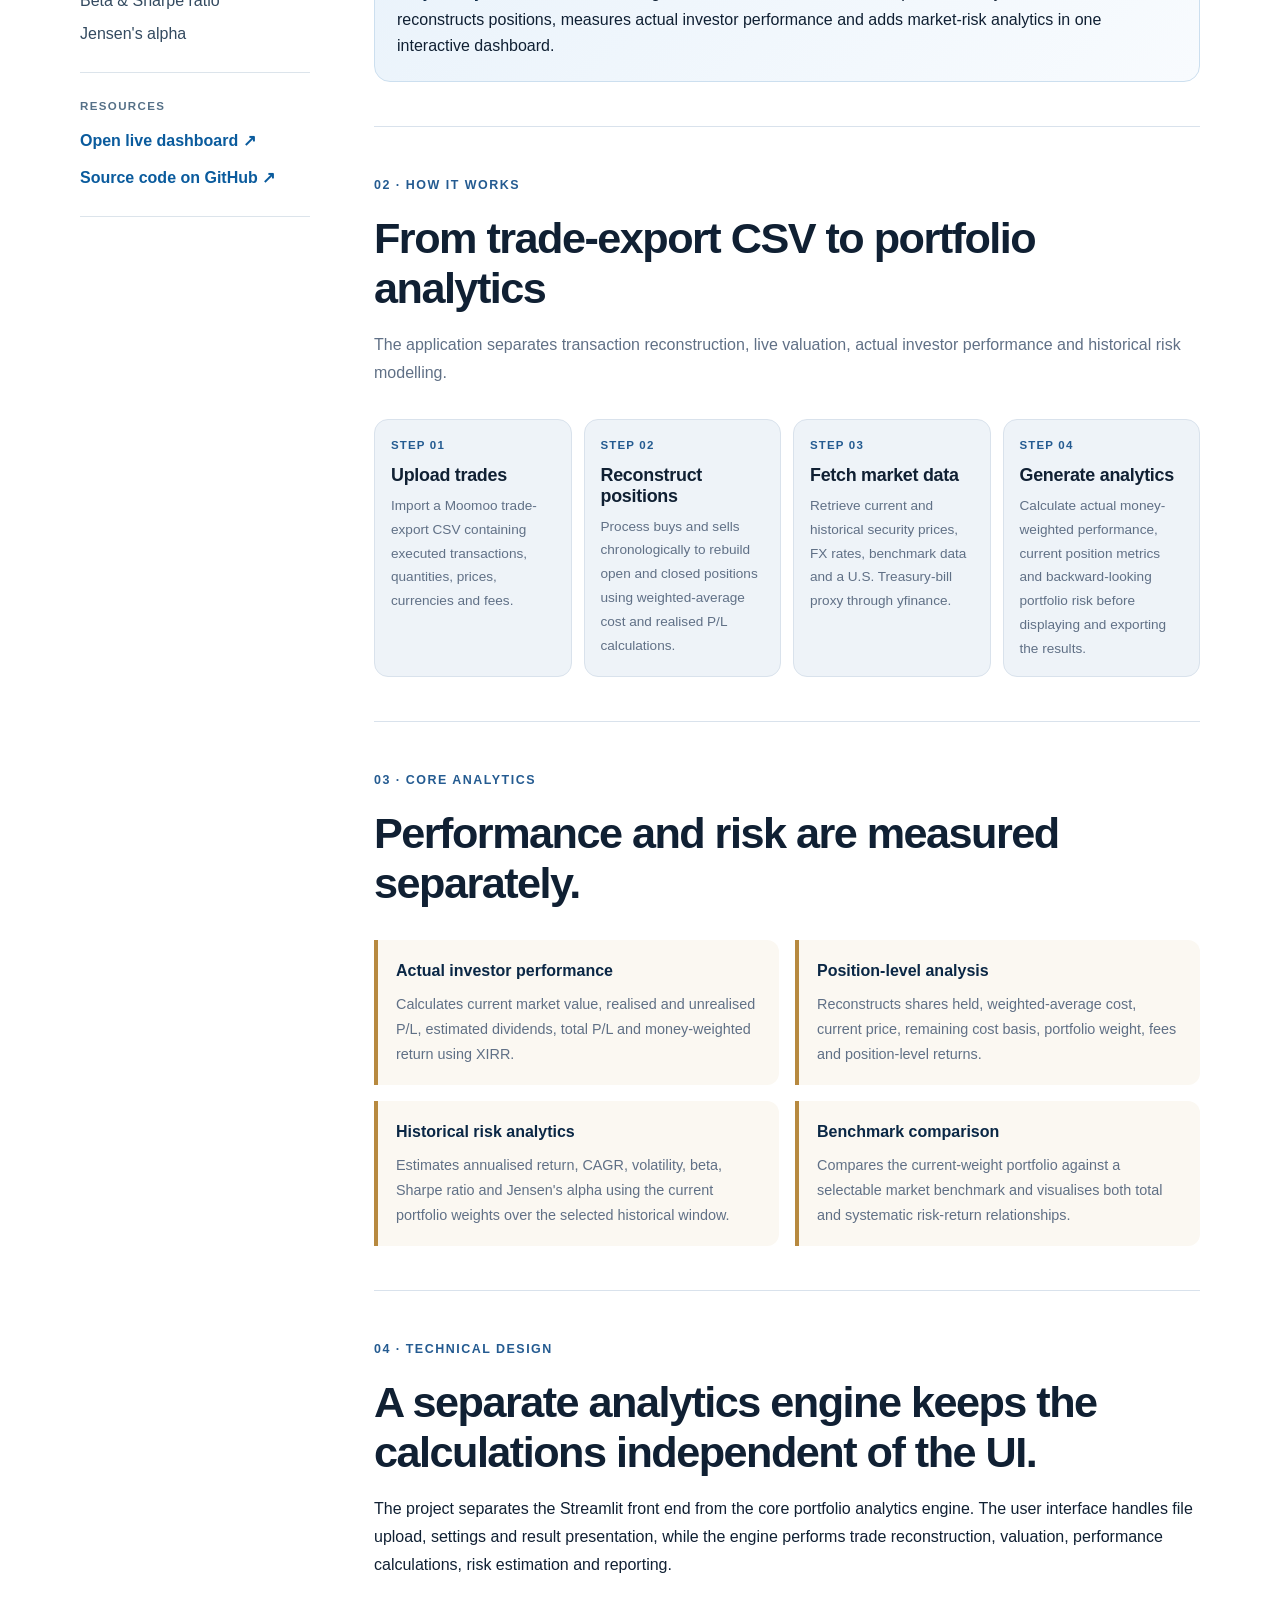
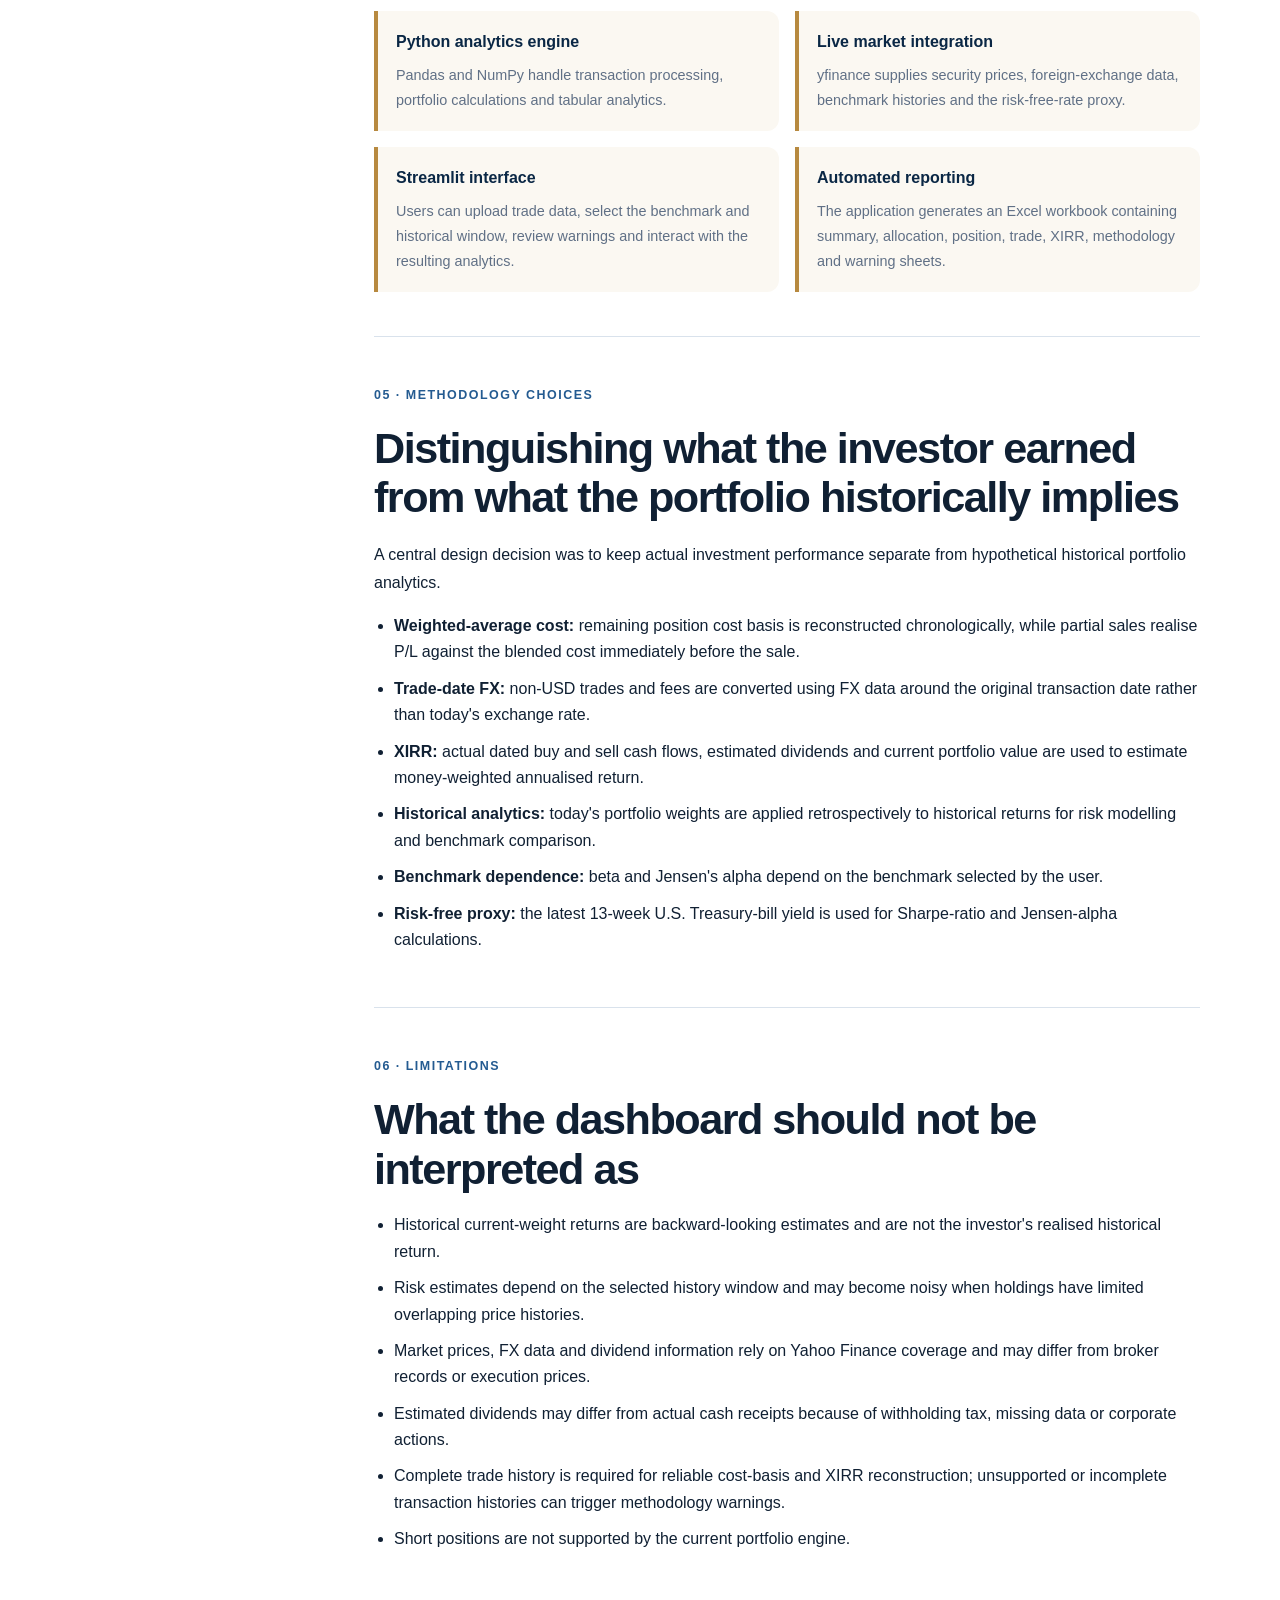
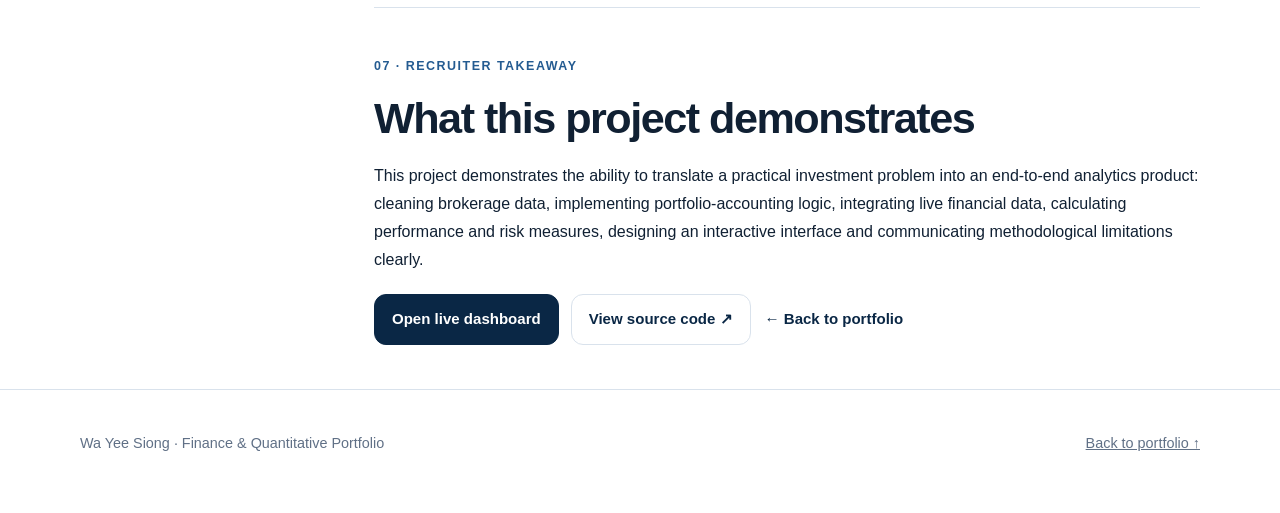
<file: project-moomoo-analytics.html>
<!DOCTYPE html>
<html lang="en">
<head>
  <meta charset="UTF-8">
  <meta name="viewport" content="width=device-width, initial-scale=1.0">

  <title>Moomoo Portfolio Analytics | Wa Yee Siong</title>

  <meta name="description"
        content="Python and Streamlit portfolio analytics tool for Moomoo trade exports, including XIRR, cost basis, portfolio risk and benchmark analytics.">

  <link rel="stylesheet" href="styles.css">
</head>

<body class="moomoo-project">

  <!-- TOP NAVIGATION -->
  <header class="topbar">
    <div class="container nav">

      <a class="brand" href="index.html#projects">
        ← PORTFOLIO
      </a>

      <nav class="navlinks" aria-label="Project navigation">
        <a href="#brief">Overview</a>

        <a href="#method">How It Works</a>
      
        <a href="#findings">Analytics</a>

        <a href="https://moomoo-portfolio-analytics-ujnfyawizhbyvuzhdh5xlx.streamlit.app/"
           target="_blank"
           rel="noopener">
          Live Dashboard
        </a>

        <a href="https://github.com/wayeesiong/moomoo-portfolio-analytics"
           target="_blank"
           rel="noopener">
          GitHub
        </a>
      </nav>

    </div>
  </header>


  <main>

    <!-- HERO -->
    <section class="project-hero">
      <div class="container">
    
        <div class="eyebrow">
          Python &amp; Investment Analytics · Personal Project
        </div>
    
        <h1>
          Moomoo Portfolio Risk &amp; Performance Analytics Dashboard
        </h1>
    
        <p class="lead">
          A Python and Streamlit application that converts Moomoo trade exports
          into position-level cost basis, actual money-weighted performance and
          historical portfolio-risk analytics using live market and FX data.
        </p>
    
        <div class="meta-row">
          <span class="meta-pill">Personal Project</span>
          <span class="meta-pill">Python · Streamlit</span>
          <span class="meta-pill">Portfolio Analytics</span>
          <span class="meta-pill">Live Application</span>
        </div>
    
        <div class="metric-strip" aria-label="Project highlights">
    
          <div class="metric-item">
            <strong>XIRR</strong>
            <span>Actual money-weighted investor return</span>
          </div>
    
          <div class="metric-item">
            <strong>WAC</strong>
            <span>Weighted-average cost basis reconstruction</span>
          </div>
    
          <div class="metric-item">
            <strong>Live FX</strong>
            <span>Multi-market positions converted to USD</span>
          </div>
    
          <div class="metric-item">
            <strong>8+</strong>
            <span>Portfolio performance and risk metrics</span>
          </div>
    
        </div>
    
      </div>
    </section>

    <!-- WHAT THE APP DOES -->
      <section id="brief" class="project-brief-section">
        <div class="container">
      
          <div class="project-brief">
      
            <div class="eyebrow">What the app does</div>
      
            <h2>From raw brokerage trades to decision-ready portfolio analytics</h2>
      
            <div class="brief-list">
      
              <div class="brief-item">
                <span class="brief-number">01</span>
      
                <p>
                  <strong>Reconstructs the investor's actual portfolio.</strong>
                  The app processes Moomoo trade exports to rebuild open and closed
                  positions, weighted-average cost, broker fees, realized P/L and
                  unrealized P/L.
                </p>
              </div>
      
              <div class="brief-item">
                <span class="brief-number">02</span>
      
                <p>
                  <strong>Measures actual money-weighted performance.</strong>
                  XIRR uses the timing and size of executed trades, estimated
                  dividend cash flows and current portfolio value to estimate the
                  investor's annualized return.
                </p>
              </div>
      
              <div class="brief-item">
                <span class="brief-number">03</span>
      
                <p>
                  <strong>Adds portfolio-risk analytics using market data.</strong>
                  Current portfolio weights are applied to historical price data to
                  estimate return, volatility, beta, Sharpe ratio and Jensen's alpha
                  against a selected benchmark.
                </p>
              </div>
      
            </div>
      
          </div>
      
        </div>
      </section>

    <!-- MAIN CONTENT -->
    <section class="project-content">
      <div class="container content-grid">

        <!-- SIDEBAR -->
        <!-- SIDEBAR -->
        <aside class="project-sidebar">
        
          <div class="sidebar-block">
        
            <div class="sidebar-label">
              Technology
            </div>
        
            <div class="sidebar-tags">
              <span class="tag">Python</span>
              <span class="tag">Streamlit</span>
              <span class="tag">Pandas</span>
              <span class="tag">NumPy</span>
              <span class="tag">yfinance</span>
              <span class="tag">Matplotlib</span>
            </div>
        
          </div>
        
        
          <div class="sidebar-block">
        
            <div class="sidebar-label">
              Analytics
            </div>
        
            <div class="sidebar-list">
              <span>Weighted-average cost</span>
              <span>Realized &amp; unrealized P/L</span>
              <span>XIRR</span>
              <span>Portfolio volatility</span>
              <span>Beta &amp; Sharpe ratio</span>
              <span>Jensen's alpha</span>
            </div>
        
          </div>
        
        
          <div class="sidebar-block">
        
            <div class="sidebar-label">
              Resources
            </div>
        
            <div class="sidebar-links">
        
              <a
                href="https://moomoo-portfolio-analytics-ujnfyawizhbyvuzhdh5xlx.streamlit.app/"
                target="_blank"
                rel="noopener"
              >
                Open live dashboard&nbsp;↗
              </a>
        
              <a
                href="https://github.com/wayeesiong/moomoo-portfolio-analytics"
                target="_blank"
                rel="noopener"
              >
                Source code on GitHub&nbsp;↗
              </a>
        
            </div>
        
          </div>
        
        </aside>
        <!-- CASE STUDY -->
        <article>

          <!-- 01 PROBLEM -->
          <section class="article-section">
        
            <div class="eyebrow">01 · Problem</div>
        
            <h2>Broker trade exports are not portfolio analytics.</h2>
        
            <p>
              A raw Moomoo trade history records individual executions, but it does not
              directly answer the questions an investor actually cares about: current
              cost basis, realised and unrealised profit, portfolio return, market
              exposure or risk-adjusted performance.
            </p>
        
            <div class="callout">
              <strong>Project objective:</strong>
              turn raw brokerage transaction data into a reusable portfolio-analysis
              workflow that reconstructs positions, measures actual investor performance
              and adds market-risk analytics in one interactive dashboard.
            </div>
        
          </section>
        
        
          <!-- 02 HOW IT WORKS -->
          <section id="method" class="article-section">
        
            <div class="eyebrow">02 · How it works</div>
        
            <h2>From trade-export CSV to portfolio analytics</h2>
        
            <p class="subtle">
              The application separates transaction reconstruction, live valuation,
              actual investor performance and historical risk modelling.
            </p>
        
            <div class="workflow">
        
              <div class="step">
                <div class="step-num">STEP 01</div>
        
                <h3>Upload trades</h3>
        
                <p>
                  Import a Moomoo trade-export CSV containing executed transactions,
                  quantities, prices, currencies and fees.
                </p>
              </div>
        
        
              <div class="step">
                <div class="step-num">STEP 02</div>
        
                <h3>Reconstruct positions</h3>
        
                <p>
                  Process buys and sells chronologically to rebuild open and closed
                  positions using weighted-average cost and realised P/L calculations.
                </p>
              </div>
        
        
              <div class="step">
                <div class="step-num">STEP 03</div>
        
                <h3>Fetch market data</h3>
        
                <p>
                  Retrieve current and historical security prices, FX rates,
                  benchmark data and a U.S. Treasury-bill proxy through yfinance.
                </p>
              </div>
        
        
              <div class="step">
                <div class="step-num">STEP 04</div>
        
                <h3>Generate analytics</h3>
        
                <p>
                  Calculate actual money-weighted performance, current position metrics
                  and backward-looking portfolio risk before displaying and exporting
                  the results.
                </p>
              </div>
        
            </div>
        
          </section>
        
        
          <!-- 03 ANALYTICS -->
          <section id="findings" class="article-section">
        
            <div class="eyebrow">03 · Core analytics</div>
        
            <h2>Performance and risk are measured separately.</h2>
        
            <div class="finding-grid">
        
              <div class="finding">
        
                <strong>Actual investor performance</strong>
        
                <p>
                  Calculates current market value, realised and unrealised P/L,
                  estimated dividends, total P/L and money-weighted return using XIRR.
                </p>
        
              </div>
        
        
              <div class="finding">
        
                <strong>Position-level analysis</strong>
        
                <p>
                  Reconstructs shares held, weighted-average cost, current price,
                  remaining cost basis, portfolio weight, fees and position-level returns.
                </p>
        
              </div>
        
        
              <div class="finding">
        
                <strong>Historical risk analytics</strong>
        
                <p>
                  Estimates annualised return, CAGR, volatility, beta, Sharpe ratio
                  and Jensen's alpha using the current portfolio weights over the
                  selected historical window.
                </p>
        
              </div>
        
        
              <div class="finding">
        
                <strong>Benchmark comparison</strong>
        
                <p>
                  Compares the current-weight portfolio against a selectable market
                  benchmark and visualises both total and systematic risk-return relationships.
                </p>
        
              </div>
        
            </div>
        
          </section>
        
        
          <!-- 04 TECHNICAL DESIGN -->
          <section class="article-section">
        
            <div class="eyebrow">04 · Technical design</div>
        
            <h2>A separate analytics engine keeps the calculations independent of the UI.</h2>
        
            <p>
              The project separates the Streamlit front end from the core portfolio
              analytics engine. The user interface handles file upload, settings and
              result presentation, while the engine performs trade reconstruction,
              valuation, performance calculations, risk estimation and reporting.
            </p>
        
            <div class="finding-grid">
        
              <div class="finding">
        
                <strong>Python analytics engine</strong>
        
                <p>
                  Pandas and NumPy handle transaction processing, portfolio
                  calculations and tabular analytics.
                </p>
        
              </div>
        
        
              <div class="finding">
        
                <strong>Live market integration</strong>
        
                <p>
                  yfinance supplies security prices, foreign-exchange data,
                  benchmark histories and the risk-free-rate proxy.
                </p>
        
              </div>
        
        
              <div class="finding">
        
                <strong>Streamlit interface</strong>
        
                <p>
                  Users can upload trade data, select the benchmark and historical
                  window, review warnings and interact with the resulting analytics.
                </p>
        
              </div>
        
        
              <div class="finding">
        
                <strong>Automated reporting</strong>
        
                <p>
                  The application generates an Excel workbook containing summary,
                  allocation, position, trade, XIRR, methodology and warning sheets.
                </p>
        
              </div>
        
            </div>
        
          </section>
        
        
          <!-- 05 METHODOLOGY CHOICES -->
          <section class="article-section">
        
            <div class="eyebrow">05 · Methodology choices</div>
        
            <h2>Distinguishing what the investor earned from what the portfolio historically implies</h2>
        
            <p>
              A central design decision was to keep actual investment performance
              separate from hypothetical historical portfolio analytics.
            </p>
        
            <ul>
        
              <li>
                <strong>Weighted-average cost:</strong>
                remaining position cost basis is reconstructed chronologically, while
                partial sales realise P/L against the blended cost immediately before
                the sale.
              </li>
        
              <li>
                <strong>Trade-date FX:</strong>
                non-USD trades and fees are converted using FX data around the original
                transaction date rather than today's exchange rate.
              </li>
        
              <li>
                <strong>XIRR:</strong>
                actual dated buy and sell cash flows, estimated dividends and current
                portfolio value are used to estimate money-weighted annualised return.
              </li>
        
              <li>
                <strong>Historical analytics:</strong>
                today's portfolio weights are applied retrospectively to historical
                returns for risk modelling and benchmark comparison.
              </li>
        
              <li>
                <strong>Benchmark dependence:</strong>
                beta and Jensen's alpha depend on the benchmark selected by the user.
              </li>
        
              <li>
                <strong>Risk-free proxy:</strong>
                the latest 13-week U.S. Treasury-bill yield is used for Sharpe-ratio
                and Jensen-alpha calculations.
              </li>
        
            </ul>
        
          </section>
        
        
          <!-- 06 LIMITATIONS -->
          <section class="article-section">
        
            <div class="eyebrow">06 · Limitations</div>
        
            <h2>What the dashboard should not be interpreted as</h2>
        
            <ul>
        
              <li>
                Historical current-weight returns are backward-looking estimates and
                are not the investor's realised historical return.
              </li>
        
              <li>
                Risk estimates depend on the selected history window and may become
                noisy when holdings have limited overlapping price histories.
              </li>
        
              <li>
                Market prices, FX data and dividend information rely on Yahoo Finance
                coverage and may differ from broker records or execution prices.
              </li>
        
              <li>
                Estimated dividends may differ from actual cash receipts because of
                withholding tax, missing data or corporate actions.
              </li>
        
              <li>
                Complete trade history is required for reliable cost-basis and XIRR
                reconstruction; unsupported or incomplete transaction histories can
                trigger methodology warnings.
              </li>
        
              <li>
                Short positions are not supported by the current portfolio engine.
              </li>
        
            </ul>
        
          </section>
        
        
          <!-- 07 RECRUITER TAKEAWAY -->
          <section class="article-section">
        
            <div class="eyebrow">07 · Recruiter takeaway</div>
        
            <h2>What this project demonstrates</h2>
        
            <p>
              This project demonstrates the ability to translate a practical investment
              problem into an end-to-end analytics product: cleaning brokerage data,
              implementing portfolio-accounting logic, integrating live financial data,
              calculating performance and risk measures, designing an interactive
              interface and communicating methodological limitations clearly.
            </p>
        
            <div class="hero-actions">
        
              <a
                class="button primary"
                href="https://moomoo-portfolio-analytics-ujnfyawizhbyvuzhdh5xlx.streamlit.app/"
                target="_blank"
                rel="noopener"
              >
                Open live dashboard
              </a>
        
              <a
                class="button secondary"
                href="https://github.com/wayeesiong/moomoo-portfolio-analytics"
                target="_blank"
                rel="noopener"
              >
                View source code ↗
              </a>
        
              <a class="text-link" href="index.html">
                ← Back to portfolio
              </a>
        
            </div>
        
          </section>
        
        </article>
      </div>
    </section>

  </main>


  <footer class="footer">
    <div class="container footer-row">
      <span>Wa Yee Siong · Finance &amp; Quantitative Portfolio</span>
      <a href="index.html">Back to portfolio ↑</a>
    </div>
  </footer>

</body>
</html>
</file>
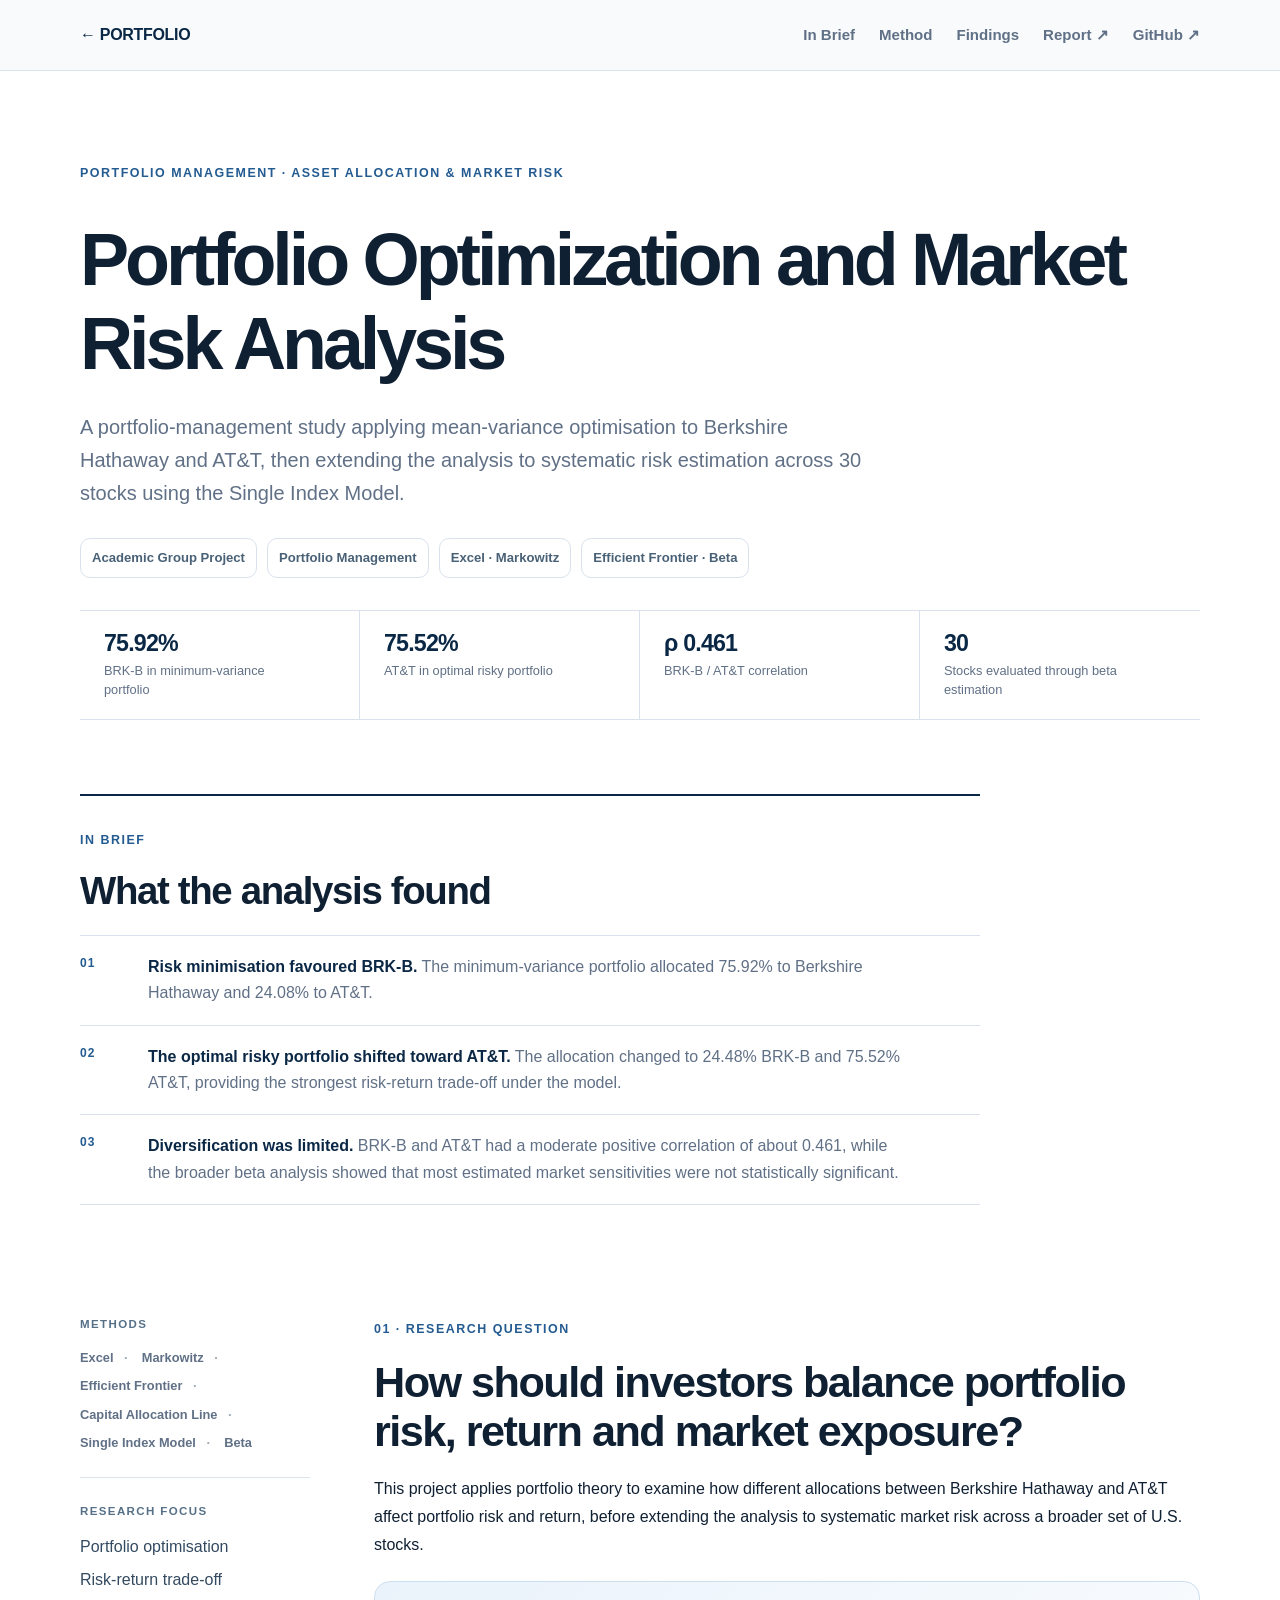
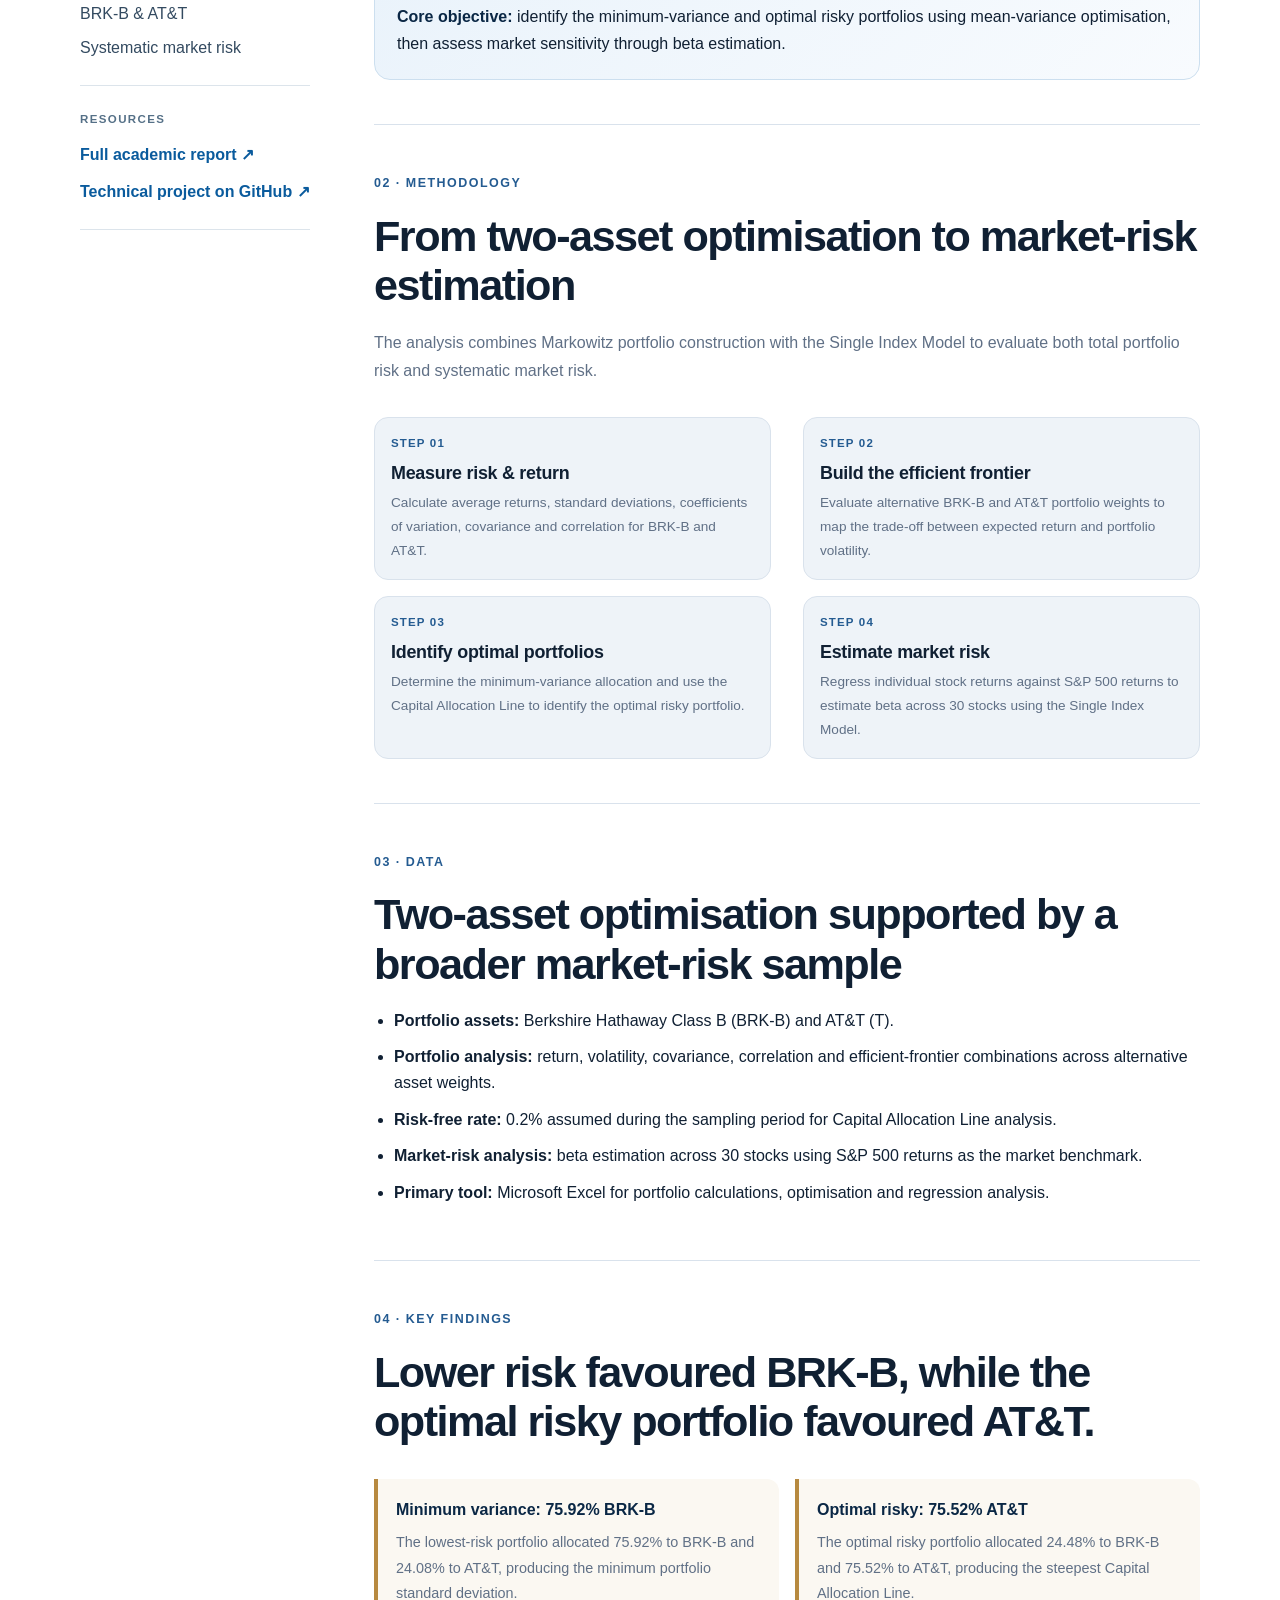
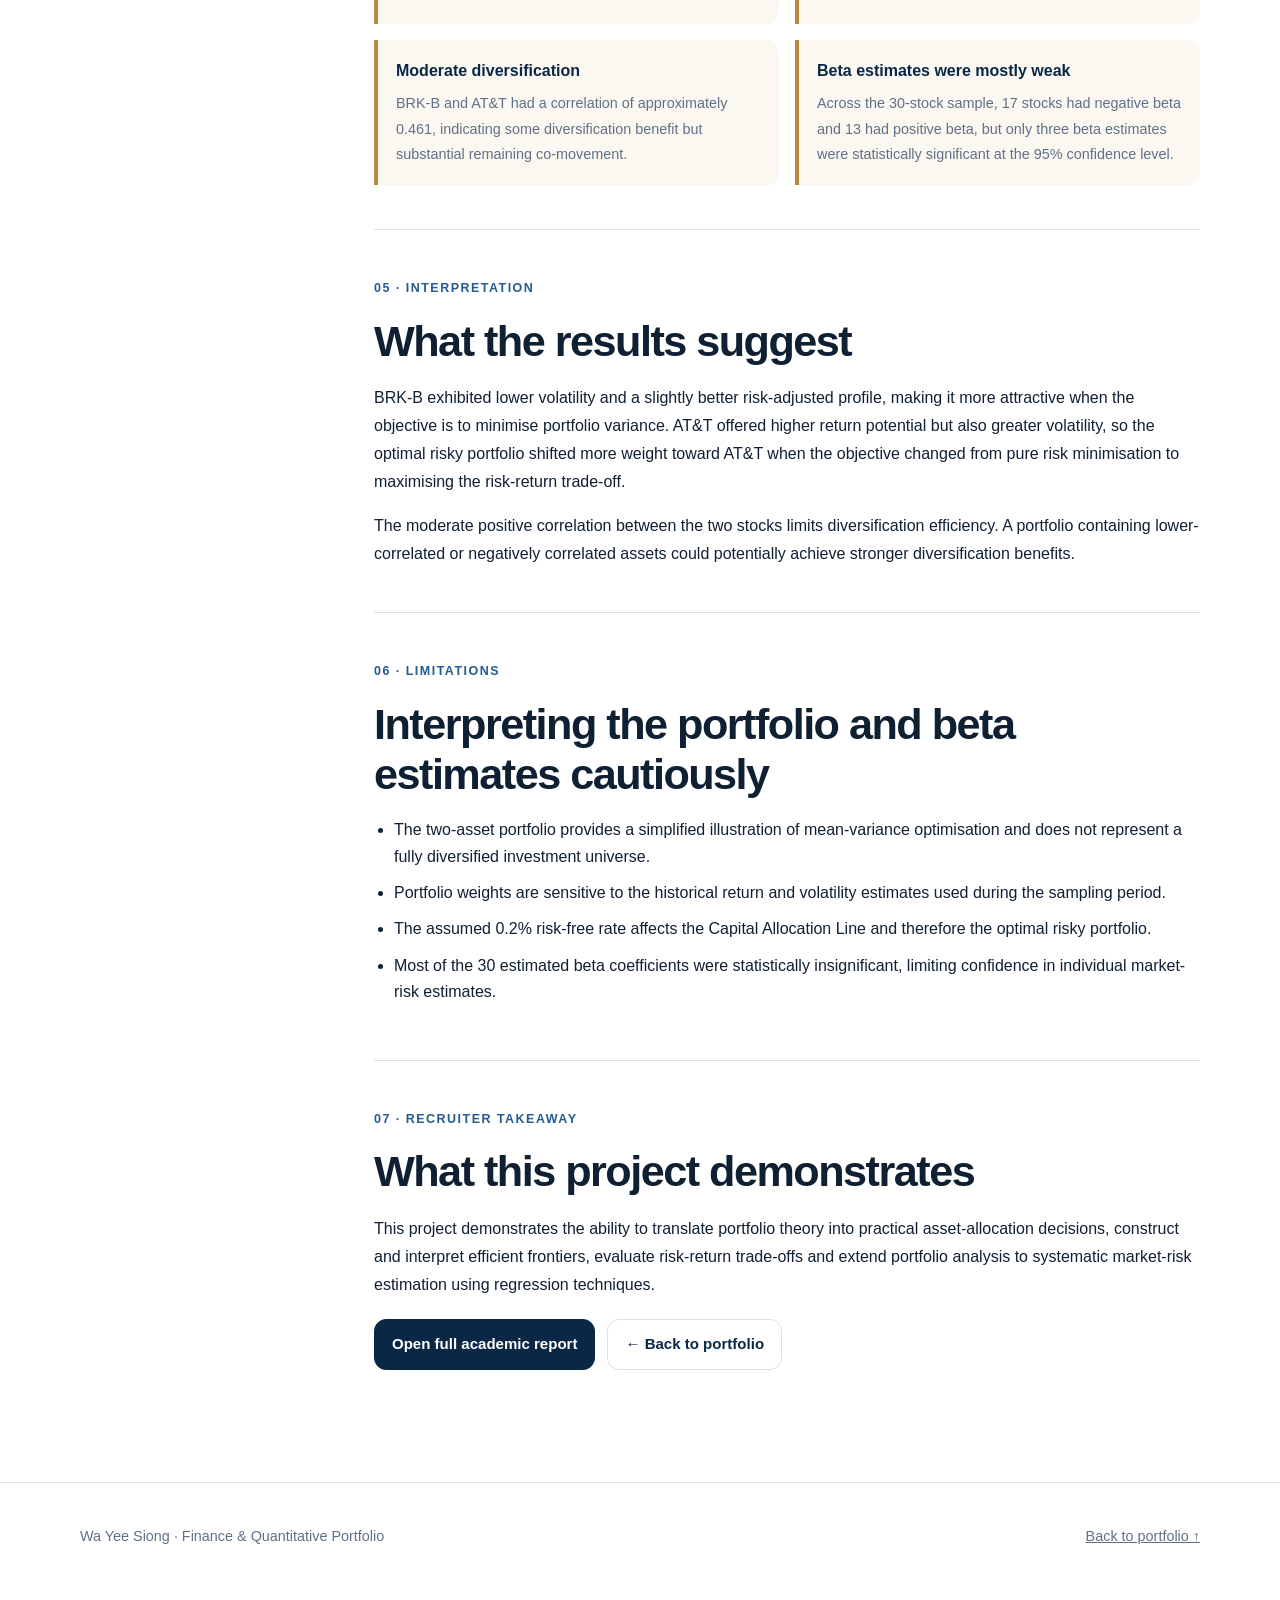
<file: project-portfolio-optimization.html>
<!doctype html>
<html lang="en">
<head>
  <meta charset="utf-8" />
  <meta name="viewport" content="width=device-width, initial-scale=1" />
  <meta
    name="description"
    content="Case study on portfolio optimization using the Markowitz model and market risk analysis using the Single Index Model."
  />
  <meta name="theme-color" content="#0a2745" />

  <title>Portfolio Optimization & Market Risk Analysis | Wa Yee Siong</title>

  <link rel="icon" href="assets/favicon.svg" type="image/svg+xml" />
  <link rel="stylesheet" href="styles.css" />
</head>

<body class="portfolio-project">

  <header class="topbar">
    <div class="container nav">

      <a class="brand" href="index.html#projects">← PORTFOLIO</a>

      <nav class="navlinks" aria-label="Project navigation">

        <a href="#brief">In Brief</a>
        <a href="#method">Method</a>
        <a href="#findings">Findings</a>
      
        <a
          href="assets/portfolio-optimization-market-risk-analysis.pdf"
          target="_blank"
          rel="noopener"
        >
          Report ↗
        </a>
      
        <a
          href="https://github.com/wayeesiong/portfolio-optimization-market-risk"
          target="_blank"
          rel="noopener"
        >
          GitHub ↗
        </a>
      
      </nav>

    </div>
  </header>


  <main>

    <!-- PROJECT HERO -->
    <section class="project-hero">
      <div class="container">
    
        <div class="eyebrow">
          Portfolio Management · Asset Allocation & Market Risk
        </div>
    
        <h1>
          Portfolio Optimization and Market Risk Analysis
        </h1>
    
        <p class="lead">
          A portfolio-management study applying mean-variance optimisation to
          Berkshire Hathaway and AT&amp;T, then extending the analysis to
          systematic risk estimation across 30 stocks using the Single Index Model.
        </p>
    
        <div class="meta-row">
          <span class="meta-pill">Academic Group Project</span>
          <span class="meta-pill">Portfolio Management</span>
          <span class="meta-pill">Excel · Markowitz</span>
          <span class="meta-pill">Efficient Frontier · Beta</span>
        </div>
    
        <div class="metric-strip" aria-label="Project highlights">
    
          <div class="metric-item">
            <strong>75.92%</strong>
            <span>BRK-B in minimum-variance portfolio</span>
          </div>
    
          <div class="metric-item">
            <strong>75.52%</strong>
            <span>AT&amp;T in optimal risky portfolio</span>
          </div>
    
          <div class="metric-item">
            <strong>ρ 0.461</strong>
            <span>BRK-B / AT&amp;T correlation</span>
          </div>
    
          <div class="metric-item">
            <strong>30</strong>
            <span>Stocks evaluated through beta estimation</span>
          </div>
    
        </div>
    
      </div>
    </section>

    <!-- IN BRIEF -->
    <section id="brief" class="project-brief-section">
      <div class="container">
    
        <div class="project-brief">
    
          <div class="eyebrow">In brief</div>
    
          <h2>What the analysis found</h2>
    
          <div class="brief-list">
    
            <div class="brief-item">
              <span class="brief-number">01</span>
    
              <p>
                <strong>Risk minimisation favoured BRK-B.</strong>
                The minimum-variance portfolio allocated 75.92% to Berkshire
                Hathaway and 24.08% to AT&amp;T.
              </p>
            </div>
    
            <div class="brief-item">
              <span class="brief-number">02</span>
    
              <p>
                <strong>The optimal risky portfolio shifted toward AT&amp;T.</strong>
                The allocation changed to 24.48% BRK-B and 75.52% AT&amp;T,
                providing the strongest risk-return trade-off under the model.
              </p>
            </div>
    
            <div class="brief-item">
              <span class="brief-number">03</span>
    
              <p>
                <strong>Diversification was limited.</strong>
                BRK-B and AT&amp;T had a moderate positive correlation of about
                0.461, while the broader beta analysis showed that most estimated
                market sensitivities were not statistically significant.
              </p>
            </div>
    
          </div>
    
        </div>
    
      </div>
    </section>
        

    <!-- PROJECT CONTENT -->
    <section class="section">
      <div class="container content-grid">


        <!-- SIDEBAR -->
        <aside class="project-sidebar">

          <div class="sidebar-block">
        
            <div class="sidebar-label">Methods</div>
        
            <div class="sidebar-tags">
              <span class="tag">Excel</span>
              <span class="tag">Markowitz</span>
              <span class="tag">Efficient Frontier</span>
              <span class="tag">Capital Allocation Line</span>
              <span class="tag">Single Index Model</span>
              <span class="tag">Beta</span>
            </div>
        
          </div>
        
        
          <div class="sidebar-block">
        
            <div class="sidebar-label">Research focus</div>
        
            <div class="sidebar-list">
              <span>Portfolio optimisation</span>
              <span>Risk-return trade-off</span>
              <span>BRK-B &amp; AT&amp;T</span>
              <span>Systematic market risk</span>
            </div>
        
          </div>
        
        
          <div class="sidebar-block">
        
            <div class="sidebar-label">Resources</div>
        
            <div class="sidebar-links">
        
              <a
                href="assets/portfolio-optimization-market-risk-analysis.pdf"
                target="_blank"
                rel="noopener"
              >
                Full academic report ↗
              </a>
        
              <a
                href="https://github.com/wayeesiong/portfolio-optimization-market-risk"
                target="_blank"
                rel="noopener"
              >
                Technical project on GitHub ↗
              </a>
        
            </div>
        
          </div>
        
        </aside>


        <!-- MAIN CASE STUDY -->
        <article>

          <!-- 01 RESEARCH QUESTION -->
          <section class="article-section">
        
            <div class="eyebrow">01 · Research question</div>
        
            <h2>How should investors balance portfolio risk, return and market exposure?</h2>
        
            <p>
              This project applies portfolio theory to examine how different allocations
              between Berkshire Hathaway and AT&amp;T affect portfolio risk and return,
              before extending the analysis to systematic market risk across a broader
              set of U.S. stocks.
            </p>
        
            <div class="callout">
              <strong>Core objective:</strong>
              identify the minimum-variance and optimal risky portfolios using
              mean-variance optimisation, then assess market sensitivity through
              beta estimation.
            </div>
        
          </section>
        
        
          <!-- 02 METHODOLOGY -->
          <section id="method" class="article-section">
        
            <div class="eyebrow">02 · Methodology</div>
        
            <h2>From two-asset optimisation to market-risk estimation</h2>
        
            <p class="subtle">
              The analysis combines Markowitz portfolio construction with the
              Single Index Model to evaluate both total portfolio risk and
              systematic market risk.
            </p>
        
            <div class="workflow">
        
              <div class="step">
                <div class="step-num">STEP 01</div>
        
                <h3>Measure risk &amp; return</h3>
        
                <p>
                  Calculate average returns, standard deviations, coefficients of
                  variation, covariance and correlation for BRK-B and AT&amp;T.
                </p>
              </div>
        
        
              <div class="step">
                <div class="step-num">STEP 02</div>
        
                <h3>Build the efficient frontier</h3>
        
                <p>
                  Evaluate alternative BRK-B and AT&amp;T portfolio weights to map
                  the trade-off between expected return and portfolio volatility.
                </p>
              </div>
        
        
              <div class="step">
                <div class="step-num">STEP 03</div>
        
                <h3>Identify optimal portfolios</h3>
        
                <p>
                  Determine the minimum-variance allocation and use the Capital
                  Allocation Line to identify the optimal risky portfolio.
                </p>
              </div>
        
        
              <div class="step">
                <div class="step-num">STEP 04</div>
        
                <h3>Estimate market risk</h3>
        
                <p>
                  Regress individual stock returns against S&amp;P 500 returns to
                  estimate beta across 30 stocks using the Single Index Model.
                </p>
              </div>
        
            </div>
        
          </section>
        
        
          <!-- 03 DATA -->
          <section class="article-section">
        
            <div class="eyebrow">03 · Data</div>
        
            <h2>Two-asset optimisation supported by a broader market-risk sample</h2>
        
            <ul>
        
              <li>
                <strong>Portfolio assets:</strong>
                Berkshire Hathaway Class B (BRK-B) and AT&amp;T (T).
              </li>
        
              <li>
                <strong>Portfolio analysis:</strong>
                return, volatility, covariance, correlation and efficient-frontier
                combinations across alternative asset weights.
              </li>
        
              <li>
                <strong>Risk-free rate:</strong>
                0.2% assumed during the sampling period for Capital Allocation Line analysis.
              </li>
        
              <li>
                <strong>Market-risk analysis:</strong>
                beta estimation across 30 stocks using S&amp;P 500 returns as the market benchmark.
              </li>
        
              <li>
                <strong>Primary tool:</strong>
                Microsoft Excel for portfolio calculations, optimisation and regression analysis.
              </li>
        
            </ul>
        
          </section>
        
        
          <!-- 04 FINDINGS -->
          <section id="findings" class="article-section">
        
            <div class="eyebrow">04 · Key findings</div>
        
            <h2>Lower risk favoured BRK-B, while the optimal risky portfolio favoured AT&amp;T.</h2>
        
            <div class="finding-grid">
        
        
              <div class="finding">
        
                <strong>Minimum variance: 75.92% BRK-B</strong>
        
                <p>
                  The lowest-risk portfolio allocated 75.92% to BRK-B and 24.08% to
                  AT&amp;T, producing the minimum portfolio standard deviation.
                </p>
        
              </div>
        
        
              <div class="finding">
        
                <strong>Optimal risky: 75.52% AT&amp;T</strong>
        
                <p>
                  The optimal risky portfolio allocated 24.48% to BRK-B and 75.52%
                  to AT&amp;T, producing the steepest Capital Allocation Line.
                </p>
        
              </div>
        
        
              <div class="finding">
        
                <strong>Moderate diversification</strong>
        
                <p>
                  BRK-B and AT&amp;T had a correlation of approximately 0.461,
                  indicating some diversification benefit but substantial remaining
                  co-movement.
                </p>
        
              </div>
        
        
              <div class="finding">
        
                <strong>Beta estimates were mostly weak</strong>
        
                <p>
                  Across the 30-stock sample, 17 stocks had negative beta and
                  13 had positive beta, but only three beta estimates were statistically
                  significant at the 95% confidence level.
                </p>
        
              </div>
        
            </div>
        
          </section>
        
        
          <!-- 05 INTERPRETATION -->
          <section class="article-section">
        
            <div class="eyebrow">05 · Interpretation</div>
        
            <h2>What the results suggest</h2>
        
            <p>
              BRK-B exhibited lower volatility and a slightly better risk-adjusted
              profile, making it more attractive when the objective is to minimise
              portfolio variance. AT&amp;T offered higher return potential but also
              greater volatility, so the optimal risky portfolio shifted more weight
              toward AT&amp;T when the objective changed from pure risk minimisation
              to maximising the risk-return trade-off.
            </p>
        
            <p>
              The moderate positive correlation between the two stocks limits
              diversification efficiency. A portfolio containing lower-correlated or
              negatively correlated assets could potentially achieve stronger
              diversification benefits.
            </p>
        
          </section>
        
        
          <!-- 06 LIMITATIONS -->
          <section class="article-section">
        
            <div class="eyebrow">06 · Limitations</div>
        
            <h2>Interpreting the portfolio and beta estimates cautiously</h2>
        
            <ul>
        
              <li>
                The two-asset portfolio provides a simplified illustration of
                mean-variance optimisation and does not represent a fully diversified
                investment universe.
              </li>
        
              <li>
                Portfolio weights are sensitive to the historical return and volatility
                estimates used during the sampling period.
              </li>
        
              <li>
                The assumed 0.2% risk-free rate affects the Capital Allocation Line
                and therefore the optimal risky portfolio.
              </li>
        
              <li>
                Most of the 30 estimated beta coefficients were statistically
                insignificant, limiting confidence in individual market-risk estimates.
              </li>
        
            </ul>
        
          </section>
        
        
          <!-- 07 RECRUITER TAKEAWAY -->
          <section class="article-section">
        
            <div class="eyebrow">07 · Recruiter takeaway</div>
        
            <h2>What this project demonstrates</h2>
        
            <p>
              This project demonstrates the ability to translate portfolio theory into
              practical asset-allocation decisions, construct and interpret efficient
              frontiers, evaluate risk-return trade-offs and extend portfolio analysis
              to systematic market-risk estimation using regression techniques.
            </p>
        
            <div class="hero-actions">
        
              <a
                class="button primary"
                href="assets/portfolio-optimization-market-risk-analysis.pdf"
                target="_blank"
                rel="noopener"
              >
                Open full academic report
              </a>
        
              <a class="button secondary" href="index.html">
                ← Back to portfolio
              </a>
        
            </div>
        
          </section>
        
        </article>

      </div>
    </section>

  </main>


  <footer class="footer">
    <div class="container footer-row">
      <span>Wa Yee Siong · Finance &amp; Quantitative Portfolio</span>
      <a href="index.html">Back to portfolio ↑</a>
    </div>
  </footer>

</body>
</html>
</file>
<file: styles.css>
:root {
  --bg: #f4f7fb;
  --surface: #ffffff;
  --surface-2: #eef3f8;
  --ink: #102033;
  --muted: #607086;
  --line: #d9e2ec;
  --navy: #0a2745;
  --blue: #245b91;
  --blue-soft: #dbeaf7;
  --accent: #b7893f;
  --shadow: 0 18px 45px rgba(16, 32, 51, 0.09);
  --radius: 22px;
}

* { box-sizing: border-box; }
html { scroll-behavior: smooth; }
body {
  margin: 0;
  font-family: Inter, ui-sans-serif, -apple-system, BlinkMacSystemFont, "Segoe UI", Arial, sans-serif;
  color: var(--ink);
  background: linear-gradient(180deg, #f8fafc 0%, var(--bg) 100%);
  line-height: 1.65;
}
a { color: inherit; }
.container { width: min(1120px, calc(100% - 40px)); margin: 0 auto; }

.topbar {
  position: sticky;
  top: 0;
  z-index: 20;
  background: rgba(248, 250, 252, 0.91);
  backdrop-filter: blur(14px);
  border-bottom: 1px solid rgba(217, 226, 236, 0.9);
}
.nav { min-height: 70px; display: flex; align-items: center; justify-content: space-between; gap: 24px; }
.brand { text-decoration: none; font-weight: 800; letter-spacing: -0.02em; color: var(--navy); }
.navlinks { display: flex; gap: 24px; align-items: center; }
.navlinks a { text-decoration: none; color: var(--muted); font-size: 0.94rem; font-weight: 650; }
.navlinks a:hover { color: var(--navy); }

.hero { padding: 86px 0 72px; }
.hero-grid { display: grid; grid-template-columns: minmax(0, 1.45fr) minmax(300px, .55fr); gap: 56px; align-items: end; }
.eyebrow { display: inline-flex; align-items: center; gap: 8px; font-size: 0.78rem; font-weight: 800; letter-spacing: 0.12em; text-transform: uppercase; color: var(--blue); margin-bottom: 18px; }
.dot { width: 8px; height: 8px; border-radius: 99px; background: var(--accent); }
h1, h2, h3 { line-height: 1.15; margin-top: 0; }
h1 { font-size: clamp(2.8rem, 7vw, 5.25rem); letter-spacing: -0.055em; max-width: 900px; margin-bottom: 24px; }
h2 { font-size: clamp(1.8rem, 4vw, 2.7rem); letter-spacing: -0.035em; }
h3 { font-size: 1.12rem; letter-spacing: -0.015em; }
.lead { font-size: clamp(1.06rem, 2vw, 1.25rem); color: var(--muted); max-width: 790px; }
.hero-actions { margin-top: 32px; display: flex; gap: 12px; flex-wrap: wrap; }
.button { display: inline-flex; align-items: center; justify-content: center; gap: 8px; padding: 12px 17px; border-radius: 12px; text-decoration: none; font-weight: 750; font-size: 0.94rem; border: 1px solid var(--navy); transition: transform .16s ease, box-shadow .16s ease; }
.button.primary { background: var(--navy); color: white; }
.button.secondary { background: white; color: var(--navy); border-color: var(--line); }
.button:hover { transform: translateY(-1px); box-shadow: 0 8px 20px rgba(16,32,51,.08); }

.profile-panel { background: var(--navy); color: white; border-radius: var(--radius); padding: 26px; box-shadow: var(--shadow); }
.profile-label { color: rgba(255,255,255,.55); text-transform: uppercase; letter-spacing: .11em; font-size: .7rem; font-weight: 800; margin-bottom: 8px; }
.profile-item { padding: 17px 0; border-top: 1px solid rgba(255,255,255,.13); }
.profile-item:first-of-type { border-top: 0; }
.profile-item strong { display: block; font-size: .98rem; }
.profile-item span { display: block; color: rgba(255,255,255,.67); margin-top: 3px; font-size: .84rem; }

.section { padding: 68px 0; }
.section-soft { background: rgba(238,243,248,.62); border-top: 1px solid var(--line); border-bottom: 1px solid var(--line); }
.section-header { display: flex; align-items: end; justify-content: space-between; gap: 24px; margin-bottom: 26px; }
.section-header p { max-width: 620px; color: var(--muted); margin: 0; }

.project-card { background: var(--surface); border: 1px solid var(--line); border-radius: var(--radius); overflow: hidden; box-shadow: var(--shadow); }
.project-main-link { display: grid; grid-template-columns: 1.25fr .75fr; text-decoration: none; }
.project-copy { padding: 42px; }
.project-kicker { color: var(--blue); text-transform: uppercase; letter-spacing: 0.1em; font-weight: 800; font-size: 0.74rem; }
.project-title { font-size: clamp(1.6rem, 2.6vw, 2.15rem); line-height: 1.15; margin: 10px 0 16px; }
.project-copy p { color: var(--muted); }
.tags { display: flex; flex-wrap: wrap; gap: 8px; margin-top: 24px; }
.tag { background: var(--surface-2); border: 1px solid var(--line); padding: 7px 10px; border-radius: 999px; font-size: 0.8rem; font-weight: 700; color: #38506a; }
.project-visual { min-height: 360px; background: radial-gradient(circle at 70% 25%, rgba(183, 137, 63, 0.34), transparent 24%), linear-gradient(145deg, #092846 0%, #164d78 62%, #2b6d96 100%); padding: 36px; display: flex; flex-direction: column; justify-content: space-between; color: white; }
.visual-stat { font-size: 4.6rem; font-weight: 850; letter-spacing: -0.07em; line-height: 0.9; }
.visual-label { color: rgba(255,255,255,.72); font-size: .9rem; max-width: 210px; }
.visual-arrow { font-size: 1.55rem; text-align: right; }
.project-links { border-top: 1px solid var(--line); display: flex; gap: 18px; padding: 15px 22px; background: #fbfcfe; }
.project-links a { text-decoration: none; color: var(--blue); font-size: .86rem; font-weight: 750; }
.project-links a:hover { text-decoration: underline; }

.capability-grid { display: grid; grid-template-columns: repeat(4,1fr); gap: 14px; }
.capability { background: white; border: 1px solid var(--line); border-radius: 18px; padding: 24px; min-height: 230px; }
.capability-num { display: inline-flex; width: 34px; height: 34px; align-items: center; justify-content: center; border-radius: 10px; background: var(--blue-soft); color: var(--blue); font-size: .72rem; font-weight: 900; margin-bottom: 22px; }
.capability h3 { margin-bottom: 10px; }
.capability p { color: var(--muted); font-size: .9rem; margin-bottom: 0; }

.about-grid { display: grid; grid-template-columns: .72fr 1.28fr; gap: 60px; align-items: start; }
.about-copy { font-size: 1.03rem; color: var(--muted); }
.about-copy p:first-child { margin-top: 0; }

.footer { padding: 42px 0 58px; border-top: 1px solid var(--line); color: var(--muted); font-size: 0.9rem; }
.footer-row { display: flex; justify-content: space-between; gap: 24px; flex-wrap: wrap; }

/* project page */
.project-hero { padding: 72px 0 52px; }
.project-hero h1 { font-size: clamp(2.4rem, 6vw, 4.6rem); max-width: 1000px; }
.meta-row { display: flex; flex-wrap: wrap; gap: 10px; margin-top: 28px; }
.meta-pill { background: white; border: 1px solid var(--line); border-radius: 10px; padding: 8px 11px; font-size: .82rem; font-weight: 700; color: #496176; }
.metric-grid { display: grid; grid-template-columns: repeat(4, 1fr); gap: 14px; margin-top: 36px; }
.metric { background: white; border: 1px solid var(--line); border-radius: 16px; padding: 20px; }
.metric strong { display: block; font-size: 1.65rem; color: var(--navy); letter-spacing: -0.04em; }
.metric span { display: block; font-size: .82rem; color: var(--muted); margin-top: 4px; }
.content-grid { display: grid; grid-template-columns: 0.82fr 1.18fr; gap: 44px; align-items: start; }
.sidebar-card { position: sticky; top: 96px; background: var(--navy); color: white; border-radius: var(--radius); padding: 28px; }
.sidebar-card p { color: rgba(255,255,255,.72); }
.sidebar-card .tag { background: rgba(255,255,255,.09); border-color: rgba(255,255,255,.17); color: white; }
.article-section { background: white; border: 1px solid var(--line); border-radius: var(--radius); padding: 34px; margin-bottom: 18px; }
.article-section p:last-child { margin-bottom: 0; }
.article-section ul { margin: 14px 0 0 20px; padding: 0; }
.article-section li { margin: 8px 0; }
.subtle { color: var(--muted); }
.workflow { display: grid; grid-template-columns: repeat(4, 1fr); gap: 12px; margin-top: 22px; }
.step { background: var(--surface-2); border: 1px solid var(--line); border-radius: 14px; padding: 16px; min-height: 145px; }
.step-num { font-size: .72rem; color: var(--blue); font-weight: 900; letter-spacing: .1em; }
.step h3 { margin: 10px 0 8px; }
.step p { font-size: .85rem; color: var(--muted); margin: 0; }
.finding-grid { display: grid; grid-template-columns: repeat(2, 1fr); gap: 12px; margin-top: 20px; }
.finding { border-left: 4px solid var(--accent); background: #fbf8f2; padding: 18px; border-radius: 0 12px 12px 0; }
.finding strong { color: var(--navy); }
.finding p { color: var(--muted); font-size: .9rem; margin: 7px 0 0; }
.callout {
  background: linear-gradient(135deg, #eaf3fb, #f8fbfe);
  border: 1px solid #ccdfef;
  border-radius: 16px;
  padding: 22px;
  margin-top: 22px;
}
.callout strong { color: var(--navy); }

@media (max-width: 920px) {
  .hero-grid, .project-main-link, .content-grid, .about-grid { grid-template-columns: 1fr; }
  .capability-grid { grid-template-columns: repeat(2,1fr); }
  .project-visual { min-height: 260px; }
  .metric-grid { grid-template-columns: repeat(2, 1fr); }
  .workflow { grid-template-columns: repeat(2, 1fr); }
  .sidebar-card { position: static; }
}
@media (max-width: 560px) {
  .container { width: min(100% - 24px, 1120px); }
  .navlinks { gap: 14px; }
  .navlinks a:nth-child(2) { display: none; }
  .hero { padding-top: 58px; }
  .project-copy { padding: 28px; }
  .capability-grid, .metric-grid, .workflow, .finding-grid { grid-template-columns: 1fr; }
  .article-section { padding: 24px; }
  .project-links { flex-direction: column; gap: 7px; }
}

.project-group {
  margin-top: 3rem;
}

.project-group + .project-group {
  margin-top: 5rem;
  padding-top: 4rem;
  border-top: 1px solid rgba(10, 39, 69, 0.12);
}

.project-group-header {
  max-width: 760px;
  margin-bottom: 1.75rem;
}

.project-group-header h2 {
  margin-top: 0.4rem;
  margin-bottom: 0.75rem;
}

.project-group-header p {
  margin: 0;
  color: var(--text-muted, #5f6b76);
  line-height: 1.7;
}
/* =========================================================
   PROJECT CASE STUDY
   ========================================================= */

.project-hero {
  padding: 5.5rem 0 3.5rem;
}


.project-hero h1 {
  max-width: 1150px;
  margin: 1rem 0 1.5rem;
}

.project-lead {
  max-width: 1050px;
  font-size: 1.15rem;
  line-height: 1.75;
  color: #34495e;
}


/* Project metadata */

.project-meta {
  display: flex;
  flex-wrap: wrap;
  gap: 0.65rem;
  margin-top: 1.5rem;
  margin-bottom: 2rem;
}

.project-meta span {
  display: inline-flex;
  align-items: center;
  padding: 0.45rem 0.8rem;
  border: 1px solid #d7e0e8;
  border-radius: 999px;
  background: #ffffff;
  font-size: 0.88rem;
  font-weight: 600;
  color: #41566d;
}


/* Headline metrics */

.project-metrics {
  display: grid;
  grid-template-columns: repeat(4, 1fr);
  gap: 1rem;
  margin-top: 2.25rem;
}

.metric {
  padding: 1.5rem;
  background: #ffffff;
  border: 1px solid #d7e0e8;
  border-radius: 14px;
}

.metric-value {
  margin-bottom: 0.35rem;
  font-size: 1.8rem;
  line-height: 1.1;
  font-weight: 750;
  color: #0a2745;
}

.metric-label {
  font-size: 0.9rem;
  line-height: 1.45;
  color: #607286;
}


/* Main case-study layout */

.content-grid {
  display: grid;
  grid-template-columns: 230px minmax(0, 1fr);
  gap: 4rem;
  align-items: start;
}

.project-sidebar {
  position: sticky;
  top: 100px;
}

.sidebar-block {
  padding-bottom: 1.5rem;
  margin-bottom: 1.5rem;
  border-bottom: 1px solid #dce4eb;
}

.sidebar-label {
  margin-bottom: 0.8rem;
  font-size: 0.72rem;
  font-weight: 800;
  letter-spacing: 0.12em;
  text-transform: uppercase;
  color: #557087;
}

.sidebar-tags {
  display: flex;
  flex-wrap: wrap;
  gap: 0.45rem;
}

.sidebar-list {
  display: flex;
  flex-direction: column;
  gap: 0.45rem;
  color: #334a60;
}

.sidebar-links {
  display: flex;
  flex-direction: column;
  gap: 0.65rem;
}

.sidebar-links a {
  color: #0a5b9d;
  font-weight: 650;
  text-decoration: none;
}

.sidebar-links a:hover {
  text-decoration: underline;
}


/* Case-study sections */

.case-study {
  min-width: 0;
}

.case-section {
  padding: 0 0 4.5rem;
  margin-bottom: 4.5rem;
  border-bottom: 1px solid #dce4eb;
}

.case-section:last-child {
  border-bottom: 0;
}

.section-number {
  margin-bottom: 0.75rem;
  font-size: 0.72rem;
  font-weight: 800;
  letter-spacing: 0.12em;
  text-transform: uppercase;
  color: #1765a3;
}

.case-section h2 {
  max-width: 800px;
  margin-top: 0;
  margin-bottom: 1.25rem;
}

.case-section p {
  max-width: 800px;
  line-height: 1.8;
  color: #3e5368;
}


/* Research question */

.question-box {
  max-width: 800px;
  margin-top: 1.75rem;
  padding: 1.25rem 1.4rem;
  border-left: 4px solid #1765a3;
  background: #f3f7fa;
  line-height: 1.65;
}


/* Methodology workflow */

.workflow {
  margin-top: 2rem;
}

.workflow-step {
  display: grid;
  grid-template-columns: 54px 1fr;
  gap: 1.25rem;
  padding: 1.35rem 0;
  border-bottom: 1px solid #e0e7ed;
}

.workflow-step:last-child {
  border-bottom: 0;
}

.workflow-num {
  display: flex;
  align-items: center;
  justify-content: center;
  width: 42px;
  height: 42px;
  border-radius: 50%;
  background: #0a2745;
  color: #ffffff;
  font-size: 0.78rem;
  font-weight: 800;
}

.workflow-step h3 {
  margin: 0 0 0.4rem;
}

.workflow-step p {
  margin: 0;
}


/* Data table */

.data-table-wrapper {
  margin-top: 1.75rem;
  overflow-x: auto;
}

.data-table {
  width: 100%;
  border-collapse: collapse;
  background: #ffffff;
}

.data-table th,
.data-table td {
  padding: 0.9rem 1rem;
  text-align: left;
  border-bottom: 1px solid #dce4eb;
}

.data-table th {
  background: #f3f6f8;
  color: #0a2745;
  font-size: 0.85rem;
}

.data-table td:first-child {
  width: 100px;
  font-weight: 700;
  color: #0a2745;
}


/* Findings */

.finding-grid {
  display: grid;
  grid-template-columns: repeat(2, minmax(0, 1fr));
  gap: 1rem;
  margin-top: 2rem;
}

.finding-card {
  padding: 1.5rem;
  border: 1px solid #d7e0e8;
  border-radius: 14px;
  background: #ffffff;
}

.finding-stat {
  margin-bottom: 0.75rem;
  font-size: 1.7rem;
  font-weight: 800;
  color: #1765a3;
}

.finding-card h3 {
  margin: 0 0 0.65rem;
}

.finding-card p {
  margin: 0;
  font-size: 0.95rem;
}


/* Recruiter takeaway */

.recruiter-section {
  padding-bottom: 0;
}

.takeaway-list {
  margin-top: 2rem;
  border-top: 1px solid #dce4eb;
}

.takeaway-item {
  display: grid;
  grid-template-columns: 210px 1fr;
  gap: 2rem;
  padding: 1.25rem 0;
  border-bottom: 1px solid #dce4eb;
}

.takeaway-item strong {
  color: #0a2745;
}

.takeaway-item span {
  line-height: 1.65;
  color: #475d72;
}


/* =========================================================
   RESPONSIVE
   ========================================================= */

@media (max-width: 900px) {

  .project-metrics {
    grid-template-columns: repeat(2, 1fr);
  }

  .content-grid {
    grid-template-columns: 1fr;
    gap: 2.5rem;
  }

  .project-sidebar {
    position: static;
  }

  .finding-grid {
    grid-template-columns: 1fr;
  }

  .takeaway-item {
    grid-template-columns: 1fr;
    gap: 0.45rem;
  }
}

@media (max-width: 600px) {

  .project-hero {
    padding-top: 3.5rem;
  }

  .project-metrics {
    grid-template-columns: 1fr;
  }

  .workflow-step {
    grid-template-columns: 44px 1fr;
  }
}
/* =========================================================
   PORTFOLIO OPTIMIZATION PROJECT — LAYOUT FIXES
   ========================================================= */


/* ---------- METHODOLOGY ---------- */

.portfolio-project .workflow {
  display: grid;
  grid-template-columns: repeat(2, minmax(0, 1fr));
  gap: 1rem 2rem;
  margin-top: 2rem;
}

.portfolio-project .workflow-step {
  display: grid;
  grid-template-columns: 50px minmax(0, 1fr);
  gap: 1rem;
  align-items: start;

  padding: 1.4rem 0;
  border-bottom: 1px solid #dce4eb;
}

.portfolio-project .workflow-step h3 {
  margin-top: 0;
  margin-bottom: 0.5rem;
}

.portfolio-project .workflow-step p {
  margin: 0;
  line-height: 1.7;
}


/* ---------- TABLES ---------- */

.portfolio-project .data-table {
  width: 100%;
  table-layout: auto;
}

.portfolio-project .data-table th,
.portfolio-project .data-table td {
  vertical-align: middle;
}


/* Wider first column so labels don't break every 1–2 words */

.portfolio-project .data-table th:first-child,
.portfolio-project .data-table td:first-child {
  width: 180px;
  min-width: 180px;
}


/* Better spacing */

.portfolio-project .data-table th {
  padding: 1rem 1.1rem;
}

.portfolio-project .data-table td {
  padding: 1rem 1.1rem;
}


/* ---------- HEADINGS ---------- */

.portfolio-project .case-section h2 {
  max-width: 900px;
  font-size: clamp(2rem, 3.2vw, 3rem);
  line-height: 1.12;
}


/* ---------- CONTENT WIDTH ---------- */

.portfolio-project .case-study {
  width: 100%;
  min-width: 0;
}


/* =========================================================
   MOBILE
   ========================================================= */

@media (max-width: 800px) {

  .portfolio-project .workflow {
    grid-template-columns: 1fr;
  }

  .portfolio-project .data-table th:first-child,
  .portfolio-project .data-table td:first-child {
    width: auto;
    min-width: 140px;
  }

}
/* Back to projects navigation */
.project-hero .back-link {
  display: inline-flex;
  align-items: center;
  gap: 0.4rem;

  margin-bottom: 1.1rem;
  padding: 0.45rem 0.8rem;

  border: 1px solid #d7e0e8;
  border-radius: 999px;

  background: #ffffff;

  color: #1765a3 !important;
  font-size: 0.85rem;
  font-weight: 700;

  text-decoration: none !important;

  transition:
    background 0.2s ease,
    border-color 0.2s ease,
    transform 0.2s ease;
}

.project-hero .back-link:hover {
  background: #f3f7fa;
  border-color: #b9c8d5;
  transform: translateX(-2px);

  text-decoration: none !important;
}



/* =========================================================
   CONSISTENT PROJECT CARD SPACING
   ========================================================= */

.project-list {
  display: grid;
  gap: 1.5rem;
}

/* =========================================================
   MARKET RISK PROJECT — TABLE LAYOUT
   ========================================================= */

.market-risk-project .data-table {
  width: 100%;
  table-layout: auto;
  border-collapse: collapse;
}

.market-risk-project .data-table th,
.market-risk-project .data-table td {
  padding: 1rem 1.2rem;
  vertical-align: middle;
}


/* =========================================================
   PORTFOLIO CONSTRUCTION TABLE
   ========================================================= */

.market-risk-project .portfolio-table th:first-child,
.market-risk-project .portfolio-table td:first-child {
  width: 220px;
  min-width: 220px;
}

.market-risk-project .portfolio-table th:nth-child(2),
.market-risk-project .portfolio-table td:nth-child(2) {
  width: 100px;
  min-width: 100px;
  white-space: nowrap;
}

.market-risk-project .portfolio-table th:nth-child(3),
.market-risk-project .portfolio-table td:nth-child(3) {
  width: auto;
}


/* =========================================================
   VAR / EXPECTED SHORTFALL TABLE
   ========================================================= */

.market-risk-project .var-table th:first-child,
.market-risk-project .var-table td:first-child {
  width: 220px;
  min-width: 220px;
  white-space: nowrap;
}

.market-risk-project .var-table th:nth-child(2),
.market-risk-project .var-table td:nth-child(2) {
  width: 180px;
  min-width: 180px;
  white-space: nowrap;
}

.market-risk-project .var-table th:nth-child(3),
.market-risk-project .var-table td:nth-child(3) {
  width: auto;
  white-space: nowrap;
}


/* =========================================================
   HEDGING STRATEGY TABLE
   ========================================================= */

.market-risk-project .hedge-table th:first-child,
.market-risk-project .hedge-table td:first-child {
  width: 170px;
  min-width: 170px;
  white-space: nowrap;
}

.market-risk-project .hedge-table th:nth-child(2),
.market-risk-project .hedge-table td:nth-child(2) {
  width: 120px;
  min-width: 120px;
  white-space: nowrap;
}

.market-risk-project .hedge-table th:nth-child(3),
.market-risk-project .hedge-table td:nth-child(3) {
  width: 140px;
  min-width: 140px;
  white-space: nowrap;
}

.market-risk-project .hedge-table th:nth-child(4),
.market-risk-project .hedge-table td:nth-child(4) {
  width: auto;
}


/* =========================================================
   MOBILE — SCROLL INSTEAD OF UGLY WORD WRAPPING
   ========================================================= */

@media (max-width: 700px) {

  .market-risk-project .portfolio-table {
    min-width: 720px;
  }

  .market-risk-project .var-table {
    min-width: 650px;
  }

  .market-risk-project .hedge-table {
    min-width: 850px;
  }

}

.project-list .project-card {
  margin: 0;
}

/* =========================================================
   THESIS PROJECT — TABLE LAYOUT
   ========================================================= */

.thesis-project .data-table {
  width: 100%;
  table-layout: auto;
}

.thesis-project .data-table th,
.thesis-project .data-table td {
  padding: 1rem 1.15rem;
  vertical-align: middle;
}

/* Sample table */
.thesis-project .sample-table th:first-child,
.thesis-project .sample-table td:first-child {
  width: 180px;
  min-width: 180px;
  white-space: nowrap;
}

/* Hypothesis table */
.thesis-project .hypothesis-table th:nth-child(1),
.thesis-project .hypothesis-table td:nth-child(1) {
  width: 90px;
  min-width: 90px;
  white-space: nowrap;
}

.thesis-project .hypothesis-table th:nth-child(2),
.thesis-project .hypothesis-table td:nth-child(2) {
  min-width: 180px;
  white-space: nowrap;
}

.thesis-project .hypothesis-table th:nth-child(3),
.thesis-project .hypothesis-table td:nth-child(3),
.thesis-project .hypothesis-table th:nth-child(4),
.thesis-project .hypothesis-table td:nth-child(4),
.thesis-project .hypothesis-table th:nth-child(5),
.thesis-project .hypothesis-table td:nth-child(5) {
  white-space: nowrap;
}

/* Total effects table */
.thesis-project .effects-table th:first-child,
.thesis-project .effects-table td:first-child {
  width: 210px;
  min-width: 210px;
}

.thesis-project .effects-table th:nth-child(2),
.thesis-project .effects-table td:nth-child(2) {
  width: 180px;
  min-width: 180px;
  white-space: nowrap;
}

/* Mobile */
@media (max-width: 700px) {

  .thesis-project .sample-table {
    min-width: 600px;
  }

  .thesis-project .hypothesis-table {
    min-width: 760px;
  }

  .thesis-project .effects-table {
    min-width: 720px;
  }

}

/* =========================================================
   MOOMOO PORTFOLIO ANALYTICS PROJECT
   ========================================================= */

/* Moomoo project action buttons */

.moomoo-project .project-actions {
  display: flex;
  flex-wrap: wrap;
  gap: 0.85rem;
  margin-top: 1.75rem;
}

.moomoo-project .project-action {
  display: inline-flex;
  align-items: center;
  justify-content: center;
  padding: 0.85rem 1.25rem;

  border: 1px solid #cfd9e2;
  border-radius: 8px;

  background: #ffffff;
  color: #0a2745;

  text-decoration: none;
  font-weight: 700;

  transition: transform 0.2s ease, border-color 0.2s ease;
}

.moomoo-project .project-action:hover {
  transform: translateY(-2px);
  border-color: #9fb2c3;
}

.moomoo-project .project-action.primary {
  background: #0a2745;
  border-color: #0a2745;
  color: #ffffff;
}


/* =========================================================
   PORTFOLIO REFINEMENT — 2026
   ========================================================= */


/* ---------- GENERAL ---------- */

body {
  background: #ffffff;
}


/* ---------- HERO ---------- */

.hero {
  padding: 52px 0 30px;
}

#projects {
  padding-top: 34px;
}

.hero-simple {
  max-width: 900px;
}

.hero-simple .eyebrow {
  margin-bottom: 16px;
}

.hero-simple h1 {
  font-size: clamp(2.8rem, 6vw, 4.6rem);
  max-width: 760px;
  margin-bottom: 12px;
}

.hero-role {
  margin: 0 0 18px;
  font-size: clamp(1.2rem, 2vw, 1.45rem);
  font-weight: 600;
  color: var(--navy);
}

.hero-simple .lead {
  max-width: 780px;
  margin-bottom: 24px;
  font-size: 1.05rem;
  line-height: 1.75;
}

.hero-credentials {
  display: flex;
  flex-wrap: wrap;
  gap: 8px 24px;

  max-width: 780px;
  padding: 16px 0;

  border-top: 1px solid var(--line);
  border-bottom: 1px solid var(--line);

  font-size: 0.9rem;
  font-weight: 650;
  color: var(--muted);
}

.hero-actions {
  margin-top: 20px;
  align-items: center;
}

.text-link {
  padding: 10px 2px;
  color: var(--navy);
  text-decoration: none;
  font-size: 0.94rem;
  font-weight: 700;
}

.text-link:hover {
  text-decoration: underline;
}

/* ---------- PROJECT LIST ---------- */

.project-list {
  display: grid;
  gap: 0;
}


/* Remove the heavy card appearance */

.project-card {
  background: transparent;
  border: 0;
  border-top: 1px solid var(--line);
  border-radius: 0;
  box-shadow: none;
  overflow: visible;
}

.project-card:last-child {
  border-bottom: 1px solid var(--line);
}


/* Give more emphasis to the written analysis */

.project-main-link {
  grid-template-columns: minmax(0, 1fr) 220px;
}

.project-copy {
  padding: 36px 40px 36px 0;
}

.project-title {
  margin-top: 8px;
  margin-bottom: 12px;
}

.project-copy p {
  max-width: 720px;
  line-height: 1.7;
}


/* Reduce visual dominance of the right side */

.project-visual {
  min-height: 0;

  padding: 32px 24px;

  background: #f7f9fb;
  border-left: 1px solid var(--line);

  color: var(--navy);
}

.visual-stat {
  font-size: 2.4rem;
  line-height: 1;
  letter-spacing: -0.045em;
}

.visual-label {
  margin-top: 10px;

  max-width: 190px;

  color: var(--muted);
  font-size: 0.82rem;
}

.visual-arrow {
  margin-top: 28px;

  color: var(--blue);
  font-size: 0.84rem;
  font-weight: 700;
  text-align: left;
}


/* Turn skill pills into quiet metadata */

.tags {
  gap: 0;
  margin-top: 18px;
}

.tag {
  padding: 0;

  background: transparent;
  border: 0;
  border-radius: 0;

  color: var(--muted);
  font-size: 0.8rem;
  font-weight: 600;
}

.tag:not(:last-child)::after {
  content: " · ";
  margin: 0 7px;
  color: #9aa7b3;
}


/* Simplify links */

.project-links {
  padding: 13px 0 24px;

  background: transparent;
  border-top: 0;
  gap: 22px;
}

/* ---------- RESPONSIVE REFINEMENT ---------- */

@media (max-width: 920px) {

  .project-main-link {
    grid-template-columns: 1fr;
  }

  .project-copy {
    padding: 32px 0 24px;
  }

  .project-visual {
    border-left: 0;
    border-top: 1px solid var(--line);
    padding: 22px 0;
  }

  .visual-label {
    max-width: 100%;
  }

  .hero-credentials {
    gap: 6px 18px;
  }
}


@media (max-width: 560px) {

  .hero {
    padding: 48px 0 42px;
  }

  .hero-simple h1 {
    font-size: 2.7rem;
  }

  .hero-role {
    font-size: 1.1rem;
  }

  .hero-credentials {
    flex-direction: column;
  }

  .project-copy {
    padding: 28px 0 20px;
  }
}

.project-takeaway {
  margin-top: 18px;
  padding-left: 14px;

  border-left: 2px solid var(--navy);

  color: #33485c !important;
  font-size: 0.92rem;
}

.project-takeaway strong {
  color: var(--navy);
}

/* ---------- CAPABILITIES ---------- */

.capability-grid {
  gap: 28px;
}

.capability {
  min-height: 0;

  padding: 20px 0;

  background: transparent;
  border: 0;
  border-top: 2px solid var(--navy);
  border-radius: 0;
}

.capability-num {
  display: none;
}

.capability h3 {
  margin-bottom: 8px;
}

.capability p {
  margin: 0;
  line-height: 1.65;
}

.section-soft {
  background: #fafbfc;
}

/* =========================================================
   PROJECT — IN BRIEF
   ========================================================= */

.project-brief-section {
  padding: 18px 0 42px;
}

.project-brief {
  max-width: 900px;
  padding-top: 30px;
  border-top: 2px solid var(--navy);
}

.project-brief h2 {
  margin-bottom: 22px;
  font-size: clamp(1.8rem, 3vw, 2.4rem);
}

.brief-list {
  border-top: 1px solid var(--line);
}

.brief-item {
  display: grid;
  grid-template-columns: 50px minmax(0, 1fr);
  gap: 18px;

  padding: 18px 0;

  border-bottom: 1px solid var(--line);
}

.brief-number {
  color: var(--blue);
  font-size: 0.75rem;
  font-weight: 800;
  letter-spacing: 0.08em;
}

.brief-item p {
  max-width: 760px;
  margin: 0;

  color: var(--muted);
  line-height: 1.65;
}

.brief-item strong {
  color: var(--navy);
}


@media (max-width: 560px) {

  .brief-item {
    grid-template-columns: 36px minmax(0, 1fr);
    gap: 10px;
  }

}

/* =========================================================
   PROJECT METRIC STRIP
   ========================================================= */

.metric-strip {
  display: grid;
  grid-template-columns: repeat(4, minmax(0, 1fr));

  margin-top: 32px;

  border-top: 1px solid var(--line);
  border-bottom: 1px solid var(--line);
}

.metric-item {
  padding: 20px 24px;

  border-right: 1px solid var(--line);
}


.metric-item:last-child {
  border-right: 0;
}

.metric-item strong {
  display: block;

  margin-bottom: 6px;

  color: var(--navy);
  font-size: 1.45rem;
  line-height: 1.1;
  letter-spacing: -0.035em;
}

.metric-item span {
  display: block;

  max-width: 190px;

  color: var(--muted);
  font-size: 0.8rem;
  line-height: 1.45;
}

@media (max-width: 920px) {

  .metric-strip {
    grid-template-columns: repeat(2, 1fr);
  }

  .metric-item {
    border-bottom: 1px solid var(--line);
  }

  .metric-item:nth-child(2) {
    border-right: 0;
  }

  .metric-item:nth-child(3),
  .metric-item:nth-child(4) {
    border-bottom: 0;
  }

}


@media (max-width: 560px) {

  .metric-strip {
    grid-template-columns: 1fr;
  }

  .metric-item,
  .metric-item:first-child {
    padding: 16px 0;

    border-right: 0;
    border-bottom: 1px solid var(--line);
  }

  .metric-item:last-child {
    border-bottom: 0;
  }

  .metric-item span {
    max-width: none;
  }

}

.metric-strip {
  display: grid;
  grid-template-columns: repeat(4, minmax(0, 1fr));
  width: 100%;
  margin-top: 32px;

  border-top: 1px solid var(--line);
  border-bottom: 1px solid var(--line);
}

.metric-item {
  padding: 20px 24px;
  border-right: 1px solid var(--line);
}

.metric-item:first-child {
  padding-left: 0;
}

.metric-item:last-child {
  border-right: 0;
}

.metric-item strong {
  display: block;
  margin-bottom: 6px;

  color: var(--navy);
  font-size: 1.45rem;
  line-height: 1.1;
  letter-spacing: -0.035em;
}

.metric-item span {
  display: block;
  max-width: 190px;

  color: var(--muted);
  font-size: 0.8rem;
  line-height: 1.45;
}

@media (max-width: 920px) {

  .metric-strip {
    grid-template-columns: repeat(2, 1fr);
  }

  .metric-item {
    border-bottom: 1px solid var(--line);
  }

  .metric-item:nth-child(2) {
    border-right: 0;
  }

  .metric-item:nth-child(3),
  .metric-item:nth-child(4) {
    border-bottom: 0;
  }
}

@media (max-width: 560px) {

  .metric-strip {
    grid-template-columns: 1fr;
  }

  .metric-item,
  .metric-item:first-child {
    padding: 16px 0;
    border-right: 0;
    border-bottom: 1px solid var(--line);
  }

  .metric-item:last-child {
    border-bottom: 0;
  }

  .metric-item span {
    max-width: none;
  }
}

.meta-row {
  width: 100%;
}

.metric-strip {
  width: 100%;
}

/* =========================================================
   PROJECT ARTICLE — EDITORIAL STYLE
   ========================================================= */

.article-section {
  background: transparent;
  border: 0;
  border-radius: 0;

  padding: 0 0 44px;
  margin-bottom: 44px;

  border-bottom: 1px solid var(--line);
}

.article-section:last-child {
  border-bottom: 0;
  margin-bottom: 0;
}

.article-section h2 {
  margin-bottom: 18px;
}

.article-section p {
  line-height: 1.75;
}

.article-section ul {
  margin-top: 16px;
}

.article-section li {
  margin: 10px 0;
  line-height: 1.65;
}

/* Fix first metric alignment */
.metric-strip > .metric-item:first-child {
  padding-left: 24px;
}

@media (max-width: 560px) {
  .metric-strip > .metric-item:first-child {
    padding-left: 0;
  }
}

@media (max-width: 920px) and (min-width: 561px) {

  .metric-strip {
    grid-template-columns: repeat(2, minmax(0, 1fr));
  }

  .metric-strip .metric-item,
  .metric-strip .metric-item:first-child {
    padding: 24px 30px !important;
  }

}

/* =========================================================
   PROJECT ARTICLE — EDITORIAL STYLE
   ========================================================= */

.article-section {
  background: transparent;
  border: 0;
  border-radius: 0;
  padding: 0 0 44px;
  margin-bottom: 44px;
  border-bottom: 1px solid var(--line);
}

.article-section:last-child {
  border-bottom: 0;
  margin-bottom: 0;
}

.article-section h2 {
  margin-bottom: 18px;
}

.article-section p {
  line-height: 1.75;
}

.article-section ul {
  margin-top: 16px;
}

.article-section li {
  margin: 10px 0;
  line-height: 1.65;
}

@media (max-width: 920px) and (min-width: 561px) {

  .project-sidebar {
    position: static;
    display: grid;
    grid-template-columns: 1.35fr 1fr 1fr;
    gap: 28px;
    width: 100%;
  }

  .sidebar-block {
    margin: 0;
    padding: 0 24px 0 0;

    border-bottom: 0;
    border-right: 1px solid var(--line);
  }

  .sidebar-block:last-child {
    padding-right: 0;
    border-right: 0;
  }

}

/* Anchor navigation offset for sticky header */
#brief,
#method,
#findings {
  scroll-margin-top: 90px;
}

html {
  scroll-behavior: smooth;
}

/* =========================================================
   EASTSPRING BUSINESS CHALLENGE — COMPETITION GALLERY
   ========================================================= */

.competition-gallery {
  display: grid;
  grid-template-columns: repeat(2, minmax(0, 1fr));
  gap: 18px;
  margin-top: 28px;
}

.competition-photo {
  margin: 0;
}

.competition-photo-wide {
  grid-column: 1 / -1;
}

.competition-photo img {
  display: block;
  width: 100%;
  height: 320px;
  object-fit: cover;

  border-radius: 16px;
  border: 1px solid var(--line);
}

.competition-photo-wide img {
  height: auto;
  max-height: 560px;
  object-fit: contain;
}

.competition-photo figcaption {
  margin-top: 9px;

  font-size: 0.86rem;
  line-height: 1.5;

  color: var(--muted);
}


/* ---------- MOBILE ---------- */

@media (max-width: 760px) {

  .competition-gallery {
    grid-template-columns: 1fr;
  }

  .competition-photo-wide {
    grid-column: auto;
  }

  .competition-photo img,
  .competition-photo-wide img {
    height: auto;
    max-height: none;
  }

}

/* =========================================================
   PROJECT SIDEBAR — TAG & BUTTON FIX
   ========================================================= */

.sidebar-card .tags {
  display: flex;
  flex-wrap: wrap;
  gap: 8px;
  margin-top: 20px;
}

.sidebar-card .tag {
  display: inline-flex;
  align-items: center;

  padding: 6px 10px;

  background: rgba(255, 255, 255, 0.09);
  border: 1px solid rgba(255, 255, 255, 0.17);
  border-radius: 999px;

  color: #ffffff;
  font-size: 0.78rem;
  font-weight: 700;
  line-height: 1.25;

  white-space: nowrap;
}

.sidebar-card .button {
  display: flex;
  align-items: center;
  justify-content: center;

  width: 100%;
  min-height: 64px;
  box-sizing: border-box;

  margin-top: 18px;
  padding: 12px 16px;

  background: #ffffff;
  color: var(--navy);
  border: 1px solid #ffffff;
  border-radius: 16px;

  text-align: center;
  white-space: normal;
  word-break: normal;
  overflow-wrap: break-word;
  line-height: 1.35;
}

.sidebar-card .button + .button {
  margin-top: 14px;
}

@media (max-width: 560px) {

  .sidebar-card {
    padding: 24px;
  }

  .sidebar-card .tags {
    gap: 7px;
  }

  .sidebar-card .tag {
    font-size: 0.75rem;
    padding: 6px 9px;
  }

}

/* =========================================================
   D-BLOCK PROJECT GALLERY
   ========================================================= */

.dblock-gallery {
  display: grid;
  grid-template-columns: repeat(2, minmax(0, 1fr));
  gap: 18px;
  margin-top: 28px;
}

.dblock-photo {
  margin: 0;
}

.dblock-photo-wide {
  grid-column: 1 / -1;
}

.dblock-photo img {
  display: block;
  width: 100%;
  height: 340px;
  object-fit: cover;
  border-radius: 16px;
  border: 1px solid var(--line);
}

.dblock-photo-wide img {
  width: auto;
  max-width: 100%;
  max-height: 70vh;
  height: auto;
  object-fit: contain;
  margin-left: auto;
  margin-right: auto;
}

.dblock-photo figcaption {
  margin-top: 9px;
  font-size: 0.86rem;
  line-height: 1.5;
  color: var(--muted);
}


/* MOBILE */

@media (max-width: 760px) {

  .dblock-gallery {
    grid-template-columns: 1fr;
  }

  .dblock-photo-wide {
    grid-column: auto;
  }

  .dblock-photo:not(.dblock-photo-wide) img {
    width: 100%;
    height: auto;
    max-height: none;
  }

  .dblock-photo-wide img {
    width: auto;
    max-width: 100%;
    max-height: 70vh;
    height: auto;
    margin-left: auto;
    margin-right: auto;
  }

}

/* =========================================================
   FINAL SIDEBAR BUTTON FIX
   ========================================================= */

.sidebar-card a.button {
  display: flex;
  align-items: center;
  justify-content: center;

  width: 100%;
  min-width: 0;
  box-sizing: border-box;

  margin-top: 18px;
  padding: 14px 12px;

  background: #ffffff !important;
  color: var(--navy) !important;
  border: 1px solid #ffffff !important;
  border-radius: 16px;

  text-align: center;
  text-decoration: none;
  white-space: normal;
  overflow-wrap: normal;
  word-break: normal;

  font-weight: 750;
  line-height: 1.35;
}

.sidebar-card a.button:hover {
  background: #f4f7fb !important;
  color: var(--navy) !important;
  transform: translateY(-1px);
}
</file>
